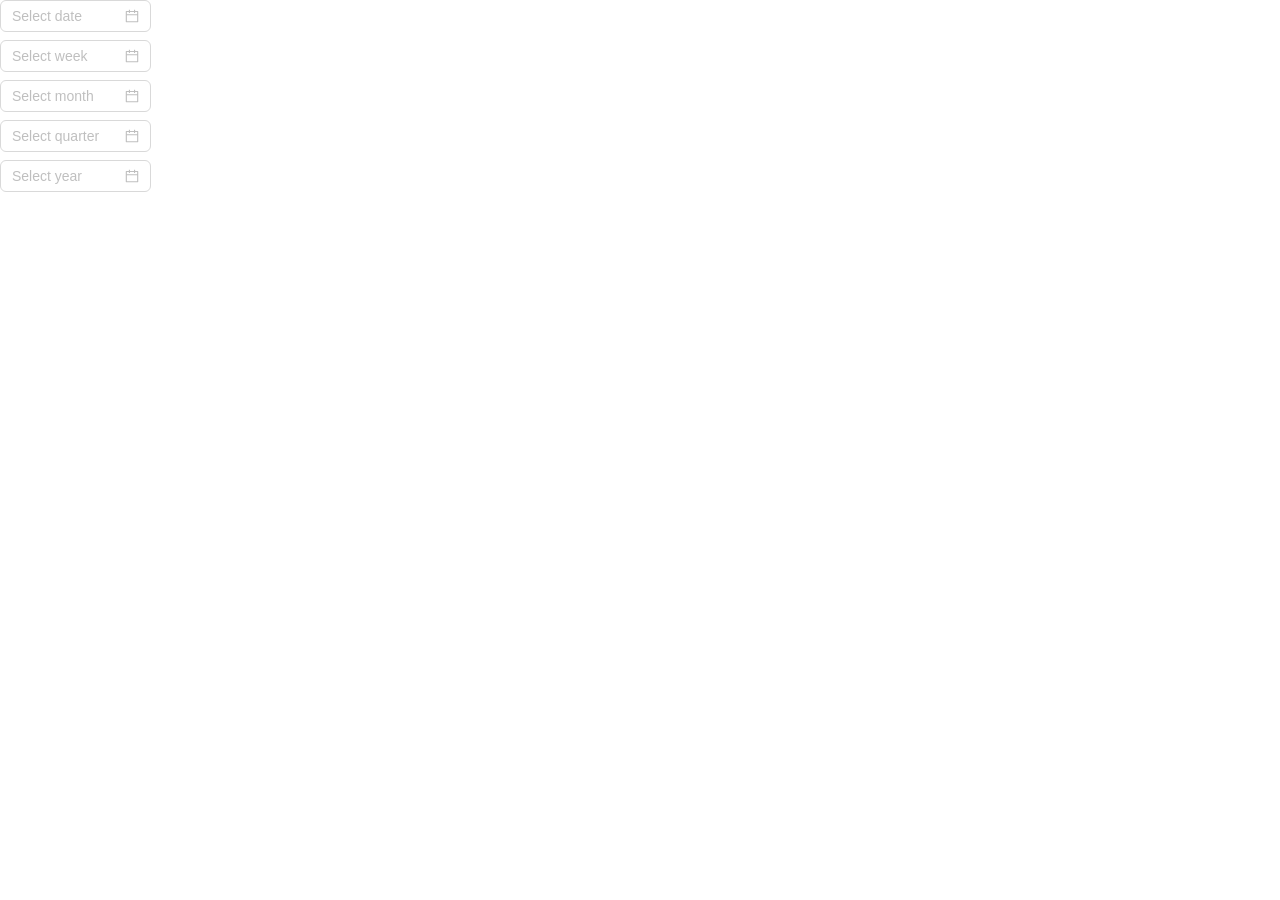
<file: react-vite-template/index.html>
<!DOCTYPE html>
<html lang="zh-cn">
    <head>
        <meta charset="UTF-8" />
        <link rel="icon" type="image/svg+xml" href="/react-vite-template/vite.svg" />
        <meta name="viewport" content="width=device-width, initial-scale=1.0, maximum-scale=1.0, user-scalable=0" />
        <title>Vite + React + TS</title>
      <script type="module" crossorigin src="/react-vite-template/assets/index-1df45824.js"></script>
      <link rel="stylesheet" href="/react-vite-template/assets/index-82c903e2.css">
      <script type="module">import.meta.url;import("_").catch(()=>1);async function* g(){};if(location.protocol!="file:"){window.__vite_is_modern_browser=true}</script>
      <script type="module">!function(){if(window.__vite_is_modern_browser)return;console.warn("vite: loading legacy chunks, syntax error above and the same error below should be ignored");var e=document.getElementById("vite-legacy-polyfill"),n=document.createElement("script");n.src=e.src,n.onload=function(){System.import(document.getElementById('vite-legacy-entry').getAttribute('data-src'))},document.body.appendChild(n)}();</script>
    </head>

    <body>
        <div id="app"></div>
        
      <script nomodule>!function(){var e=document,t=e.createElement("script");if(!("noModule"in t)&&"onbeforeload"in t){var n=!1;e.addEventListener("beforeload",(function(e){if(e.target===t)n=!0;else if(!e.target.hasAttribute("nomodule")||!n)return;e.preventDefault()}),!0),t.type="module",t.src=".",e.head.appendChild(t),t.remove()}}();</script>
      <script nomodule crossorigin id="vite-legacy-polyfill" src="/react-vite-template/assets/polyfills-legacy-3a605adf.js"></script>
      <script nomodule crossorigin id="vite-legacy-entry" data-src="/react-vite-template/assets/index-legacy-d4d777ad.js">System.import(document.getElementById('vite-legacy-entry').getAttribute('data-src'))</script>
    </body>
    <script>
        // 解决低版本安卓浏览器里报错 globalThis is not defined
        this.globalThis || (this.globalThis = this)
    </script>
</html>
</file>
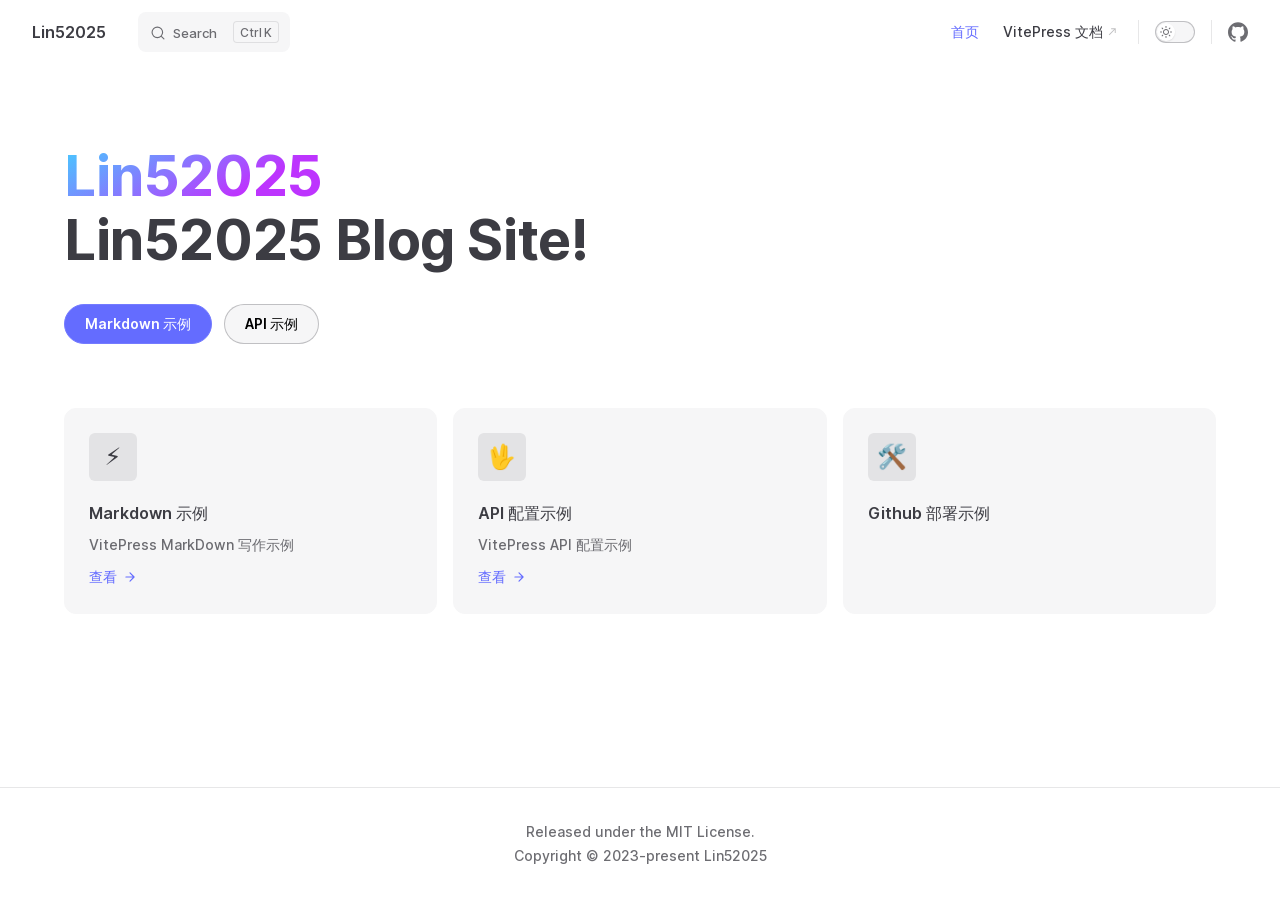
<file: vitepress/index.html>
<!DOCTYPE html>
<html lang="zh-CN" dir="ltr">
  <head>
    <meta charset="utf-8">
    <meta name="viewport" content="width=device-width,initial-scale=1">
    <title>Lin52025 | Lin52025</title>
    <meta name="description" content="Lin52025 Blog Site!">
    <link rel="preload stylesheet" href="/vitepress/assets/style.60c40e1f.css" as="style">
    <script type="module" src="/vitepress/assets/app.8406b510.js"></script>
    <link rel="preload" href="/vitepress/assets/inter-roman-latin.2ed14f66.woff2" as="font" type="font/woff2" crossorigin="">
  <link rel="modulepreload" href="/vitepress/assets/chunks/framework.716eacd7.js">
  <link rel="modulepreload" href="/vitepress/assets/chunks/theme.85854420.js">
  <link rel="modulepreload" href="/vitepress/assets/index.md.6f04a946.lean.js">
  <script id="check-dark-light">(()=>{const e=localStorage.getItem("vitepress-theme-appearance")||"auto",a=window.matchMedia("(prefers-color-scheme: dark)").matches;(!e||e==="auto"?a:e==="dark")&&document.documentElement.classList.add("dark")})();</script>
  </head>
  <body>
    <div id="app"><div class="Layout" data-v-1d113308><!--[--><!--]--><!--[--><span tabindex="-1" data-v-b1e5adb7></span><a href="#VPContent" class="VPSkipLink visually-hidden" data-v-b1e5adb7> Skip to content </a><!--]--><!----><header class="VPNav" data-v-1d113308 data-v-7c10a9e2><div class="VPNavBar" data-v-7c10a9e2 data-v-d474159f><div class="container" data-v-d474159f><div class="title" data-v-d474159f><div class="VPNavBarTitle" data-v-d474159f data-v-4b4b99f1><a class="title" href="/vitepress/" data-v-4b4b99f1><!--[--><!--]--><!----><!--[-->Lin52025<!--]--><!--[--><!--]--></a></div></div><div class="content" data-v-d474159f><div class="curtain" data-v-d474159f></div><div class="content-body" data-v-d474159f><!--[--><!--]--><div class="VPNavBarSearch search" style="--vp-meta-key:&#39;Meta&#39;;" data-v-d474159f><!--[--><!----><div id="local-search"><button type="button" class="DocSearch DocSearch-Button" aria-label="Search"><span class="DocSearch-Button-Container"><svg class="DocSearch-Search-Icon" width="20" height="20" viewBox="0 0 20 20" aria-label="search icon"><path d="M14.386 14.386l4.0877 4.0877-4.0877-4.0877c-2.9418 2.9419-7.7115 2.9419-10.6533 0-2.9419-2.9418-2.9419-7.7115 0-10.6533 2.9418-2.9419 7.7115-2.9419 10.6533 0 2.9419 2.9418 2.9419 7.7115 0 10.6533z" stroke="currentColor" fill="none" fill-rule="evenodd" stroke-linecap="round" stroke-linejoin="round"></path></svg><span class="DocSearch-Button-Placeholder">Search</span></span><span class="DocSearch-Button-Keys"><kbd class="DocSearch-Button-Key"></kbd><kbd class="DocSearch-Button-Key">K</kbd></span></button></div><!--]--></div><nav aria-labelledby="main-nav-aria-label" class="VPNavBarMenu menu" data-v-d474159f data-v-492ea56d><span id="main-nav-aria-label" class="visually-hidden" data-v-492ea56d>Main Navigation</span><!--[--><!--[--><a class="VPLink link VPNavBarMenuLink active" href="/vitepress/" tabindex="0" data-v-492ea56d data-v-42f218ec data-v-40bbea7a><!--[-->首页<!--]--><!----></a><!--]--><!--[--><a class="VPLink link VPNavBarMenuLink" href="https://vitepress.dev/" target="_blank" rel="noreferrer" tabindex="0" data-v-492ea56d data-v-42f218ec data-v-40bbea7a><!--[-->VitePress 文档<!--]--><svg xmlns="http://www.w3.org/2000/svg" aria-hidden="true" focusable="false" height="24px" viewbox="0 0 24 24" width="24px" class="icon" data-v-40bbea7a><path d="M0 0h24v24H0V0z" fill="none"></path><path d="M9 5v2h6.59L4 18.59 5.41 20 17 8.41V15h2V5H9z"></path></svg></a><!--]--><!--]--></nav><!----><div class="VPNavBarAppearance appearance" data-v-d474159f data-v-98566150><label title="toggle dark mode" data-v-98566150 data-v-12bb4a49><button class="VPSwitch VPSwitchAppearance" type="button" role="switch" aria-checked="false" data-v-12bb4a49 data-v-0832a754><span class="check" data-v-0832a754><span class="icon" data-v-0832a754><!--[--><svg xmlns="http://www.w3.org/2000/svg" aria-hidden="true" focusable="false" viewbox="0 0 24 24" class="sun" data-v-12bb4a49><path d="M12,18c-3.3,0-6-2.7-6-6s2.7-6,6-6s6,2.7,6,6S15.3,18,12,18zM12,8c-2.2,0-4,1.8-4,4c0,2.2,1.8,4,4,4c2.2,0,4-1.8,4-4C16,9.8,14.2,8,12,8z"></path><path d="M12,4c-0.6,0-1-0.4-1-1V1c0-0.6,0.4-1,1-1s1,0.4,1,1v2C13,3.6,12.6,4,12,4z"></path><path d="M12,24c-0.6,0-1-0.4-1-1v-2c0-0.6,0.4-1,1-1s1,0.4,1,1v2C13,23.6,12.6,24,12,24z"></path><path d="M5.6,6.6c-0.3,0-0.5-0.1-0.7-0.3L3.5,4.9c-0.4-0.4-0.4-1,0-1.4s1-0.4,1.4,0l1.4,1.4c0.4,0.4,0.4,1,0,1.4C6.2,6.5,5.9,6.6,5.6,6.6z"></path><path d="M19.8,20.8c-0.3,0-0.5-0.1-0.7-0.3l-1.4-1.4c-0.4-0.4-0.4-1,0-1.4s1-0.4,1.4,0l1.4,1.4c0.4,0.4,0.4,1,0,1.4C20.3,20.7,20,20.8,19.8,20.8z"></path><path d="M3,13H1c-0.6,0-1-0.4-1-1s0.4-1,1-1h2c0.6,0,1,0.4,1,1S3.6,13,3,13z"></path><path d="M23,13h-2c-0.6,0-1-0.4-1-1s0.4-1,1-1h2c0.6,0,1,0.4,1,1S23.6,13,23,13z"></path><path d="M4.2,20.8c-0.3,0-0.5-0.1-0.7-0.3c-0.4-0.4-0.4-1,0-1.4l1.4-1.4c0.4-0.4,1-0.4,1.4,0s0.4,1,0,1.4l-1.4,1.4C4.7,20.7,4.5,20.8,4.2,20.8z"></path><path d="M18.4,6.6c-0.3,0-0.5-0.1-0.7-0.3c-0.4-0.4-0.4-1,0-1.4l1.4-1.4c0.4-0.4,1-0.4,1.4,0s0.4,1,0,1.4l-1.4,1.4C18.9,6.5,18.6,6.6,18.4,6.6z"></path></svg><svg xmlns="http://www.w3.org/2000/svg" aria-hidden="true" focusable="false" viewbox="0 0 24 24" class="moon" data-v-12bb4a49><path d="M12.1,22c-0.3,0-0.6,0-0.9,0c-5.5-0.5-9.5-5.4-9-10.9c0.4-4.8,4.2-8.6,9-9c0.4,0,0.8,0.2,1,0.5c0.2,0.3,0.2,0.8-0.1,1.1c-2,2.7-1.4,6.4,1.3,8.4c2.1,1.6,5,1.6,7.1,0c0.3-0.2,0.7-0.3,1.1-0.1c0.3,0.2,0.5,0.6,0.5,1c-0.2,2.7-1.5,5.1-3.6,6.8C16.6,21.2,14.4,22,12.1,22zM9.3,4.4c-2.9,1-5,3.6-5.2,6.8c-0.4,4.4,2.8,8.3,7.2,8.7c2.1,0.2,4.2-0.4,5.8-1.8c1.1-0.9,1.9-2.1,2.4-3.4c-2.5,0.9-5.3,0.5-7.5-1.1C9.2,11.4,8.1,7.7,9.3,4.4z"></path></svg><!--]--></span></span></button></label></div><div class="VPSocialLinks VPNavBarSocialLinks social-links" data-v-d474159f data-v-164c457f data-v-5f80acc1><!--[--><a class="VPSocialLink" href="https://github.com/lin52025iq" aria-label="github" target="_blank" rel="noopener" data-v-5f80acc1 data-v-ac1ebd17><svg role="img" viewBox="0 0 24 24" xmlns="http://www.w3.org/2000/svg"><title>GitHub</title><path d="M12 .297c-6.63 0-12 5.373-12 12 0 5.303 3.438 9.8 8.205 11.385.6.113.82-.258.82-.577 0-.285-.01-1.04-.015-2.04-3.338.724-4.042-1.61-4.042-1.61C4.422 18.07 3.633 17.7 3.633 17.7c-1.087-.744.084-.729.084-.729 1.205.084 1.838 1.236 1.838 1.236 1.07 1.835 2.809 1.305 3.495.998.108-.776.417-1.305.76-1.605-2.665-.3-5.466-1.332-5.466-5.93 0-1.31.465-2.38 1.235-3.22-.135-.303-.54-1.523.105-3.176 0 0 1.005-.322 3.3 1.23.96-.267 1.98-.399 3-.405 1.02.006 2.04.138 3 .405 2.28-1.552 3.285-1.23 3.285-1.23.645 1.653.24 2.873.12 3.176.765.84 1.23 1.91 1.23 3.22 0 4.61-2.805 5.625-5.475 5.92.42.36.81 1.096.81 2.22 0 1.606-.015 2.896-.015 3.286 0 .315.21.69.825.57C20.565 22.092 24 17.592 24 12.297c0-6.627-5.373-12-12-12"/></svg></a><!--]--></div><div class="VPFlyout VPNavBarExtra extra" data-v-d474159f data-v-608cba8b data-v-e4ec5600><button type="button" class="button" aria-haspopup="true" aria-expanded="false" aria-label="extra navigation" data-v-e4ec5600><svg xmlns="http://www.w3.org/2000/svg" aria-hidden="true" focusable="false" viewbox="0 0 24 24" class="icon" data-v-e4ec5600><circle cx="12" cy="12" r="2"></circle><circle cx="19" cy="12" r="2"></circle><circle cx="5" cy="12" r="2"></circle></svg></button><div class="menu" data-v-e4ec5600><div class="VPMenu" data-v-e4ec5600 data-v-97491713><!----><!--[--><!--[--><!----><div class="group" data-v-608cba8b><div class="item appearance" data-v-608cba8b><p class="label" data-v-608cba8b>Appearance</p><div class="appearance-action" data-v-608cba8b><label title="toggle dark mode" data-v-608cba8b data-v-12bb4a49><button class="VPSwitch VPSwitchAppearance" type="button" role="switch" aria-checked="false" data-v-12bb4a49 data-v-0832a754><span class="check" data-v-0832a754><span class="icon" data-v-0832a754><!--[--><svg xmlns="http://www.w3.org/2000/svg" aria-hidden="true" focusable="false" viewbox="0 0 24 24" class="sun" data-v-12bb4a49><path d="M12,18c-3.3,0-6-2.7-6-6s2.7-6,6-6s6,2.7,6,6S15.3,18,12,18zM12,8c-2.2,0-4,1.8-4,4c0,2.2,1.8,4,4,4c2.2,0,4-1.8,4-4C16,9.8,14.2,8,12,8z"></path><path d="M12,4c-0.6,0-1-0.4-1-1V1c0-0.6,0.4-1,1-1s1,0.4,1,1v2C13,3.6,12.6,4,12,4z"></path><path d="M12,24c-0.6,0-1-0.4-1-1v-2c0-0.6,0.4-1,1-1s1,0.4,1,1v2C13,23.6,12.6,24,12,24z"></path><path d="M5.6,6.6c-0.3,0-0.5-0.1-0.7-0.3L3.5,4.9c-0.4-0.4-0.4-1,0-1.4s1-0.4,1.4,0l1.4,1.4c0.4,0.4,0.4,1,0,1.4C6.2,6.5,5.9,6.6,5.6,6.6z"></path><path d="M19.8,20.8c-0.3,0-0.5-0.1-0.7-0.3l-1.4-1.4c-0.4-0.4-0.4-1,0-1.4s1-0.4,1.4,0l1.4,1.4c0.4,0.4,0.4,1,0,1.4C20.3,20.7,20,20.8,19.8,20.8z"></path><path d="M3,13H1c-0.6,0-1-0.4-1-1s0.4-1,1-1h2c0.6,0,1,0.4,1,1S3.6,13,3,13z"></path><path d="M23,13h-2c-0.6,0-1-0.4-1-1s0.4-1,1-1h2c0.6,0,1,0.4,1,1S23.6,13,23,13z"></path><path d="M4.2,20.8c-0.3,0-0.5-0.1-0.7-0.3c-0.4-0.4-0.4-1,0-1.4l1.4-1.4c0.4-0.4,1-0.4,1.4,0s0.4,1,0,1.4l-1.4,1.4C4.7,20.7,4.5,20.8,4.2,20.8z"></path><path d="M18.4,6.6c-0.3,0-0.5-0.1-0.7-0.3c-0.4-0.4-0.4-1,0-1.4l1.4-1.4c0.4-0.4,1-0.4,1.4,0s0.4,1,0,1.4l-1.4,1.4C18.9,6.5,18.6,6.6,18.4,6.6z"></path></svg><svg xmlns="http://www.w3.org/2000/svg" aria-hidden="true" focusable="false" viewbox="0 0 24 24" class="moon" data-v-12bb4a49><path d="M12.1,22c-0.3,0-0.6,0-0.9,0c-5.5-0.5-9.5-5.4-9-10.9c0.4-4.8,4.2-8.6,9-9c0.4,0,0.8,0.2,1,0.5c0.2,0.3,0.2,0.8-0.1,1.1c-2,2.7-1.4,6.4,1.3,8.4c2.1,1.6,5,1.6,7.1,0c0.3-0.2,0.7-0.3,1.1-0.1c0.3,0.2,0.5,0.6,0.5,1c-0.2,2.7-1.5,5.1-3.6,6.8C16.6,21.2,14.4,22,12.1,22zM9.3,4.4c-2.9,1-5,3.6-5.2,6.8c-0.4,4.4,2.8,8.3,7.2,8.7c2.1,0.2,4.2-0.4,5.8-1.8c1.1-0.9,1.9-2.1,2.4-3.4c-2.5,0.9-5.3,0.5-7.5-1.1C9.2,11.4,8.1,7.7,9.3,4.4z"></path></svg><!--]--></span></span></button></label></div></div></div><div class="group" data-v-608cba8b><div class="item social-links" data-v-608cba8b><div class="VPSocialLinks social-links-list" data-v-608cba8b data-v-5f80acc1><!--[--><a class="VPSocialLink" href="https://github.com/lin52025iq" aria-label="github" target="_blank" rel="noopener" data-v-5f80acc1 data-v-ac1ebd17><svg role="img" viewBox="0 0 24 24" xmlns="http://www.w3.org/2000/svg"><title>GitHub</title><path d="M12 .297c-6.63 0-12 5.373-12 12 0 5.303 3.438 9.8 8.205 11.385.6.113.82-.258.82-.577 0-.285-.01-1.04-.015-2.04-3.338.724-4.042-1.61-4.042-1.61C4.422 18.07 3.633 17.7 3.633 17.7c-1.087-.744.084-.729.084-.729 1.205.084 1.838 1.236 1.838 1.236 1.07 1.835 2.809 1.305 3.495.998.108-.776.417-1.305.76-1.605-2.665-.3-5.466-1.332-5.466-5.93 0-1.31.465-2.38 1.235-3.22-.135-.303-.54-1.523.105-3.176 0 0 1.005-.322 3.3 1.23.96-.267 1.98-.399 3-.405 1.02.006 2.04.138 3 .405 2.28-1.552 3.285-1.23 3.285-1.23.645 1.653.24 2.873.12 3.176.765.84 1.23 1.91 1.23 3.22 0 4.61-2.805 5.625-5.475 5.92.42.36.81 1.096.81 2.22 0 1.606-.015 2.896-.015 3.286 0 .315.21.69.825.57C20.565 22.092 24 17.592 24 12.297c0-6.627-5.373-12-12-12"/></svg></a><!--]--></div></div></div><!--]--><!--]--></div></div></div><!--[--><!--]--><button type="button" class="VPNavBarHamburger hamburger" aria-label="mobile navigation" aria-expanded="false" aria-controls="VPNavScreen" data-v-d474159f data-v-5dea55bf><span class="container" data-v-5dea55bf><span class="top" data-v-5dea55bf></span><span class="middle" data-v-5dea55bf></span><span class="bottom" data-v-5dea55bf></span></span></button></div></div></div></div><!----></header><div class="VPLocalNav" data-v-1d113308 data-v-68fce447><!----><div class="VPLocalNavOutlineDropdown" style="--vp-vh:0px;" data-v-68fce447 data-v-7526cab1><button data-v-7526cab1>Return to top</button><!----></div></div><!----><div class="VPContent is-home" id="VPContent" data-v-1d113308 data-v-9d78bab4><div class="VPHome" data-v-9d78bab4 data-v-c3f834ca><!--[--><!--]--><div class="VPHero VPHomeHero" data-v-c3f834ca data-v-ef8a39f0><div class="container" data-v-ef8a39f0><div class="main" data-v-ef8a39f0><!--[--><h1 class="name" data-v-ef8a39f0><span class="clip" data-v-ef8a39f0>Lin52025</span></h1><p class="text" data-v-ef8a39f0>Lin52025 Blog Site!</p><!----><!--]--><div class="actions" data-v-ef8a39f0><!--[--><div class="action" data-v-ef8a39f0><a class="VPButton medium brand" href="/vitepress/example/markdown-examples" data-v-ef8a39f0 data-v-3b59a1dc>Markdown 示例</a></div><div class="action" data-v-ef8a39f0><a class="VPButton medium alt" href="/vitepress/example/api-examples" data-v-ef8a39f0 data-v-3b59a1dc>API 示例</a></div><!--]--></div></div><!----></div></div><!--[--><!--]--><!--[--><!--]--><div class="VPFeatures VPHomeFeatures" data-v-c3f834ca data-v-84141c71><div class="container" data-v-84141c71><div class="items" data-v-84141c71><!--[--><div class="grid-3 item" data-v-84141c71><a class="VPLink link VPFeature" href="/vitepress/example/markdown-examples" data-v-84141c71 data-v-13a88a6c data-v-40bbea7a><!--[--><article class="box" data-v-13a88a6c><div class="icon" data-v-13a88a6c>⚡️</div><h2 class="title" data-v-13a88a6c>Markdown 示例</h2><p class="details" data-v-13a88a6c>VitePress MarkDown 写作示例</p><div class="link-text" data-v-13a88a6c><p class="link-text-value" data-v-13a88a6c>查看 <svg xmlns="http://www.w3.org/2000/svg" viewbox="0 0 24 24" class="link-text-icon" data-v-13a88a6c><path d="M19.9,12.4c0.1-0.2,0.1-0.5,0-0.8c-0.1-0.1-0.1-0.2-0.2-0.3l-7-7c-0.4-0.4-1-0.4-1.4,0s-0.4,1,0,1.4l5.3,5.3H5c-0.6,0-1,0.4-1,1s0.4,1,1,1h11.6l-5.3,5.3c-0.4,0.4-0.4,1,0,1.4c0.2,0.2,0.5,0.3,0.7,0.3s0.5-0.1,0.7-0.3l7-7C19.8,12.6,19.9,12.5,19.9,12.4z"></path></svg></p></div></article><!--]--><!----></a></div><div class="grid-3 item" data-v-84141c71><a class="VPLink link VPFeature" href="/vitepress/example/api-examples" data-v-84141c71 data-v-13a88a6c data-v-40bbea7a><!--[--><article class="box" data-v-13a88a6c><div class="icon" data-v-13a88a6c>🖖</div><h2 class="title" data-v-13a88a6c>API 配置示例</h2><p class="details" data-v-13a88a6c>VitePress API 配置示例</p><div class="link-text" data-v-13a88a6c><p class="link-text-value" data-v-13a88a6c>查看 <svg xmlns="http://www.w3.org/2000/svg" viewbox="0 0 24 24" class="link-text-icon" data-v-13a88a6c><path d="M19.9,12.4c0.1-0.2,0.1-0.5,0-0.8c-0.1-0.1-0.1-0.2-0.2-0.3l-7-7c-0.4-0.4-1-0.4-1.4,0s-0.4,1,0,1.4l5.3,5.3H5c-0.6,0-1,0.4-1,1s0.4,1,1,1h11.6l-5.3,5.3c-0.4,0.4-0.4,1,0,1.4c0.2,0.2,0.5,0.3,0.7,0.3s0.5-0.1,0.7-0.3l7-7C19.8,12.6,19.9,12.5,19.9,12.4z"></path></svg></p></div></article><!--]--><!----></a></div><div class="grid-3 item" data-v-84141c71><a class="VPLink link VPFeature" href="/vitepress/git/github/deploy" data-v-84141c71 data-v-13a88a6c data-v-40bbea7a><!--[--><article class="box" data-v-13a88a6c><div class="icon" data-v-13a88a6c>🛠️</div><h2 class="title" data-v-13a88a6c>Github 部署示例</h2><!----><!----></article><!--]--><!----></a></div><!--]--></div></div></div><!--[--><!--]--><div style="position:relative;" data-v-c3f834ca><div></div></div></div></div><footer class="VPFooter" data-v-1d113308 data-v-c7eeb802><div class="container" data-v-c7eeb802><p class="message" data-v-c7eeb802>Released under the MIT License.</p><p class="copyright" data-v-c7eeb802>Copyright © 2023-present Lin52025</p></div></footer><!--[--><!--]--></div></div>
    <script>__VP_HASH_MAP__ = JSON.parse("{\"example_api-examples.md\":\"3dab5ca7\",\"front_notes.md\":\"3304ba35\",\"git_github_deploy.md\":\"db1b79ad\",\"git_github_external-repository-deploy.md\":\"a7eaef83\",\"index.md\":\"6f04a946\",\"notes_notes.md\":\"ecb5f337\",\"git_ssh_ssh-config.md\":\"9d3b9fa7\",\"python_conda.md\":\"7510d99c\",\"w3c_language_i18n.md\":\"caef4ea9\",\"example_markdown-examples.md\":\"0696618f\",\"rust_rust.md\":\"29d9d939\",\"example_component-demo.md\":\"98131380\",\"git_git-command.md\":\"4fe7bb0e\"}")
__VP_SITE_DATA__ = JSON.parse("{\"lang\":\"zh-CN\",\"dir\":\"ltr\",\"title\":\"Lin52025\",\"description\":\"Lin52025 Blog Site!\",\"base\":\"/vitepress/\",\"head\":[],\"appearance\":true,\"themeConfig\":{\"nav\":[{\"text\":\"首页\",\"link\":\"/\"},{\"text\":\"VitePress 文档\",\"link\":\"https://vitepress.dev/\"}],\"sidebar\":[{\"text\":\"VitePress 示例\",\"items\":[{\"text\":\"Markdown 示例\",\"link\":\"/example/markdown-examples\"},{\"text\":\"API 示例\",\"link\":\"/example/api-examples\"}]},{\"text\":\"Git\",\"items\":[{\"text\":\"Git 命令\",\"link\":\"/git/git-command\"},{\"text\":\"Github\",\"items\":[{\"text\":\"Github-Pages Deploy\",\"link\":\"/git/github/deploy\"},{\"text\":\"External Repository Deploy\",\"link\":\"/git/github/external-repository-deploy\"}]}]},{\"text\":\"W3c\",\"items\":[{\"text\":\"国际化\",\"link\":\"/w3c/language/i18n\"}]}],\"search\":{\"provider\":\"local\",\"options\":{\"locales\":{\"zh\":{\"translations\":{\"button\":{\"buttonText\":\"搜索文档\",\"buttonAriaLabel\":\"搜索文档\"},\"modal\":{\"noResultsText\":\"无法找到相关结果\",\"resetButtonTitle\":\"清除查询条件\",\"footer\":{\"selectText\":\"选择\",\"navigateText\":\"切换\"}}}}}}},\"editLink\":{\"pattern\":\"https://github.com/lin52025i/lin52025-vitepress/tree/master/docs/src/:path\",\"text\":\"在 GitHub 上编辑此页面\"},\"socialLinks\":[{\"icon\":\"github\",\"link\":\"https://github.com/lin52025iq\"}],\"footer\":{\"message\":\"Released under the MIT License.\",\"copyright\":\"Copyright © 2023-present Lin52025\"},\"docFooter\":{\"prev\":\"上一页\",\"next\":\"下一页\"},\"lastUpdatedText\":\"上次更新时间\"},\"locales\":{},\"scrollOffset\":90,\"cleanUrls\":true}")</script>
    
  </body>
</html>
</file>
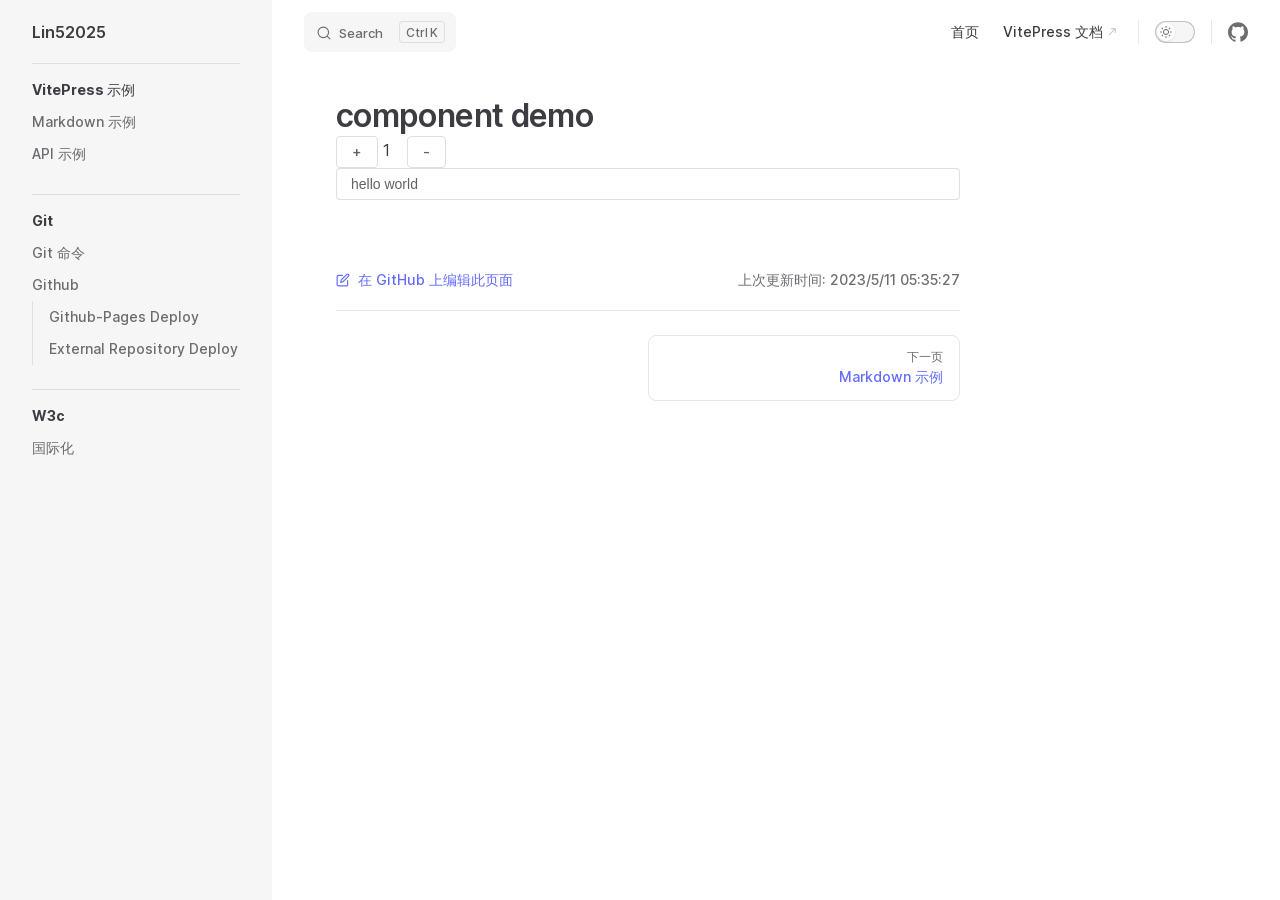
<file: vitepress/example/component-demo.html>
<!DOCTYPE html>
<html lang="zh-CN" dir="ltr">
  <head>
    <meta charset="utf-8">
    <meta name="viewport" content="width=device-width,initial-scale=1">
    <title>component demo | Lin52025</title>
    <meta name="description" content="Lin52025 Blog Site!">
    <link rel="preload stylesheet" href="/vitepress/assets/style.60c40e1f.css" as="style">
    <script type="module" src="/vitepress/assets/app.8406b510.js"></script>
    <link rel="preload" href="/vitepress/assets/inter-roman-latin.2ed14f66.woff2" as="font" type="font/woff2" crossorigin="">
  <link rel="modulepreload" href="/vitepress/assets/chunks/framework.716eacd7.js">
  <link rel="modulepreload" href="/vitepress/assets/chunks/theme.85854420.js">
  <link rel="modulepreload" href="/vitepress/assets/example_component-demo.md.98131380.lean.js">
  <script id="check-dark-light">(()=>{const e=localStorage.getItem("vitepress-theme-appearance")||"auto",a=window.matchMedia("(prefers-color-scheme: dark)").matches;(!e||e==="auto"?a:e==="dark")&&document.documentElement.classList.add("dark")})();</script>
  </head>
  <body>
    <div id="app"><div class="Layout" data-v-1d113308><!--[--><!--]--><!--[--><span tabindex="-1" data-v-b1e5adb7></span><a href="#VPContent" class="VPSkipLink visually-hidden" data-v-b1e5adb7> Skip to content </a><!--]--><!----><header class="VPNav" data-v-1d113308 data-v-7c10a9e2><div class="VPNavBar has-sidebar" data-v-7c10a9e2 data-v-d474159f><div class="container" data-v-d474159f><div class="title" data-v-d474159f><div class="VPNavBarTitle has-sidebar" data-v-d474159f data-v-4b4b99f1><a class="title" href="/vitepress/" data-v-4b4b99f1><!--[--><!--]--><!----><!--[-->Lin52025<!--]--><!--[--><!--]--></a></div></div><div class="content" data-v-d474159f><div class="curtain" data-v-d474159f></div><div class="content-body" data-v-d474159f><!--[--><!--]--><div class="VPNavBarSearch search" style="--vp-meta-key:&#39;Meta&#39;;" data-v-d474159f><!--[--><!----><div id="local-search"><button type="button" class="DocSearch DocSearch-Button" aria-label="Search"><span class="DocSearch-Button-Container"><svg class="DocSearch-Search-Icon" width="20" height="20" viewBox="0 0 20 20" aria-label="search icon"><path d="M14.386 14.386l4.0877 4.0877-4.0877-4.0877c-2.9418 2.9419-7.7115 2.9419-10.6533 0-2.9419-2.9418-2.9419-7.7115 0-10.6533 2.9418-2.9419 7.7115-2.9419 10.6533 0 2.9419 2.9418 2.9419 7.7115 0 10.6533z" stroke="currentColor" fill="none" fill-rule="evenodd" stroke-linecap="round" stroke-linejoin="round"></path></svg><span class="DocSearch-Button-Placeholder">Search</span></span><span class="DocSearch-Button-Keys"><kbd class="DocSearch-Button-Key"></kbd><kbd class="DocSearch-Button-Key">K</kbd></span></button></div><!--]--></div><nav aria-labelledby="main-nav-aria-label" class="VPNavBarMenu menu" data-v-d474159f data-v-492ea56d><span id="main-nav-aria-label" class="visually-hidden" data-v-492ea56d>Main Navigation</span><!--[--><!--[--><a class="VPLink link VPNavBarMenuLink" href="/vitepress/" tabindex="0" data-v-492ea56d data-v-42f218ec data-v-40bbea7a><!--[-->首页<!--]--><!----></a><!--]--><!--[--><a class="VPLink link VPNavBarMenuLink" href="https://vitepress.dev/" target="_blank" rel="noreferrer" tabindex="0" data-v-492ea56d data-v-42f218ec data-v-40bbea7a><!--[-->VitePress 文档<!--]--><svg xmlns="http://www.w3.org/2000/svg" aria-hidden="true" focusable="false" height="24px" viewbox="0 0 24 24" width="24px" class="icon" data-v-40bbea7a><path d="M0 0h24v24H0V0z" fill="none"></path><path d="M9 5v2h6.59L4 18.59 5.41 20 17 8.41V15h2V5H9z"></path></svg></a><!--]--><!--]--></nav><!----><div class="VPNavBarAppearance appearance" data-v-d474159f data-v-98566150><label title="toggle dark mode" data-v-98566150 data-v-12bb4a49><button class="VPSwitch VPSwitchAppearance" type="button" role="switch" aria-checked="false" data-v-12bb4a49 data-v-0832a754><span class="check" data-v-0832a754><span class="icon" data-v-0832a754><!--[--><svg xmlns="http://www.w3.org/2000/svg" aria-hidden="true" focusable="false" viewbox="0 0 24 24" class="sun" data-v-12bb4a49><path d="M12,18c-3.3,0-6-2.7-6-6s2.7-6,6-6s6,2.7,6,6S15.3,18,12,18zM12,8c-2.2,0-4,1.8-4,4c0,2.2,1.8,4,4,4c2.2,0,4-1.8,4-4C16,9.8,14.2,8,12,8z"></path><path d="M12,4c-0.6,0-1-0.4-1-1V1c0-0.6,0.4-1,1-1s1,0.4,1,1v2C13,3.6,12.6,4,12,4z"></path><path d="M12,24c-0.6,0-1-0.4-1-1v-2c0-0.6,0.4-1,1-1s1,0.4,1,1v2C13,23.6,12.6,24,12,24z"></path><path d="M5.6,6.6c-0.3,0-0.5-0.1-0.7-0.3L3.5,4.9c-0.4-0.4-0.4-1,0-1.4s1-0.4,1.4,0l1.4,1.4c0.4,0.4,0.4,1,0,1.4C6.2,6.5,5.9,6.6,5.6,6.6z"></path><path d="M19.8,20.8c-0.3,0-0.5-0.1-0.7-0.3l-1.4-1.4c-0.4-0.4-0.4-1,0-1.4s1-0.4,1.4,0l1.4,1.4c0.4,0.4,0.4,1,0,1.4C20.3,20.7,20,20.8,19.8,20.8z"></path><path d="M3,13H1c-0.6,0-1-0.4-1-1s0.4-1,1-1h2c0.6,0,1,0.4,1,1S3.6,13,3,13z"></path><path d="M23,13h-2c-0.6,0-1-0.4-1-1s0.4-1,1-1h2c0.6,0,1,0.4,1,1S23.6,13,23,13z"></path><path d="M4.2,20.8c-0.3,0-0.5-0.1-0.7-0.3c-0.4-0.4-0.4-1,0-1.4l1.4-1.4c0.4-0.4,1-0.4,1.4,0s0.4,1,0,1.4l-1.4,1.4C4.7,20.7,4.5,20.8,4.2,20.8z"></path><path d="M18.4,6.6c-0.3,0-0.5-0.1-0.7-0.3c-0.4-0.4-0.4-1,0-1.4l1.4-1.4c0.4-0.4,1-0.4,1.4,0s0.4,1,0,1.4l-1.4,1.4C18.9,6.5,18.6,6.6,18.4,6.6z"></path></svg><svg xmlns="http://www.w3.org/2000/svg" aria-hidden="true" focusable="false" viewbox="0 0 24 24" class="moon" data-v-12bb4a49><path d="M12.1,22c-0.3,0-0.6,0-0.9,0c-5.5-0.5-9.5-5.4-9-10.9c0.4-4.8,4.2-8.6,9-9c0.4,0,0.8,0.2,1,0.5c0.2,0.3,0.2,0.8-0.1,1.1c-2,2.7-1.4,6.4,1.3,8.4c2.1,1.6,5,1.6,7.1,0c0.3-0.2,0.7-0.3,1.1-0.1c0.3,0.2,0.5,0.6,0.5,1c-0.2,2.7-1.5,5.1-3.6,6.8C16.6,21.2,14.4,22,12.1,22zM9.3,4.4c-2.9,1-5,3.6-5.2,6.8c-0.4,4.4,2.8,8.3,7.2,8.7c2.1,0.2,4.2-0.4,5.8-1.8c1.1-0.9,1.9-2.1,2.4-3.4c-2.5,0.9-5.3,0.5-7.5-1.1C9.2,11.4,8.1,7.7,9.3,4.4z"></path></svg><!--]--></span></span></button></label></div><div class="VPSocialLinks VPNavBarSocialLinks social-links" data-v-d474159f data-v-164c457f data-v-5f80acc1><!--[--><a class="VPSocialLink" href="https://github.com/lin52025iq" aria-label="github" target="_blank" rel="noopener" data-v-5f80acc1 data-v-ac1ebd17><svg role="img" viewBox="0 0 24 24" xmlns="http://www.w3.org/2000/svg"><title>GitHub</title><path d="M12 .297c-6.63 0-12 5.373-12 12 0 5.303 3.438 9.8 8.205 11.385.6.113.82-.258.82-.577 0-.285-.01-1.04-.015-2.04-3.338.724-4.042-1.61-4.042-1.61C4.422 18.07 3.633 17.7 3.633 17.7c-1.087-.744.084-.729.084-.729 1.205.084 1.838 1.236 1.838 1.236 1.07 1.835 2.809 1.305 3.495.998.108-.776.417-1.305.76-1.605-2.665-.3-5.466-1.332-5.466-5.93 0-1.31.465-2.38 1.235-3.22-.135-.303-.54-1.523.105-3.176 0 0 1.005-.322 3.3 1.23.96-.267 1.98-.399 3-.405 1.02.006 2.04.138 3 .405 2.28-1.552 3.285-1.23 3.285-1.23.645 1.653.24 2.873.12 3.176.765.84 1.23 1.91 1.23 3.22 0 4.61-2.805 5.625-5.475 5.92.42.36.81 1.096.81 2.22 0 1.606-.015 2.896-.015 3.286 0 .315.21.69.825.57C20.565 22.092 24 17.592 24 12.297c0-6.627-5.373-12-12-12"/></svg></a><!--]--></div><div class="VPFlyout VPNavBarExtra extra" data-v-d474159f data-v-608cba8b data-v-e4ec5600><button type="button" class="button" aria-haspopup="true" aria-expanded="false" aria-label="extra navigation" data-v-e4ec5600><svg xmlns="http://www.w3.org/2000/svg" aria-hidden="true" focusable="false" viewbox="0 0 24 24" class="icon" data-v-e4ec5600><circle cx="12" cy="12" r="2"></circle><circle cx="19" cy="12" r="2"></circle><circle cx="5" cy="12" r="2"></circle></svg></button><div class="menu" data-v-e4ec5600><div class="VPMenu" data-v-e4ec5600 data-v-97491713><!----><!--[--><!--[--><!----><div class="group" data-v-608cba8b><div class="item appearance" data-v-608cba8b><p class="label" data-v-608cba8b>Appearance</p><div class="appearance-action" data-v-608cba8b><label title="toggle dark mode" data-v-608cba8b data-v-12bb4a49><button class="VPSwitch VPSwitchAppearance" type="button" role="switch" aria-checked="false" data-v-12bb4a49 data-v-0832a754><span class="check" data-v-0832a754><span class="icon" data-v-0832a754><!--[--><svg xmlns="http://www.w3.org/2000/svg" aria-hidden="true" focusable="false" viewbox="0 0 24 24" class="sun" data-v-12bb4a49><path d="M12,18c-3.3,0-6-2.7-6-6s2.7-6,6-6s6,2.7,6,6S15.3,18,12,18zM12,8c-2.2,0-4,1.8-4,4c0,2.2,1.8,4,4,4c2.2,0,4-1.8,4-4C16,9.8,14.2,8,12,8z"></path><path d="M12,4c-0.6,0-1-0.4-1-1V1c0-0.6,0.4-1,1-1s1,0.4,1,1v2C13,3.6,12.6,4,12,4z"></path><path d="M12,24c-0.6,0-1-0.4-1-1v-2c0-0.6,0.4-1,1-1s1,0.4,1,1v2C13,23.6,12.6,24,12,24z"></path><path d="M5.6,6.6c-0.3,0-0.5-0.1-0.7-0.3L3.5,4.9c-0.4-0.4-0.4-1,0-1.4s1-0.4,1.4,0l1.4,1.4c0.4,0.4,0.4,1,0,1.4C6.2,6.5,5.9,6.6,5.6,6.6z"></path><path d="M19.8,20.8c-0.3,0-0.5-0.1-0.7-0.3l-1.4-1.4c-0.4-0.4-0.4-1,0-1.4s1-0.4,1.4,0l1.4,1.4c0.4,0.4,0.4,1,0,1.4C20.3,20.7,20,20.8,19.8,20.8z"></path><path d="M3,13H1c-0.6,0-1-0.4-1-1s0.4-1,1-1h2c0.6,0,1,0.4,1,1S3.6,13,3,13z"></path><path d="M23,13h-2c-0.6,0-1-0.4-1-1s0.4-1,1-1h2c0.6,0,1,0.4,1,1S23.6,13,23,13z"></path><path d="M4.2,20.8c-0.3,0-0.5-0.1-0.7-0.3c-0.4-0.4-0.4-1,0-1.4l1.4-1.4c0.4-0.4,1-0.4,1.4,0s0.4,1,0,1.4l-1.4,1.4C4.7,20.7,4.5,20.8,4.2,20.8z"></path><path d="M18.4,6.6c-0.3,0-0.5-0.1-0.7-0.3c-0.4-0.4-0.4-1,0-1.4l1.4-1.4c0.4-0.4,1-0.4,1.4,0s0.4,1,0,1.4l-1.4,1.4C18.9,6.5,18.6,6.6,18.4,6.6z"></path></svg><svg xmlns="http://www.w3.org/2000/svg" aria-hidden="true" focusable="false" viewbox="0 0 24 24" class="moon" data-v-12bb4a49><path d="M12.1,22c-0.3,0-0.6,0-0.9,0c-5.5-0.5-9.5-5.4-9-10.9c0.4-4.8,4.2-8.6,9-9c0.4,0,0.8,0.2,1,0.5c0.2,0.3,0.2,0.8-0.1,1.1c-2,2.7-1.4,6.4,1.3,8.4c2.1,1.6,5,1.6,7.1,0c0.3-0.2,0.7-0.3,1.1-0.1c0.3,0.2,0.5,0.6,0.5,1c-0.2,2.7-1.5,5.1-3.6,6.8C16.6,21.2,14.4,22,12.1,22zM9.3,4.4c-2.9,1-5,3.6-5.2,6.8c-0.4,4.4,2.8,8.3,7.2,8.7c2.1,0.2,4.2-0.4,5.8-1.8c1.1-0.9,1.9-2.1,2.4-3.4c-2.5,0.9-5.3,0.5-7.5-1.1C9.2,11.4,8.1,7.7,9.3,4.4z"></path></svg><!--]--></span></span></button></label></div></div></div><div class="group" data-v-608cba8b><div class="item social-links" data-v-608cba8b><div class="VPSocialLinks social-links-list" data-v-608cba8b data-v-5f80acc1><!--[--><a class="VPSocialLink" href="https://github.com/lin52025iq" aria-label="github" target="_blank" rel="noopener" data-v-5f80acc1 data-v-ac1ebd17><svg role="img" viewBox="0 0 24 24" xmlns="http://www.w3.org/2000/svg"><title>GitHub</title><path d="M12 .297c-6.63 0-12 5.373-12 12 0 5.303 3.438 9.8 8.205 11.385.6.113.82-.258.82-.577 0-.285-.01-1.04-.015-2.04-3.338.724-4.042-1.61-4.042-1.61C4.422 18.07 3.633 17.7 3.633 17.7c-1.087-.744.084-.729.084-.729 1.205.084 1.838 1.236 1.838 1.236 1.07 1.835 2.809 1.305 3.495.998.108-.776.417-1.305.76-1.605-2.665-.3-5.466-1.332-5.466-5.93 0-1.31.465-2.38 1.235-3.22-.135-.303-.54-1.523.105-3.176 0 0 1.005-.322 3.3 1.23.96-.267 1.98-.399 3-.405 1.02.006 2.04.138 3 .405 2.28-1.552 3.285-1.23 3.285-1.23.645 1.653.24 2.873.12 3.176.765.84 1.23 1.91 1.23 3.22 0 4.61-2.805 5.625-5.475 5.92.42.36.81 1.096.81 2.22 0 1.606-.015 2.896-.015 3.286 0 .315.21.69.825.57C20.565 22.092 24 17.592 24 12.297c0-6.627-5.373-12-12-12"/></svg></a><!--]--></div></div></div><!--]--><!--]--></div></div></div><!--[--><!--]--><button type="button" class="VPNavBarHamburger hamburger" aria-label="mobile navigation" aria-expanded="false" aria-controls="VPNavScreen" data-v-d474159f data-v-5dea55bf><span class="container" data-v-5dea55bf><span class="top" data-v-5dea55bf></span><span class="middle" data-v-5dea55bf></span><span class="bottom" data-v-5dea55bf></span></span></button></div></div></div></div><!----></header><div class="VPLocalNav" data-v-1d113308 data-v-68fce447><button class="menu" aria-expanded="false" aria-controls="VPSidebarNav" data-v-68fce447><svg xmlns="http://www.w3.org/2000/svg" aria-hidden="true" focusable="false" viewbox="0 0 24 24" class="menu-icon" data-v-68fce447><path d="M17,11H3c-0.6,0-1-0.4-1-1s0.4-1,1-1h14c0.6,0,1,0.4,1,1S17.6,11,17,11z"></path><path d="M21,7H3C2.4,7,2,6.6,2,6s0.4-1,1-1h18c0.6,0,1,0.4,1,1S21.6,7,21,7z"></path><path d="M21,15H3c-0.6,0-1-0.4-1-1s0.4-1,1-1h18c0.6,0,1,0.4,1,1S21.6,15,21,15z"></path><path d="M17,19H3c-0.6,0-1-0.4-1-1s0.4-1,1-1h14c0.6,0,1,0.4,1,1S17.6,19,17,19z"></path></svg><span class="menu-text" data-v-68fce447>Menu</span></button><div class="VPLocalNavOutlineDropdown" style="--vp-vh:0px;" data-v-68fce447 data-v-7526cab1><button data-v-7526cab1>Return to top</button><!----></div></div><aside class="VPSidebar" data-v-1d113308 data-v-51eb5e05><div class="curtain" data-v-51eb5e05></div><nav class="nav" id="VPSidebarNav" aria-labelledby="sidebar-aria-label" tabindex="-1" data-v-51eb5e05><span class="visually-hidden" id="sidebar-aria-label" data-v-51eb5e05> Sidebar Navigation </span><!--[--><!--]--><!--[--><div class="group" data-v-51eb5e05><section class="VPSidebarItem level-0" data-v-51eb5e05 data-v-9a82e1d6><div class="item" role="button" tabindex="0" data-v-9a82e1d6><div class="indicator" data-v-9a82e1d6></div><h2 class="text" data-v-9a82e1d6>VitePress 示例</h2><!----></div><div class="items" data-v-9a82e1d6><!--[--><div class="VPSidebarItem level-1 is-link" data-v-9a82e1d6 data-v-9a82e1d6><div class="item" data-v-9a82e1d6><div class="indicator" data-v-9a82e1d6></div><a class="VPLink link link" href="/vitepress/example/markdown-examples" data-v-9a82e1d6 data-v-40bbea7a><!--[--><p class="text" data-v-9a82e1d6>Markdown 示例</p><!--]--><!----></a><!----></div><!----></div><div class="VPSidebarItem level-1 is-link" data-v-9a82e1d6 data-v-9a82e1d6><div class="item" data-v-9a82e1d6><div class="indicator" data-v-9a82e1d6></div><a class="VPLink link link" href="/vitepress/example/api-examples" data-v-9a82e1d6 data-v-40bbea7a><!--[--><p class="text" data-v-9a82e1d6>API 示例</p><!--]--><!----></a><!----></div><!----></div><!--]--></div></section></div><div class="group" data-v-51eb5e05><section class="VPSidebarItem level-0" data-v-51eb5e05 data-v-9a82e1d6><div class="item" role="button" tabindex="0" data-v-9a82e1d6><div class="indicator" data-v-9a82e1d6></div><h2 class="text" data-v-9a82e1d6>Git</h2><!----></div><div class="items" data-v-9a82e1d6><!--[--><div class="VPSidebarItem level-1 is-link" data-v-9a82e1d6 data-v-9a82e1d6><div class="item" data-v-9a82e1d6><div class="indicator" data-v-9a82e1d6></div><a class="VPLink link link" href="/vitepress/git/git-command" data-v-9a82e1d6 data-v-40bbea7a><!--[--><p class="text" data-v-9a82e1d6>Git 命令</p><!--]--><!----></a><!----></div><!----></div><section class="VPSidebarItem level-1" data-v-9a82e1d6 data-v-9a82e1d6><div class="item" role="button" tabindex="0" data-v-9a82e1d6><div class="indicator" data-v-9a82e1d6></div><h3 class="text" data-v-9a82e1d6>Github</h3><!----></div><div class="items" data-v-9a82e1d6><!--[--><div class="VPSidebarItem level-2 is-link" data-v-9a82e1d6 data-v-9a82e1d6><div class="item" data-v-9a82e1d6><div class="indicator" data-v-9a82e1d6></div><a class="VPLink link link" href="/vitepress/git/github/deploy" data-v-9a82e1d6 data-v-40bbea7a><!--[--><p class="text" data-v-9a82e1d6>Github-Pages Deploy</p><!--]--><!----></a><!----></div><!----></div><div class="VPSidebarItem level-2 is-link" data-v-9a82e1d6 data-v-9a82e1d6><div class="item" data-v-9a82e1d6><div class="indicator" data-v-9a82e1d6></div><a class="VPLink link link" href="/vitepress/git/github/external-repository-deploy" data-v-9a82e1d6 data-v-40bbea7a><!--[--><p class="text" data-v-9a82e1d6>External Repository Deploy</p><!--]--><!----></a><!----></div><!----></div><!--]--></div></section><!--]--></div></section></div><div class="group" data-v-51eb5e05><section class="VPSidebarItem level-0" data-v-51eb5e05 data-v-9a82e1d6><div class="item" role="button" tabindex="0" data-v-9a82e1d6><div class="indicator" data-v-9a82e1d6></div><h2 class="text" data-v-9a82e1d6>W3c</h2><!----></div><div class="items" data-v-9a82e1d6><!--[--><div class="VPSidebarItem level-1 is-link" data-v-9a82e1d6 data-v-9a82e1d6><div class="item" data-v-9a82e1d6><div class="indicator" data-v-9a82e1d6></div><a class="VPLink link link" href="/vitepress/w3c/language/i18n" data-v-9a82e1d6 data-v-40bbea7a><!--[--><p class="text" data-v-9a82e1d6>国际化</p><!--]--><!----></a><!----></div><!----></div><!--]--></div></section></div><!--]--><!--[--><!--]--></nav></aside><div class="VPContent has-sidebar" id="VPContent" data-v-1d113308 data-v-9d78bab4><div class="VPDoc has-sidebar has-aside" data-v-9d78bab4 data-v-39b3cdb2><!--[--><!--]--><div class="container" data-v-39b3cdb2><div class="aside" data-v-39b3cdb2><div class="aside-curtain" data-v-39b3cdb2></div><div class="aside-container" data-v-39b3cdb2><div class="aside-content" data-v-39b3cdb2><div class="VPDocAside" data-v-39b3cdb2 data-v-6d7b3c46><!--[--><!--]--><!--[--><!--]--><div class="VPDocAsideOutline" data-v-6d7b3c46 data-v-9bb6ddc9><div class="content" data-v-9bb6ddc9><div class="outline-marker" data-v-9bb6ddc9></div><div class="outline-title" data-v-9bb6ddc9>On this page</div><nav aria-labelledby="doc-outline-aria-label" data-v-9bb6ddc9><span class="visually-hidden" id="doc-outline-aria-label" data-v-9bb6ddc9> Table of Contents for current page </span><ul class="root" data-v-9bb6ddc9 data-v-c8abb991><!--[--><!--]--></ul></nav></div></div><!--[--><!--]--><div class="spacer" data-v-6d7b3c46></div><!--[--><!--]--><!----><!--[--><!--]--><!--[--><!--]--></div></div></div></div><div class="content" data-v-39b3cdb2><div class="content-container" data-v-39b3cdb2><!--[--><!--]--><!----><main class="main" data-v-39b3cdb2><div style="position:relative;" class="vp-doc _vitepress_example_component-demo" data-v-39b3cdb2><div><h1 id="component-demo" tabindex="-1">component demo <a class="header-anchor" href="#component-demo" aria-label="Permalink to &quot;component demo&quot;">​</a></h1><!--[--><div><button ariadisabled="false" type="button" class="el-button" style=""><!--v-if--><span class=""><!--[-->+<!--]--></span></button> 1 <button ariadisabled="false" type="button" class="el-button" style=""><!--v-if--><span class=""><!--[-->-<!--]--></span></button></div><div class="el-input" style=""><!-- input --><!--[--><!-- prepend slot --><!--v-if--><div class="el-input__wrapper"><!-- prefix slot --><!--v-if--><input class="el-input__inner" type="text" autocomplete="off" tabindex="0" style=""><!-- suffix slot --><!--v-if--></div><!-- append slot --><!--v-if--><!--]--></div><!--]--></div></div></main><footer class="VPDocFooter" data-v-39b3cdb2 data-v-10d8714f><!--[--><!--]--><div class="edit-info" data-v-10d8714f><div class="edit-link" data-v-10d8714f><a class="VPLink link edit-link-button" href="https://github.com/lin52025i/lin52025-vitepress/tree/master/docs/src/example/component-demo.md" target="_blank" rel="noreferrer" data-v-10d8714f data-v-40bbea7a><!--[--><svg xmlns="http://www.w3.org/2000/svg" viewbox="0 0 24 24" class="edit-link-icon" aria-label="edit icon" data-v-10d8714f><path d="M18,23H4c-1.7,0-3-1.3-3-3V6c0-1.7,1.3-3,3-3h7c0.6,0,1,0.4,1,1s-0.4,1-1,1H4C3.4,5,3,5.4,3,6v14c0,0.6,0.4,1,1,1h14c0.6,0,1-0.4,1-1v-7c0-0.6,0.4-1,1-1s1,0.4,1,1v7C21,21.7,19.7,23,18,23z"></path><path d="M8,17c-0.3,0-0.5-0.1-0.7-0.3C7,16.5,6.9,16.1,7,15.8l1-4c0-0.2,0.1-0.3,0.3-0.5l9.5-9.5c1.2-1.2,3.2-1.2,4.4,0c1.2,1.2,1.2,3.2,0,4.4l-9.5,9.5c-0.1,0.1-0.3,0.2-0.5,0.3l-4,1C8.2,17,8.1,17,8,17zM9.9,12.5l-0.5,2.1l2.1-0.5l9.3-9.3c0.4-0.4,0.4-1.1,0-1.6c-0.4-0.4-1.2-0.4-1.6,0l0,0L9.9,12.5z M18.5,2.5L18.5,2.5L18.5,2.5z"></path></svg> 在 GitHub 上编辑此页面<!--]--><!----></a></div><div class="last-updated" data-v-10d8714f><p class="VPLastUpdated" data-v-10d8714f data-v-f84fa165>上次更新时间: <time datetime="2023-05-11T05:35:27.000Z" data-v-f84fa165></time></p></div></div><div class="prev-next" data-v-10d8714f><div class="pager" data-v-10d8714f><!----></div><div class="pager" data-v-10d8714f><a class="pager-link next" href="/vitepress/example/markdown-examples" data-v-10d8714f><span class="desc" data-v-10d8714f>下一页</span><span class="title" data-v-10d8714f>Markdown 示例</span></a></div></div></footer><!--[--><!--]--></div></div></div><!--[--><!--]--></div></div><footer class="VPFooter has-sidebar" data-v-1d113308 data-v-c7eeb802><div class="container" data-v-c7eeb802><p class="message" data-v-c7eeb802>Released under the MIT License.</p><p class="copyright" data-v-c7eeb802>Copyright © 2023-present Lin52025</p></div></footer><!--[--><!--]--></div></div>
    <script>__VP_HASH_MAP__ = JSON.parse("{\"example_api-examples.md\":\"3dab5ca7\",\"front_notes.md\":\"3304ba35\",\"git_github_deploy.md\":\"db1b79ad\",\"git_github_external-repository-deploy.md\":\"a7eaef83\",\"index.md\":\"6f04a946\",\"notes_notes.md\":\"ecb5f337\",\"git_ssh_ssh-config.md\":\"9d3b9fa7\",\"python_conda.md\":\"7510d99c\",\"w3c_language_i18n.md\":\"caef4ea9\",\"example_markdown-examples.md\":\"0696618f\",\"rust_rust.md\":\"29d9d939\",\"example_component-demo.md\":\"98131380\",\"git_git-command.md\":\"4fe7bb0e\"}")
__VP_SITE_DATA__ = JSON.parse("{\"lang\":\"zh-CN\",\"dir\":\"ltr\",\"title\":\"Lin52025\",\"description\":\"Lin52025 Blog Site!\",\"base\":\"/vitepress/\",\"head\":[],\"appearance\":true,\"themeConfig\":{\"nav\":[{\"text\":\"首页\",\"link\":\"/\"},{\"text\":\"VitePress 文档\",\"link\":\"https://vitepress.dev/\"}],\"sidebar\":[{\"text\":\"VitePress 示例\",\"items\":[{\"text\":\"Markdown 示例\",\"link\":\"/example/markdown-examples\"},{\"text\":\"API 示例\",\"link\":\"/example/api-examples\"}]},{\"text\":\"Git\",\"items\":[{\"text\":\"Git 命令\",\"link\":\"/git/git-command\"},{\"text\":\"Github\",\"items\":[{\"text\":\"Github-Pages Deploy\",\"link\":\"/git/github/deploy\"},{\"text\":\"External Repository Deploy\",\"link\":\"/git/github/external-repository-deploy\"}]}]},{\"text\":\"W3c\",\"items\":[{\"text\":\"国际化\",\"link\":\"/w3c/language/i18n\"}]}],\"search\":{\"provider\":\"local\",\"options\":{\"locales\":{\"zh\":{\"translations\":{\"button\":{\"buttonText\":\"搜索文档\",\"buttonAriaLabel\":\"搜索文档\"},\"modal\":{\"noResultsText\":\"无法找到相关结果\",\"resetButtonTitle\":\"清除查询条件\",\"footer\":{\"selectText\":\"选择\",\"navigateText\":\"切换\"}}}}}}},\"editLink\":{\"pattern\":\"https://github.com/lin52025i/lin52025-vitepress/tree/master/docs/src/:path\",\"text\":\"在 GitHub 上编辑此页面\"},\"socialLinks\":[{\"icon\":\"github\",\"link\":\"https://github.com/lin52025iq\"}],\"footer\":{\"message\":\"Released under the MIT License.\",\"copyright\":\"Copyright © 2023-present Lin52025\"},\"docFooter\":{\"prev\":\"上一页\",\"next\":\"下一页\"},\"lastUpdatedText\":\"上次更新时间\"},\"locales\":{},\"scrollOffset\":90,\"cleanUrls\":true}")</script>
    
  </body>
</html>
</file>
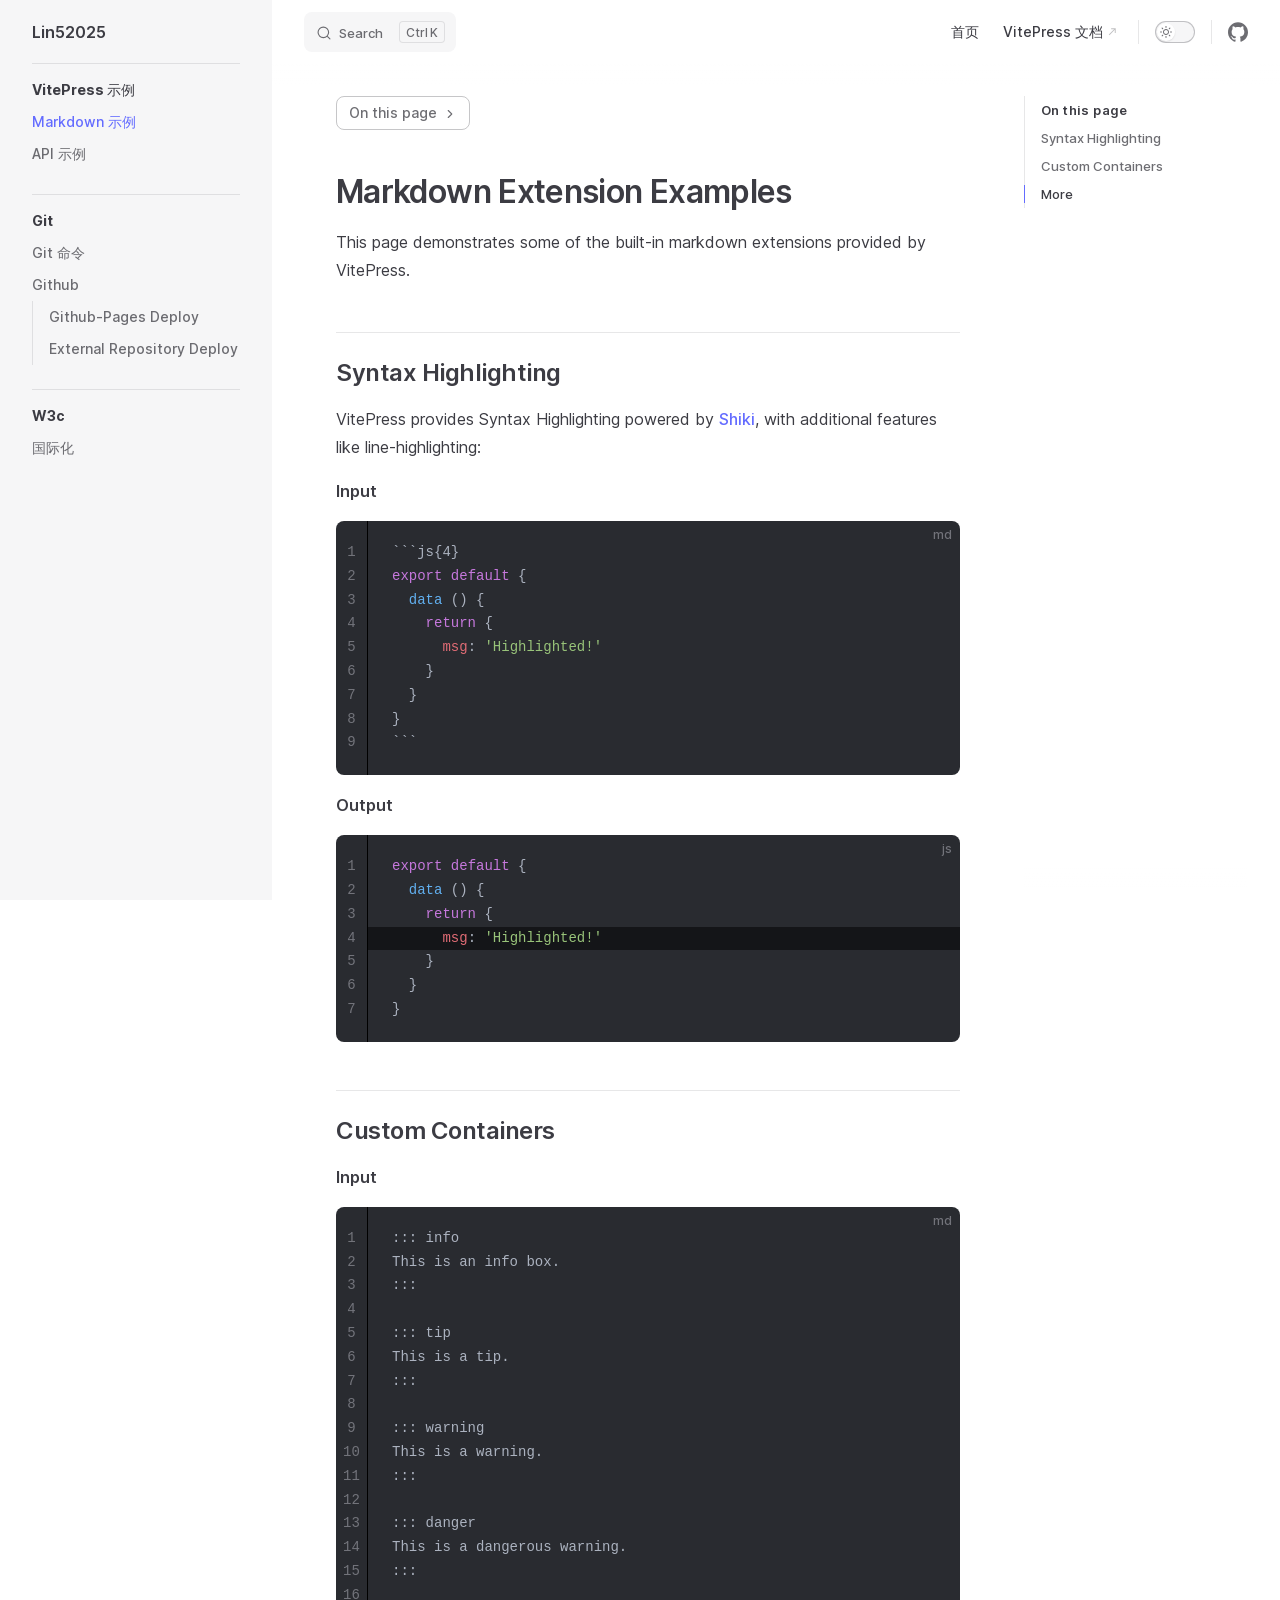
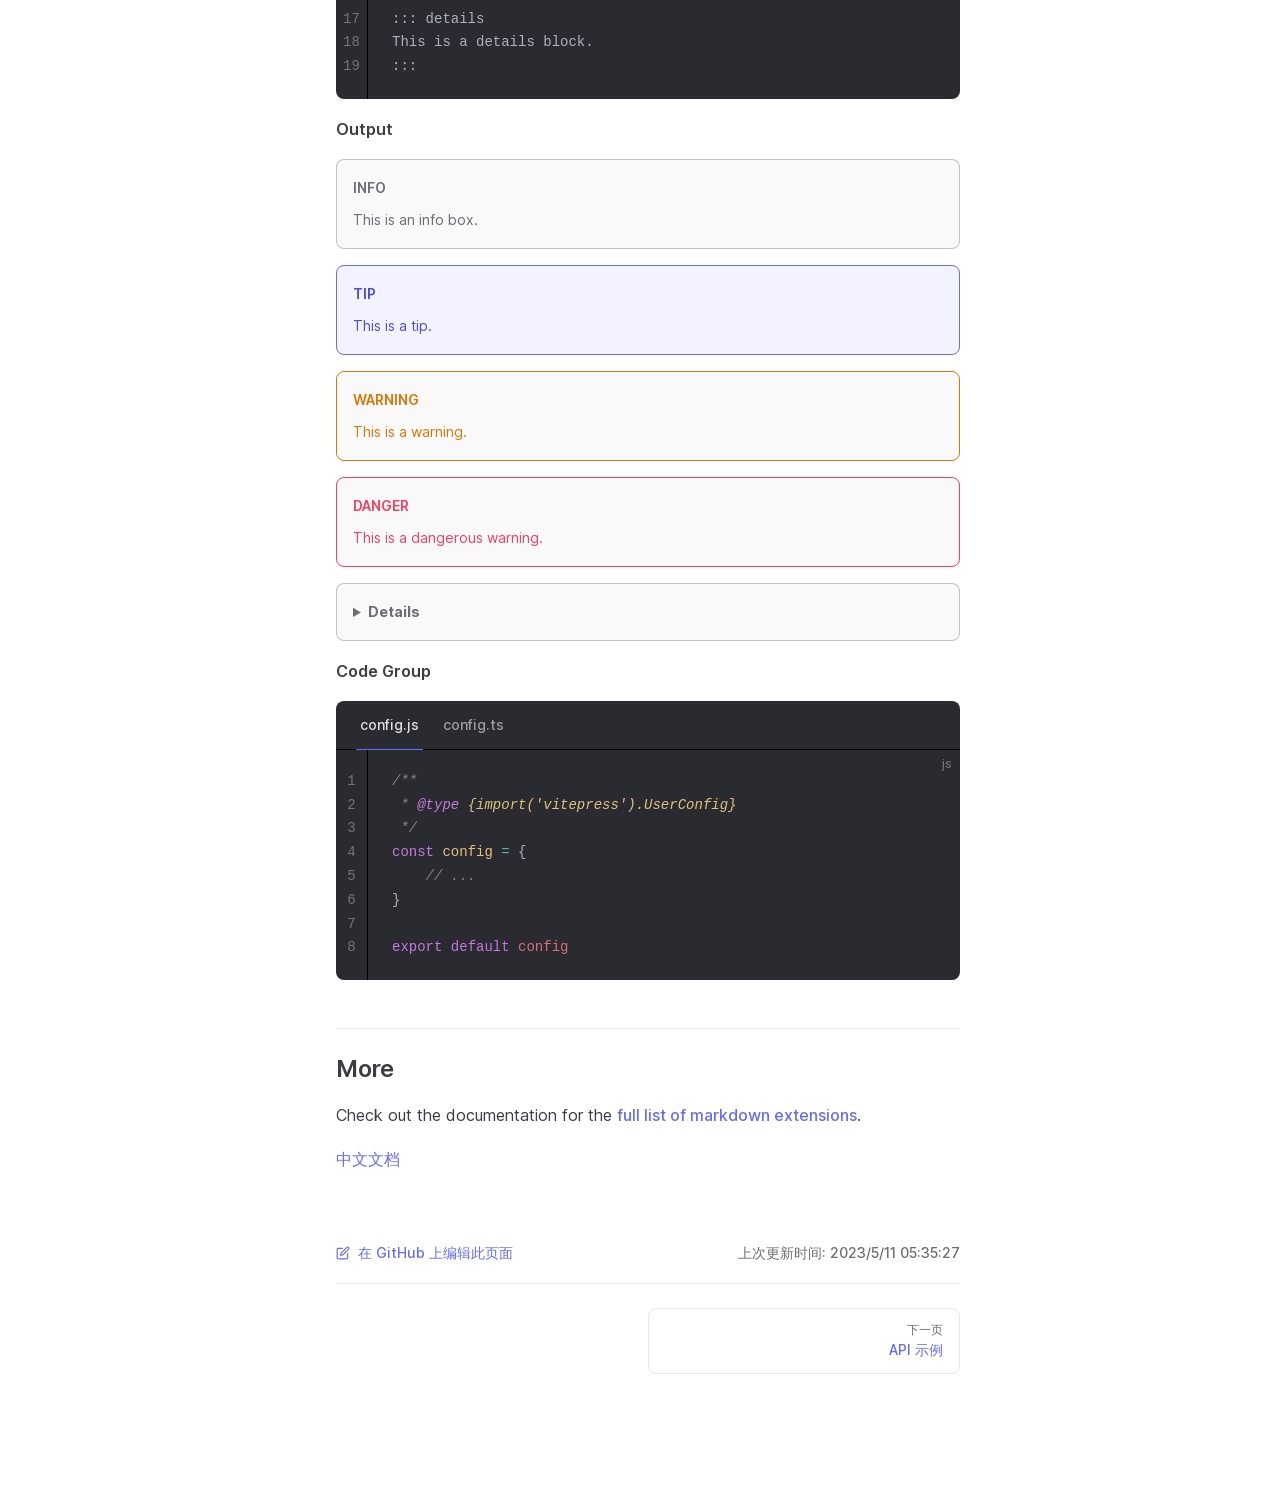
<file: vitepress/example/markdown-examples.html>
<!DOCTYPE html>
<html lang="zh-CN" dir="ltr">
  <head>
    <meta charset="utf-8">
    <meta name="viewport" content="width=device-width,initial-scale=1">
    <title>Markdown Extension Examples | Lin52025</title>
    <meta name="description" content="Lin52025 Blog Site!">
    <link rel="preload stylesheet" href="/vitepress/assets/style.60c40e1f.css" as="style">
    <script type="module" src="/vitepress/assets/app.8406b510.js"></script>
    <link rel="preload" href="/vitepress/assets/inter-roman-latin.2ed14f66.woff2" as="font" type="font/woff2" crossorigin="">
  <link rel="modulepreload" href="/vitepress/assets/chunks/framework.716eacd7.js">
  <link rel="modulepreload" href="/vitepress/assets/chunks/theme.85854420.js">
  <link rel="modulepreload" href="/vitepress/assets/example_markdown-examples.md.0696618f.lean.js">
  <script id="check-dark-light">(()=>{const e=localStorage.getItem("vitepress-theme-appearance")||"auto",a=window.matchMedia("(prefers-color-scheme: dark)").matches;(!e||e==="auto"?a:e==="dark")&&document.documentElement.classList.add("dark")})();</script>
  </head>
  <body>
    <div id="app"><div class="Layout" data-v-1d113308><!--[--><!--]--><!--[--><span tabindex="-1" data-v-b1e5adb7></span><a href="#VPContent" class="VPSkipLink visually-hidden" data-v-b1e5adb7> Skip to content </a><!--]--><!----><header class="VPNav" data-v-1d113308 data-v-7c10a9e2><div class="VPNavBar has-sidebar" data-v-7c10a9e2 data-v-d474159f><div class="container" data-v-d474159f><div class="title" data-v-d474159f><div class="VPNavBarTitle has-sidebar" data-v-d474159f data-v-4b4b99f1><a class="title" href="/vitepress/" data-v-4b4b99f1><!--[--><!--]--><!----><!--[-->Lin52025<!--]--><!--[--><!--]--></a></div></div><div class="content" data-v-d474159f><div class="curtain" data-v-d474159f></div><div class="content-body" data-v-d474159f><!--[--><!--]--><div class="VPNavBarSearch search" style="--vp-meta-key:&#39;Meta&#39;;" data-v-d474159f><!--[--><!----><div id="local-search"><button type="button" class="DocSearch DocSearch-Button" aria-label="Search"><span class="DocSearch-Button-Container"><svg class="DocSearch-Search-Icon" width="20" height="20" viewBox="0 0 20 20" aria-label="search icon"><path d="M14.386 14.386l4.0877 4.0877-4.0877-4.0877c-2.9418 2.9419-7.7115 2.9419-10.6533 0-2.9419-2.9418-2.9419-7.7115 0-10.6533 2.9418-2.9419 7.7115-2.9419 10.6533 0 2.9419 2.9418 2.9419 7.7115 0 10.6533z" stroke="currentColor" fill="none" fill-rule="evenodd" stroke-linecap="round" stroke-linejoin="round"></path></svg><span class="DocSearch-Button-Placeholder">Search</span></span><span class="DocSearch-Button-Keys"><kbd class="DocSearch-Button-Key"></kbd><kbd class="DocSearch-Button-Key">K</kbd></span></button></div><!--]--></div><nav aria-labelledby="main-nav-aria-label" class="VPNavBarMenu menu" data-v-d474159f data-v-492ea56d><span id="main-nav-aria-label" class="visually-hidden" data-v-492ea56d>Main Navigation</span><!--[--><!--[--><a class="VPLink link VPNavBarMenuLink" href="/vitepress/" tabindex="0" data-v-492ea56d data-v-42f218ec data-v-40bbea7a><!--[-->首页<!--]--><!----></a><!--]--><!--[--><a class="VPLink link VPNavBarMenuLink" href="https://vitepress.dev/" target="_blank" rel="noreferrer" tabindex="0" data-v-492ea56d data-v-42f218ec data-v-40bbea7a><!--[-->VitePress 文档<!--]--><svg xmlns="http://www.w3.org/2000/svg" aria-hidden="true" focusable="false" height="24px" viewbox="0 0 24 24" width="24px" class="icon" data-v-40bbea7a><path d="M0 0h24v24H0V0z" fill="none"></path><path d="M9 5v2h6.59L4 18.59 5.41 20 17 8.41V15h2V5H9z"></path></svg></a><!--]--><!--]--></nav><!----><div class="VPNavBarAppearance appearance" data-v-d474159f data-v-98566150><label title="toggle dark mode" data-v-98566150 data-v-12bb4a49><button class="VPSwitch VPSwitchAppearance" type="button" role="switch" aria-checked="false" data-v-12bb4a49 data-v-0832a754><span class="check" data-v-0832a754><span class="icon" data-v-0832a754><!--[--><svg xmlns="http://www.w3.org/2000/svg" aria-hidden="true" focusable="false" viewbox="0 0 24 24" class="sun" data-v-12bb4a49><path d="M12,18c-3.3,0-6-2.7-6-6s2.7-6,6-6s6,2.7,6,6S15.3,18,12,18zM12,8c-2.2,0-4,1.8-4,4c0,2.2,1.8,4,4,4c2.2,0,4-1.8,4-4C16,9.8,14.2,8,12,8z"></path><path d="M12,4c-0.6,0-1-0.4-1-1V1c0-0.6,0.4-1,1-1s1,0.4,1,1v2C13,3.6,12.6,4,12,4z"></path><path d="M12,24c-0.6,0-1-0.4-1-1v-2c0-0.6,0.4-1,1-1s1,0.4,1,1v2C13,23.6,12.6,24,12,24z"></path><path d="M5.6,6.6c-0.3,0-0.5-0.1-0.7-0.3L3.5,4.9c-0.4-0.4-0.4-1,0-1.4s1-0.4,1.4,0l1.4,1.4c0.4,0.4,0.4,1,0,1.4C6.2,6.5,5.9,6.6,5.6,6.6z"></path><path d="M19.8,20.8c-0.3,0-0.5-0.1-0.7-0.3l-1.4-1.4c-0.4-0.4-0.4-1,0-1.4s1-0.4,1.4,0l1.4,1.4c0.4,0.4,0.4,1,0,1.4C20.3,20.7,20,20.8,19.8,20.8z"></path><path d="M3,13H1c-0.6,0-1-0.4-1-1s0.4-1,1-1h2c0.6,0,1,0.4,1,1S3.6,13,3,13z"></path><path d="M23,13h-2c-0.6,0-1-0.4-1-1s0.4-1,1-1h2c0.6,0,1,0.4,1,1S23.6,13,23,13z"></path><path d="M4.2,20.8c-0.3,0-0.5-0.1-0.7-0.3c-0.4-0.4-0.4-1,0-1.4l1.4-1.4c0.4-0.4,1-0.4,1.4,0s0.4,1,0,1.4l-1.4,1.4C4.7,20.7,4.5,20.8,4.2,20.8z"></path><path d="M18.4,6.6c-0.3,0-0.5-0.1-0.7-0.3c-0.4-0.4-0.4-1,0-1.4l1.4-1.4c0.4-0.4,1-0.4,1.4,0s0.4,1,0,1.4l-1.4,1.4C18.9,6.5,18.6,6.6,18.4,6.6z"></path></svg><svg xmlns="http://www.w3.org/2000/svg" aria-hidden="true" focusable="false" viewbox="0 0 24 24" class="moon" data-v-12bb4a49><path d="M12.1,22c-0.3,0-0.6,0-0.9,0c-5.5-0.5-9.5-5.4-9-10.9c0.4-4.8,4.2-8.6,9-9c0.4,0,0.8,0.2,1,0.5c0.2,0.3,0.2,0.8-0.1,1.1c-2,2.7-1.4,6.4,1.3,8.4c2.1,1.6,5,1.6,7.1,0c0.3-0.2,0.7-0.3,1.1-0.1c0.3,0.2,0.5,0.6,0.5,1c-0.2,2.7-1.5,5.1-3.6,6.8C16.6,21.2,14.4,22,12.1,22zM9.3,4.4c-2.9,1-5,3.6-5.2,6.8c-0.4,4.4,2.8,8.3,7.2,8.7c2.1,0.2,4.2-0.4,5.8-1.8c1.1-0.9,1.9-2.1,2.4-3.4c-2.5,0.9-5.3,0.5-7.5-1.1C9.2,11.4,8.1,7.7,9.3,4.4z"></path></svg><!--]--></span></span></button></label></div><div class="VPSocialLinks VPNavBarSocialLinks social-links" data-v-d474159f data-v-164c457f data-v-5f80acc1><!--[--><a class="VPSocialLink" href="https://github.com/lin52025iq" aria-label="github" target="_blank" rel="noopener" data-v-5f80acc1 data-v-ac1ebd17><svg role="img" viewBox="0 0 24 24" xmlns="http://www.w3.org/2000/svg"><title>GitHub</title><path d="M12 .297c-6.63 0-12 5.373-12 12 0 5.303 3.438 9.8 8.205 11.385.6.113.82-.258.82-.577 0-.285-.01-1.04-.015-2.04-3.338.724-4.042-1.61-4.042-1.61C4.422 18.07 3.633 17.7 3.633 17.7c-1.087-.744.084-.729.084-.729 1.205.084 1.838 1.236 1.838 1.236 1.07 1.835 2.809 1.305 3.495.998.108-.776.417-1.305.76-1.605-2.665-.3-5.466-1.332-5.466-5.93 0-1.31.465-2.38 1.235-3.22-.135-.303-.54-1.523.105-3.176 0 0 1.005-.322 3.3 1.23.96-.267 1.98-.399 3-.405 1.02.006 2.04.138 3 .405 2.28-1.552 3.285-1.23 3.285-1.23.645 1.653.24 2.873.12 3.176.765.84 1.23 1.91 1.23 3.22 0 4.61-2.805 5.625-5.475 5.92.42.36.81 1.096.81 2.22 0 1.606-.015 2.896-.015 3.286 0 .315.21.69.825.57C20.565 22.092 24 17.592 24 12.297c0-6.627-5.373-12-12-12"/></svg></a><!--]--></div><div class="VPFlyout VPNavBarExtra extra" data-v-d474159f data-v-608cba8b data-v-e4ec5600><button type="button" class="button" aria-haspopup="true" aria-expanded="false" aria-label="extra navigation" data-v-e4ec5600><svg xmlns="http://www.w3.org/2000/svg" aria-hidden="true" focusable="false" viewbox="0 0 24 24" class="icon" data-v-e4ec5600><circle cx="12" cy="12" r="2"></circle><circle cx="19" cy="12" r="2"></circle><circle cx="5" cy="12" r="2"></circle></svg></button><div class="menu" data-v-e4ec5600><div class="VPMenu" data-v-e4ec5600 data-v-97491713><!----><!--[--><!--[--><!----><div class="group" data-v-608cba8b><div class="item appearance" data-v-608cba8b><p class="label" data-v-608cba8b>Appearance</p><div class="appearance-action" data-v-608cba8b><label title="toggle dark mode" data-v-608cba8b data-v-12bb4a49><button class="VPSwitch VPSwitchAppearance" type="button" role="switch" aria-checked="false" data-v-12bb4a49 data-v-0832a754><span class="check" data-v-0832a754><span class="icon" data-v-0832a754><!--[--><svg xmlns="http://www.w3.org/2000/svg" aria-hidden="true" focusable="false" viewbox="0 0 24 24" class="sun" data-v-12bb4a49><path d="M12,18c-3.3,0-6-2.7-6-6s2.7-6,6-6s6,2.7,6,6S15.3,18,12,18zM12,8c-2.2,0-4,1.8-4,4c0,2.2,1.8,4,4,4c2.2,0,4-1.8,4-4C16,9.8,14.2,8,12,8z"></path><path d="M12,4c-0.6,0-1-0.4-1-1V1c0-0.6,0.4-1,1-1s1,0.4,1,1v2C13,3.6,12.6,4,12,4z"></path><path d="M12,24c-0.6,0-1-0.4-1-1v-2c0-0.6,0.4-1,1-1s1,0.4,1,1v2C13,23.6,12.6,24,12,24z"></path><path d="M5.6,6.6c-0.3,0-0.5-0.1-0.7-0.3L3.5,4.9c-0.4-0.4-0.4-1,0-1.4s1-0.4,1.4,0l1.4,1.4c0.4,0.4,0.4,1,0,1.4C6.2,6.5,5.9,6.6,5.6,6.6z"></path><path d="M19.8,20.8c-0.3,0-0.5-0.1-0.7-0.3l-1.4-1.4c-0.4-0.4-0.4-1,0-1.4s1-0.4,1.4,0l1.4,1.4c0.4,0.4,0.4,1,0,1.4C20.3,20.7,20,20.8,19.8,20.8z"></path><path d="M3,13H1c-0.6,0-1-0.4-1-1s0.4-1,1-1h2c0.6,0,1,0.4,1,1S3.6,13,3,13z"></path><path d="M23,13h-2c-0.6,0-1-0.4-1-1s0.4-1,1-1h2c0.6,0,1,0.4,1,1S23.6,13,23,13z"></path><path d="M4.2,20.8c-0.3,0-0.5-0.1-0.7-0.3c-0.4-0.4-0.4-1,0-1.4l1.4-1.4c0.4-0.4,1-0.4,1.4,0s0.4,1,0,1.4l-1.4,1.4C4.7,20.7,4.5,20.8,4.2,20.8z"></path><path d="M18.4,6.6c-0.3,0-0.5-0.1-0.7-0.3c-0.4-0.4-0.4-1,0-1.4l1.4-1.4c0.4-0.4,1-0.4,1.4,0s0.4,1,0,1.4l-1.4,1.4C18.9,6.5,18.6,6.6,18.4,6.6z"></path></svg><svg xmlns="http://www.w3.org/2000/svg" aria-hidden="true" focusable="false" viewbox="0 0 24 24" class="moon" data-v-12bb4a49><path d="M12.1,22c-0.3,0-0.6,0-0.9,0c-5.5-0.5-9.5-5.4-9-10.9c0.4-4.8,4.2-8.6,9-9c0.4,0,0.8,0.2,1,0.5c0.2,0.3,0.2,0.8-0.1,1.1c-2,2.7-1.4,6.4,1.3,8.4c2.1,1.6,5,1.6,7.1,0c0.3-0.2,0.7-0.3,1.1-0.1c0.3,0.2,0.5,0.6,0.5,1c-0.2,2.7-1.5,5.1-3.6,6.8C16.6,21.2,14.4,22,12.1,22zM9.3,4.4c-2.9,1-5,3.6-5.2,6.8c-0.4,4.4,2.8,8.3,7.2,8.7c2.1,0.2,4.2-0.4,5.8-1.8c1.1-0.9,1.9-2.1,2.4-3.4c-2.5,0.9-5.3,0.5-7.5-1.1C9.2,11.4,8.1,7.7,9.3,4.4z"></path></svg><!--]--></span></span></button></label></div></div></div><div class="group" data-v-608cba8b><div class="item social-links" data-v-608cba8b><div class="VPSocialLinks social-links-list" data-v-608cba8b data-v-5f80acc1><!--[--><a class="VPSocialLink" href="https://github.com/lin52025iq" aria-label="github" target="_blank" rel="noopener" data-v-5f80acc1 data-v-ac1ebd17><svg role="img" viewBox="0 0 24 24" xmlns="http://www.w3.org/2000/svg"><title>GitHub</title><path d="M12 .297c-6.63 0-12 5.373-12 12 0 5.303 3.438 9.8 8.205 11.385.6.113.82-.258.82-.577 0-.285-.01-1.04-.015-2.04-3.338.724-4.042-1.61-4.042-1.61C4.422 18.07 3.633 17.7 3.633 17.7c-1.087-.744.084-.729.084-.729 1.205.084 1.838 1.236 1.838 1.236 1.07 1.835 2.809 1.305 3.495.998.108-.776.417-1.305.76-1.605-2.665-.3-5.466-1.332-5.466-5.93 0-1.31.465-2.38 1.235-3.22-.135-.303-.54-1.523.105-3.176 0 0 1.005-.322 3.3 1.23.96-.267 1.98-.399 3-.405 1.02.006 2.04.138 3 .405 2.28-1.552 3.285-1.23 3.285-1.23.645 1.653.24 2.873.12 3.176.765.84 1.23 1.91 1.23 3.22 0 4.61-2.805 5.625-5.475 5.92.42.36.81 1.096.81 2.22 0 1.606-.015 2.896-.015 3.286 0 .315.21.69.825.57C20.565 22.092 24 17.592 24 12.297c0-6.627-5.373-12-12-12"/></svg></a><!--]--></div></div></div><!--]--><!--]--></div></div></div><!--[--><!--]--><button type="button" class="VPNavBarHamburger hamburger" aria-label="mobile navigation" aria-expanded="false" aria-controls="VPNavScreen" data-v-d474159f data-v-5dea55bf><span class="container" data-v-5dea55bf><span class="top" data-v-5dea55bf></span><span class="middle" data-v-5dea55bf></span><span class="bottom" data-v-5dea55bf></span></span></button></div></div></div></div><!----></header><div class="VPLocalNav" data-v-1d113308 data-v-68fce447><button class="menu" aria-expanded="false" aria-controls="VPSidebarNav" data-v-68fce447><svg xmlns="http://www.w3.org/2000/svg" aria-hidden="true" focusable="false" viewbox="0 0 24 24" class="menu-icon" data-v-68fce447><path d="M17,11H3c-0.6,0-1-0.4-1-1s0.4-1,1-1h14c0.6,0,1,0.4,1,1S17.6,11,17,11z"></path><path d="M21,7H3C2.4,7,2,6.6,2,6s0.4-1,1-1h18c0.6,0,1,0.4,1,1S21.6,7,21,7z"></path><path d="M21,15H3c-0.6,0-1-0.4-1-1s0.4-1,1-1h18c0.6,0,1,0.4,1,1S21.6,15,21,15z"></path><path d="M17,19H3c-0.6,0-1-0.4-1-1s0.4-1,1-1h14c0.6,0,1,0.4,1,1S17.6,19,17,19z"></path></svg><span class="menu-text" data-v-68fce447>Menu</span></button><div class="VPLocalNavOutlineDropdown" style="--vp-vh:0px;" data-v-68fce447 data-v-7526cab1><button data-v-7526cab1>Return to top</button><!----></div></div><aside class="VPSidebar" data-v-1d113308 data-v-51eb5e05><div class="curtain" data-v-51eb5e05></div><nav class="nav" id="VPSidebarNav" aria-labelledby="sidebar-aria-label" tabindex="-1" data-v-51eb5e05><span class="visually-hidden" id="sidebar-aria-label" data-v-51eb5e05> Sidebar Navigation </span><!--[--><!--]--><!--[--><div class="group" data-v-51eb5e05><section class="VPSidebarItem level-0 has-active" data-v-51eb5e05 data-v-9a82e1d6><div class="item" role="button" tabindex="0" data-v-9a82e1d6><div class="indicator" data-v-9a82e1d6></div><h2 class="text" data-v-9a82e1d6>VitePress 示例</h2><!----></div><div class="items" data-v-9a82e1d6><!--[--><div class="VPSidebarItem level-1 is-link is-active has-active" data-v-9a82e1d6 data-v-9a82e1d6><div class="item" data-v-9a82e1d6><div class="indicator" data-v-9a82e1d6></div><a class="VPLink link link" href="/vitepress/example/markdown-examples" data-v-9a82e1d6 data-v-40bbea7a><!--[--><p class="text" data-v-9a82e1d6>Markdown 示例</p><!--]--><!----></a><!----></div><!----></div><div class="VPSidebarItem level-1 is-link" data-v-9a82e1d6 data-v-9a82e1d6><div class="item" data-v-9a82e1d6><div class="indicator" data-v-9a82e1d6></div><a class="VPLink link link" href="/vitepress/example/api-examples" data-v-9a82e1d6 data-v-40bbea7a><!--[--><p class="text" data-v-9a82e1d6>API 示例</p><!--]--><!----></a><!----></div><!----></div><!--]--></div></section></div><div class="group" data-v-51eb5e05><section class="VPSidebarItem level-0" data-v-51eb5e05 data-v-9a82e1d6><div class="item" role="button" tabindex="0" data-v-9a82e1d6><div class="indicator" data-v-9a82e1d6></div><h2 class="text" data-v-9a82e1d6>Git</h2><!----></div><div class="items" data-v-9a82e1d6><!--[--><div class="VPSidebarItem level-1 is-link" data-v-9a82e1d6 data-v-9a82e1d6><div class="item" data-v-9a82e1d6><div class="indicator" data-v-9a82e1d6></div><a class="VPLink link link" href="/vitepress/git/git-command" data-v-9a82e1d6 data-v-40bbea7a><!--[--><p class="text" data-v-9a82e1d6>Git 命令</p><!--]--><!----></a><!----></div><!----></div><section class="VPSidebarItem level-1" data-v-9a82e1d6 data-v-9a82e1d6><div class="item" role="button" tabindex="0" data-v-9a82e1d6><div class="indicator" data-v-9a82e1d6></div><h3 class="text" data-v-9a82e1d6>Github</h3><!----></div><div class="items" data-v-9a82e1d6><!--[--><div class="VPSidebarItem level-2 is-link" data-v-9a82e1d6 data-v-9a82e1d6><div class="item" data-v-9a82e1d6><div class="indicator" data-v-9a82e1d6></div><a class="VPLink link link" href="/vitepress/git/github/deploy" data-v-9a82e1d6 data-v-40bbea7a><!--[--><p class="text" data-v-9a82e1d6>Github-Pages Deploy</p><!--]--><!----></a><!----></div><!----></div><div class="VPSidebarItem level-2 is-link" data-v-9a82e1d6 data-v-9a82e1d6><div class="item" data-v-9a82e1d6><div class="indicator" data-v-9a82e1d6></div><a class="VPLink link link" href="/vitepress/git/github/external-repository-deploy" data-v-9a82e1d6 data-v-40bbea7a><!--[--><p class="text" data-v-9a82e1d6>External Repository Deploy</p><!--]--><!----></a><!----></div><!----></div><!--]--></div></section><!--]--></div></section></div><div class="group" data-v-51eb5e05><section class="VPSidebarItem level-0" data-v-51eb5e05 data-v-9a82e1d6><div class="item" role="button" tabindex="0" data-v-9a82e1d6><div class="indicator" data-v-9a82e1d6></div><h2 class="text" data-v-9a82e1d6>W3c</h2><!----></div><div class="items" data-v-9a82e1d6><!--[--><div class="VPSidebarItem level-1 is-link" data-v-9a82e1d6 data-v-9a82e1d6><div class="item" data-v-9a82e1d6><div class="indicator" data-v-9a82e1d6></div><a class="VPLink link link" href="/vitepress/w3c/language/i18n" data-v-9a82e1d6 data-v-40bbea7a><!--[--><p class="text" data-v-9a82e1d6>国际化</p><!--]--><!----></a><!----></div><!----></div><!--]--></div></section></div><!--]--><!--[--><!--]--></nav></aside><div class="VPContent has-sidebar" id="VPContent" data-v-1d113308 data-v-9d78bab4><div class="VPDoc has-sidebar has-aside" data-v-9d78bab4 data-v-39b3cdb2><!--[--><!--]--><div class="container" data-v-39b3cdb2><div class="aside" data-v-39b3cdb2><div class="aside-curtain" data-v-39b3cdb2></div><div class="aside-container" data-v-39b3cdb2><div class="aside-content" data-v-39b3cdb2><div class="VPDocAside" data-v-39b3cdb2 data-v-6d7b3c46><!--[--><!--]--><!--[--><!--]--><div class="VPDocAsideOutline" data-v-6d7b3c46 data-v-9bb6ddc9><div class="content" data-v-9bb6ddc9><div class="outline-marker" data-v-9bb6ddc9></div><div class="outline-title" data-v-9bb6ddc9>On this page</div><nav aria-labelledby="doc-outline-aria-label" data-v-9bb6ddc9><span class="visually-hidden" id="doc-outline-aria-label" data-v-9bb6ddc9> Table of Contents for current page </span><ul class="root" data-v-9bb6ddc9 data-v-c8abb991><!--[--><!--]--></ul></nav></div></div><!--[--><!--]--><div class="spacer" data-v-6d7b3c46></div><!--[--><!--]--><!----><!--[--><!--]--><!--[--><!--]--></div></div></div></div><div class="content" data-v-39b3cdb2><div class="content-container" data-v-39b3cdb2><!--[--><!--]--><!----><main class="main" data-v-39b3cdb2><div style="position:relative;" class="vp-doc _vitepress_example_markdown-examples" data-v-39b3cdb2><div><h1 id="markdown-extension-examples" tabindex="-1">Markdown Extension Examples <a class="header-anchor" href="#markdown-extension-examples" aria-label="Permalink to &quot;Markdown Extension Examples&quot;">​</a></h1><p>This page demonstrates some of the built-in markdown extensions provided by VitePress.</p><h2 id="syntax-highlighting" tabindex="-1">Syntax Highlighting <a class="header-anchor" href="#syntax-highlighting" aria-label="Permalink to &quot;Syntax Highlighting&quot;">​</a></h2><p>VitePress provides Syntax Highlighting powered by <a href="https://github.com/shikijs/shiki" target="_blank" rel="noreferrer">Shiki</a>, with additional features like line-highlighting:</p><p><strong>Input</strong></p><div class="language-md line-numbers-mode"><button title="Copy Code" class="copy"></button><span class="lang">md</span><pre class="shiki one-dark-pro"><code><span class="line"><span style="color:#ABB2BF;">```js{4}</span></span>
<span class="line"><span style="color:#C678DD;">export</span><span style="color:#ABB2BF;"> </span><span style="color:#C678DD;">default</span><span style="color:#ABB2BF;"> {</span></span>
<span class="line"><span style="color:#ABB2BF;">  </span><span style="color:#61AFEF;">data</span><span style="color:#ABB2BF;"> () {</span></span>
<span class="line"><span style="color:#ABB2BF;">    </span><span style="color:#C678DD;">return</span><span style="color:#ABB2BF;"> {</span></span>
<span class="line"><span style="color:#ABB2BF;">      </span><span style="color:#E06C75;">msg</span><span style="color:#ABB2BF;">: </span><span style="color:#98C379;">&#39;Highlighted!&#39;</span></span>
<span class="line"><span style="color:#ABB2BF;">    }</span></span>
<span class="line"><span style="color:#ABB2BF;">  }</span></span>
<span class="line"><span style="color:#ABB2BF;">}</span></span>
<span class="line"><span style="color:#ABB2BF;">```</span></span></code></pre><div class="line-numbers-wrapper" aria-hidden="true"><span class="line-number">1</span><br><span class="line-number">2</span><br><span class="line-number">3</span><br><span class="line-number">4</span><br><span class="line-number">5</span><br><span class="line-number">6</span><br><span class="line-number">7</span><br><span class="line-number">8</span><br><span class="line-number">9</span><br></div></div><p><strong>Output</strong></p><div class="language-js line-numbers-mode"><button title="Copy Code" class="copy"></button><span class="lang">js</span><pre class="shiki one-dark-pro has-highlighted-lines"><code><span class="line"><span style="color:#C678DD;">export</span><span style="color:#ABB2BF;"> </span><span style="color:#C678DD;">default</span><span style="color:#ABB2BF;"> {</span></span>
<span class="line"><span style="color:#ABB2BF;">  </span><span style="color:#61AFEF;">data</span><span style="color:#ABB2BF;"> () {</span></span>
<span class="line"><span style="color:#ABB2BF;">    </span><span style="color:#C678DD;">return</span><span style="color:#ABB2BF;"> {</span></span>
<span class="line highlighted"><span style="color:#ABB2BF;">      </span><span style="color:#E06C75;">msg</span><span style="color:#ABB2BF;">: </span><span style="color:#98C379;">&#39;Highlighted!&#39;</span></span>
<span class="line"><span style="color:#ABB2BF;">    }</span></span>
<span class="line"><span style="color:#ABB2BF;">  }</span></span>
<span class="line"><span style="color:#ABB2BF;">}</span></span></code></pre><div class="line-numbers-wrapper" aria-hidden="true"><span class="line-number">1</span><br><span class="line-number">2</span><br><span class="line-number">3</span><br><span class="line-number">4</span><br><span class="line-number">5</span><br><span class="line-number">6</span><br><span class="line-number">7</span><br></div></div><h2 id="custom-containers" tabindex="-1">Custom Containers <a class="header-anchor" href="#custom-containers" aria-label="Permalink to &quot;Custom Containers&quot;">​</a></h2><p><strong>Input</strong></p><div class="language-md line-numbers-mode"><button title="Copy Code" class="copy"></button><span class="lang">md</span><pre class="shiki one-dark-pro"><code><span class="line"><span style="color:#ABB2BF;">::: info</span></span>
<span class="line"><span style="color:#ABB2BF;">This is an info box.</span></span>
<span class="line"><span style="color:#ABB2BF;">:::</span></span>
<span class="line"></span>
<span class="line"><span style="color:#ABB2BF;">::: tip</span></span>
<span class="line"><span style="color:#ABB2BF;">This is a tip.</span></span>
<span class="line"><span style="color:#ABB2BF;">:::</span></span>
<span class="line"></span>
<span class="line"><span style="color:#ABB2BF;">::: warning</span></span>
<span class="line"><span style="color:#ABB2BF;">This is a warning.</span></span>
<span class="line"><span style="color:#ABB2BF;">:::</span></span>
<span class="line"></span>
<span class="line"><span style="color:#ABB2BF;">::: danger</span></span>
<span class="line"><span style="color:#ABB2BF;">This is a dangerous warning.</span></span>
<span class="line"><span style="color:#ABB2BF;">:::</span></span>
<span class="line"></span>
<span class="line"><span style="color:#ABB2BF;">::: details</span></span>
<span class="line"><span style="color:#ABB2BF;">This is a details block.</span></span>
<span class="line"><span style="color:#ABB2BF;">:::</span></span></code></pre><div class="line-numbers-wrapper" aria-hidden="true"><span class="line-number">1</span><br><span class="line-number">2</span><br><span class="line-number">3</span><br><span class="line-number">4</span><br><span class="line-number">5</span><br><span class="line-number">6</span><br><span class="line-number">7</span><br><span class="line-number">8</span><br><span class="line-number">9</span><br><span class="line-number">10</span><br><span class="line-number">11</span><br><span class="line-number">12</span><br><span class="line-number">13</span><br><span class="line-number">14</span><br><span class="line-number">15</span><br><span class="line-number">16</span><br><span class="line-number">17</span><br><span class="line-number">18</span><br><span class="line-number">19</span><br></div></div><p><strong>Output</strong></p><div class="info custom-block"><p class="custom-block-title">INFO</p><p>This is an info box.</p></div><div class="tip custom-block"><p class="custom-block-title">TIP</p><p>This is a tip.</p></div><div class="warning custom-block"><p class="custom-block-title">WARNING</p><p>This is a warning.</p></div><div class="danger custom-block"><p class="custom-block-title">DANGER</p><p>This is a dangerous warning.</p></div><details class="details custom-block"><summary>Details</summary><p>This is a details block.</p></details><p><strong>Code Group</strong></p><div class="vp-code-group"><div class="tabs"><input type="radio" name="group-uVv_5" id="tab-sW2l6Wv" checked="checked"><label for="tab-sW2l6Wv">config.js</label><input type="radio" name="group-uVv_5" id="tab-SzZS0W3"><label for="tab-SzZS0W3">config.ts</label></div><div class="blocks"><div class="language-js active line-numbers-mode"><button title="Copy Code" class="copy"></button><span class="lang">js</span><pre class="shiki one-dark-pro"><code><span class="line"><span style="color:#7F848E;font-style:italic;">/**</span></span>
<span class="line"><span style="color:#7F848E;font-style:italic;"> * </span><span style="color:#C678DD;font-style:italic;">@type</span><span style="color:#7F848E;font-style:italic;"> </span><span style="color:#E5C07B;font-style:italic;">{import(&#39;vitepress&#39;).UserConfig}</span></span>
<span class="line"><span style="color:#7F848E;font-style:italic;"> */</span></span>
<span class="line"><span style="color:#C678DD;">const</span><span style="color:#ABB2BF;"> </span><span style="color:#E5C07B;">config</span><span style="color:#ABB2BF;"> </span><span style="color:#56B6C2;">=</span><span style="color:#ABB2BF;"> {</span></span>
<span class="line"><span style="color:#ABB2BF;">    </span><span style="color:#7F848E;font-style:italic;">// ...</span></span>
<span class="line"><span style="color:#ABB2BF;">}</span></span>
<span class="line"></span>
<span class="line"><span style="color:#C678DD;">export</span><span style="color:#ABB2BF;"> </span><span style="color:#C678DD;">default</span><span style="color:#ABB2BF;"> </span><span style="color:#E06C75;">config</span></span></code></pre><div class="line-numbers-wrapper" aria-hidden="true"><span class="line-number">1</span><br><span class="line-number">2</span><br><span class="line-number">3</span><br><span class="line-number">4</span><br><span class="line-number">5</span><br><span class="line-number">6</span><br><span class="line-number">7</span><br><span class="line-number">8</span><br></div></div><div class="language-ts line-numbers-mode"><button title="Copy Code" class="copy"></button><span class="lang">ts</span><pre class="shiki one-dark-pro"><code><span class="line"><span style="color:#C678DD;">import</span><span style="color:#ABB2BF;"> </span><span style="color:#C678DD;">type</span><span style="color:#ABB2BF;"> { </span><span style="color:#E06C75;">UserConfig</span><span style="color:#ABB2BF;"> } </span><span style="color:#C678DD;">from</span><span style="color:#ABB2BF;"> </span><span style="color:#98C379;">&#39;vitepress&#39;</span></span>
<span class="line"></span>
<span class="line"><span style="color:#C678DD;">const</span><span style="color:#ABB2BF;"> </span><span style="color:#E5C07B;">config</span><span style="color:#ABB2BF;">: </span><span style="color:#E5C07B;">UserConfig</span><span style="color:#ABB2BF;"> </span><span style="color:#56B6C2;">=</span><span style="color:#ABB2BF;"> {</span></span>
<span class="line"><span style="color:#ABB2BF;">    </span><span style="color:#7F848E;font-style:italic;">// ...</span></span>
<span class="line"><span style="color:#ABB2BF;">}</span></span>
<span class="line"></span>
<span class="line"><span style="color:#C678DD;">export</span><span style="color:#ABB2BF;"> </span><span style="color:#C678DD;">default</span><span style="color:#ABB2BF;"> </span><span style="color:#E06C75;">config</span></span></code></pre><div class="line-numbers-wrapper" aria-hidden="true"><span class="line-number">1</span><br><span class="line-number">2</span><br><span class="line-number">3</span><br><span class="line-number">4</span><br><span class="line-number">5</span><br><span class="line-number">6</span><br><span class="line-number">7</span><br></div></div></div></div><h2 id="more" tabindex="-1">More <a class="header-anchor" href="#more" aria-label="Permalink to &quot;More&quot;">​</a></h2><p>Check out the documentation for the <a href="https://vitepress.dev/guide/markdown" target="_blank" rel="noreferrer">full list of markdown extensions</a>.</p><p><a href="https://process1024.github.io/vitepress/guide/markdown" target="_blank" rel="noreferrer">中文文档</a></p></div></div></main><footer class="VPDocFooter" data-v-39b3cdb2 data-v-10d8714f><!--[--><!--]--><div class="edit-info" data-v-10d8714f><div class="edit-link" data-v-10d8714f><a class="VPLink link edit-link-button" href="https://github.com/lin52025i/lin52025-vitepress/tree/master/docs/src/example/markdown-examples.md" target="_blank" rel="noreferrer" data-v-10d8714f data-v-40bbea7a><!--[--><svg xmlns="http://www.w3.org/2000/svg" viewbox="0 0 24 24" class="edit-link-icon" aria-label="edit icon" data-v-10d8714f><path d="M18,23H4c-1.7,0-3-1.3-3-3V6c0-1.7,1.3-3,3-3h7c0.6,0,1,0.4,1,1s-0.4,1-1,1H4C3.4,5,3,5.4,3,6v14c0,0.6,0.4,1,1,1h14c0.6,0,1-0.4,1-1v-7c0-0.6,0.4-1,1-1s1,0.4,1,1v7C21,21.7,19.7,23,18,23z"></path><path d="M8,17c-0.3,0-0.5-0.1-0.7-0.3C7,16.5,6.9,16.1,7,15.8l1-4c0-0.2,0.1-0.3,0.3-0.5l9.5-9.5c1.2-1.2,3.2-1.2,4.4,0c1.2,1.2,1.2,3.2,0,4.4l-9.5,9.5c-0.1,0.1-0.3,0.2-0.5,0.3l-4,1C8.2,17,8.1,17,8,17zM9.9,12.5l-0.5,2.1l2.1-0.5l9.3-9.3c0.4-0.4,0.4-1.1,0-1.6c-0.4-0.4-1.2-0.4-1.6,0l0,0L9.9,12.5z M18.5,2.5L18.5,2.5L18.5,2.5z"></path></svg> 在 GitHub 上编辑此页面<!--]--><!----></a></div><div class="last-updated" data-v-10d8714f><p class="VPLastUpdated" data-v-10d8714f data-v-f84fa165>上次更新时间: <time datetime="2023-05-11T05:35:27.000Z" data-v-f84fa165></time></p></div></div><div class="prev-next" data-v-10d8714f><div class="pager" data-v-10d8714f><!----></div><div class="pager" data-v-10d8714f><a class="pager-link next" href="/vitepress/example/api-examples" data-v-10d8714f><span class="desc" data-v-10d8714f>下一页</span><span class="title" data-v-10d8714f>API 示例</span></a></div></div></footer><!--[--><!--]--></div></div></div><!--[--><!--]--></div></div><footer class="VPFooter has-sidebar" data-v-1d113308 data-v-c7eeb802><div class="container" data-v-c7eeb802><p class="message" data-v-c7eeb802>Released under the MIT License.</p><p class="copyright" data-v-c7eeb802>Copyright © 2023-present Lin52025</p></div></footer><!--[--><!--]--></div></div>
    <script>__VP_HASH_MAP__ = JSON.parse("{\"example_api-examples.md\":\"3dab5ca7\",\"front_notes.md\":\"3304ba35\",\"git_github_deploy.md\":\"db1b79ad\",\"git_github_external-repository-deploy.md\":\"a7eaef83\",\"index.md\":\"6f04a946\",\"notes_notes.md\":\"ecb5f337\",\"git_ssh_ssh-config.md\":\"9d3b9fa7\",\"python_conda.md\":\"7510d99c\",\"w3c_language_i18n.md\":\"caef4ea9\",\"example_markdown-examples.md\":\"0696618f\",\"rust_rust.md\":\"29d9d939\",\"example_component-demo.md\":\"98131380\",\"git_git-command.md\":\"4fe7bb0e\"}")
__VP_SITE_DATA__ = JSON.parse("{\"lang\":\"zh-CN\",\"dir\":\"ltr\",\"title\":\"Lin52025\",\"description\":\"Lin52025 Blog Site!\",\"base\":\"/vitepress/\",\"head\":[],\"appearance\":true,\"themeConfig\":{\"nav\":[{\"text\":\"首页\",\"link\":\"/\"},{\"text\":\"VitePress 文档\",\"link\":\"https://vitepress.dev/\"}],\"sidebar\":[{\"text\":\"VitePress 示例\",\"items\":[{\"text\":\"Markdown 示例\",\"link\":\"/example/markdown-examples\"},{\"text\":\"API 示例\",\"link\":\"/example/api-examples\"}]},{\"text\":\"Git\",\"items\":[{\"text\":\"Git 命令\",\"link\":\"/git/git-command\"},{\"text\":\"Github\",\"items\":[{\"text\":\"Github-Pages Deploy\",\"link\":\"/git/github/deploy\"},{\"text\":\"External Repository Deploy\",\"link\":\"/git/github/external-repository-deploy\"}]}]},{\"text\":\"W3c\",\"items\":[{\"text\":\"国际化\",\"link\":\"/w3c/language/i18n\"}]}],\"search\":{\"provider\":\"local\",\"options\":{\"locales\":{\"zh\":{\"translations\":{\"button\":{\"buttonText\":\"搜索文档\",\"buttonAriaLabel\":\"搜索文档\"},\"modal\":{\"noResultsText\":\"无法找到相关结果\",\"resetButtonTitle\":\"清除查询条件\",\"footer\":{\"selectText\":\"选择\",\"navigateText\":\"切换\"}}}}}}},\"editLink\":{\"pattern\":\"https://github.com/lin52025i/lin52025-vitepress/tree/master/docs/src/:path\",\"text\":\"在 GitHub 上编辑此页面\"},\"socialLinks\":[{\"icon\":\"github\",\"link\":\"https://github.com/lin52025iq\"}],\"footer\":{\"message\":\"Released under the MIT License.\",\"copyright\":\"Copyright © 2023-present Lin52025\"},\"docFooter\":{\"prev\":\"上一页\",\"next\":\"下一页\"},\"lastUpdatedText\":\"上次更新时间\"},\"locales\":{},\"scrollOffset\":90,\"cleanUrls\":true}")</script>
    
  </body>
</html>
</file>
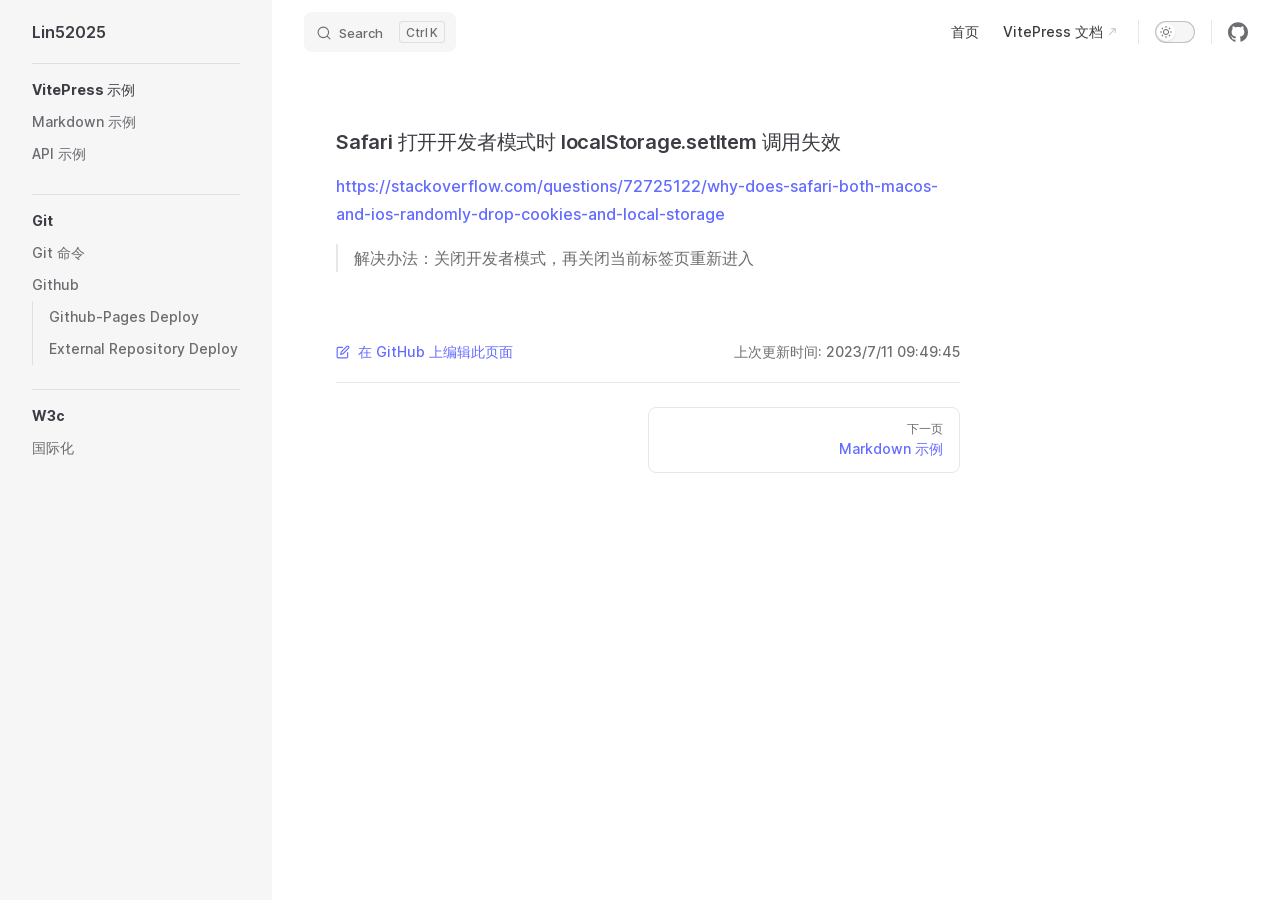
<file: vitepress/front/notes.html>
<!DOCTYPE html>
<html lang="zh-CN" dir="ltr">
  <head>
    <meta charset="utf-8">
    <meta name="viewport" content="width=device-width,initial-scale=1">
    <title>Lin52025 | Lin52025</title>
    <meta name="description" content="Lin52025 Blog Site!">
    <link rel="preload stylesheet" href="/vitepress/assets/style.60c40e1f.css" as="style">
    <script type="module" src="/vitepress/assets/app.8406b510.js"></script>
    <link rel="preload" href="/vitepress/assets/inter-roman-latin.2ed14f66.woff2" as="font" type="font/woff2" crossorigin="">
  <link rel="modulepreload" href="/vitepress/assets/chunks/framework.716eacd7.js">
  <link rel="modulepreload" href="/vitepress/assets/chunks/theme.85854420.js">
  <link rel="modulepreload" href="/vitepress/assets/front_notes.md.3304ba35.lean.js">
  <script id="check-dark-light">(()=>{const e=localStorage.getItem("vitepress-theme-appearance")||"auto",a=window.matchMedia("(prefers-color-scheme: dark)").matches;(!e||e==="auto"?a:e==="dark")&&document.documentElement.classList.add("dark")})();</script>
  </head>
  <body>
    <div id="app"><div class="Layout" data-v-1d113308><!--[--><!--]--><!--[--><span tabindex="-1" data-v-b1e5adb7></span><a href="#VPContent" class="VPSkipLink visually-hidden" data-v-b1e5adb7> Skip to content </a><!--]--><!----><header class="VPNav" data-v-1d113308 data-v-7c10a9e2><div class="VPNavBar has-sidebar" data-v-7c10a9e2 data-v-d474159f><div class="container" data-v-d474159f><div class="title" data-v-d474159f><div class="VPNavBarTitle has-sidebar" data-v-d474159f data-v-4b4b99f1><a class="title" href="/vitepress/" data-v-4b4b99f1><!--[--><!--]--><!----><!--[-->Lin52025<!--]--><!--[--><!--]--></a></div></div><div class="content" data-v-d474159f><div class="curtain" data-v-d474159f></div><div class="content-body" data-v-d474159f><!--[--><!--]--><div class="VPNavBarSearch search" style="--vp-meta-key:&#39;Meta&#39;;" data-v-d474159f><!--[--><!----><div id="local-search"><button type="button" class="DocSearch DocSearch-Button" aria-label="Search"><span class="DocSearch-Button-Container"><svg class="DocSearch-Search-Icon" width="20" height="20" viewBox="0 0 20 20" aria-label="search icon"><path d="M14.386 14.386l4.0877 4.0877-4.0877-4.0877c-2.9418 2.9419-7.7115 2.9419-10.6533 0-2.9419-2.9418-2.9419-7.7115 0-10.6533 2.9418-2.9419 7.7115-2.9419 10.6533 0 2.9419 2.9418 2.9419 7.7115 0 10.6533z" stroke="currentColor" fill="none" fill-rule="evenodd" stroke-linecap="round" stroke-linejoin="round"></path></svg><span class="DocSearch-Button-Placeholder">Search</span></span><span class="DocSearch-Button-Keys"><kbd class="DocSearch-Button-Key"></kbd><kbd class="DocSearch-Button-Key">K</kbd></span></button></div><!--]--></div><nav aria-labelledby="main-nav-aria-label" class="VPNavBarMenu menu" data-v-d474159f data-v-492ea56d><span id="main-nav-aria-label" class="visually-hidden" data-v-492ea56d>Main Navigation</span><!--[--><!--[--><a class="VPLink link VPNavBarMenuLink" href="/vitepress/" tabindex="0" data-v-492ea56d data-v-42f218ec data-v-40bbea7a><!--[-->首页<!--]--><!----></a><!--]--><!--[--><a class="VPLink link VPNavBarMenuLink" href="https://vitepress.dev/" target="_blank" rel="noreferrer" tabindex="0" data-v-492ea56d data-v-42f218ec data-v-40bbea7a><!--[-->VitePress 文档<!--]--><svg xmlns="http://www.w3.org/2000/svg" aria-hidden="true" focusable="false" height="24px" viewbox="0 0 24 24" width="24px" class="icon" data-v-40bbea7a><path d="M0 0h24v24H0V0z" fill="none"></path><path d="M9 5v2h6.59L4 18.59 5.41 20 17 8.41V15h2V5H9z"></path></svg></a><!--]--><!--]--></nav><!----><div class="VPNavBarAppearance appearance" data-v-d474159f data-v-98566150><label title="toggle dark mode" data-v-98566150 data-v-12bb4a49><button class="VPSwitch VPSwitchAppearance" type="button" role="switch" aria-checked="false" data-v-12bb4a49 data-v-0832a754><span class="check" data-v-0832a754><span class="icon" data-v-0832a754><!--[--><svg xmlns="http://www.w3.org/2000/svg" aria-hidden="true" focusable="false" viewbox="0 0 24 24" class="sun" data-v-12bb4a49><path d="M12,18c-3.3,0-6-2.7-6-6s2.7-6,6-6s6,2.7,6,6S15.3,18,12,18zM12,8c-2.2,0-4,1.8-4,4c0,2.2,1.8,4,4,4c2.2,0,4-1.8,4-4C16,9.8,14.2,8,12,8z"></path><path d="M12,4c-0.6,0-1-0.4-1-1V1c0-0.6,0.4-1,1-1s1,0.4,1,1v2C13,3.6,12.6,4,12,4z"></path><path d="M12,24c-0.6,0-1-0.4-1-1v-2c0-0.6,0.4-1,1-1s1,0.4,1,1v2C13,23.6,12.6,24,12,24z"></path><path d="M5.6,6.6c-0.3,0-0.5-0.1-0.7-0.3L3.5,4.9c-0.4-0.4-0.4-1,0-1.4s1-0.4,1.4,0l1.4,1.4c0.4,0.4,0.4,1,0,1.4C6.2,6.5,5.9,6.6,5.6,6.6z"></path><path d="M19.8,20.8c-0.3,0-0.5-0.1-0.7-0.3l-1.4-1.4c-0.4-0.4-0.4-1,0-1.4s1-0.4,1.4,0l1.4,1.4c0.4,0.4,0.4,1,0,1.4C20.3,20.7,20,20.8,19.8,20.8z"></path><path d="M3,13H1c-0.6,0-1-0.4-1-1s0.4-1,1-1h2c0.6,0,1,0.4,1,1S3.6,13,3,13z"></path><path d="M23,13h-2c-0.6,0-1-0.4-1-1s0.4-1,1-1h2c0.6,0,1,0.4,1,1S23.6,13,23,13z"></path><path d="M4.2,20.8c-0.3,0-0.5-0.1-0.7-0.3c-0.4-0.4-0.4-1,0-1.4l1.4-1.4c0.4-0.4,1-0.4,1.4,0s0.4,1,0,1.4l-1.4,1.4C4.7,20.7,4.5,20.8,4.2,20.8z"></path><path d="M18.4,6.6c-0.3,0-0.5-0.1-0.7-0.3c-0.4-0.4-0.4-1,0-1.4l1.4-1.4c0.4-0.4,1-0.4,1.4,0s0.4,1,0,1.4l-1.4,1.4C18.9,6.5,18.6,6.6,18.4,6.6z"></path></svg><svg xmlns="http://www.w3.org/2000/svg" aria-hidden="true" focusable="false" viewbox="0 0 24 24" class="moon" data-v-12bb4a49><path d="M12.1,22c-0.3,0-0.6,0-0.9,0c-5.5-0.5-9.5-5.4-9-10.9c0.4-4.8,4.2-8.6,9-9c0.4,0,0.8,0.2,1,0.5c0.2,0.3,0.2,0.8-0.1,1.1c-2,2.7-1.4,6.4,1.3,8.4c2.1,1.6,5,1.6,7.1,0c0.3-0.2,0.7-0.3,1.1-0.1c0.3,0.2,0.5,0.6,0.5,1c-0.2,2.7-1.5,5.1-3.6,6.8C16.6,21.2,14.4,22,12.1,22zM9.3,4.4c-2.9,1-5,3.6-5.2,6.8c-0.4,4.4,2.8,8.3,7.2,8.7c2.1,0.2,4.2-0.4,5.8-1.8c1.1-0.9,1.9-2.1,2.4-3.4c-2.5,0.9-5.3,0.5-7.5-1.1C9.2,11.4,8.1,7.7,9.3,4.4z"></path></svg><!--]--></span></span></button></label></div><div class="VPSocialLinks VPNavBarSocialLinks social-links" data-v-d474159f data-v-164c457f data-v-5f80acc1><!--[--><a class="VPSocialLink" href="https://github.com/lin52025iq" aria-label="github" target="_blank" rel="noopener" data-v-5f80acc1 data-v-ac1ebd17><svg role="img" viewBox="0 0 24 24" xmlns="http://www.w3.org/2000/svg"><title>GitHub</title><path d="M12 .297c-6.63 0-12 5.373-12 12 0 5.303 3.438 9.8 8.205 11.385.6.113.82-.258.82-.577 0-.285-.01-1.04-.015-2.04-3.338.724-4.042-1.61-4.042-1.61C4.422 18.07 3.633 17.7 3.633 17.7c-1.087-.744.084-.729.084-.729 1.205.084 1.838 1.236 1.838 1.236 1.07 1.835 2.809 1.305 3.495.998.108-.776.417-1.305.76-1.605-2.665-.3-5.466-1.332-5.466-5.93 0-1.31.465-2.38 1.235-3.22-.135-.303-.54-1.523.105-3.176 0 0 1.005-.322 3.3 1.23.96-.267 1.98-.399 3-.405 1.02.006 2.04.138 3 .405 2.28-1.552 3.285-1.23 3.285-1.23.645 1.653.24 2.873.12 3.176.765.84 1.23 1.91 1.23 3.22 0 4.61-2.805 5.625-5.475 5.92.42.36.81 1.096.81 2.22 0 1.606-.015 2.896-.015 3.286 0 .315.21.69.825.57C20.565 22.092 24 17.592 24 12.297c0-6.627-5.373-12-12-12"/></svg></a><!--]--></div><div class="VPFlyout VPNavBarExtra extra" data-v-d474159f data-v-608cba8b data-v-e4ec5600><button type="button" class="button" aria-haspopup="true" aria-expanded="false" aria-label="extra navigation" data-v-e4ec5600><svg xmlns="http://www.w3.org/2000/svg" aria-hidden="true" focusable="false" viewbox="0 0 24 24" class="icon" data-v-e4ec5600><circle cx="12" cy="12" r="2"></circle><circle cx="19" cy="12" r="2"></circle><circle cx="5" cy="12" r="2"></circle></svg></button><div class="menu" data-v-e4ec5600><div class="VPMenu" data-v-e4ec5600 data-v-97491713><!----><!--[--><!--[--><!----><div class="group" data-v-608cba8b><div class="item appearance" data-v-608cba8b><p class="label" data-v-608cba8b>Appearance</p><div class="appearance-action" data-v-608cba8b><label title="toggle dark mode" data-v-608cba8b data-v-12bb4a49><button class="VPSwitch VPSwitchAppearance" type="button" role="switch" aria-checked="false" data-v-12bb4a49 data-v-0832a754><span class="check" data-v-0832a754><span class="icon" data-v-0832a754><!--[--><svg xmlns="http://www.w3.org/2000/svg" aria-hidden="true" focusable="false" viewbox="0 0 24 24" class="sun" data-v-12bb4a49><path d="M12,18c-3.3,0-6-2.7-6-6s2.7-6,6-6s6,2.7,6,6S15.3,18,12,18zM12,8c-2.2,0-4,1.8-4,4c0,2.2,1.8,4,4,4c2.2,0,4-1.8,4-4C16,9.8,14.2,8,12,8z"></path><path d="M12,4c-0.6,0-1-0.4-1-1V1c0-0.6,0.4-1,1-1s1,0.4,1,1v2C13,3.6,12.6,4,12,4z"></path><path d="M12,24c-0.6,0-1-0.4-1-1v-2c0-0.6,0.4-1,1-1s1,0.4,1,1v2C13,23.6,12.6,24,12,24z"></path><path d="M5.6,6.6c-0.3,0-0.5-0.1-0.7-0.3L3.5,4.9c-0.4-0.4-0.4-1,0-1.4s1-0.4,1.4,0l1.4,1.4c0.4,0.4,0.4,1,0,1.4C6.2,6.5,5.9,6.6,5.6,6.6z"></path><path d="M19.8,20.8c-0.3,0-0.5-0.1-0.7-0.3l-1.4-1.4c-0.4-0.4-0.4-1,0-1.4s1-0.4,1.4,0l1.4,1.4c0.4,0.4,0.4,1,0,1.4C20.3,20.7,20,20.8,19.8,20.8z"></path><path d="M3,13H1c-0.6,0-1-0.4-1-1s0.4-1,1-1h2c0.6,0,1,0.4,1,1S3.6,13,3,13z"></path><path d="M23,13h-2c-0.6,0-1-0.4-1-1s0.4-1,1-1h2c0.6,0,1,0.4,1,1S23.6,13,23,13z"></path><path d="M4.2,20.8c-0.3,0-0.5-0.1-0.7-0.3c-0.4-0.4-0.4-1,0-1.4l1.4-1.4c0.4-0.4,1-0.4,1.4,0s0.4,1,0,1.4l-1.4,1.4C4.7,20.7,4.5,20.8,4.2,20.8z"></path><path d="M18.4,6.6c-0.3,0-0.5-0.1-0.7-0.3c-0.4-0.4-0.4-1,0-1.4l1.4-1.4c0.4-0.4,1-0.4,1.4,0s0.4,1,0,1.4l-1.4,1.4C18.9,6.5,18.6,6.6,18.4,6.6z"></path></svg><svg xmlns="http://www.w3.org/2000/svg" aria-hidden="true" focusable="false" viewbox="0 0 24 24" class="moon" data-v-12bb4a49><path d="M12.1,22c-0.3,0-0.6,0-0.9,0c-5.5-0.5-9.5-5.4-9-10.9c0.4-4.8,4.2-8.6,9-9c0.4,0,0.8,0.2,1,0.5c0.2,0.3,0.2,0.8-0.1,1.1c-2,2.7-1.4,6.4,1.3,8.4c2.1,1.6,5,1.6,7.1,0c0.3-0.2,0.7-0.3,1.1-0.1c0.3,0.2,0.5,0.6,0.5,1c-0.2,2.7-1.5,5.1-3.6,6.8C16.6,21.2,14.4,22,12.1,22zM9.3,4.4c-2.9,1-5,3.6-5.2,6.8c-0.4,4.4,2.8,8.3,7.2,8.7c2.1,0.2,4.2-0.4,5.8-1.8c1.1-0.9,1.9-2.1,2.4-3.4c-2.5,0.9-5.3,0.5-7.5-1.1C9.2,11.4,8.1,7.7,9.3,4.4z"></path></svg><!--]--></span></span></button></label></div></div></div><div class="group" data-v-608cba8b><div class="item social-links" data-v-608cba8b><div class="VPSocialLinks social-links-list" data-v-608cba8b data-v-5f80acc1><!--[--><a class="VPSocialLink" href="https://github.com/lin52025iq" aria-label="github" target="_blank" rel="noopener" data-v-5f80acc1 data-v-ac1ebd17><svg role="img" viewBox="0 0 24 24" xmlns="http://www.w3.org/2000/svg"><title>GitHub</title><path d="M12 .297c-6.63 0-12 5.373-12 12 0 5.303 3.438 9.8 8.205 11.385.6.113.82-.258.82-.577 0-.285-.01-1.04-.015-2.04-3.338.724-4.042-1.61-4.042-1.61C4.422 18.07 3.633 17.7 3.633 17.7c-1.087-.744.084-.729.084-.729 1.205.084 1.838 1.236 1.838 1.236 1.07 1.835 2.809 1.305 3.495.998.108-.776.417-1.305.76-1.605-2.665-.3-5.466-1.332-5.466-5.93 0-1.31.465-2.38 1.235-3.22-.135-.303-.54-1.523.105-3.176 0 0 1.005-.322 3.3 1.23.96-.267 1.98-.399 3-.405 1.02.006 2.04.138 3 .405 2.28-1.552 3.285-1.23 3.285-1.23.645 1.653.24 2.873.12 3.176.765.84 1.23 1.91 1.23 3.22 0 4.61-2.805 5.625-5.475 5.92.42.36.81 1.096.81 2.22 0 1.606-.015 2.896-.015 3.286 0 .315.21.69.825.57C20.565 22.092 24 17.592 24 12.297c0-6.627-5.373-12-12-12"/></svg></a><!--]--></div></div></div><!--]--><!--]--></div></div></div><!--[--><!--]--><button type="button" class="VPNavBarHamburger hamburger" aria-label="mobile navigation" aria-expanded="false" aria-controls="VPNavScreen" data-v-d474159f data-v-5dea55bf><span class="container" data-v-5dea55bf><span class="top" data-v-5dea55bf></span><span class="middle" data-v-5dea55bf></span><span class="bottom" data-v-5dea55bf></span></span></button></div></div></div></div><!----></header><div class="VPLocalNav" data-v-1d113308 data-v-68fce447><button class="menu" aria-expanded="false" aria-controls="VPSidebarNav" data-v-68fce447><svg xmlns="http://www.w3.org/2000/svg" aria-hidden="true" focusable="false" viewbox="0 0 24 24" class="menu-icon" data-v-68fce447><path d="M17,11H3c-0.6,0-1-0.4-1-1s0.4-1,1-1h14c0.6,0,1,0.4,1,1S17.6,11,17,11z"></path><path d="M21,7H3C2.4,7,2,6.6,2,6s0.4-1,1-1h18c0.6,0,1,0.4,1,1S21.6,7,21,7z"></path><path d="M21,15H3c-0.6,0-1-0.4-1-1s0.4-1,1-1h18c0.6,0,1,0.4,1,1S21.6,15,21,15z"></path><path d="M17,19H3c-0.6,0-1-0.4-1-1s0.4-1,1-1h14c0.6,0,1,0.4,1,1S17.6,19,17,19z"></path></svg><span class="menu-text" data-v-68fce447>Menu</span></button><div class="VPLocalNavOutlineDropdown" style="--vp-vh:0px;" data-v-68fce447 data-v-7526cab1><button data-v-7526cab1>Return to top</button><!----></div></div><aside class="VPSidebar" data-v-1d113308 data-v-51eb5e05><div class="curtain" data-v-51eb5e05></div><nav class="nav" id="VPSidebarNav" aria-labelledby="sidebar-aria-label" tabindex="-1" data-v-51eb5e05><span class="visually-hidden" id="sidebar-aria-label" data-v-51eb5e05> Sidebar Navigation </span><!--[--><!--]--><!--[--><div class="group" data-v-51eb5e05><section class="VPSidebarItem level-0" data-v-51eb5e05 data-v-9a82e1d6><div class="item" role="button" tabindex="0" data-v-9a82e1d6><div class="indicator" data-v-9a82e1d6></div><h2 class="text" data-v-9a82e1d6>VitePress 示例</h2><!----></div><div class="items" data-v-9a82e1d6><!--[--><div class="VPSidebarItem level-1 is-link" data-v-9a82e1d6 data-v-9a82e1d6><div class="item" data-v-9a82e1d6><div class="indicator" data-v-9a82e1d6></div><a class="VPLink link link" href="/vitepress/example/markdown-examples" data-v-9a82e1d6 data-v-40bbea7a><!--[--><p class="text" data-v-9a82e1d6>Markdown 示例</p><!--]--><!----></a><!----></div><!----></div><div class="VPSidebarItem level-1 is-link" data-v-9a82e1d6 data-v-9a82e1d6><div class="item" data-v-9a82e1d6><div class="indicator" data-v-9a82e1d6></div><a class="VPLink link link" href="/vitepress/example/api-examples" data-v-9a82e1d6 data-v-40bbea7a><!--[--><p class="text" data-v-9a82e1d6>API 示例</p><!--]--><!----></a><!----></div><!----></div><!--]--></div></section></div><div class="group" data-v-51eb5e05><section class="VPSidebarItem level-0" data-v-51eb5e05 data-v-9a82e1d6><div class="item" role="button" tabindex="0" data-v-9a82e1d6><div class="indicator" data-v-9a82e1d6></div><h2 class="text" data-v-9a82e1d6>Git</h2><!----></div><div class="items" data-v-9a82e1d6><!--[--><div class="VPSidebarItem level-1 is-link" data-v-9a82e1d6 data-v-9a82e1d6><div class="item" data-v-9a82e1d6><div class="indicator" data-v-9a82e1d6></div><a class="VPLink link link" href="/vitepress/git/git-command" data-v-9a82e1d6 data-v-40bbea7a><!--[--><p class="text" data-v-9a82e1d6>Git 命令</p><!--]--><!----></a><!----></div><!----></div><section class="VPSidebarItem level-1" data-v-9a82e1d6 data-v-9a82e1d6><div class="item" role="button" tabindex="0" data-v-9a82e1d6><div class="indicator" data-v-9a82e1d6></div><h3 class="text" data-v-9a82e1d6>Github</h3><!----></div><div class="items" data-v-9a82e1d6><!--[--><div class="VPSidebarItem level-2 is-link" data-v-9a82e1d6 data-v-9a82e1d6><div class="item" data-v-9a82e1d6><div class="indicator" data-v-9a82e1d6></div><a class="VPLink link link" href="/vitepress/git/github/deploy" data-v-9a82e1d6 data-v-40bbea7a><!--[--><p class="text" data-v-9a82e1d6>Github-Pages Deploy</p><!--]--><!----></a><!----></div><!----></div><div class="VPSidebarItem level-2 is-link" data-v-9a82e1d6 data-v-9a82e1d6><div class="item" data-v-9a82e1d6><div class="indicator" data-v-9a82e1d6></div><a class="VPLink link link" href="/vitepress/git/github/external-repository-deploy" data-v-9a82e1d6 data-v-40bbea7a><!--[--><p class="text" data-v-9a82e1d6>External Repository Deploy</p><!--]--><!----></a><!----></div><!----></div><!--]--></div></section><!--]--></div></section></div><div class="group" data-v-51eb5e05><section class="VPSidebarItem level-0" data-v-51eb5e05 data-v-9a82e1d6><div class="item" role="button" tabindex="0" data-v-9a82e1d6><div class="indicator" data-v-9a82e1d6></div><h2 class="text" data-v-9a82e1d6>W3c</h2><!----></div><div class="items" data-v-9a82e1d6><!--[--><div class="VPSidebarItem level-1 is-link" data-v-9a82e1d6 data-v-9a82e1d6><div class="item" data-v-9a82e1d6><div class="indicator" data-v-9a82e1d6></div><a class="VPLink link link" href="/vitepress/w3c/language/i18n" data-v-9a82e1d6 data-v-40bbea7a><!--[--><p class="text" data-v-9a82e1d6>国际化</p><!--]--><!----></a><!----></div><!----></div><!--]--></div></section></div><!--]--><!--[--><!--]--></nav></aside><div class="VPContent has-sidebar" id="VPContent" data-v-1d113308 data-v-9d78bab4><div class="VPDoc has-sidebar has-aside" data-v-9d78bab4 data-v-39b3cdb2><!--[--><!--]--><div class="container" data-v-39b3cdb2><div class="aside" data-v-39b3cdb2><div class="aside-curtain" data-v-39b3cdb2></div><div class="aside-container" data-v-39b3cdb2><div class="aside-content" data-v-39b3cdb2><div class="VPDocAside" data-v-39b3cdb2 data-v-6d7b3c46><!--[--><!--]--><!--[--><!--]--><div class="VPDocAsideOutline" data-v-6d7b3c46 data-v-9bb6ddc9><div class="content" data-v-9bb6ddc9><div class="outline-marker" data-v-9bb6ddc9></div><div class="outline-title" data-v-9bb6ddc9>On this page</div><nav aria-labelledby="doc-outline-aria-label" data-v-9bb6ddc9><span class="visually-hidden" id="doc-outline-aria-label" data-v-9bb6ddc9> Table of Contents for current page </span><ul class="root" data-v-9bb6ddc9 data-v-c8abb991><!--[--><!--]--></ul></nav></div></div><!--[--><!--]--><div class="spacer" data-v-6d7b3c46></div><!--[--><!--]--><!----><!--[--><!--]--><!--[--><!--]--></div></div></div></div><div class="content" data-v-39b3cdb2><div class="content-container" data-v-39b3cdb2><!--[--><!--]--><!----><main class="main" data-v-39b3cdb2><div style="position:relative;" class="vp-doc _vitepress_front_notes" data-v-39b3cdb2><div><h3 id="safari-打开开发者模式时-localstorage-setitem-调用失效" tabindex="-1">Safari 打开开发者模式时 localStorage.setItem 调用失效 <a class="header-anchor" href="#safari-打开开发者模式时-localstorage-setitem-调用失效" aria-label="Permalink to &quot;Safari 打开开发者模式时 localStorage.setItem 调用失效&quot;">​</a></h3><p><a href="https://stackoverflow.com/questions/72725122/why-does-safari-both-macos-and-ios-randomly-drop-cookies-and-local-storage" target="_blank" rel="noreferrer">https://stackoverflow.com/questions/72725122/why-does-safari-both-macos-and-ios-randomly-drop-cookies-and-local-storage</a></p><blockquote><p>解决办法：关闭开发者模式，再关闭当前标签页重新进入</p></blockquote></div></div></main><footer class="VPDocFooter" data-v-39b3cdb2 data-v-10d8714f><!--[--><!--]--><div class="edit-info" data-v-10d8714f><div class="edit-link" data-v-10d8714f><a class="VPLink link edit-link-button" href="https://github.com/lin52025i/lin52025-vitepress/tree/master/docs/src/front/notes.md" target="_blank" rel="noreferrer" data-v-10d8714f data-v-40bbea7a><!--[--><svg xmlns="http://www.w3.org/2000/svg" viewbox="0 0 24 24" class="edit-link-icon" aria-label="edit icon" data-v-10d8714f><path d="M18,23H4c-1.7,0-3-1.3-3-3V6c0-1.7,1.3-3,3-3h7c0.6,0,1,0.4,1,1s-0.4,1-1,1H4C3.4,5,3,5.4,3,6v14c0,0.6,0.4,1,1,1h14c0.6,0,1-0.4,1-1v-7c0-0.6,0.4-1,1-1s1,0.4,1,1v7C21,21.7,19.7,23,18,23z"></path><path d="M8,17c-0.3,0-0.5-0.1-0.7-0.3C7,16.5,6.9,16.1,7,15.8l1-4c0-0.2,0.1-0.3,0.3-0.5l9.5-9.5c1.2-1.2,3.2-1.2,4.4,0c1.2,1.2,1.2,3.2,0,4.4l-9.5,9.5c-0.1,0.1-0.3,0.2-0.5,0.3l-4,1C8.2,17,8.1,17,8,17zM9.9,12.5l-0.5,2.1l2.1-0.5l9.3-9.3c0.4-0.4,0.4-1.1,0-1.6c-0.4-0.4-1.2-0.4-1.6,0l0,0L9.9,12.5z M18.5,2.5L18.5,2.5L18.5,2.5z"></path></svg> 在 GitHub 上编辑此页面<!--]--><!----></a></div><div class="last-updated" data-v-10d8714f><p class="VPLastUpdated" data-v-10d8714f data-v-f84fa165>上次更新时间: <time datetime="2023-07-11T09:49:45.000Z" data-v-f84fa165></time></p></div></div><div class="prev-next" data-v-10d8714f><div class="pager" data-v-10d8714f><!----></div><div class="pager" data-v-10d8714f><a class="pager-link next" href="/vitepress/example/markdown-examples" data-v-10d8714f><span class="desc" data-v-10d8714f>下一页</span><span class="title" data-v-10d8714f>Markdown 示例</span></a></div></div></footer><!--[--><!--]--></div></div></div><!--[--><!--]--></div></div><footer class="VPFooter has-sidebar" data-v-1d113308 data-v-c7eeb802><div class="container" data-v-c7eeb802><p class="message" data-v-c7eeb802>Released under the MIT License.</p><p class="copyright" data-v-c7eeb802>Copyright © 2023-present Lin52025</p></div></footer><!--[--><!--]--></div></div>
    <script>__VP_HASH_MAP__ = JSON.parse("{\"example_api-examples.md\":\"3dab5ca7\",\"front_notes.md\":\"3304ba35\",\"git_github_deploy.md\":\"db1b79ad\",\"git_github_external-repository-deploy.md\":\"a7eaef83\",\"index.md\":\"6f04a946\",\"notes_notes.md\":\"ecb5f337\",\"git_ssh_ssh-config.md\":\"9d3b9fa7\",\"python_conda.md\":\"7510d99c\",\"w3c_language_i18n.md\":\"caef4ea9\",\"example_markdown-examples.md\":\"0696618f\",\"rust_rust.md\":\"29d9d939\",\"example_component-demo.md\":\"98131380\",\"git_git-command.md\":\"4fe7bb0e\"}")
__VP_SITE_DATA__ = JSON.parse("{\"lang\":\"zh-CN\",\"dir\":\"ltr\",\"title\":\"Lin52025\",\"description\":\"Lin52025 Blog Site!\",\"base\":\"/vitepress/\",\"head\":[],\"appearance\":true,\"themeConfig\":{\"nav\":[{\"text\":\"首页\",\"link\":\"/\"},{\"text\":\"VitePress 文档\",\"link\":\"https://vitepress.dev/\"}],\"sidebar\":[{\"text\":\"VitePress 示例\",\"items\":[{\"text\":\"Markdown 示例\",\"link\":\"/example/markdown-examples\"},{\"text\":\"API 示例\",\"link\":\"/example/api-examples\"}]},{\"text\":\"Git\",\"items\":[{\"text\":\"Git 命令\",\"link\":\"/git/git-command\"},{\"text\":\"Github\",\"items\":[{\"text\":\"Github-Pages Deploy\",\"link\":\"/git/github/deploy\"},{\"text\":\"External Repository Deploy\",\"link\":\"/git/github/external-repository-deploy\"}]}]},{\"text\":\"W3c\",\"items\":[{\"text\":\"国际化\",\"link\":\"/w3c/language/i18n\"}]}],\"search\":{\"provider\":\"local\",\"options\":{\"locales\":{\"zh\":{\"translations\":{\"button\":{\"buttonText\":\"搜索文档\",\"buttonAriaLabel\":\"搜索文档\"},\"modal\":{\"noResultsText\":\"无法找到相关结果\",\"resetButtonTitle\":\"清除查询条件\",\"footer\":{\"selectText\":\"选择\",\"navigateText\":\"切换\"}}}}}}},\"editLink\":{\"pattern\":\"https://github.com/lin52025i/lin52025-vitepress/tree/master/docs/src/:path\",\"text\":\"在 GitHub 上编辑此页面\"},\"socialLinks\":[{\"icon\":\"github\",\"link\":\"https://github.com/lin52025iq\"}],\"footer\":{\"message\":\"Released under the MIT License.\",\"copyright\":\"Copyright © 2023-present Lin52025\"},\"docFooter\":{\"prev\":\"上一页\",\"next\":\"下一页\"},\"lastUpdatedText\":\"上次更新时间\"},\"locales\":{},\"scrollOffset\":90,\"cleanUrls\":true}")</script>
    
  </body>
</html>
</file>
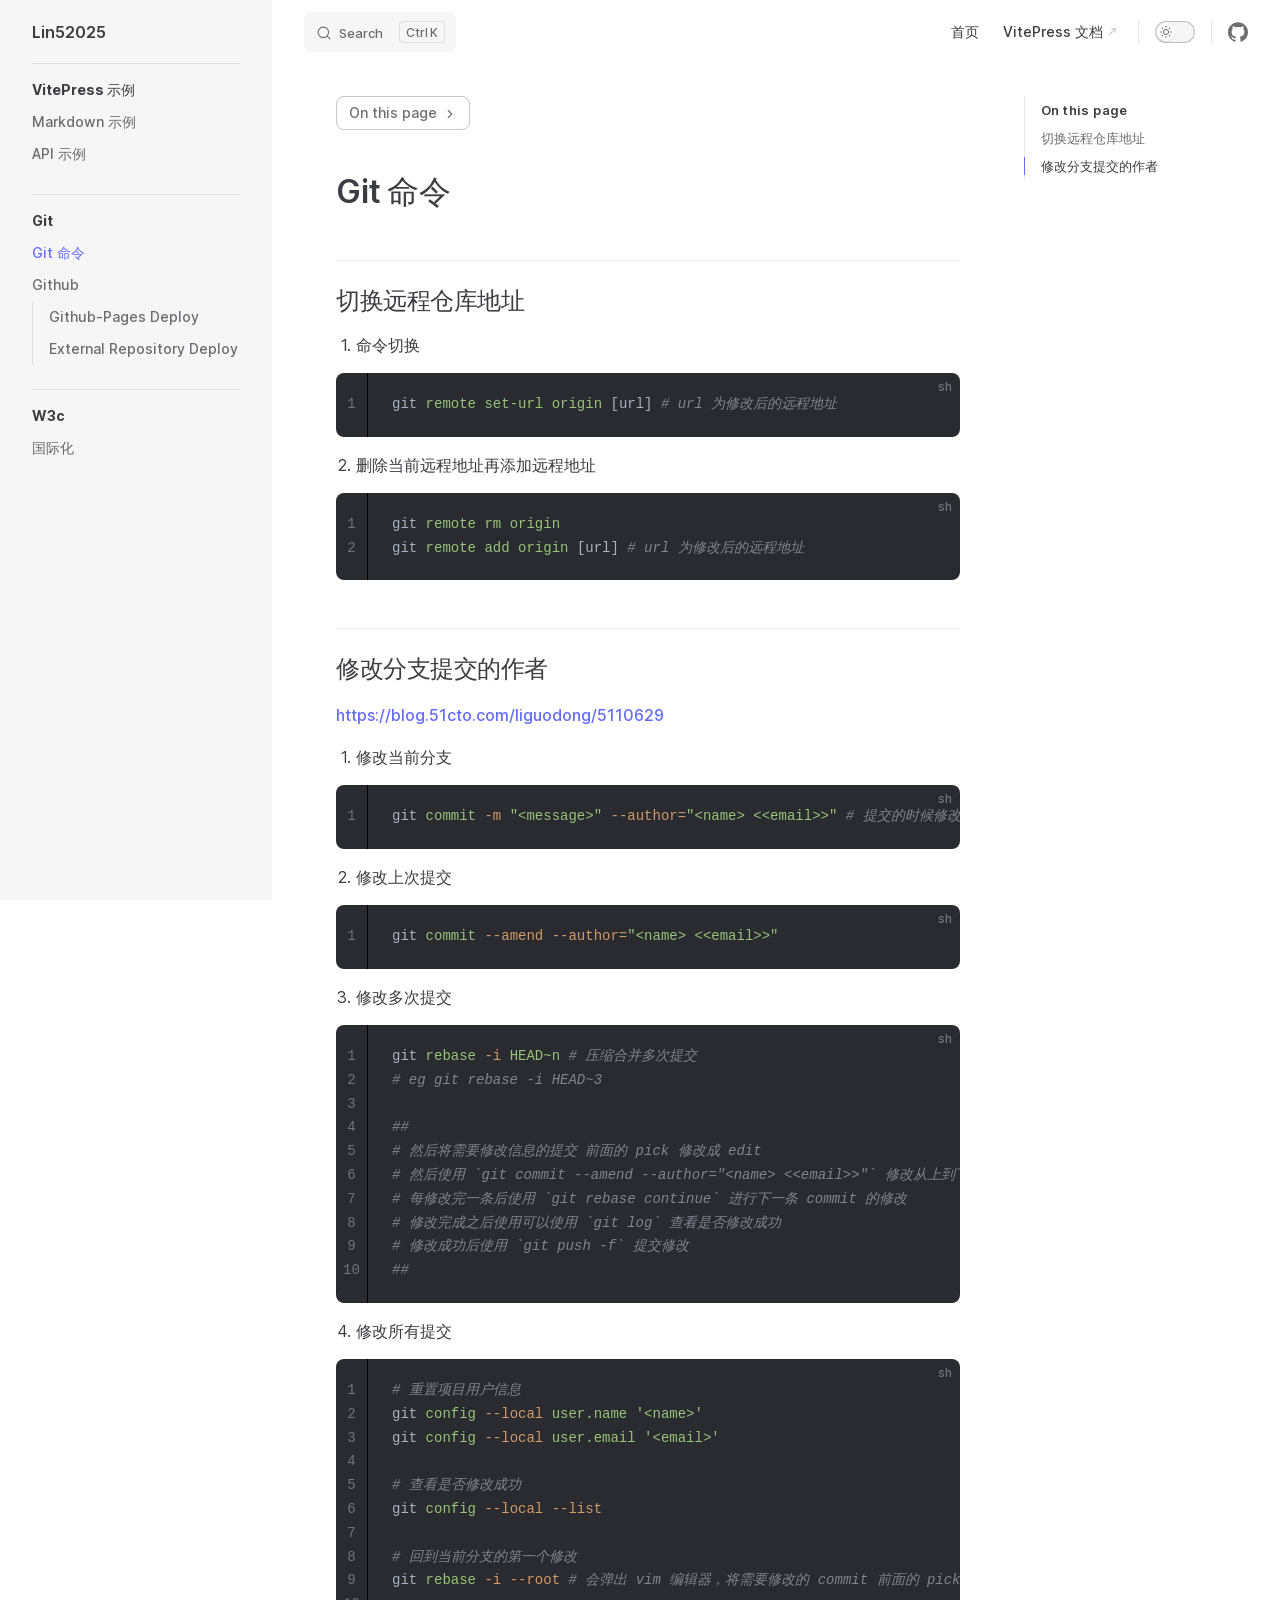
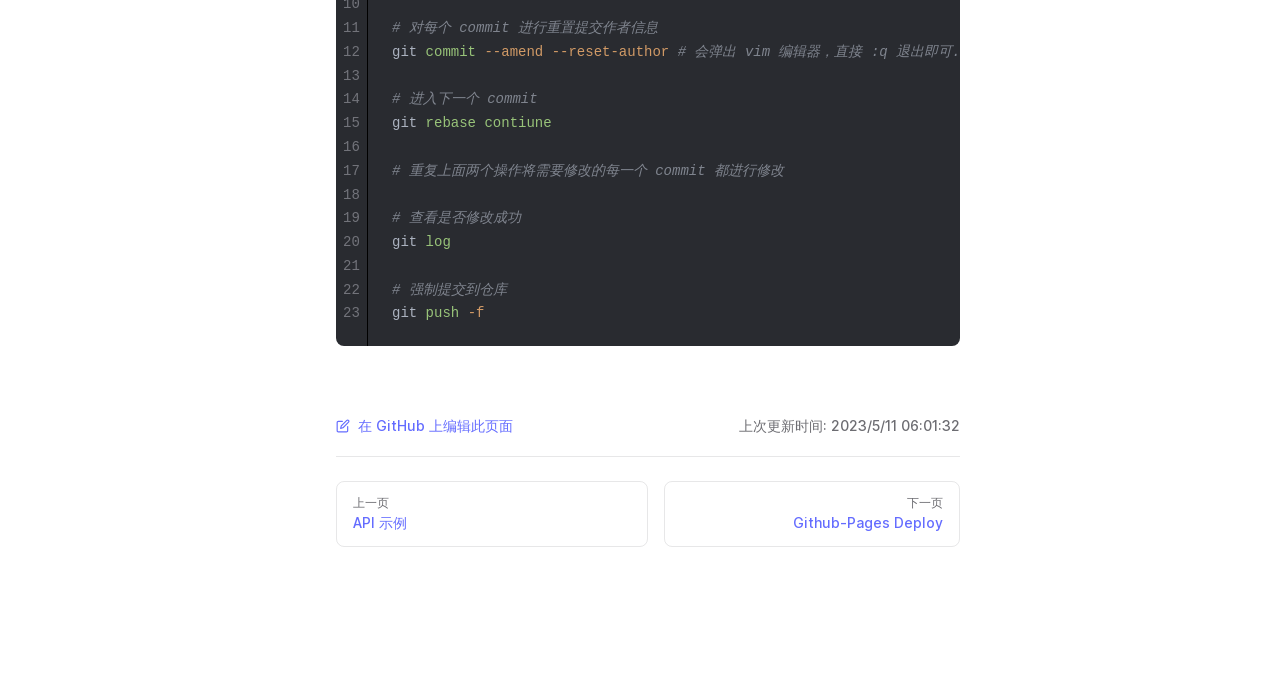
<file: vitepress/git/git-command.html>
<!DOCTYPE html>
<html lang="zh-CN" dir="ltr">
  <head>
    <meta charset="utf-8">
    <meta name="viewport" content="width=device-width,initial-scale=1">
    <title>Git 命令 | Lin52025</title>
    <meta name="description" content="Lin52025 Blog Site!">
    <link rel="preload stylesheet" href="/vitepress/assets/style.60c40e1f.css" as="style">
    <script type="module" src="/vitepress/assets/app.8406b510.js"></script>
    <link rel="preload" href="/vitepress/assets/inter-roman-latin.2ed14f66.woff2" as="font" type="font/woff2" crossorigin="">
  <link rel="modulepreload" href="/vitepress/assets/chunks/framework.716eacd7.js">
  <link rel="modulepreload" href="/vitepress/assets/chunks/theme.85854420.js">
  <link rel="modulepreload" href="/vitepress/assets/git_git-command.md.4fe7bb0e.lean.js">
  <script id="check-dark-light">(()=>{const e=localStorage.getItem("vitepress-theme-appearance")||"auto",a=window.matchMedia("(prefers-color-scheme: dark)").matches;(!e||e==="auto"?a:e==="dark")&&document.documentElement.classList.add("dark")})();</script>
  </head>
  <body>
    <div id="app"><div class="Layout" data-v-1d113308><!--[--><!--]--><!--[--><span tabindex="-1" data-v-b1e5adb7></span><a href="#VPContent" class="VPSkipLink visually-hidden" data-v-b1e5adb7> Skip to content </a><!--]--><!----><header class="VPNav" data-v-1d113308 data-v-7c10a9e2><div class="VPNavBar has-sidebar" data-v-7c10a9e2 data-v-d474159f><div class="container" data-v-d474159f><div class="title" data-v-d474159f><div class="VPNavBarTitle has-sidebar" data-v-d474159f data-v-4b4b99f1><a class="title" href="/vitepress/" data-v-4b4b99f1><!--[--><!--]--><!----><!--[-->Lin52025<!--]--><!--[--><!--]--></a></div></div><div class="content" data-v-d474159f><div class="curtain" data-v-d474159f></div><div class="content-body" data-v-d474159f><!--[--><!--]--><div class="VPNavBarSearch search" style="--vp-meta-key:&#39;Meta&#39;;" data-v-d474159f><!--[--><!----><div id="local-search"><button type="button" class="DocSearch DocSearch-Button" aria-label="Search"><span class="DocSearch-Button-Container"><svg class="DocSearch-Search-Icon" width="20" height="20" viewBox="0 0 20 20" aria-label="search icon"><path d="M14.386 14.386l4.0877 4.0877-4.0877-4.0877c-2.9418 2.9419-7.7115 2.9419-10.6533 0-2.9419-2.9418-2.9419-7.7115 0-10.6533 2.9418-2.9419 7.7115-2.9419 10.6533 0 2.9419 2.9418 2.9419 7.7115 0 10.6533z" stroke="currentColor" fill="none" fill-rule="evenodd" stroke-linecap="round" stroke-linejoin="round"></path></svg><span class="DocSearch-Button-Placeholder">Search</span></span><span class="DocSearch-Button-Keys"><kbd class="DocSearch-Button-Key"></kbd><kbd class="DocSearch-Button-Key">K</kbd></span></button></div><!--]--></div><nav aria-labelledby="main-nav-aria-label" class="VPNavBarMenu menu" data-v-d474159f data-v-492ea56d><span id="main-nav-aria-label" class="visually-hidden" data-v-492ea56d>Main Navigation</span><!--[--><!--[--><a class="VPLink link VPNavBarMenuLink" href="/vitepress/" tabindex="0" data-v-492ea56d data-v-42f218ec data-v-40bbea7a><!--[-->首页<!--]--><!----></a><!--]--><!--[--><a class="VPLink link VPNavBarMenuLink" href="https://vitepress.dev/" target="_blank" rel="noreferrer" tabindex="0" data-v-492ea56d data-v-42f218ec data-v-40bbea7a><!--[-->VitePress 文档<!--]--><svg xmlns="http://www.w3.org/2000/svg" aria-hidden="true" focusable="false" height="24px" viewbox="0 0 24 24" width="24px" class="icon" data-v-40bbea7a><path d="M0 0h24v24H0V0z" fill="none"></path><path d="M9 5v2h6.59L4 18.59 5.41 20 17 8.41V15h2V5H9z"></path></svg></a><!--]--><!--]--></nav><!----><div class="VPNavBarAppearance appearance" data-v-d474159f data-v-98566150><label title="toggle dark mode" data-v-98566150 data-v-12bb4a49><button class="VPSwitch VPSwitchAppearance" type="button" role="switch" aria-checked="false" data-v-12bb4a49 data-v-0832a754><span class="check" data-v-0832a754><span class="icon" data-v-0832a754><!--[--><svg xmlns="http://www.w3.org/2000/svg" aria-hidden="true" focusable="false" viewbox="0 0 24 24" class="sun" data-v-12bb4a49><path d="M12,18c-3.3,0-6-2.7-6-6s2.7-6,6-6s6,2.7,6,6S15.3,18,12,18zM12,8c-2.2,0-4,1.8-4,4c0,2.2,1.8,4,4,4c2.2,0,4-1.8,4-4C16,9.8,14.2,8,12,8z"></path><path d="M12,4c-0.6,0-1-0.4-1-1V1c0-0.6,0.4-1,1-1s1,0.4,1,1v2C13,3.6,12.6,4,12,4z"></path><path d="M12,24c-0.6,0-1-0.4-1-1v-2c0-0.6,0.4-1,1-1s1,0.4,1,1v2C13,23.6,12.6,24,12,24z"></path><path d="M5.6,6.6c-0.3,0-0.5-0.1-0.7-0.3L3.5,4.9c-0.4-0.4-0.4-1,0-1.4s1-0.4,1.4,0l1.4,1.4c0.4,0.4,0.4,1,0,1.4C6.2,6.5,5.9,6.6,5.6,6.6z"></path><path d="M19.8,20.8c-0.3,0-0.5-0.1-0.7-0.3l-1.4-1.4c-0.4-0.4-0.4-1,0-1.4s1-0.4,1.4,0l1.4,1.4c0.4,0.4,0.4,1,0,1.4C20.3,20.7,20,20.8,19.8,20.8z"></path><path d="M3,13H1c-0.6,0-1-0.4-1-1s0.4-1,1-1h2c0.6,0,1,0.4,1,1S3.6,13,3,13z"></path><path d="M23,13h-2c-0.6,0-1-0.4-1-1s0.4-1,1-1h2c0.6,0,1,0.4,1,1S23.6,13,23,13z"></path><path d="M4.2,20.8c-0.3,0-0.5-0.1-0.7-0.3c-0.4-0.4-0.4-1,0-1.4l1.4-1.4c0.4-0.4,1-0.4,1.4,0s0.4,1,0,1.4l-1.4,1.4C4.7,20.7,4.5,20.8,4.2,20.8z"></path><path d="M18.4,6.6c-0.3,0-0.5-0.1-0.7-0.3c-0.4-0.4-0.4-1,0-1.4l1.4-1.4c0.4-0.4,1-0.4,1.4,0s0.4,1,0,1.4l-1.4,1.4C18.9,6.5,18.6,6.6,18.4,6.6z"></path></svg><svg xmlns="http://www.w3.org/2000/svg" aria-hidden="true" focusable="false" viewbox="0 0 24 24" class="moon" data-v-12bb4a49><path d="M12.1,22c-0.3,0-0.6,0-0.9,0c-5.5-0.5-9.5-5.4-9-10.9c0.4-4.8,4.2-8.6,9-9c0.4,0,0.8,0.2,1,0.5c0.2,0.3,0.2,0.8-0.1,1.1c-2,2.7-1.4,6.4,1.3,8.4c2.1,1.6,5,1.6,7.1,0c0.3-0.2,0.7-0.3,1.1-0.1c0.3,0.2,0.5,0.6,0.5,1c-0.2,2.7-1.5,5.1-3.6,6.8C16.6,21.2,14.4,22,12.1,22zM9.3,4.4c-2.9,1-5,3.6-5.2,6.8c-0.4,4.4,2.8,8.3,7.2,8.7c2.1,0.2,4.2-0.4,5.8-1.8c1.1-0.9,1.9-2.1,2.4-3.4c-2.5,0.9-5.3,0.5-7.5-1.1C9.2,11.4,8.1,7.7,9.3,4.4z"></path></svg><!--]--></span></span></button></label></div><div class="VPSocialLinks VPNavBarSocialLinks social-links" data-v-d474159f data-v-164c457f data-v-5f80acc1><!--[--><a class="VPSocialLink" href="https://github.com/lin52025iq" aria-label="github" target="_blank" rel="noopener" data-v-5f80acc1 data-v-ac1ebd17><svg role="img" viewBox="0 0 24 24" xmlns="http://www.w3.org/2000/svg"><title>GitHub</title><path d="M12 .297c-6.63 0-12 5.373-12 12 0 5.303 3.438 9.8 8.205 11.385.6.113.82-.258.82-.577 0-.285-.01-1.04-.015-2.04-3.338.724-4.042-1.61-4.042-1.61C4.422 18.07 3.633 17.7 3.633 17.7c-1.087-.744.084-.729.084-.729 1.205.084 1.838 1.236 1.838 1.236 1.07 1.835 2.809 1.305 3.495.998.108-.776.417-1.305.76-1.605-2.665-.3-5.466-1.332-5.466-5.93 0-1.31.465-2.38 1.235-3.22-.135-.303-.54-1.523.105-3.176 0 0 1.005-.322 3.3 1.23.96-.267 1.98-.399 3-.405 1.02.006 2.04.138 3 .405 2.28-1.552 3.285-1.23 3.285-1.23.645 1.653.24 2.873.12 3.176.765.84 1.23 1.91 1.23 3.22 0 4.61-2.805 5.625-5.475 5.92.42.36.81 1.096.81 2.22 0 1.606-.015 2.896-.015 3.286 0 .315.21.69.825.57C20.565 22.092 24 17.592 24 12.297c0-6.627-5.373-12-12-12"/></svg></a><!--]--></div><div class="VPFlyout VPNavBarExtra extra" data-v-d474159f data-v-608cba8b data-v-e4ec5600><button type="button" class="button" aria-haspopup="true" aria-expanded="false" aria-label="extra navigation" data-v-e4ec5600><svg xmlns="http://www.w3.org/2000/svg" aria-hidden="true" focusable="false" viewbox="0 0 24 24" class="icon" data-v-e4ec5600><circle cx="12" cy="12" r="2"></circle><circle cx="19" cy="12" r="2"></circle><circle cx="5" cy="12" r="2"></circle></svg></button><div class="menu" data-v-e4ec5600><div class="VPMenu" data-v-e4ec5600 data-v-97491713><!----><!--[--><!--[--><!----><div class="group" data-v-608cba8b><div class="item appearance" data-v-608cba8b><p class="label" data-v-608cba8b>Appearance</p><div class="appearance-action" data-v-608cba8b><label title="toggle dark mode" data-v-608cba8b data-v-12bb4a49><button class="VPSwitch VPSwitchAppearance" type="button" role="switch" aria-checked="false" data-v-12bb4a49 data-v-0832a754><span class="check" data-v-0832a754><span class="icon" data-v-0832a754><!--[--><svg xmlns="http://www.w3.org/2000/svg" aria-hidden="true" focusable="false" viewbox="0 0 24 24" class="sun" data-v-12bb4a49><path d="M12,18c-3.3,0-6-2.7-6-6s2.7-6,6-6s6,2.7,6,6S15.3,18,12,18zM12,8c-2.2,0-4,1.8-4,4c0,2.2,1.8,4,4,4c2.2,0,4-1.8,4-4C16,9.8,14.2,8,12,8z"></path><path d="M12,4c-0.6,0-1-0.4-1-1V1c0-0.6,0.4-1,1-1s1,0.4,1,1v2C13,3.6,12.6,4,12,4z"></path><path d="M12,24c-0.6,0-1-0.4-1-1v-2c0-0.6,0.4-1,1-1s1,0.4,1,1v2C13,23.6,12.6,24,12,24z"></path><path d="M5.6,6.6c-0.3,0-0.5-0.1-0.7-0.3L3.5,4.9c-0.4-0.4-0.4-1,0-1.4s1-0.4,1.4,0l1.4,1.4c0.4,0.4,0.4,1,0,1.4C6.2,6.5,5.9,6.6,5.6,6.6z"></path><path d="M19.8,20.8c-0.3,0-0.5-0.1-0.7-0.3l-1.4-1.4c-0.4-0.4-0.4-1,0-1.4s1-0.4,1.4,0l1.4,1.4c0.4,0.4,0.4,1,0,1.4C20.3,20.7,20,20.8,19.8,20.8z"></path><path d="M3,13H1c-0.6,0-1-0.4-1-1s0.4-1,1-1h2c0.6,0,1,0.4,1,1S3.6,13,3,13z"></path><path d="M23,13h-2c-0.6,0-1-0.4-1-1s0.4-1,1-1h2c0.6,0,1,0.4,1,1S23.6,13,23,13z"></path><path d="M4.2,20.8c-0.3,0-0.5-0.1-0.7-0.3c-0.4-0.4-0.4-1,0-1.4l1.4-1.4c0.4-0.4,1-0.4,1.4,0s0.4,1,0,1.4l-1.4,1.4C4.7,20.7,4.5,20.8,4.2,20.8z"></path><path d="M18.4,6.6c-0.3,0-0.5-0.1-0.7-0.3c-0.4-0.4-0.4-1,0-1.4l1.4-1.4c0.4-0.4,1-0.4,1.4,0s0.4,1,0,1.4l-1.4,1.4C18.9,6.5,18.6,6.6,18.4,6.6z"></path></svg><svg xmlns="http://www.w3.org/2000/svg" aria-hidden="true" focusable="false" viewbox="0 0 24 24" class="moon" data-v-12bb4a49><path d="M12.1,22c-0.3,0-0.6,0-0.9,0c-5.5-0.5-9.5-5.4-9-10.9c0.4-4.8,4.2-8.6,9-9c0.4,0,0.8,0.2,1,0.5c0.2,0.3,0.2,0.8-0.1,1.1c-2,2.7-1.4,6.4,1.3,8.4c2.1,1.6,5,1.6,7.1,0c0.3-0.2,0.7-0.3,1.1-0.1c0.3,0.2,0.5,0.6,0.5,1c-0.2,2.7-1.5,5.1-3.6,6.8C16.6,21.2,14.4,22,12.1,22zM9.3,4.4c-2.9,1-5,3.6-5.2,6.8c-0.4,4.4,2.8,8.3,7.2,8.7c2.1,0.2,4.2-0.4,5.8-1.8c1.1-0.9,1.9-2.1,2.4-3.4c-2.5,0.9-5.3,0.5-7.5-1.1C9.2,11.4,8.1,7.7,9.3,4.4z"></path></svg><!--]--></span></span></button></label></div></div></div><div class="group" data-v-608cba8b><div class="item social-links" data-v-608cba8b><div class="VPSocialLinks social-links-list" data-v-608cba8b data-v-5f80acc1><!--[--><a class="VPSocialLink" href="https://github.com/lin52025iq" aria-label="github" target="_blank" rel="noopener" data-v-5f80acc1 data-v-ac1ebd17><svg role="img" viewBox="0 0 24 24" xmlns="http://www.w3.org/2000/svg"><title>GitHub</title><path d="M12 .297c-6.63 0-12 5.373-12 12 0 5.303 3.438 9.8 8.205 11.385.6.113.82-.258.82-.577 0-.285-.01-1.04-.015-2.04-3.338.724-4.042-1.61-4.042-1.61C4.422 18.07 3.633 17.7 3.633 17.7c-1.087-.744.084-.729.084-.729 1.205.084 1.838 1.236 1.838 1.236 1.07 1.835 2.809 1.305 3.495.998.108-.776.417-1.305.76-1.605-2.665-.3-5.466-1.332-5.466-5.93 0-1.31.465-2.38 1.235-3.22-.135-.303-.54-1.523.105-3.176 0 0 1.005-.322 3.3 1.23.96-.267 1.98-.399 3-.405 1.02.006 2.04.138 3 .405 2.28-1.552 3.285-1.23 3.285-1.23.645 1.653.24 2.873.12 3.176.765.84 1.23 1.91 1.23 3.22 0 4.61-2.805 5.625-5.475 5.92.42.36.81 1.096.81 2.22 0 1.606-.015 2.896-.015 3.286 0 .315.21.69.825.57C20.565 22.092 24 17.592 24 12.297c0-6.627-5.373-12-12-12"/></svg></a><!--]--></div></div></div><!--]--><!--]--></div></div></div><!--[--><!--]--><button type="button" class="VPNavBarHamburger hamburger" aria-label="mobile navigation" aria-expanded="false" aria-controls="VPNavScreen" data-v-d474159f data-v-5dea55bf><span class="container" data-v-5dea55bf><span class="top" data-v-5dea55bf></span><span class="middle" data-v-5dea55bf></span><span class="bottom" data-v-5dea55bf></span></span></button></div></div></div></div><!----></header><div class="VPLocalNav" data-v-1d113308 data-v-68fce447><button class="menu" aria-expanded="false" aria-controls="VPSidebarNav" data-v-68fce447><svg xmlns="http://www.w3.org/2000/svg" aria-hidden="true" focusable="false" viewbox="0 0 24 24" class="menu-icon" data-v-68fce447><path d="M17,11H3c-0.6,0-1-0.4-1-1s0.4-1,1-1h14c0.6,0,1,0.4,1,1S17.6,11,17,11z"></path><path d="M21,7H3C2.4,7,2,6.6,2,6s0.4-1,1-1h18c0.6,0,1,0.4,1,1S21.6,7,21,7z"></path><path d="M21,15H3c-0.6,0-1-0.4-1-1s0.4-1,1-1h18c0.6,0,1,0.4,1,1S21.6,15,21,15z"></path><path d="M17,19H3c-0.6,0-1-0.4-1-1s0.4-1,1-1h14c0.6,0,1,0.4,1,1S17.6,19,17,19z"></path></svg><span class="menu-text" data-v-68fce447>Menu</span></button><div class="VPLocalNavOutlineDropdown" style="--vp-vh:0px;" data-v-68fce447 data-v-7526cab1><button data-v-7526cab1>Return to top</button><!----></div></div><aside class="VPSidebar" data-v-1d113308 data-v-51eb5e05><div class="curtain" data-v-51eb5e05></div><nav class="nav" id="VPSidebarNav" aria-labelledby="sidebar-aria-label" tabindex="-1" data-v-51eb5e05><span class="visually-hidden" id="sidebar-aria-label" data-v-51eb5e05> Sidebar Navigation </span><!--[--><!--]--><!--[--><div class="group" data-v-51eb5e05><section class="VPSidebarItem level-0" data-v-51eb5e05 data-v-9a82e1d6><div class="item" role="button" tabindex="0" data-v-9a82e1d6><div class="indicator" data-v-9a82e1d6></div><h2 class="text" data-v-9a82e1d6>VitePress 示例</h2><!----></div><div class="items" data-v-9a82e1d6><!--[--><div class="VPSidebarItem level-1 is-link" data-v-9a82e1d6 data-v-9a82e1d6><div class="item" data-v-9a82e1d6><div class="indicator" data-v-9a82e1d6></div><a class="VPLink link link" href="/vitepress/example/markdown-examples" data-v-9a82e1d6 data-v-40bbea7a><!--[--><p class="text" data-v-9a82e1d6>Markdown 示例</p><!--]--><!----></a><!----></div><!----></div><div class="VPSidebarItem level-1 is-link" data-v-9a82e1d6 data-v-9a82e1d6><div class="item" data-v-9a82e1d6><div class="indicator" data-v-9a82e1d6></div><a class="VPLink link link" href="/vitepress/example/api-examples" data-v-9a82e1d6 data-v-40bbea7a><!--[--><p class="text" data-v-9a82e1d6>API 示例</p><!--]--><!----></a><!----></div><!----></div><!--]--></div></section></div><div class="group" data-v-51eb5e05><section class="VPSidebarItem level-0 has-active" data-v-51eb5e05 data-v-9a82e1d6><div class="item" role="button" tabindex="0" data-v-9a82e1d6><div class="indicator" data-v-9a82e1d6></div><h2 class="text" data-v-9a82e1d6>Git</h2><!----></div><div class="items" data-v-9a82e1d6><!--[--><div class="VPSidebarItem level-1 is-link is-active has-active" data-v-9a82e1d6 data-v-9a82e1d6><div class="item" data-v-9a82e1d6><div class="indicator" data-v-9a82e1d6></div><a class="VPLink link link" href="/vitepress/git/git-command" data-v-9a82e1d6 data-v-40bbea7a><!--[--><p class="text" data-v-9a82e1d6>Git 命令</p><!--]--><!----></a><!----></div><!----></div><section class="VPSidebarItem level-1" data-v-9a82e1d6 data-v-9a82e1d6><div class="item" role="button" tabindex="0" data-v-9a82e1d6><div class="indicator" data-v-9a82e1d6></div><h3 class="text" data-v-9a82e1d6>Github</h3><!----></div><div class="items" data-v-9a82e1d6><!--[--><div class="VPSidebarItem level-2 is-link" data-v-9a82e1d6 data-v-9a82e1d6><div class="item" data-v-9a82e1d6><div class="indicator" data-v-9a82e1d6></div><a class="VPLink link link" href="/vitepress/git/github/deploy" data-v-9a82e1d6 data-v-40bbea7a><!--[--><p class="text" data-v-9a82e1d6>Github-Pages Deploy</p><!--]--><!----></a><!----></div><!----></div><div class="VPSidebarItem level-2 is-link" data-v-9a82e1d6 data-v-9a82e1d6><div class="item" data-v-9a82e1d6><div class="indicator" data-v-9a82e1d6></div><a class="VPLink link link" href="/vitepress/git/github/external-repository-deploy" data-v-9a82e1d6 data-v-40bbea7a><!--[--><p class="text" data-v-9a82e1d6>External Repository Deploy</p><!--]--><!----></a><!----></div><!----></div><!--]--></div></section><!--]--></div></section></div><div class="group" data-v-51eb5e05><section class="VPSidebarItem level-0" data-v-51eb5e05 data-v-9a82e1d6><div class="item" role="button" tabindex="0" data-v-9a82e1d6><div class="indicator" data-v-9a82e1d6></div><h2 class="text" data-v-9a82e1d6>W3c</h2><!----></div><div class="items" data-v-9a82e1d6><!--[--><div class="VPSidebarItem level-1 is-link" data-v-9a82e1d6 data-v-9a82e1d6><div class="item" data-v-9a82e1d6><div class="indicator" data-v-9a82e1d6></div><a class="VPLink link link" href="/vitepress/w3c/language/i18n" data-v-9a82e1d6 data-v-40bbea7a><!--[--><p class="text" data-v-9a82e1d6>国际化</p><!--]--><!----></a><!----></div><!----></div><!--]--></div></section></div><!--]--><!--[--><!--]--></nav></aside><div class="VPContent has-sidebar" id="VPContent" data-v-1d113308 data-v-9d78bab4><div class="VPDoc has-sidebar has-aside" data-v-9d78bab4 data-v-39b3cdb2><!--[--><!--]--><div class="container" data-v-39b3cdb2><div class="aside" data-v-39b3cdb2><div class="aside-curtain" data-v-39b3cdb2></div><div class="aside-container" data-v-39b3cdb2><div class="aside-content" data-v-39b3cdb2><div class="VPDocAside" data-v-39b3cdb2 data-v-6d7b3c46><!--[--><!--]--><!--[--><!--]--><div class="VPDocAsideOutline" data-v-6d7b3c46 data-v-9bb6ddc9><div class="content" data-v-9bb6ddc9><div class="outline-marker" data-v-9bb6ddc9></div><div class="outline-title" data-v-9bb6ddc9>On this page</div><nav aria-labelledby="doc-outline-aria-label" data-v-9bb6ddc9><span class="visually-hidden" id="doc-outline-aria-label" data-v-9bb6ddc9> Table of Contents for current page </span><ul class="root" data-v-9bb6ddc9 data-v-c8abb991><!--[--><!--]--></ul></nav></div></div><!--[--><!--]--><div class="spacer" data-v-6d7b3c46></div><!--[--><!--]--><!----><!--[--><!--]--><!--[--><!--]--></div></div></div></div><div class="content" data-v-39b3cdb2><div class="content-container" data-v-39b3cdb2><!--[--><!--]--><!----><main class="main" data-v-39b3cdb2><div style="position:relative;" class="vp-doc _vitepress_git_git-command" data-v-39b3cdb2><div><h1 id="git-命令" tabindex="-1">Git 命令 <a class="header-anchor" href="#git-命令" aria-label="Permalink to &quot;Git 命令&quot;">​</a></h1><h2 id="切换远程仓库地址" tabindex="-1">切换远程仓库地址 <a class="header-anchor" href="#切换远程仓库地址" aria-label="Permalink to &quot;切换远程仓库地址&quot;">​</a></h2><ol><li>命令切换</li></ol><div class="language-sh line-numbers-mode"><button title="Copy Code" class="copy"></button><span class="lang">sh</span><pre class="shiki one-dark-pro"><code><span class="line"><span style="color:#ABB2BF;">git </span><span style="color:#98C379;">remote</span><span style="color:#ABB2BF;"> </span><span style="color:#98C379;">set-url</span><span style="color:#ABB2BF;"> </span><span style="color:#98C379;">origin</span><span style="color:#ABB2BF;"> [url] </span><span style="color:#7F848E;font-style:italic;"># url 为修改后的远程地址</span></span></code></pre><div class="line-numbers-wrapper" aria-hidden="true"><span class="line-number">1</span><br></div></div><ol start="2"><li>删除当前远程地址再添加远程地址</li></ol><div class="language-sh line-numbers-mode"><button title="Copy Code" class="copy"></button><span class="lang">sh</span><pre class="shiki one-dark-pro"><code><span class="line"><span style="color:#ABB2BF;">git </span><span style="color:#98C379;">remote</span><span style="color:#ABB2BF;"> </span><span style="color:#98C379;">rm</span><span style="color:#ABB2BF;"> </span><span style="color:#98C379;">origin</span></span>
<span class="line"><span style="color:#ABB2BF;">git </span><span style="color:#98C379;">remote</span><span style="color:#ABB2BF;"> </span><span style="color:#98C379;">add</span><span style="color:#ABB2BF;"> </span><span style="color:#98C379;">origin</span><span style="color:#ABB2BF;"> [url] </span><span style="color:#7F848E;font-style:italic;"># url 为修改后的远程地址</span></span></code></pre><div class="line-numbers-wrapper" aria-hidden="true"><span class="line-number">1</span><br><span class="line-number">2</span><br></div></div><h2 id="修改分支提交的作者" tabindex="-1">修改分支提交的作者 <a class="header-anchor" href="#修改分支提交的作者" aria-label="Permalink to &quot;修改分支提交的作者&quot;">​</a></h2><p><a href="https://blog.51cto.com/liguodong/5110629" target="_blank" rel="noreferrer">https://blog.51cto.com/liguodong/5110629</a></p><ol><li>修改当前分支</li></ol><div class="language-sh line-numbers-mode"><button title="Copy Code" class="copy"></button><span class="lang">sh</span><pre class="shiki one-dark-pro"><code><span class="line"><span style="color:#ABB2BF;">git </span><span style="color:#98C379;">commit</span><span style="color:#ABB2BF;"> </span><span style="color:#D19A66;">-m</span><span style="color:#ABB2BF;"> </span><span style="color:#98C379;">&quot;&lt;message&gt;&quot;</span><span style="color:#ABB2BF;"> </span><span style="color:#D19A66;">--author=</span><span style="color:#98C379;">&quot;&lt;name&gt; &lt;&lt;email&gt;&gt;&quot;</span><span style="color:#ABB2BF;"> </span><span style="color:#7F848E;font-style:italic;"># 提交的时候修改 提交作者</span></span></code></pre><div class="line-numbers-wrapper" aria-hidden="true"><span class="line-number">1</span><br></div></div><ol start="2"><li>修改上次提交</li></ol><div class="language-sh line-numbers-mode"><button title="Copy Code" class="copy"></button><span class="lang">sh</span><pre class="shiki one-dark-pro"><code><span class="line"><span style="color:#ABB2BF;">git </span><span style="color:#98C379;">commit</span><span style="color:#ABB2BF;"> </span><span style="color:#D19A66;">--amend</span><span style="color:#ABB2BF;"> </span><span style="color:#D19A66;">--author=</span><span style="color:#98C379;">&quot;&lt;name&gt; &lt;&lt;email&gt;&gt;&quot;</span></span></code></pre><div class="line-numbers-wrapper" aria-hidden="true"><span class="line-number">1</span><br></div></div><ol start="3"><li>修改多次提交</li></ol><div class="language-sh line-numbers-mode"><button title="Copy Code" class="copy"></button><span class="lang">sh</span><pre class="shiki one-dark-pro"><code><span class="line"><span style="color:#ABB2BF;">git </span><span style="color:#98C379;">rebase</span><span style="color:#ABB2BF;"> </span><span style="color:#D19A66;">-i</span><span style="color:#ABB2BF;"> </span><span style="color:#98C379;">HEAD~n</span><span style="color:#ABB2BF;"> </span><span style="color:#7F848E;font-style:italic;"># 压缩合并多次提交</span></span>
<span class="line"><span style="color:#7F848E;font-style:italic;"># eg git rebase -i HEAD~3</span></span>
<span class="line"></span>
<span class="line"><span style="color:#7F848E;font-style:italic;">##</span></span>
<span class="line"><span style="color:#7F848E;font-style:italic;"># 然后将需要修改信息的提交 前面的 pick 修改成 edit</span></span>
<span class="line"><span style="color:#7F848E;font-style:italic;"># 然后使用 `git commit --amend --author=&quot;&lt;name&gt; &lt;&lt;email&gt;&gt;&quot;` 修改从上到下每一条 commit 的信息</span></span>
<span class="line"><span style="color:#7F848E;font-style:italic;"># 每修改完一条后使用 `git rebase continue` 进行下一条 commit 的修改</span></span>
<span class="line"><span style="color:#7F848E;font-style:italic;"># 修改完成之后使用可以使用 `git log` 查看是否修改成功</span></span>
<span class="line"><span style="color:#7F848E;font-style:italic;"># 修改成功后使用 `git push -f` 提交修改</span></span>
<span class="line"><span style="color:#7F848E;font-style:italic;">##</span></span></code></pre><div class="line-numbers-wrapper" aria-hidden="true"><span class="line-number">1</span><br><span class="line-number">2</span><br><span class="line-number">3</span><br><span class="line-number">4</span><br><span class="line-number">5</span><br><span class="line-number">6</span><br><span class="line-number">7</span><br><span class="line-number">8</span><br><span class="line-number">9</span><br><span class="line-number">10</span><br></div></div><ol start="4"><li>修改所有提交</li></ol><div class="language-sh line-numbers-mode"><button title="Copy Code" class="copy"></button><span class="lang">sh</span><pre class="shiki one-dark-pro"><code><span class="line"><span style="color:#7F848E;font-style:italic;"># 重置项目用户信息</span></span>
<span class="line"><span style="color:#ABB2BF;">git </span><span style="color:#98C379;">config</span><span style="color:#ABB2BF;"> </span><span style="color:#D19A66;">--local</span><span style="color:#ABB2BF;"> </span><span style="color:#98C379;">user.name</span><span style="color:#ABB2BF;"> </span><span style="color:#98C379;">&#39;&lt;name&gt;&#39;</span></span>
<span class="line"><span style="color:#ABB2BF;">git </span><span style="color:#98C379;">config</span><span style="color:#ABB2BF;"> </span><span style="color:#D19A66;">--local</span><span style="color:#ABB2BF;"> </span><span style="color:#98C379;">user.email</span><span style="color:#ABB2BF;"> </span><span style="color:#98C379;">&#39;&lt;email&gt;&#39;</span></span>
<span class="line"></span>
<span class="line"><span style="color:#7F848E;font-style:italic;"># 查看是否修改成功</span></span>
<span class="line"><span style="color:#ABB2BF;">git </span><span style="color:#98C379;">config</span><span style="color:#ABB2BF;"> </span><span style="color:#D19A66;">--local</span><span style="color:#ABB2BF;"> </span><span style="color:#D19A66;">--list</span></span>
<span class="line"></span>
<span class="line"><span style="color:#7F848E;font-style:italic;"># 回到当前分支的第一个修改</span></span>
<span class="line"><span style="color:#ABB2BF;">git </span><span style="color:#98C379;">rebase</span><span style="color:#ABB2BF;"> </span><span style="color:#D19A66;">-i</span><span style="color:#ABB2BF;"> </span><span style="color:#D19A66;">--root</span><span style="color:#ABB2BF;"> </span><span style="color:#7F848E;font-style:italic;"># 会弹出 vim 编辑器，将需要修改的 commit 前面的 pick 改成 edit</span></span>
<span class="line"></span>
<span class="line"><span style="color:#7F848E;font-style:italic;"># 对每个 commit 进行重置提交作者信息</span></span>
<span class="line"><span style="color:#ABB2BF;">git </span><span style="color:#98C379;">commit</span><span style="color:#ABB2BF;"> </span><span style="color:#D19A66;">--amend</span><span style="color:#ABB2BF;"> </span><span style="color:#D19A66;">--reset-author</span><span style="color:#ABB2BF;"> </span><span style="color:#7F848E;font-style:italic;"># 会弹出 vim 编辑器，直接 :q 退出即可. 或者在后面添加 --no-edit 只重置提交作者信息</span></span>
<span class="line"></span>
<span class="line"><span style="color:#7F848E;font-style:italic;"># 进入下一个 commit</span></span>
<span class="line"><span style="color:#ABB2BF;">git </span><span style="color:#98C379;">rebase</span><span style="color:#ABB2BF;"> </span><span style="color:#98C379;">contiune</span></span>
<span class="line"></span>
<span class="line"><span style="color:#7F848E;font-style:italic;"># 重复上面两个操作将需要修改的每一个 commit 都进行修改</span></span>
<span class="line"></span>
<span class="line"><span style="color:#7F848E;font-style:italic;"># 查看是否修改成功</span></span>
<span class="line"><span style="color:#ABB2BF;">git </span><span style="color:#98C379;">log</span></span>
<span class="line"></span>
<span class="line"><span style="color:#7F848E;font-style:italic;"># 强制提交到仓库</span></span>
<span class="line"><span style="color:#ABB2BF;">git </span><span style="color:#98C379;">push</span><span style="color:#ABB2BF;"> </span><span style="color:#D19A66;">-f</span></span></code></pre><div class="line-numbers-wrapper" aria-hidden="true"><span class="line-number">1</span><br><span class="line-number">2</span><br><span class="line-number">3</span><br><span class="line-number">4</span><br><span class="line-number">5</span><br><span class="line-number">6</span><br><span class="line-number">7</span><br><span class="line-number">8</span><br><span class="line-number">9</span><br><span class="line-number">10</span><br><span class="line-number">11</span><br><span class="line-number">12</span><br><span class="line-number">13</span><br><span class="line-number">14</span><br><span class="line-number">15</span><br><span class="line-number">16</span><br><span class="line-number">17</span><br><span class="line-number">18</span><br><span class="line-number">19</span><br><span class="line-number">20</span><br><span class="line-number">21</span><br><span class="line-number">22</span><br><span class="line-number">23</span><br></div></div></div></div></main><footer class="VPDocFooter" data-v-39b3cdb2 data-v-10d8714f><!--[--><!--]--><div class="edit-info" data-v-10d8714f><div class="edit-link" data-v-10d8714f><a class="VPLink link edit-link-button" href="https://github.com/lin52025i/lin52025-vitepress/tree/master/docs/src/git/git-command.md" target="_blank" rel="noreferrer" data-v-10d8714f data-v-40bbea7a><!--[--><svg xmlns="http://www.w3.org/2000/svg" viewbox="0 0 24 24" class="edit-link-icon" aria-label="edit icon" data-v-10d8714f><path d="M18,23H4c-1.7,0-3-1.3-3-3V6c0-1.7,1.3-3,3-3h7c0.6,0,1,0.4,1,1s-0.4,1-1,1H4C3.4,5,3,5.4,3,6v14c0,0.6,0.4,1,1,1h14c0.6,0,1-0.4,1-1v-7c0-0.6,0.4-1,1-1s1,0.4,1,1v7C21,21.7,19.7,23,18,23z"></path><path d="M8,17c-0.3,0-0.5-0.1-0.7-0.3C7,16.5,6.9,16.1,7,15.8l1-4c0-0.2,0.1-0.3,0.3-0.5l9.5-9.5c1.2-1.2,3.2-1.2,4.4,0c1.2,1.2,1.2,3.2,0,4.4l-9.5,9.5c-0.1,0.1-0.3,0.2-0.5,0.3l-4,1C8.2,17,8.1,17,8,17zM9.9,12.5l-0.5,2.1l2.1-0.5l9.3-9.3c0.4-0.4,0.4-1.1,0-1.6c-0.4-0.4-1.2-0.4-1.6,0l0,0L9.9,12.5z M18.5,2.5L18.5,2.5L18.5,2.5z"></path></svg> 在 GitHub 上编辑此页面<!--]--><!----></a></div><div class="last-updated" data-v-10d8714f><p class="VPLastUpdated" data-v-10d8714f data-v-f84fa165>上次更新时间: <time datetime="2023-05-11T06:01:32.000Z" data-v-f84fa165></time></p></div></div><div class="prev-next" data-v-10d8714f><div class="pager" data-v-10d8714f><a class="pager-link prev" href="/vitepress/example/api-examples" data-v-10d8714f><span class="desc" data-v-10d8714f>上一页</span><span class="title" data-v-10d8714f>API 示例</span></a></div><div class="has-prev pager" data-v-10d8714f><a class="pager-link next" href="/vitepress/git/github/deploy" data-v-10d8714f><span class="desc" data-v-10d8714f>下一页</span><span class="title" data-v-10d8714f>Github-Pages Deploy</span></a></div></div></footer><!--[--><!--]--></div></div></div><!--[--><!--]--></div></div><footer class="VPFooter has-sidebar" data-v-1d113308 data-v-c7eeb802><div class="container" data-v-c7eeb802><p class="message" data-v-c7eeb802>Released under the MIT License.</p><p class="copyright" data-v-c7eeb802>Copyright © 2023-present Lin52025</p></div></footer><!--[--><!--]--></div></div>
    <script>__VP_HASH_MAP__ = JSON.parse("{\"example_api-examples.md\":\"3dab5ca7\",\"front_notes.md\":\"3304ba35\",\"git_github_deploy.md\":\"db1b79ad\",\"git_github_external-repository-deploy.md\":\"a7eaef83\",\"index.md\":\"6f04a946\",\"notes_notes.md\":\"ecb5f337\",\"git_ssh_ssh-config.md\":\"9d3b9fa7\",\"python_conda.md\":\"7510d99c\",\"w3c_language_i18n.md\":\"caef4ea9\",\"example_markdown-examples.md\":\"0696618f\",\"rust_rust.md\":\"29d9d939\",\"example_component-demo.md\":\"98131380\",\"git_git-command.md\":\"4fe7bb0e\"}")
__VP_SITE_DATA__ = JSON.parse("{\"lang\":\"zh-CN\",\"dir\":\"ltr\",\"title\":\"Lin52025\",\"description\":\"Lin52025 Blog Site!\",\"base\":\"/vitepress/\",\"head\":[],\"appearance\":true,\"themeConfig\":{\"nav\":[{\"text\":\"首页\",\"link\":\"/\"},{\"text\":\"VitePress 文档\",\"link\":\"https://vitepress.dev/\"}],\"sidebar\":[{\"text\":\"VitePress 示例\",\"items\":[{\"text\":\"Markdown 示例\",\"link\":\"/example/markdown-examples\"},{\"text\":\"API 示例\",\"link\":\"/example/api-examples\"}]},{\"text\":\"Git\",\"items\":[{\"text\":\"Git 命令\",\"link\":\"/git/git-command\"},{\"text\":\"Github\",\"items\":[{\"text\":\"Github-Pages Deploy\",\"link\":\"/git/github/deploy\"},{\"text\":\"External Repository Deploy\",\"link\":\"/git/github/external-repository-deploy\"}]}]},{\"text\":\"W3c\",\"items\":[{\"text\":\"国际化\",\"link\":\"/w3c/language/i18n\"}]}],\"search\":{\"provider\":\"local\",\"options\":{\"locales\":{\"zh\":{\"translations\":{\"button\":{\"buttonText\":\"搜索文档\",\"buttonAriaLabel\":\"搜索文档\"},\"modal\":{\"noResultsText\":\"无法找到相关结果\",\"resetButtonTitle\":\"清除查询条件\",\"footer\":{\"selectText\":\"选择\",\"navigateText\":\"切换\"}}}}}}},\"editLink\":{\"pattern\":\"https://github.com/lin52025i/lin52025-vitepress/tree/master/docs/src/:path\",\"text\":\"在 GitHub 上编辑此页面\"},\"socialLinks\":[{\"icon\":\"github\",\"link\":\"https://github.com/lin52025iq\"}],\"footer\":{\"message\":\"Released under the MIT License.\",\"copyright\":\"Copyright © 2023-present Lin52025\"},\"docFooter\":{\"prev\":\"上一页\",\"next\":\"下一页\"},\"lastUpdatedText\":\"上次更新时间\"},\"locales\":{},\"scrollOffset\":90,\"cleanUrls\":true}")</script>
    
  </body>
</html>
</file>
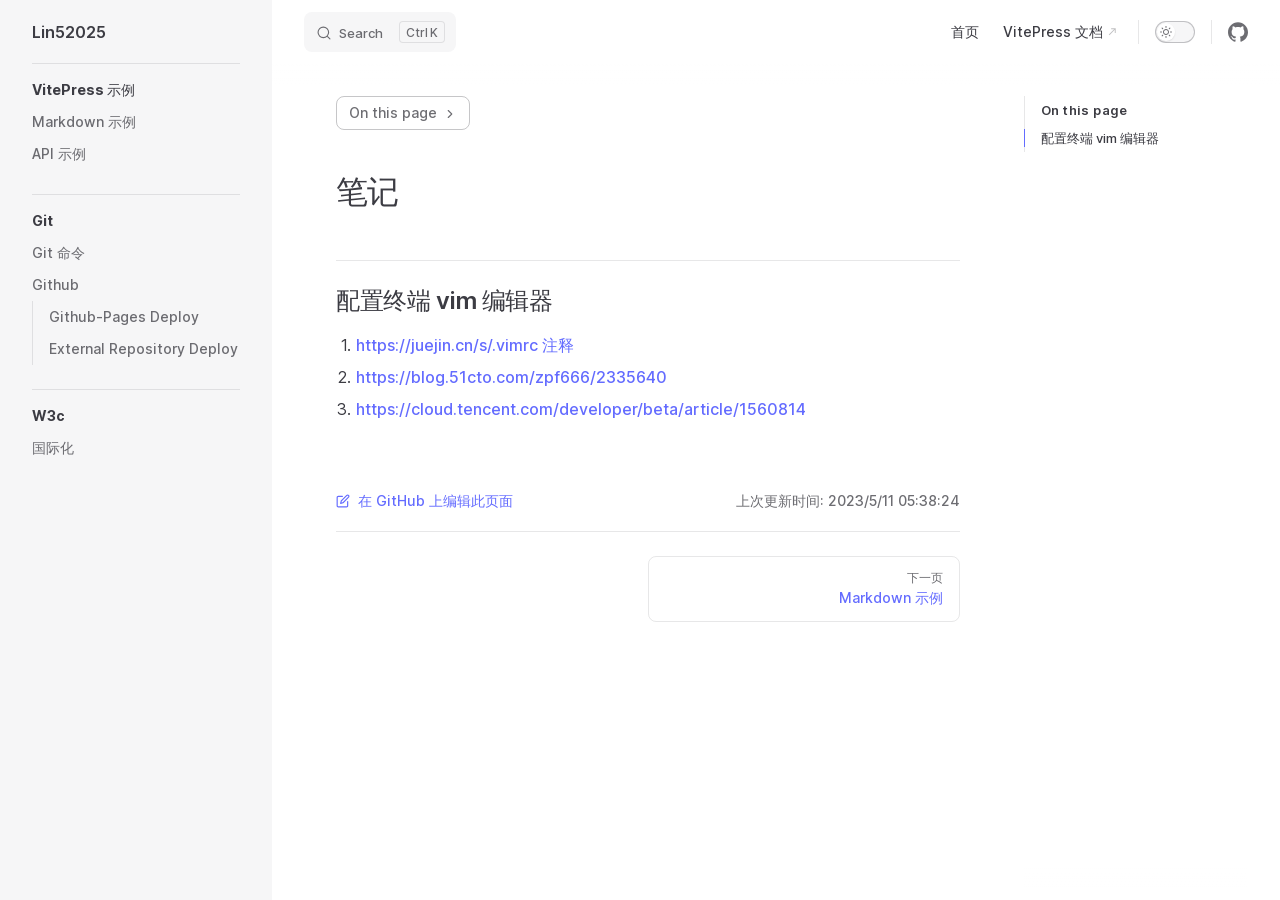
<file: vitepress/notes/notes.html>
<!DOCTYPE html>
<html lang="zh-CN" dir="ltr">
  <head>
    <meta charset="utf-8">
    <meta name="viewport" content="width=device-width,initial-scale=1">
    <title>笔记 | Lin52025</title>
    <meta name="description" content="Lin52025 Blog Site!">
    <link rel="preload stylesheet" href="/vitepress/assets/style.60c40e1f.css" as="style">
    <script type="module" src="/vitepress/assets/app.8406b510.js"></script>
    <link rel="preload" href="/vitepress/assets/inter-roman-latin.2ed14f66.woff2" as="font" type="font/woff2" crossorigin="">
  <link rel="modulepreload" href="/vitepress/assets/chunks/framework.716eacd7.js">
  <link rel="modulepreload" href="/vitepress/assets/chunks/theme.85854420.js">
  <link rel="modulepreload" href="/vitepress/assets/notes_notes.md.ecb5f337.lean.js">
  <script id="check-dark-light">(()=>{const e=localStorage.getItem("vitepress-theme-appearance")||"auto",a=window.matchMedia("(prefers-color-scheme: dark)").matches;(!e||e==="auto"?a:e==="dark")&&document.documentElement.classList.add("dark")})();</script>
  </head>
  <body>
    <div id="app"><div class="Layout" data-v-1d113308><!--[--><!--]--><!--[--><span tabindex="-1" data-v-b1e5adb7></span><a href="#VPContent" class="VPSkipLink visually-hidden" data-v-b1e5adb7> Skip to content </a><!--]--><!----><header class="VPNav" data-v-1d113308 data-v-7c10a9e2><div class="VPNavBar has-sidebar" data-v-7c10a9e2 data-v-d474159f><div class="container" data-v-d474159f><div class="title" data-v-d474159f><div class="VPNavBarTitle has-sidebar" data-v-d474159f data-v-4b4b99f1><a class="title" href="/vitepress/" data-v-4b4b99f1><!--[--><!--]--><!----><!--[-->Lin52025<!--]--><!--[--><!--]--></a></div></div><div class="content" data-v-d474159f><div class="curtain" data-v-d474159f></div><div class="content-body" data-v-d474159f><!--[--><!--]--><div class="VPNavBarSearch search" style="--vp-meta-key:&#39;Meta&#39;;" data-v-d474159f><!--[--><!----><div id="local-search"><button type="button" class="DocSearch DocSearch-Button" aria-label="Search"><span class="DocSearch-Button-Container"><svg class="DocSearch-Search-Icon" width="20" height="20" viewBox="0 0 20 20" aria-label="search icon"><path d="M14.386 14.386l4.0877 4.0877-4.0877-4.0877c-2.9418 2.9419-7.7115 2.9419-10.6533 0-2.9419-2.9418-2.9419-7.7115 0-10.6533 2.9418-2.9419 7.7115-2.9419 10.6533 0 2.9419 2.9418 2.9419 7.7115 0 10.6533z" stroke="currentColor" fill="none" fill-rule="evenodd" stroke-linecap="round" stroke-linejoin="round"></path></svg><span class="DocSearch-Button-Placeholder">Search</span></span><span class="DocSearch-Button-Keys"><kbd class="DocSearch-Button-Key"></kbd><kbd class="DocSearch-Button-Key">K</kbd></span></button></div><!--]--></div><nav aria-labelledby="main-nav-aria-label" class="VPNavBarMenu menu" data-v-d474159f data-v-492ea56d><span id="main-nav-aria-label" class="visually-hidden" data-v-492ea56d>Main Navigation</span><!--[--><!--[--><a class="VPLink link VPNavBarMenuLink" href="/vitepress/" tabindex="0" data-v-492ea56d data-v-42f218ec data-v-40bbea7a><!--[-->首页<!--]--><!----></a><!--]--><!--[--><a class="VPLink link VPNavBarMenuLink" href="https://vitepress.dev/" target="_blank" rel="noreferrer" tabindex="0" data-v-492ea56d data-v-42f218ec data-v-40bbea7a><!--[-->VitePress 文档<!--]--><svg xmlns="http://www.w3.org/2000/svg" aria-hidden="true" focusable="false" height="24px" viewbox="0 0 24 24" width="24px" class="icon" data-v-40bbea7a><path d="M0 0h24v24H0V0z" fill="none"></path><path d="M9 5v2h6.59L4 18.59 5.41 20 17 8.41V15h2V5H9z"></path></svg></a><!--]--><!--]--></nav><!----><div class="VPNavBarAppearance appearance" data-v-d474159f data-v-98566150><label title="toggle dark mode" data-v-98566150 data-v-12bb4a49><button class="VPSwitch VPSwitchAppearance" type="button" role="switch" aria-checked="false" data-v-12bb4a49 data-v-0832a754><span class="check" data-v-0832a754><span class="icon" data-v-0832a754><!--[--><svg xmlns="http://www.w3.org/2000/svg" aria-hidden="true" focusable="false" viewbox="0 0 24 24" class="sun" data-v-12bb4a49><path d="M12,18c-3.3,0-6-2.7-6-6s2.7-6,6-6s6,2.7,6,6S15.3,18,12,18zM12,8c-2.2,0-4,1.8-4,4c0,2.2,1.8,4,4,4c2.2,0,4-1.8,4-4C16,9.8,14.2,8,12,8z"></path><path d="M12,4c-0.6,0-1-0.4-1-1V1c0-0.6,0.4-1,1-1s1,0.4,1,1v2C13,3.6,12.6,4,12,4z"></path><path d="M12,24c-0.6,0-1-0.4-1-1v-2c0-0.6,0.4-1,1-1s1,0.4,1,1v2C13,23.6,12.6,24,12,24z"></path><path d="M5.6,6.6c-0.3,0-0.5-0.1-0.7-0.3L3.5,4.9c-0.4-0.4-0.4-1,0-1.4s1-0.4,1.4,0l1.4,1.4c0.4,0.4,0.4,1,0,1.4C6.2,6.5,5.9,6.6,5.6,6.6z"></path><path d="M19.8,20.8c-0.3,0-0.5-0.1-0.7-0.3l-1.4-1.4c-0.4-0.4-0.4-1,0-1.4s1-0.4,1.4,0l1.4,1.4c0.4,0.4,0.4,1,0,1.4C20.3,20.7,20,20.8,19.8,20.8z"></path><path d="M3,13H1c-0.6,0-1-0.4-1-1s0.4-1,1-1h2c0.6,0,1,0.4,1,1S3.6,13,3,13z"></path><path d="M23,13h-2c-0.6,0-1-0.4-1-1s0.4-1,1-1h2c0.6,0,1,0.4,1,1S23.6,13,23,13z"></path><path d="M4.2,20.8c-0.3,0-0.5-0.1-0.7-0.3c-0.4-0.4-0.4-1,0-1.4l1.4-1.4c0.4-0.4,1-0.4,1.4,0s0.4,1,0,1.4l-1.4,1.4C4.7,20.7,4.5,20.8,4.2,20.8z"></path><path d="M18.4,6.6c-0.3,0-0.5-0.1-0.7-0.3c-0.4-0.4-0.4-1,0-1.4l1.4-1.4c0.4-0.4,1-0.4,1.4,0s0.4,1,0,1.4l-1.4,1.4C18.9,6.5,18.6,6.6,18.4,6.6z"></path></svg><svg xmlns="http://www.w3.org/2000/svg" aria-hidden="true" focusable="false" viewbox="0 0 24 24" class="moon" data-v-12bb4a49><path d="M12.1,22c-0.3,0-0.6,0-0.9,0c-5.5-0.5-9.5-5.4-9-10.9c0.4-4.8,4.2-8.6,9-9c0.4,0,0.8,0.2,1,0.5c0.2,0.3,0.2,0.8-0.1,1.1c-2,2.7-1.4,6.4,1.3,8.4c2.1,1.6,5,1.6,7.1,0c0.3-0.2,0.7-0.3,1.1-0.1c0.3,0.2,0.5,0.6,0.5,1c-0.2,2.7-1.5,5.1-3.6,6.8C16.6,21.2,14.4,22,12.1,22zM9.3,4.4c-2.9,1-5,3.6-5.2,6.8c-0.4,4.4,2.8,8.3,7.2,8.7c2.1,0.2,4.2-0.4,5.8-1.8c1.1-0.9,1.9-2.1,2.4-3.4c-2.5,0.9-5.3,0.5-7.5-1.1C9.2,11.4,8.1,7.7,9.3,4.4z"></path></svg><!--]--></span></span></button></label></div><div class="VPSocialLinks VPNavBarSocialLinks social-links" data-v-d474159f data-v-164c457f data-v-5f80acc1><!--[--><a class="VPSocialLink" href="https://github.com/lin52025iq" aria-label="github" target="_blank" rel="noopener" data-v-5f80acc1 data-v-ac1ebd17><svg role="img" viewBox="0 0 24 24" xmlns="http://www.w3.org/2000/svg"><title>GitHub</title><path d="M12 .297c-6.63 0-12 5.373-12 12 0 5.303 3.438 9.8 8.205 11.385.6.113.82-.258.82-.577 0-.285-.01-1.04-.015-2.04-3.338.724-4.042-1.61-4.042-1.61C4.422 18.07 3.633 17.7 3.633 17.7c-1.087-.744.084-.729.084-.729 1.205.084 1.838 1.236 1.838 1.236 1.07 1.835 2.809 1.305 3.495.998.108-.776.417-1.305.76-1.605-2.665-.3-5.466-1.332-5.466-5.93 0-1.31.465-2.38 1.235-3.22-.135-.303-.54-1.523.105-3.176 0 0 1.005-.322 3.3 1.23.96-.267 1.98-.399 3-.405 1.02.006 2.04.138 3 .405 2.28-1.552 3.285-1.23 3.285-1.23.645 1.653.24 2.873.12 3.176.765.84 1.23 1.91 1.23 3.22 0 4.61-2.805 5.625-5.475 5.92.42.36.81 1.096.81 2.22 0 1.606-.015 2.896-.015 3.286 0 .315.21.69.825.57C20.565 22.092 24 17.592 24 12.297c0-6.627-5.373-12-12-12"/></svg></a><!--]--></div><div class="VPFlyout VPNavBarExtra extra" data-v-d474159f data-v-608cba8b data-v-e4ec5600><button type="button" class="button" aria-haspopup="true" aria-expanded="false" aria-label="extra navigation" data-v-e4ec5600><svg xmlns="http://www.w3.org/2000/svg" aria-hidden="true" focusable="false" viewbox="0 0 24 24" class="icon" data-v-e4ec5600><circle cx="12" cy="12" r="2"></circle><circle cx="19" cy="12" r="2"></circle><circle cx="5" cy="12" r="2"></circle></svg></button><div class="menu" data-v-e4ec5600><div class="VPMenu" data-v-e4ec5600 data-v-97491713><!----><!--[--><!--[--><!----><div class="group" data-v-608cba8b><div class="item appearance" data-v-608cba8b><p class="label" data-v-608cba8b>Appearance</p><div class="appearance-action" data-v-608cba8b><label title="toggle dark mode" data-v-608cba8b data-v-12bb4a49><button class="VPSwitch VPSwitchAppearance" type="button" role="switch" aria-checked="false" data-v-12bb4a49 data-v-0832a754><span class="check" data-v-0832a754><span class="icon" data-v-0832a754><!--[--><svg xmlns="http://www.w3.org/2000/svg" aria-hidden="true" focusable="false" viewbox="0 0 24 24" class="sun" data-v-12bb4a49><path d="M12,18c-3.3,0-6-2.7-6-6s2.7-6,6-6s6,2.7,6,6S15.3,18,12,18zM12,8c-2.2,0-4,1.8-4,4c0,2.2,1.8,4,4,4c2.2,0,4-1.8,4-4C16,9.8,14.2,8,12,8z"></path><path d="M12,4c-0.6,0-1-0.4-1-1V1c0-0.6,0.4-1,1-1s1,0.4,1,1v2C13,3.6,12.6,4,12,4z"></path><path d="M12,24c-0.6,0-1-0.4-1-1v-2c0-0.6,0.4-1,1-1s1,0.4,1,1v2C13,23.6,12.6,24,12,24z"></path><path d="M5.6,6.6c-0.3,0-0.5-0.1-0.7-0.3L3.5,4.9c-0.4-0.4-0.4-1,0-1.4s1-0.4,1.4,0l1.4,1.4c0.4,0.4,0.4,1,0,1.4C6.2,6.5,5.9,6.6,5.6,6.6z"></path><path d="M19.8,20.8c-0.3,0-0.5-0.1-0.7-0.3l-1.4-1.4c-0.4-0.4-0.4-1,0-1.4s1-0.4,1.4,0l1.4,1.4c0.4,0.4,0.4,1,0,1.4C20.3,20.7,20,20.8,19.8,20.8z"></path><path d="M3,13H1c-0.6,0-1-0.4-1-1s0.4-1,1-1h2c0.6,0,1,0.4,1,1S3.6,13,3,13z"></path><path d="M23,13h-2c-0.6,0-1-0.4-1-1s0.4-1,1-1h2c0.6,0,1,0.4,1,1S23.6,13,23,13z"></path><path d="M4.2,20.8c-0.3,0-0.5-0.1-0.7-0.3c-0.4-0.4-0.4-1,0-1.4l1.4-1.4c0.4-0.4,1-0.4,1.4,0s0.4,1,0,1.4l-1.4,1.4C4.7,20.7,4.5,20.8,4.2,20.8z"></path><path d="M18.4,6.6c-0.3,0-0.5-0.1-0.7-0.3c-0.4-0.4-0.4-1,0-1.4l1.4-1.4c0.4-0.4,1-0.4,1.4,0s0.4,1,0,1.4l-1.4,1.4C18.9,6.5,18.6,6.6,18.4,6.6z"></path></svg><svg xmlns="http://www.w3.org/2000/svg" aria-hidden="true" focusable="false" viewbox="0 0 24 24" class="moon" data-v-12bb4a49><path d="M12.1,22c-0.3,0-0.6,0-0.9,0c-5.5-0.5-9.5-5.4-9-10.9c0.4-4.8,4.2-8.6,9-9c0.4,0,0.8,0.2,1,0.5c0.2,0.3,0.2,0.8-0.1,1.1c-2,2.7-1.4,6.4,1.3,8.4c2.1,1.6,5,1.6,7.1,0c0.3-0.2,0.7-0.3,1.1-0.1c0.3,0.2,0.5,0.6,0.5,1c-0.2,2.7-1.5,5.1-3.6,6.8C16.6,21.2,14.4,22,12.1,22zM9.3,4.4c-2.9,1-5,3.6-5.2,6.8c-0.4,4.4,2.8,8.3,7.2,8.7c2.1,0.2,4.2-0.4,5.8-1.8c1.1-0.9,1.9-2.1,2.4-3.4c-2.5,0.9-5.3,0.5-7.5-1.1C9.2,11.4,8.1,7.7,9.3,4.4z"></path></svg><!--]--></span></span></button></label></div></div></div><div class="group" data-v-608cba8b><div class="item social-links" data-v-608cba8b><div class="VPSocialLinks social-links-list" data-v-608cba8b data-v-5f80acc1><!--[--><a class="VPSocialLink" href="https://github.com/lin52025iq" aria-label="github" target="_blank" rel="noopener" data-v-5f80acc1 data-v-ac1ebd17><svg role="img" viewBox="0 0 24 24" xmlns="http://www.w3.org/2000/svg"><title>GitHub</title><path d="M12 .297c-6.63 0-12 5.373-12 12 0 5.303 3.438 9.8 8.205 11.385.6.113.82-.258.82-.577 0-.285-.01-1.04-.015-2.04-3.338.724-4.042-1.61-4.042-1.61C4.422 18.07 3.633 17.7 3.633 17.7c-1.087-.744.084-.729.084-.729 1.205.084 1.838 1.236 1.838 1.236 1.07 1.835 2.809 1.305 3.495.998.108-.776.417-1.305.76-1.605-2.665-.3-5.466-1.332-5.466-5.93 0-1.31.465-2.38 1.235-3.22-.135-.303-.54-1.523.105-3.176 0 0 1.005-.322 3.3 1.23.96-.267 1.98-.399 3-.405 1.02.006 2.04.138 3 .405 2.28-1.552 3.285-1.23 3.285-1.23.645 1.653.24 2.873.12 3.176.765.84 1.23 1.91 1.23 3.22 0 4.61-2.805 5.625-5.475 5.92.42.36.81 1.096.81 2.22 0 1.606-.015 2.896-.015 3.286 0 .315.21.69.825.57C20.565 22.092 24 17.592 24 12.297c0-6.627-5.373-12-12-12"/></svg></a><!--]--></div></div></div><!--]--><!--]--></div></div></div><!--[--><!--]--><button type="button" class="VPNavBarHamburger hamburger" aria-label="mobile navigation" aria-expanded="false" aria-controls="VPNavScreen" data-v-d474159f data-v-5dea55bf><span class="container" data-v-5dea55bf><span class="top" data-v-5dea55bf></span><span class="middle" data-v-5dea55bf></span><span class="bottom" data-v-5dea55bf></span></span></button></div></div></div></div><!----></header><div class="VPLocalNav" data-v-1d113308 data-v-68fce447><button class="menu" aria-expanded="false" aria-controls="VPSidebarNav" data-v-68fce447><svg xmlns="http://www.w3.org/2000/svg" aria-hidden="true" focusable="false" viewbox="0 0 24 24" class="menu-icon" data-v-68fce447><path d="M17,11H3c-0.6,0-1-0.4-1-1s0.4-1,1-1h14c0.6,0,1,0.4,1,1S17.6,11,17,11z"></path><path d="M21,7H3C2.4,7,2,6.6,2,6s0.4-1,1-1h18c0.6,0,1,0.4,1,1S21.6,7,21,7z"></path><path d="M21,15H3c-0.6,0-1-0.4-1-1s0.4-1,1-1h18c0.6,0,1,0.4,1,1S21.6,15,21,15z"></path><path d="M17,19H3c-0.6,0-1-0.4-1-1s0.4-1,1-1h14c0.6,0,1,0.4,1,1S17.6,19,17,19z"></path></svg><span class="menu-text" data-v-68fce447>Menu</span></button><div class="VPLocalNavOutlineDropdown" style="--vp-vh:0px;" data-v-68fce447 data-v-7526cab1><button data-v-7526cab1>Return to top</button><!----></div></div><aside class="VPSidebar" data-v-1d113308 data-v-51eb5e05><div class="curtain" data-v-51eb5e05></div><nav class="nav" id="VPSidebarNav" aria-labelledby="sidebar-aria-label" tabindex="-1" data-v-51eb5e05><span class="visually-hidden" id="sidebar-aria-label" data-v-51eb5e05> Sidebar Navigation </span><!--[--><!--]--><!--[--><div class="group" data-v-51eb5e05><section class="VPSidebarItem level-0" data-v-51eb5e05 data-v-9a82e1d6><div class="item" role="button" tabindex="0" data-v-9a82e1d6><div class="indicator" data-v-9a82e1d6></div><h2 class="text" data-v-9a82e1d6>VitePress 示例</h2><!----></div><div class="items" data-v-9a82e1d6><!--[--><div class="VPSidebarItem level-1 is-link" data-v-9a82e1d6 data-v-9a82e1d6><div class="item" data-v-9a82e1d6><div class="indicator" data-v-9a82e1d6></div><a class="VPLink link link" href="/vitepress/example/markdown-examples" data-v-9a82e1d6 data-v-40bbea7a><!--[--><p class="text" data-v-9a82e1d6>Markdown 示例</p><!--]--><!----></a><!----></div><!----></div><div class="VPSidebarItem level-1 is-link" data-v-9a82e1d6 data-v-9a82e1d6><div class="item" data-v-9a82e1d6><div class="indicator" data-v-9a82e1d6></div><a class="VPLink link link" href="/vitepress/example/api-examples" data-v-9a82e1d6 data-v-40bbea7a><!--[--><p class="text" data-v-9a82e1d6>API 示例</p><!--]--><!----></a><!----></div><!----></div><!--]--></div></section></div><div class="group" data-v-51eb5e05><section class="VPSidebarItem level-0" data-v-51eb5e05 data-v-9a82e1d6><div class="item" role="button" tabindex="0" data-v-9a82e1d6><div class="indicator" data-v-9a82e1d6></div><h2 class="text" data-v-9a82e1d6>Git</h2><!----></div><div class="items" data-v-9a82e1d6><!--[--><div class="VPSidebarItem level-1 is-link" data-v-9a82e1d6 data-v-9a82e1d6><div class="item" data-v-9a82e1d6><div class="indicator" data-v-9a82e1d6></div><a class="VPLink link link" href="/vitepress/git/git-command" data-v-9a82e1d6 data-v-40bbea7a><!--[--><p class="text" data-v-9a82e1d6>Git 命令</p><!--]--><!----></a><!----></div><!----></div><section class="VPSidebarItem level-1" data-v-9a82e1d6 data-v-9a82e1d6><div class="item" role="button" tabindex="0" data-v-9a82e1d6><div class="indicator" data-v-9a82e1d6></div><h3 class="text" data-v-9a82e1d6>Github</h3><!----></div><div class="items" data-v-9a82e1d6><!--[--><div class="VPSidebarItem level-2 is-link" data-v-9a82e1d6 data-v-9a82e1d6><div class="item" data-v-9a82e1d6><div class="indicator" data-v-9a82e1d6></div><a class="VPLink link link" href="/vitepress/git/github/deploy" data-v-9a82e1d6 data-v-40bbea7a><!--[--><p class="text" data-v-9a82e1d6>Github-Pages Deploy</p><!--]--><!----></a><!----></div><!----></div><div class="VPSidebarItem level-2 is-link" data-v-9a82e1d6 data-v-9a82e1d6><div class="item" data-v-9a82e1d6><div class="indicator" data-v-9a82e1d6></div><a class="VPLink link link" href="/vitepress/git/github/external-repository-deploy" data-v-9a82e1d6 data-v-40bbea7a><!--[--><p class="text" data-v-9a82e1d6>External Repository Deploy</p><!--]--><!----></a><!----></div><!----></div><!--]--></div></section><!--]--></div></section></div><div class="group" data-v-51eb5e05><section class="VPSidebarItem level-0" data-v-51eb5e05 data-v-9a82e1d6><div class="item" role="button" tabindex="0" data-v-9a82e1d6><div class="indicator" data-v-9a82e1d6></div><h2 class="text" data-v-9a82e1d6>W3c</h2><!----></div><div class="items" data-v-9a82e1d6><!--[--><div class="VPSidebarItem level-1 is-link" data-v-9a82e1d6 data-v-9a82e1d6><div class="item" data-v-9a82e1d6><div class="indicator" data-v-9a82e1d6></div><a class="VPLink link link" href="/vitepress/w3c/language/i18n" data-v-9a82e1d6 data-v-40bbea7a><!--[--><p class="text" data-v-9a82e1d6>国际化</p><!--]--><!----></a><!----></div><!----></div><!--]--></div></section></div><!--]--><!--[--><!--]--></nav></aside><div class="VPContent has-sidebar" id="VPContent" data-v-1d113308 data-v-9d78bab4><div class="VPDoc has-sidebar has-aside" data-v-9d78bab4 data-v-39b3cdb2><!--[--><!--]--><div class="container" data-v-39b3cdb2><div class="aside" data-v-39b3cdb2><div class="aside-curtain" data-v-39b3cdb2></div><div class="aside-container" data-v-39b3cdb2><div class="aside-content" data-v-39b3cdb2><div class="VPDocAside" data-v-39b3cdb2 data-v-6d7b3c46><!--[--><!--]--><!--[--><!--]--><div class="VPDocAsideOutline" data-v-6d7b3c46 data-v-9bb6ddc9><div class="content" data-v-9bb6ddc9><div class="outline-marker" data-v-9bb6ddc9></div><div class="outline-title" data-v-9bb6ddc9>On this page</div><nav aria-labelledby="doc-outline-aria-label" data-v-9bb6ddc9><span class="visually-hidden" id="doc-outline-aria-label" data-v-9bb6ddc9> Table of Contents for current page </span><ul class="root" data-v-9bb6ddc9 data-v-c8abb991><!--[--><!--]--></ul></nav></div></div><!--[--><!--]--><div class="spacer" data-v-6d7b3c46></div><!--[--><!--]--><!----><!--[--><!--]--><!--[--><!--]--></div></div></div></div><div class="content" data-v-39b3cdb2><div class="content-container" data-v-39b3cdb2><!--[--><!--]--><!----><main class="main" data-v-39b3cdb2><div style="position:relative;" class="vp-doc _vitepress_notes_notes" data-v-39b3cdb2><div><h1 id="笔记" tabindex="-1">笔记 <a class="header-anchor" href="#笔记" aria-label="Permalink to &quot;笔记&quot;">​</a></h1><h2 id="配置终端-vim-编辑器" tabindex="-1">配置终端 vim 编辑器 <a class="header-anchor" href="#配置终端-vim-编辑器" aria-label="Permalink to &quot;配置终端 vim 编辑器&quot;">​</a></h2><ol><li><a href="https://juejin.cn/s/.vimrc%20%E6%B3%A8%E9%87%8A" target="_blank" rel="noreferrer">https://juejin.cn/s/.vimrc 注释</a></li><li><a href="https://blog.51cto.com/zpf666/2335640" target="_blank" rel="noreferrer">https://blog.51cto.com/zpf666/2335640</a></li><li><a href="https://cloud.tencent.com/developer/beta/article/1560814" target="_blank" rel="noreferrer">https://cloud.tencent.com/developer/beta/article/1560814</a></li></ol></div></div></main><footer class="VPDocFooter" data-v-39b3cdb2 data-v-10d8714f><!--[--><!--]--><div class="edit-info" data-v-10d8714f><div class="edit-link" data-v-10d8714f><a class="VPLink link edit-link-button" href="https://github.com/lin52025i/lin52025-vitepress/tree/master/docs/src/notes/notes.md" target="_blank" rel="noreferrer" data-v-10d8714f data-v-40bbea7a><!--[--><svg xmlns="http://www.w3.org/2000/svg" viewbox="0 0 24 24" class="edit-link-icon" aria-label="edit icon" data-v-10d8714f><path d="M18,23H4c-1.7,0-3-1.3-3-3V6c0-1.7,1.3-3,3-3h7c0.6,0,1,0.4,1,1s-0.4,1-1,1H4C3.4,5,3,5.4,3,6v14c0,0.6,0.4,1,1,1h14c0.6,0,1-0.4,1-1v-7c0-0.6,0.4-1,1-1s1,0.4,1,1v7C21,21.7,19.7,23,18,23z"></path><path d="M8,17c-0.3,0-0.5-0.1-0.7-0.3C7,16.5,6.9,16.1,7,15.8l1-4c0-0.2,0.1-0.3,0.3-0.5l9.5-9.5c1.2-1.2,3.2-1.2,4.4,0c1.2,1.2,1.2,3.2,0,4.4l-9.5,9.5c-0.1,0.1-0.3,0.2-0.5,0.3l-4,1C8.2,17,8.1,17,8,17zM9.9,12.5l-0.5,2.1l2.1-0.5l9.3-9.3c0.4-0.4,0.4-1.1,0-1.6c-0.4-0.4-1.2-0.4-1.6,0l0,0L9.9,12.5z M18.5,2.5L18.5,2.5L18.5,2.5z"></path></svg> 在 GitHub 上编辑此页面<!--]--><!----></a></div><div class="last-updated" data-v-10d8714f><p class="VPLastUpdated" data-v-10d8714f data-v-f84fa165>上次更新时间: <time datetime="2023-05-11T05:38:24.000Z" data-v-f84fa165></time></p></div></div><div class="prev-next" data-v-10d8714f><div class="pager" data-v-10d8714f><!----></div><div class="pager" data-v-10d8714f><a class="pager-link next" href="/vitepress/example/markdown-examples" data-v-10d8714f><span class="desc" data-v-10d8714f>下一页</span><span class="title" data-v-10d8714f>Markdown 示例</span></a></div></div></footer><!--[--><!--]--></div></div></div><!--[--><!--]--></div></div><footer class="VPFooter has-sidebar" data-v-1d113308 data-v-c7eeb802><div class="container" data-v-c7eeb802><p class="message" data-v-c7eeb802>Released under the MIT License.</p><p class="copyright" data-v-c7eeb802>Copyright © 2023-present Lin52025</p></div></footer><!--[--><!--]--></div></div>
    <script>__VP_HASH_MAP__ = JSON.parse("{\"example_api-examples.md\":\"3dab5ca7\",\"front_notes.md\":\"3304ba35\",\"git_github_deploy.md\":\"db1b79ad\",\"git_github_external-repository-deploy.md\":\"a7eaef83\",\"index.md\":\"6f04a946\",\"notes_notes.md\":\"ecb5f337\",\"git_ssh_ssh-config.md\":\"9d3b9fa7\",\"python_conda.md\":\"7510d99c\",\"w3c_language_i18n.md\":\"caef4ea9\",\"example_markdown-examples.md\":\"0696618f\",\"rust_rust.md\":\"29d9d939\",\"example_component-demo.md\":\"98131380\",\"git_git-command.md\":\"4fe7bb0e\"}")
__VP_SITE_DATA__ = JSON.parse("{\"lang\":\"zh-CN\",\"dir\":\"ltr\",\"title\":\"Lin52025\",\"description\":\"Lin52025 Blog Site!\",\"base\":\"/vitepress/\",\"head\":[],\"appearance\":true,\"themeConfig\":{\"nav\":[{\"text\":\"首页\",\"link\":\"/\"},{\"text\":\"VitePress 文档\",\"link\":\"https://vitepress.dev/\"}],\"sidebar\":[{\"text\":\"VitePress 示例\",\"items\":[{\"text\":\"Markdown 示例\",\"link\":\"/example/markdown-examples\"},{\"text\":\"API 示例\",\"link\":\"/example/api-examples\"}]},{\"text\":\"Git\",\"items\":[{\"text\":\"Git 命令\",\"link\":\"/git/git-command\"},{\"text\":\"Github\",\"items\":[{\"text\":\"Github-Pages Deploy\",\"link\":\"/git/github/deploy\"},{\"text\":\"External Repository Deploy\",\"link\":\"/git/github/external-repository-deploy\"}]}]},{\"text\":\"W3c\",\"items\":[{\"text\":\"国际化\",\"link\":\"/w3c/language/i18n\"}]}],\"search\":{\"provider\":\"local\",\"options\":{\"locales\":{\"zh\":{\"translations\":{\"button\":{\"buttonText\":\"搜索文档\",\"buttonAriaLabel\":\"搜索文档\"},\"modal\":{\"noResultsText\":\"无法找到相关结果\",\"resetButtonTitle\":\"清除查询条件\",\"footer\":{\"selectText\":\"选择\",\"navigateText\":\"切换\"}}}}}}},\"editLink\":{\"pattern\":\"https://github.com/lin52025i/lin52025-vitepress/tree/master/docs/src/:path\",\"text\":\"在 GitHub 上编辑此页面\"},\"socialLinks\":[{\"icon\":\"github\",\"link\":\"https://github.com/lin52025iq\"}],\"footer\":{\"message\":\"Released under the MIT License.\",\"copyright\":\"Copyright © 2023-present Lin52025\"},\"docFooter\":{\"prev\":\"上一页\",\"next\":\"下一页\"},\"lastUpdatedText\":\"上次更新时间\"},\"locales\":{},\"scrollOffset\":90,\"cleanUrls\":true}")</script>
    
  </body>
</html>
</file>
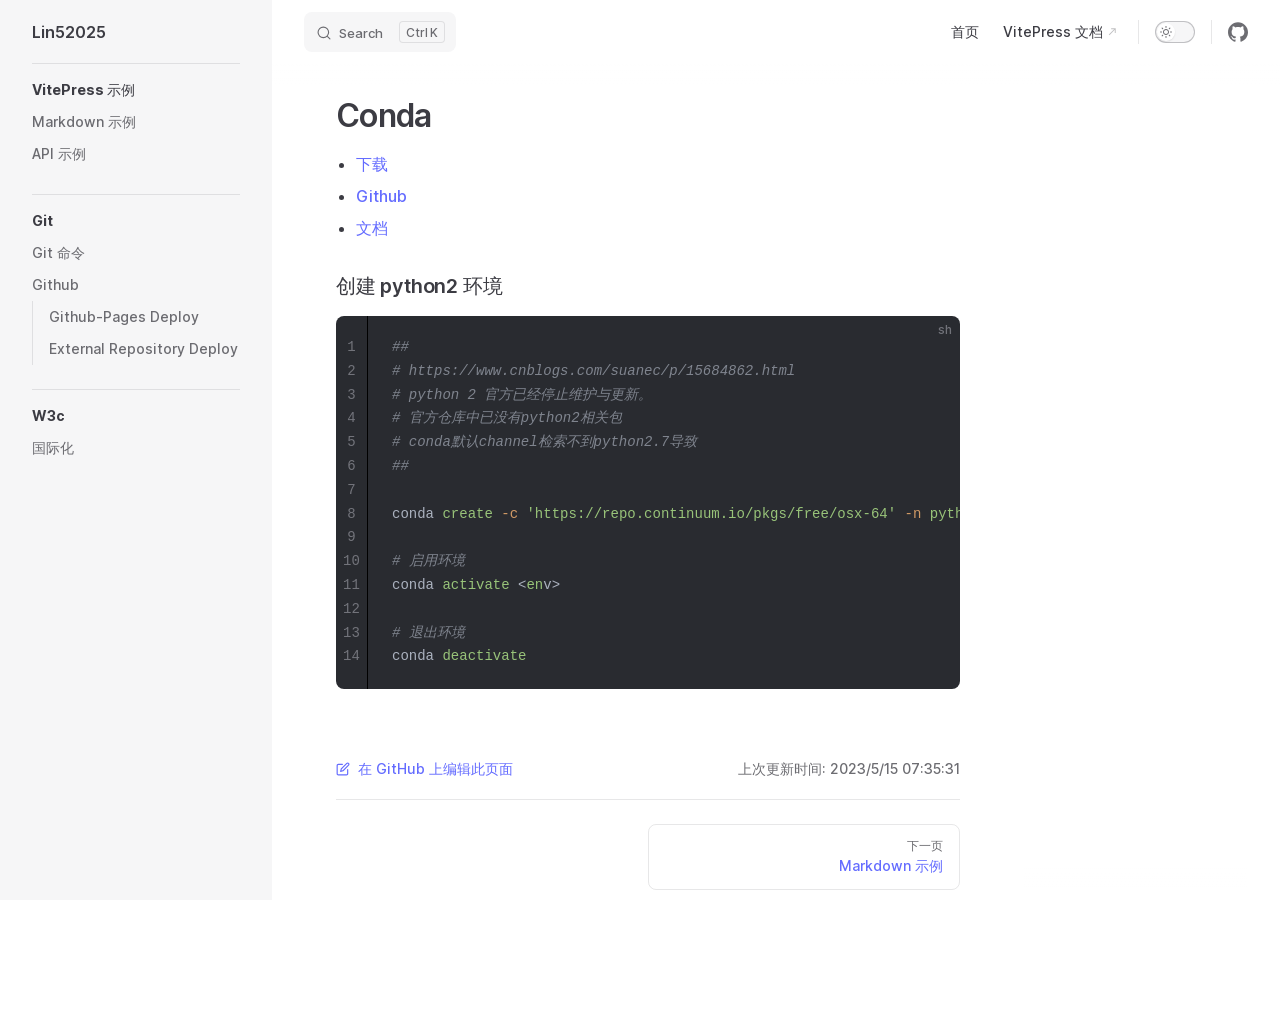
<file: vitepress/python/conda.html>
<!DOCTYPE html>
<html lang="zh-CN" dir="ltr">
  <head>
    <meta charset="utf-8">
    <meta name="viewport" content="width=device-width,initial-scale=1">
    <title>Conda | Lin52025</title>
    <meta name="description" content="Lin52025 Blog Site!">
    <link rel="preload stylesheet" href="/vitepress/assets/style.60c40e1f.css" as="style">
    <script type="module" src="/vitepress/assets/app.8406b510.js"></script>
    <link rel="preload" href="/vitepress/assets/inter-roman-latin.2ed14f66.woff2" as="font" type="font/woff2" crossorigin="">
  <link rel="modulepreload" href="/vitepress/assets/chunks/framework.716eacd7.js">
  <link rel="modulepreload" href="/vitepress/assets/chunks/theme.85854420.js">
  <link rel="modulepreload" href="/vitepress/assets/python_conda.md.7510d99c.lean.js">
  <script id="check-dark-light">(()=>{const e=localStorage.getItem("vitepress-theme-appearance")||"auto",a=window.matchMedia("(prefers-color-scheme: dark)").matches;(!e||e==="auto"?a:e==="dark")&&document.documentElement.classList.add("dark")})();</script>
  </head>
  <body>
    <div id="app"><div class="Layout" data-v-1d113308><!--[--><!--]--><!--[--><span tabindex="-1" data-v-b1e5adb7></span><a href="#VPContent" class="VPSkipLink visually-hidden" data-v-b1e5adb7> Skip to content </a><!--]--><!----><header class="VPNav" data-v-1d113308 data-v-7c10a9e2><div class="VPNavBar has-sidebar" data-v-7c10a9e2 data-v-d474159f><div class="container" data-v-d474159f><div class="title" data-v-d474159f><div class="VPNavBarTitle has-sidebar" data-v-d474159f data-v-4b4b99f1><a class="title" href="/vitepress/" data-v-4b4b99f1><!--[--><!--]--><!----><!--[-->Lin52025<!--]--><!--[--><!--]--></a></div></div><div class="content" data-v-d474159f><div class="curtain" data-v-d474159f></div><div class="content-body" data-v-d474159f><!--[--><!--]--><div class="VPNavBarSearch search" style="--vp-meta-key:&#39;Meta&#39;;" data-v-d474159f><!--[--><!----><div id="local-search"><button type="button" class="DocSearch DocSearch-Button" aria-label="Search"><span class="DocSearch-Button-Container"><svg class="DocSearch-Search-Icon" width="20" height="20" viewBox="0 0 20 20" aria-label="search icon"><path d="M14.386 14.386l4.0877 4.0877-4.0877-4.0877c-2.9418 2.9419-7.7115 2.9419-10.6533 0-2.9419-2.9418-2.9419-7.7115 0-10.6533 2.9418-2.9419 7.7115-2.9419 10.6533 0 2.9419 2.9418 2.9419 7.7115 0 10.6533z" stroke="currentColor" fill="none" fill-rule="evenodd" stroke-linecap="round" stroke-linejoin="round"></path></svg><span class="DocSearch-Button-Placeholder">Search</span></span><span class="DocSearch-Button-Keys"><kbd class="DocSearch-Button-Key"></kbd><kbd class="DocSearch-Button-Key">K</kbd></span></button></div><!--]--></div><nav aria-labelledby="main-nav-aria-label" class="VPNavBarMenu menu" data-v-d474159f data-v-492ea56d><span id="main-nav-aria-label" class="visually-hidden" data-v-492ea56d>Main Navigation</span><!--[--><!--[--><a class="VPLink link VPNavBarMenuLink" href="/vitepress/" tabindex="0" data-v-492ea56d data-v-42f218ec data-v-40bbea7a><!--[-->首页<!--]--><!----></a><!--]--><!--[--><a class="VPLink link VPNavBarMenuLink" href="https://vitepress.dev/" target="_blank" rel="noreferrer" tabindex="0" data-v-492ea56d data-v-42f218ec data-v-40bbea7a><!--[-->VitePress 文档<!--]--><svg xmlns="http://www.w3.org/2000/svg" aria-hidden="true" focusable="false" height="24px" viewbox="0 0 24 24" width="24px" class="icon" data-v-40bbea7a><path d="M0 0h24v24H0V0z" fill="none"></path><path d="M9 5v2h6.59L4 18.59 5.41 20 17 8.41V15h2V5H9z"></path></svg></a><!--]--><!--]--></nav><!----><div class="VPNavBarAppearance appearance" data-v-d474159f data-v-98566150><label title="toggle dark mode" data-v-98566150 data-v-12bb4a49><button class="VPSwitch VPSwitchAppearance" type="button" role="switch" aria-checked="false" data-v-12bb4a49 data-v-0832a754><span class="check" data-v-0832a754><span class="icon" data-v-0832a754><!--[--><svg xmlns="http://www.w3.org/2000/svg" aria-hidden="true" focusable="false" viewbox="0 0 24 24" class="sun" data-v-12bb4a49><path d="M12,18c-3.3,0-6-2.7-6-6s2.7-6,6-6s6,2.7,6,6S15.3,18,12,18zM12,8c-2.2,0-4,1.8-4,4c0,2.2,1.8,4,4,4c2.2,0,4-1.8,4-4C16,9.8,14.2,8,12,8z"></path><path d="M12,4c-0.6,0-1-0.4-1-1V1c0-0.6,0.4-1,1-1s1,0.4,1,1v2C13,3.6,12.6,4,12,4z"></path><path d="M12,24c-0.6,0-1-0.4-1-1v-2c0-0.6,0.4-1,1-1s1,0.4,1,1v2C13,23.6,12.6,24,12,24z"></path><path d="M5.6,6.6c-0.3,0-0.5-0.1-0.7-0.3L3.5,4.9c-0.4-0.4-0.4-1,0-1.4s1-0.4,1.4,0l1.4,1.4c0.4,0.4,0.4,1,0,1.4C6.2,6.5,5.9,6.6,5.6,6.6z"></path><path d="M19.8,20.8c-0.3,0-0.5-0.1-0.7-0.3l-1.4-1.4c-0.4-0.4-0.4-1,0-1.4s1-0.4,1.4,0l1.4,1.4c0.4,0.4,0.4,1,0,1.4C20.3,20.7,20,20.8,19.8,20.8z"></path><path d="M3,13H1c-0.6,0-1-0.4-1-1s0.4-1,1-1h2c0.6,0,1,0.4,1,1S3.6,13,3,13z"></path><path d="M23,13h-2c-0.6,0-1-0.4-1-1s0.4-1,1-1h2c0.6,0,1,0.4,1,1S23.6,13,23,13z"></path><path d="M4.2,20.8c-0.3,0-0.5-0.1-0.7-0.3c-0.4-0.4-0.4-1,0-1.4l1.4-1.4c0.4-0.4,1-0.4,1.4,0s0.4,1,0,1.4l-1.4,1.4C4.7,20.7,4.5,20.8,4.2,20.8z"></path><path d="M18.4,6.6c-0.3,0-0.5-0.1-0.7-0.3c-0.4-0.4-0.4-1,0-1.4l1.4-1.4c0.4-0.4,1-0.4,1.4,0s0.4,1,0,1.4l-1.4,1.4C18.9,6.5,18.6,6.6,18.4,6.6z"></path></svg><svg xmlns="http://www.w3.org/2000/svg" aria-hidden="true" focusable="false" viewbox="0 0 24 24" class="moon" data-v-12bb4a49><path d="M12.1,22c-0.3,0-0.6,0-0.9,0c-5.5-0.5-9.5-5.4-9-10.9c0.4-4.8,4.2-8.6,9-9c0.4,0,0.8,0.2,1,0.5c0.2,0.3,0.2,0.8-0.1,1.1c-2,2.7-1.4,6.4,1.3,8.4c2.1,1.6,5,1.6,7.1,0c0.3-0.2,0.7-0.3,1.1-0.1c0.3,0.2,0.5,0.6,0.5,1c-0.2,2.7-1.5,5.1-3.6,6.8C16.6,21.2,14.4,22,12.1,22zM9.3,4.4c-2.9,1-5,3.6-5.2,6.8c-0.4,4.4,2.8,8.3,7.2,8.7c2.1,0.2,4.2-0.4,5.8-1.8c1.1-0.9,1.9-2.1,2.4-3.4c-2.5,0.9-5.3,0.5-7.5-1.1C9.2,11.4,8.1,7.7,9.3,4.4z"></path></svg><!--]--></span></span></button></label></div><div class="VPSocialLinks VPNavBarSocialLinks social-links" data-v-d474159f data-v-164c457f data-v-5f80acc1><!--[--><a class="VPSocialLink" href="https://github.com/lin52025iq" aria-label="github" target="_blank" rel="noopener" data-v-5f80acc1 data-v-ac1ebd17><svg role="img" viewBox="0 0 24 24" xmlns="http://www.w3.org/2000/svg"><title>GitHub</title><path d="M12 .297c-6.63 0-12 5.373-12 12 0 5.303 3.438 9.8 8.205 11.385.6.113.82-.258.82-.577 0-.285-.01-1.04-.015-2.04-3.338.724-4.042-1.61-4.042-1.61C4.422 18.07 3.633 17.7 3.633 17.7c-1.087-.744.084-.729.084-.729 1.205.084 1.838 1.236 1.838 1.236 1.07 1.835 2.809 1.305 3.495.998.108-.776.417-1.305.76-1.605-2.665-.3-5.466-1.332-5.466-5.93 0-1.31.465-2.38 1.235-3.22-.135-.303-.54-1.523.105-3.176 0 0 1.005-.322 3.3 1.23.96-.267 1.98-.399 3-.405 1.02.006 2.04.138 3 .405 2.28-1.552 3.285-1.23 3.285-1.23.645 1.653.24 2.873.12 3.176.765.84 1.23 1.91 1.23 3.22 0 4.61-2.805 5.625-5.475 5.92.42.36.81 1.096.81 2.22 0 1.606-.015 2.896-.015 3.286 0 .315.21.69.825.57C20.565 22.092 24 17.592 24 12.297c0-6.627-5.373-12-12-12"/></svg></a><!--]--></div><div class="VPFlyout VPNavBarExtra extra" data-v-d474159f data-v-608cba8b data-v-e4ec5600><button type="button" class="button" aria-haspopup="true" aria-expanded="false" aria-label="extra navigation" data-v-e4ec5600><svg xmlns="http://www.w3.org/2000/svg" aria-hidden="true" focusable="false" viewbox="0 0 24 24" class="icon" data-v-e4ec5600><circle cx="12" cy="12" r="2"></circle><circle cx="19" cy="12" r="2"></circle><circle cx="5" cy="12" r="2"></circle></svg></button><div class="menu" data-v-e4ec5600><div class="VPMenu" data-v-e4ec5600 data-v-97491713><!----><!--[--><!--[--><!----><div class="group" data-v-608cba8b><div class="item appearance" data-v-608cba8b><p class="label" data-v-608cba8b>Appearance</p><div class="appearance-action" data-v-608cba8b><label title="toggle dark mode" data-v-608cba8b data-v-12bb4a49><button class="VPSwitch VPSwitchAppearance" type="button" role="switch" aria-checked="false" data-v-12bb4a49 data-v-0832a754><span class="check" data-v-0832a754><span class="icon" data-v-0832a754><!--[--><svg xmlns="http://www.w3.org/2000/svg" aria-hidden="true" focusable="false" viewbox="0 0 24 24" class="sun" data-v-12bb4a49><path d="M12,18c-3.3,0-6-2.7-6-6s2.7-6,6-6s6,2.7,6,6S15.3,18,12,18zM12,8c-2.2,0-4,1.8-4,4c0,2.2,1.8,4,4,4c2.2,0,4-1.8,4-4C16,9.8,14.2,8,12,8z"></path><path d="M12,4c-0.6,0-1-0.4-1-1V1c0-0.6,0.4-1,1-1s1,0.4,1,1v2C13,3.6,12.6,4,12,4z"></path><path d="M12,24c-0.6,0-1-0.4-1-1v-2c0-0.6,0.4-1,1-1s1,0.4,1,1v2C13,23.6,12.6,24,12,24z"></path><path d="M5.6,6.6c-0.3,0-0.5-0.1-0.7-0.3L3.5,4.9c-0.4-0.4-0.4-1,0-1.4s1-0.4,1.4,0l1.4,1.4c0.4,0.4,0.4,1,0,1.4C6.2,6.5,5.9,6.6,5.6,6.6z"></path><path d="M19.8,20.8c-0.3,0-0.5-0.1-0.7-0.3l-1.4-1.4c-0.4-0.4-0.4-1,0-1.4s1-0.4,1.4,0l1.4,1.4c0.4,0.4,0.4,1,0,1.4C20.3,20.7,20,20.8,19.8,20.8z"></path><path d="M3,13H1c-0.6,0-1-0.4-1-1s0.4-1,1-1h2c0.6,0,1,0.4,1,1S3.6,13,3,13z"></path><path d="M23,13h-2c-0.6,0-1-0.4-1-1s0.4-1,1-1h2c0.6,0,1,0.4,1,1S23.6,13,23,13z"></path><path d="M4.2,20.8c-0.3,0-0.5-0.1-0.7-0.3c-0.4-0.4-0.4-1,0-1.4l1.4-1.4c0.4-0.4,1-0.4,1.4,0s0.4,1,0,1.4l-1.4,1.4C4.7,20.7,4.5,20.8,4.2,20.8z"></path><path d="M18.4,6.6c-0.3,0-0.5-0.1-0.7-0.3c-0.4-0.4-0.4-1,0-1.4l1.4-1.4c0.4-0.4,1-0.4,1.4,0s0.4,1,0,1.4l-1.4,1.4C18.9,6.5,18.6,6.6,18.4,6.6z"></path></svg><svg xmlns="http://www.w3.org/2000/svg" aria-hidden="true" focusable="false" viewbox="0 0 24 24" class="moon" data-v-12bb4a49><path d="M12.1,22c-0.3,0-0.6,0-0.9,0c-5.5-0.5-9.5-5.4-9-10.9c0.4-4.8,4.2-8.6,9-9c0.4,0,0.8,0.2,1,0.5c0.2,0.3,0.2,0.8-0.1,1.1c-2,2.7-1.4,6.4,1.3,8.4c2.1,1.6,5,1.6,7.1,0c0.3-0.2,0.7-0.3,1.1-0.1c0.3,0.2,0.5,0.6,0.5,1c-0.2,2.7-1.5,5.1-3.6,6.8C16.6,21.2,14.4,22,12.1,22zM9.3,4.4c-2.9,1-5,3.6-5.2,6.8c-0.4,4.4,2.8,8.3,7.2,8.7c2.1,0.2,4.2-0.4,5.8-1.8c1.1-0.9,1.9-2.1,2.4-3.4c-2.5,0.9-5.3,0.5-7.5-1.1C9.2,11.4,8.1,7.7,9.3,4.4z"></path></svg><!--]--></span></span></button></label></div></div></div><div class="group" data-v-608cba8b><div class="item social-links" data-v-608cba8b><div class="VPSocialLinks social-links-list" data-v-608cba8b data-v-5f80acc1><!--[--><a class="VPSocialLink" href="https://github.com/lin52025iq" aria-label="github" target="_blank" rel="noopener" data-v-5f80acc1 data-v-ac1ebd17><svg role="img" viewBox="0 0 24 24" xmlns="http://www.w3.org/2000/svg"><title>GitHub</title><path d="M12 .297c-6.63 0-12 5.373-12 12 0 5.303 3.438 9.8 8.205 11.385.6.113.82-.258.82-.577 0-.285-.01-1.04-.015-2.04-3.338.724-4.042-1.61-4.042-1.61C4.422 18.07 3.633 17.7 3.633 17.7c-1.087-.744.084-.729.084-.729 1.205.084 1.838 1.236 1.838 1.236 1.07 1.835 2.809 1.305 3.495.998.108-.776.417-1.305.76-1.605-2.665-.3-5.466-1.332-5.466-5.93 0-1.31.465-2.38 1.235-3.22-.135-.303-.54-1.523.105-3.176 0 0 1.005-.322 3.3 1.23.96-.267 1.98-.399 3-.405 1.02.006 2.04.138 3 .405 2.28-1.552 3.285-1.23 3.285-1.23.645 1.653.24 2.873.12 3.176.765.84 1.23 1.91 1.23 3.22 0 4.61-2.805 5.625-5.475 5.92.42.36.81 1.096.81 2.22 0 1.606-.015 2.896-.015 3.286 0 .315.21.69.825.57C20.565 22.092 24 17.592 24 12.297c0-6.627-5.373-12-12-12"/></svg></a><!--]--></div></div></div><!--]--><!--]--></div></div></div><!--[--><!--]--><button type="button" class="VPNavBarHamburger hamburger" aria-label="mobile navigation" aria-expanded="false" aria-controls="VPNavScreen" data-v-d474159f data-v-5dea55bf><span class="container" data-v-5dea55bf><span class="top" data-v-5dea55bf></span><span class="middle" data-v-5dea55bf></span><span class="bottom" data-v-5dea55bf></span></span></button></div></div></div></div><!----></header><div class="VPLocalNav" data-v-1d113308 data-v-68fce447><button class="menu" aria-expanded="false" aria-controls="VPSidebarNav" data-v-68fce447><svg xmlns="http://www.w3.org/2000/svg" aria-hidden="true" focusable="false" viewbox="0 0 24 24" class="menu-icon" data-v-68fce447><path d="M17,11H3c-0.6,0-1-0.4-1-1s0.4-1,1-1h14c0.6,0,1,0.4,1,1S17.6,11,17,11z"></path><path d="M21,7H3C2.4,7,2,6.6,2,6s0.4-1,1-1h18c0.6,0,1,0.4,1,1S21.6,7,21,7z"></path><path d="M21,15H3c-0.6,0-1-0.4-1-1s0.4-1,1-1h18c0.6,0,1,0.4,1,1S21.6,15,21,15z"></path><path d="M17,19H3c-0.6,0-1-0.4-1-1s0.4-1,1-1h14c0.6,0,1,0.4,1,1S17.6,19,17,19z"></path></svg><span class="menu-text" data-v-68fce447>Menu</span></button><div class="VPLocalNavOutlineDropdown" style="--vp-vh:0px;" data-v-68fce447 data-v-7526cab1><button data-v-7526cab1>Return to top</button><!----></div></div><aside class="VPSidebar" data-v-1d113308 data-v-51eb5e05><div class="curtain" data-v-51eb5e05></div><nav class="nav" id="VPSidebarNav" aria-labelledby="sidebar-aria-label" tabindex="-1" data-v-51eb5e05><span class="visually-hidden" id="sidebar-aria-label" data-v-51eb5e05> Sidebar Navigation </span><!--[--><!--]--><!--[--><div class="group" data-v-51eb5e05><section class="VPSidebarItem level-0" data-v-51eb5e05 data-v-9a82e1d6><div class="item" role="button" tabindex="0" data-v-9a82e1d6><div class="indicator" data-v-9a82e1d6></div><h2 class="text" data-v-9a82e1d6>VitePress 示例</h2><!----></div><div class="items" data-v-9a82e1d6><!--[--><div class="VPSidebarItem level-1 is-link" data-v-9a82e1d6 data-v-9a82e1d6><div class="item" data-v-9a82e1d6><div class="indicator" data-v-9a82e1d6></div><a class="VPLink link link" href="/vitepress/example/markdown-examples" data-v-9a82e1d6 data-v-40bbea7a><!--[--><p class="text" data-v-9a82e1d6>Markdown 示例</p><!--]--><!----></a><!----></div><!----></div><div class="VPSidebarItem level-1 is-link" data-v-9a82e1d6 data-v-9a82e1d6><div class="item" data-v-9a82e1d6><div class="indicator" data-v-9a82e1d6></div><a class="VPLink link link" href="/vitepress/example/api-examples" data-v-9a82e1d6 data-v-40bbea7a><!--[--><p class="text" data-v-9a82e1d6>API 示例</p><!--]--><!----></a><!----></div><!----></div><!--]--></div></section></div><div class="group" data-v-51eb5e05><section class="VPSidebarItem level-0" data-v-51eb5e05 data-v-9a82e1d6><div class="item" role="button" tabindex="0" data-v-9a82e1d6><div class="indicator" data-v-9a82e1d6></div><h2 class="text" data-v-9a82e1d6>Git</h2><!----></div><div class="items" data-v-9a82e1d6><!--[--><div class="VPSidebarItem level-1 is-link" data-v-9a82e1d6 data-v-9a82e1d6><div class="item" data-v-9a82e1d6><div class="indicator" data-v-9a82e1d6></div><a class="VPLink link link" href="/vitepress/git/git-command" data-v-9a82e1d6 data-v-40bbea7a><!--[--><p class="text" data-v-9a82e1d6>Git 命令</p><!--]--><!----></a><!----></div><!----></div><section class="VPSidebarItem level-1" data-v-9a82e1d6 data-v-9a82e1d6><div class="item" role="button" tabindex="0" data-v-9a82e1d6><div class="indicator" data-v-9a82e1d6></div><h3 class="text" data-v-9a82e1d6>Github</h3><!----></div><div class="items" data-v-9a82e1d6><!--[--><div class="VPSidebarItem level-2 is-link" data-v-9a82e1d6 data-v-9a82e1d6><div class="item" data-v-9a82e1d6><div class="indicator" data-v-9a82e1d6></div><a class="VPLink link link" href="/vitepress/git/github/deploy" data-v-9a82e1d6 data-v-40bbea7a><!--[--><p class="text" data-v-9a82e1d6>Github-Pages Deploy</p><!--]--><!----></a><!----></div><!----></div><div class="VPSidebarItem level-2 is-link" data-v-9a82e1d6 data-v-9a82e1d6><div class="item" data-v-9a82e1d6><div class="indicator" data-v-9a82e1d6></div><a class="VPLink link link" href="/vitepress/git/github/external-repository-deploy" data-v-9a82e1d6 data-v-40bbea7a><!--[--><p class="text" data-v-9a82e1d6>External Repository Deploy</p><!--]--><!----></a><!----></div><!----></div><!--]--></div></section><!--]--></div></section></div><div class="group" data-v-51eb5e05><section class="VPSidebarItem level-0" data-v-51eb5e05 data-v-9a82e1d6><div class="item" role="button" tabindex="0" data-v-9a82e1d6><div class="indicator" data-v-9a82e1d6></div><h2 class="text" data-v-9a82e1d6>W3c</h2><!----></div><div class="items" data-v-9a82e1d6><!--[--><div class="VPSidebarItem level-1 is-link" data-v-9a82e1d6 data-v-9a82e1d6><div class="item" data-v-9a82e1d6><div class="indicator" data-v-9a82e1d6></div><a class="VPLink link link" href="/vitepress/w3c/language/i18n" data-v-9a82e1d6 data-v-40bbea7a><!--[--><p class="text" data-v-9a82e1d6>国际化</p><!--]--><!----></a><!----></div><!----></div><!--]--></div></section></div><!--]--><!--[--><!--]--></nav></aside><div class="VPContent has-sidebar" id="VPContent" data-v-1d113308 data-v-9d78bab4><div class="VPDoc has-sidebar has-aside" data-v-9d78bab4 data-v-39b3cdb2><!--[--><!--]--><div class="container" data-v-39b3cdb2><div class="aside" data-v-39b3cdb2><div class="aside-curtain" data-v-39b3cdb2></div><div class="aside-container" data-v-39b3cdb2><div class="aside-content" data-v-39b3cdb2><div class="VPDocAside" data-v-39b3cdb2 data-v-6d7b3c46><!--[--><!--]--><!--[--><!--]--><div class="VPDocAsideOutline" data-v-6d7b3c46 data-v-9bb6ddc9><div class="content" data-v-9bb6ddc9><div class="outline-marker" data-v-9bb6ddc9></div><div class="outline-title" data-v-9bb6ddc9>On this page</div><nav aria-labelledby="doc-outline-aria-label" data-v-9bb6ddc9><span class="visually-hidden" id="doc-outline-aria-label" data-v-9bb6ddc9> Table of Contents for current page </span><ul class="root" data-v-9bb6ddc9 data-v-c8abb991><!--[--><!--]--></ul></nav></div></div><!--[--><!--]--><div class="spacer" data-v-6d7b3c46></div><!--[--><!--]--><!----><!--[--><!--]--><!--[--><!--]--></div></div></div></div><div class="content" data-v-39b3cdb2><div class="content-container" data-v-39b3cdb2><!--[--><!--]--><!----><main class="main" data-v-39b3cdb2><div style="position:relative;" class="vp-doc _vitepress_python_conda" data-v-39b3cdb2><div><h1 id="conda" tabindex="-1">Conda <a class="header-anchor" href="#conda" aria-label="Permalink to &quot;Conda&quot;">​</a></h1><ul><li><a href="https://github.com/conda-forge/miniforge" target="_blank" rel="noreferrer">下载</a></li><li><a href="https://github.com/conda/conda" target="_blank" rel="noreferrer">Github</a></li><li><a href="https://docs.conda.io/projects/conda/en/latest/" target="_blank" rel="noreferrer">文档</a></li></ul><h3 id="创建-python2-环境" tabindex="-1">创建 <strong>python2</strong> 环境 <a class="header-anchor" href="#创建-python2-环境" aria-label="Permalink to &quot;创建 **python2** 环境&quot;">​</a></h3><div class="language-sh line-numbers-mode"><button title="Copy Code" class="copy"></button><span class="lang">sh</span><pre class="shiki one-dark-pro"><code><span class="line"><span style="color:#7F848E;font-style:italic;">##</span></span>
<span class="line"><span style="color:#7F848E;font-style:italic;"># https://www.cnblogs.com/suanec/p/15684862.html</span></span>
<span class="line"><span style="color:#7F848E;font-style:italic;"># python 2 官方已经停止维护与更新。</span></span>
<span class="line"><span style="color:#7F848E;font-style:italic;"># 官方仓库中已没有python2相关包</span></span>
<span class="line"><span style="color:#7F848E;font-style:italic;"># conda默认channel检索不到python2.7导致</span></span>
<span class="line"><span style="color:#7F848E;font-style:italic;">##</span></span>
<span class="line"></span>
<span class="line"><span style="color:#ABB2BF;">conda </span><span style="color:#98C379;">create</span><span style="color:#ABB2BF;"> </span><span style="color:#D19A66;">-c</span><span style="color:#ABB2BF;"> </span><span style="color:#98C379;">&#39;https://repo.continuum.io/pkgs/free/osx-64&#39;</span><span style="color:#ABB2BF;"> </span><span style="color:#D19A66;">-n</span><span style="color:#ABB2BF;"> </span><span style="color:#98C379;">python2</span><span style="color:#ABB2BF;"> </span><span style="color:#98C379;">python=</span><span style="color:#D19A66;">2.7</span></span>
<span class="line"></span>
<span class="line"><span style="color:#7F848E;font-style:italic;"># 启用环境</span></span>
<span class="line"><span style="color:#ABB2BF;">conda </span><span style="color:#98C379;">activate</span><span style="color:#ABB2BF;"> &lt;</span><span style="color:#98C379;">en</span><span style="color:#ABB2BF;">v&gt;</span></span>
<span class="line"></span>
<span class="line"><span style="color:#7F848E;font-style:italic;"># 退出环境</span></span>
<span class="line"><span style="color:#ABB2BF;">conda </span><span style="color:#98C379;">deactivate</span></span></code></pre><div class="line-numbers-wrapper" aria-hidden="true"><span class="line-number">1</span><br><span class="line-number">2</span><br><span class="line-number">3</span><br><span class="line-number">4</span><br><span class="line-number">5</span><br><span class="line-number">6</span><br><span class="line-number">7</span><br><span class="line-number">8</span><br><span class="line-number">9</span><br><span class="line-number">10</span><br><span class="line-number">11</span><br><span class="line-number">12</span><br><span class="line-number">13</span><br><span class="line-number">14</span><br></div></div></div></div></main><footer class="VPDocFooter" data-v-39b3cdb2 data-v-10d8714f><!--[--><!--]--><div class="edit-info" data-v-10d8714f><div class="edit-link" data-v-10d8714f><a class="VPLink link edit-link-button" href="https://github.com/lin52025i/lin52025-vitepress/tree/master/docs/src/python/conda.md" target="_blank" rel="noreferrer" data-v-10d8714f data-v-40bbea7a><!--[--><svg xmlns="http://www.w3.org/2000/svg" viewbox="0 0 24 24" class="edit-link-icon" aria-label="edit icon" data-v-10d8714f><path d="M18,23H4c-1.7,0-3-1.3-3-3V6c0-1.7,1.3-3,3-3h7c0.6,0,1,0.4,1,1s-0.4,1-1,1H4C3.4,5,3,5.4,3,6v14c0,0.6,0.4,1,1,1h14c0.6,0,1-0.4,1-1v-7c0-0.6,0.4-1,1-1s1,0.4,1,1v7C21,21.7,19.7,23,18,23z"></path><path d="M8,17c-0.3,0-0.5-0.1-0.7-0.3C7,16.5,6.9,16.1,7,15.8l1-4c0-0.2,0.1-0.3,0.3-0.5l9.5-9.5c1.2-1.2,3.2-1.2,4.4,0c1.2,1.2,1.2,3.2,0,4.4l-9.5,9.5c-0.1,0.1-0.3,0.2-0.5,0.3l-4,1C8.2,17,8.1,17,8,17zM9.9,12.5l-0.5,2.1l2.1-0.5l9.3-9.3c0.4-0.4,0.4-1.1,0-1.6c-0.4-0.4-1.2-0.4-1.6,0l0,0L9.9,12.5z M18.5,2.5L18.5,2.5L18.5,2.5z"></path></svg> 在 GitHub 上编辑此页面<!--]--><!----></a></div><div class="last-updated" data-v-10d8714f><p class="VPLastUpdated" data-v-10d8714f data-v-f84fa165>上次更新时间: <time datetime="2023-05-15T07:35:31.000Z" data-v-f84fa165></time></p></div></div><div class="prev-next" data-v-10d8714f><div class="pager" data-v-10d8714f><!----></div><div class="pager" data-v-10d8714f><a class="pager-link next" href="/vitepress/example/markdown-examples" data-v-10d8714f><span class="desc" data-v-10d8714f>下一页</span><span class="title" data-v-10d8714f>Markdown 示例</span></a></div></div></footer><!--[--><!--]--></div></div></div><!--[--><!--]--></div></div><footer class="VPFooter has-sidebar" data-v-1d113308 data-v-c7eeb802><div class="container" data-v-c7eeb802><p class="message" data-v-c7eeb802>Released under the MIT License.</p><p class="copyright" data-v-c7eeb802>Copyright © 2023-present Lin52025</p></div></footer><!--[--><!--]--></div></div>
    <script>__VP_HASH_MAP__ = JSON.parse("{\"example_api-examples.md\":\"3dab5ca7\",\"front_notes.md\":\"3304ba35\",\"git_github_deploy.md\":\"db1b79ad\",\"git_github_external-repository-deploy.md\":\"a7eaef83\",\"index.md\":\"6f04a946\",\"notes_notes.md\":\"ecb5f337\",\"git_ssh_ssh-config.md\":\"9d3b9fa7\",\"python_conda.md\":\"7510d99c\",\"w3c_language_i18n.md\":\"caef4ea9\",\"example_markdown-examples.md\":\"0696618f\",\"rust_rust.md\":\"29d9d939\",\"example_component-demo.md\":\"98131380\",\"git_git-command.md\":\"4fe7bb0e\"}")
__VP_SITE_DATA__ = JSON.parse("{\"lang\":\"zh-CN\",\"dir\":\"ltr\",\"title\":\"Lin52025\",\"description\":\"Lin52025 Blog Site!\",\"base\":\"/vitepress/\",\"head\":[],\"appearance\":true,\"themeConfig\":{\"nav\":[{\"text\":\"首页\",\"link\":\"/\"},{\"text\":\"VitePress 文档\",\"link\":\"https://vitepress.dev/\"}],\"sidebar\":[{\"text\":\"VitePress 示例\",\"items\":[{\"text\":\"Markdown 示例\",\"link\":\"/example/markdown-examples\"},{\"text\":\"API 示例\",\"link\":\"/example/api-examples\"}]},{\"text\":\"Git\",\"items\":[{\"text\":\"Git 命令\",\"link\":\"/git/git-command\"},{\"text\":\"Github\",\"items\":[{\"text\":\"Github-Pages Deploy\",\"link\":\"/git/github/deploy\"},{\"text\":\"External Repository Deploy\",\"link\":\"/git/github/external-repository-deploy\"}]}]},{\"text\":\"W3c\",\"items\":[{\"text\":\"国际化\",\"link\":\"/w3c/language/i18n\"}]}],\"search\":{\"provider\":\"local\",\"options\":{\"locales\":{\"zh\":{\"translations\":{\"button\":{\"buttonText\":\"搜索文档\",\"buttonAriaLabel\":\"搜索文档\"},\"modal\":{\"noResultsText\":\"无法找到相关结果\",\"resetButtonTitle\":\"清除查询条件\",\"footer\":{\"selectText\":\"选择\",\"navigateText\":\"切换\"}}}}}}},\"editLink\":{\"pattern\":\"https://github.com/lin52025i/lin52025-vitepress/tree/master/docs/src/:path\",\"text\":\"在 GitHub 上编辑此页面\"},\"socialLinks\":[{\"icon\":\"github\",\"link\":\"https://github.com/lin52025iq\"}],\"footer\":{\"message\":\"Released under the MIT License.\",\"copyright\":\"Copyright © 2023-present Lin52025\"},\"docFooter\":{\"prev\":\"上一页\",\"next\":\"下一页\"},\"lastUpdatedText\":\"上次更新时间\"},\"locales\":{},\"scrollOffset\":90,\"cleanUrls\":true}")</script>
    
  </body>
</html>
</file>
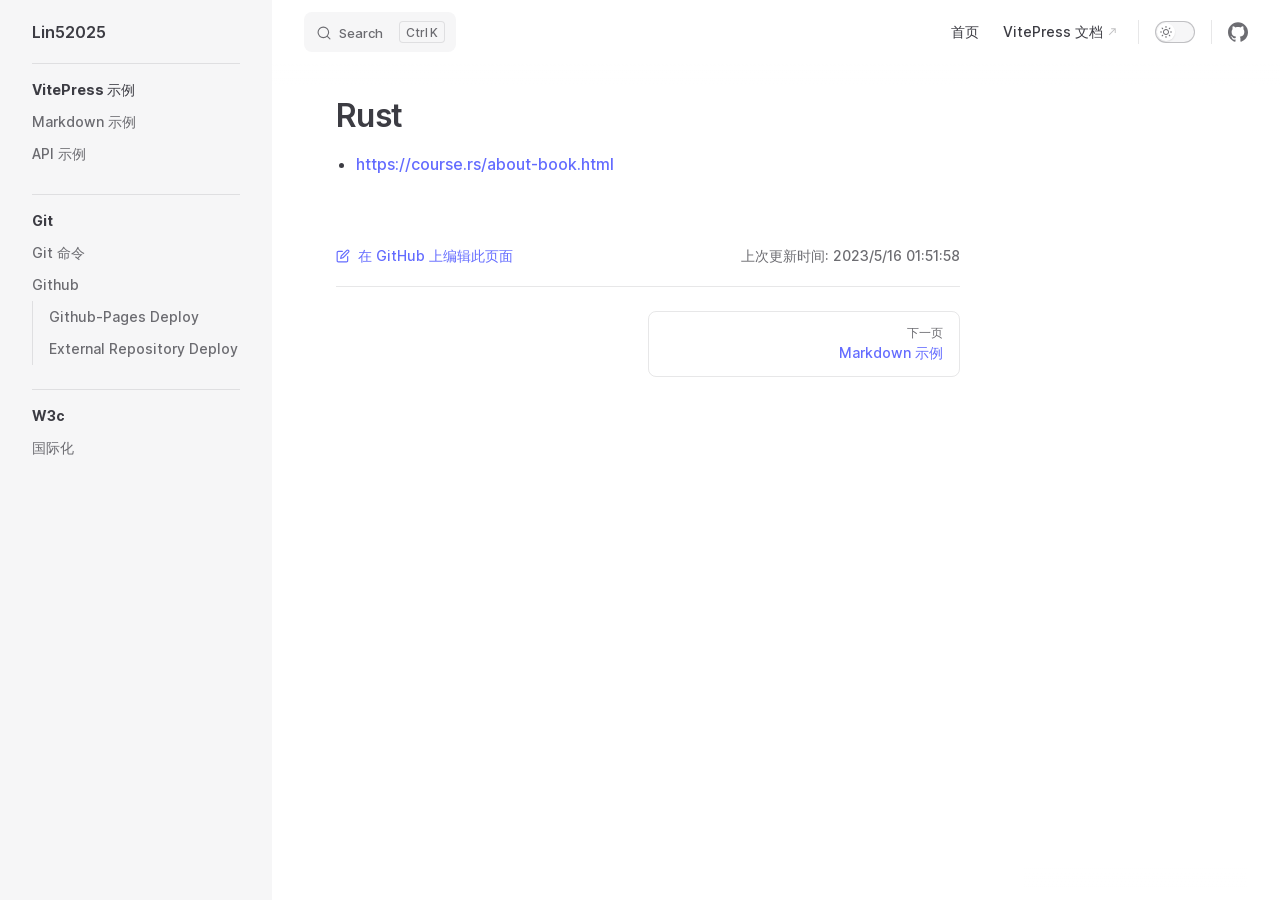
<file: vitepress/rust/rust.html>
<!DOCTYPE html>
<html lang="zh-CN" dir="ltr">
  <head>
    <meta charset="utf-8">
    <meta name="viewport" content="width=device-width,initial-scale=1">
    <title>Rust | Lin52025</title>
    <meta name="description" content="Lin52025 Blog Site!">
    <link rel="preload stylesheet" href="/vitepress/assets/style.60c40e1f.css" as="style">
    <script type="module" src="/vitepress/assets/app.8406b510.js"></script>
    <link rel="preload" href="/vitepress/assets/inter-roman-latin.2ed14f66.woff2" as="font" type="font/woff2" crossorigin="">
  <link rel="modulepreload" href="/vitepress/assets/chunks/framework.716eacd7.js">
  <link rel="modulepreload" href="/vitepress/assets/chunks/theme.85854420.js">
  <link rel="modulepreload" href="/vitepress/assets/rust_rust.md.29d9d939.lean.js">
  <script id="check-dark-light">(()=>{const e=localStorage.getItem("vitepress-theme-appearance")||"auto",a=window.matchMedia("(prefers-color-scheme: dark)").matches;(!e||e==="auto"?a:e==="dark")&&document.documentElement.classList.add("dark")})();</script>
  </head>
  <body>
    <div id="app"><div class="Layout" data-v-1d113308><!--[--><!--]--><!--[--><span tabindex="-1" data-v-b1e5adb7></span><a href="#VPContent" class="VPSkipLink visually-hidden" data-v-b1e5adb7> Skip to content </a><!--]--><!----><header class="VPNav" data-v-1d113308 data-v-7c10a9e2><div class="VPNavBar has-sidebar" data-v-7c10a9e2 data-v-d474159f><div class="container" data-v-d474159f><div class="title" data-v-d474159f><div class="VPNavBarTitle has-sidebar" data-v-d474159f data-v-4b4b99f1><a class="title" href="/vitepress/" data-v-4b4b99f1><!--[--><!--]--><!----><!--[-->Lin52025<!--]--><!--[--><!--]--></a></div></div><div class="content" data-v-d474159f><div class="curtain" data-v-d474159f></div><div class="content-body" data-v-d474159f><!--[--><!--]--><div class="VPNavBarSearch search" style="--vp-meta-key:&#39;Meta&#39;;" data-v-d474159f><!--[--><!----><div id="local-search"><button type="button" class="DocSearch DocSearch-Button" aria-label="Search"><span class="DocSearch-Button-Container"><svg class="DocSearch-Search-Icon" width="20" height="20" viewBox="0 0 20 20" aria-label="search icon"><path d="M14.386 14.386l4.0877 4.0877-4.0877-4.0877c-2.9418 2.9419-7.7115 2.9419-10.6533 0-2.9419-2.9418-2.9419-7.7115 0-10.6533 2.9418-2.9419 7.7115-2.9419 10.6533 0 2.9419 2.9418 2.9419 7.7115 0 10.6533z" stroke="currentColor" fill="none" fill-rule="evenodd" stroke-linecap="round" stroke-linejoin="round"></path></svg><span class="DocSearch-Button-Placeholder">Search</span></span><span class="DocSearch-Button-Keys"><kbd class="DocSearch-Button-Key"></kbd><kbd class="DocSearch-Button-Key">K</kbd></span></button></div><!--]--></div><nav aria-labelledby="main-nav-aria-label" class="VPNavBarMenu menu" data-v-d474159f data-v-492ea56d><span id="main-nav-aria-label" class="visually-hidden" data-v-492ea56d>Main Navigation</span><!--[--><!--[--><a class="VPLink link VPNavBarMenuLink" href="/vitepress/" tabindex="0" data-v-492ea56d data-v-42f218ec data-v-40bbea7a><!--[-->首页<!--]--><!----></a><!--]--><!--[--><a class="VPLink link VPNavBarMenuLink" href="https://vitepress.dev/" target="_blank" rel="noreferrer" tabindex="0" data-v-492ea56d data-v-42f218ec data-v-40bbea7a><!--[-->VitePress 文档<!--]--><svg xmlns="http://www.w3.org/2000/svg" aria-hidden="true" focusable="false" height="24px" viewbox="0 0 24 24" width="24px" class="icon" data-v-40bbea7a><path d="M0 0h24v24H0V0z" fill="none"></path><path d="M9 5v2h6.59L4 18.59 5.41 20 17 8.41V15h2V5H9z"></path></svg></a><!--]--><!--]--></nav><!----><div class="VPNavBarAppearance appearance" data-v-d474159f data-v-98566150><label title="toggle dark mode" data-v-98566150 data-v-12bb4a49><button class="VPSwitch VPSwitchAppearance" type="button" role="switch" aria-checked="false" data-v-12bb4a49 data-v-0832a754><span class="check" data-v-0832a754><span class="icon" data-v-0832a754><!--[--><svg xmlns="http://www.w3.org/2000/svg" aria-hidden="true" focusable="false" viewbox="0 0 24 24" class="sun" data-v-12bb4a49><path d="M12,18c-3.3,0-6-2.7-6-6s2.7-6,6-6s6,2.7,6,6S15.3,18,12,18zM12,8c-2.2,0-4,1.8-4,4c0,2.2,1.8,4,4,4c2.2,0,4-1.8,4-4C16,9.8,14.2,8,12,8z"></path><path d="M12,4c-0.6,0-1-0.4-1-1V1c0-0.6,0.4-1,1-1s1,0.4,1,1v2C13,3.6,12.6,4,12,4z"></path><path d="M12,24c-0.6,0-1-0.4-1-1v-2c0-0.6,0.4-1,1-1s1,0.4,1,1v2C13,23.6,12.6,24,12,24z"></path><path d="M5.6,6.6c-0.3,0-0.5-0.1-0.7-0.3L3.5,4.9c-0.4-0.4-0.4-1,0-1.4s1-0.4,1.4,0l1.4,1.4c0.4,0.4,0.4,1,0,1.4C6.2,6.5,5.9,6.6,5.6,6.6z"></path><path d="M19.8,20.8c-0.3,0-0.5-0.1-0.7-0.3l-1.4-1.4c-0.4-0.4-0.4-1,0-1.4s1-0.4,1.4,0l1.4,1.4c0.4,0.4,0.4,1,0,1.4C20.3,20.7,20,20.8,19.8,20.8z"></path><path d="M3,13H1c-0.6,0-1-0.4-1-1s0.4-1,1-1h2c0.6,0,1,0.4,1,1S3.6,13,3,13z"></path><path d="M23,13h-2c-0.6,0-1-0.4-1-1s0.4-1,1-1h2c0.6,0,1,0.4,1,1S23.6,13,23,13z"></path><path d="M4.2,20.8c-0.3,0-0.5-0.1-0.7-0.3c-0.4-0.4-0.4-1,0-1.4l1.4-1.4c0.4-0.4,1-0.4,1.4,0s0.4,1,0,1.4l-1.4,1.4C4.7,20.7,4.5,20.8,4.2,20.8z"></path><path d="M18.4,6.6c-0.3,0-0.5-0.1-0.7-0.3c-0.4-0.4-0.4-1,0-1.4l1.4-1.4c0.4-0.4,1-0.4,1.4,0s0.4,1,0,1.4l-1.4,1.4C18.9,6.5,18.6,6.6,18.4,6.6z"></path></svg><svg xmlns="http://www.w3.org/2000/svg" aria-hidden="true" focusable="false" viewbox="0 0 24 24" class="moon" data-v-12bb4a49><path d="M12.1,22c-0.3,0-0.6,0-0.9,0c-5.5-0.5-9.5-5.4-9-10.9c0.4-4.8,4.2-8.6,9-9c0.4,0,0.8,0.2,1,0.5c0.2,0.3,0.2,0.8-0.1,1.1c-2,2.7-1.4,6.4,1.3,8.4c2.1,1.6,5,1.6,7.1,0c0.3-0.2,0.7-0.3,1.1-0.1c0.3,0.2,0.5,0.6,0.5,1c-0.2,2.7-1.5,5.1-3.6,6.8C16.6,21.2,14.4,22,12.1,22zM9.3,4.4c-2.9,1-5,3.6-5.2,6.8c-0.4,4.4,2.8,8.3,7.2,8.7c2.1,0.2,4.2-0.4,5.8-1.8c1.1-0.9,1.9-2.1,2.4-3.4c-2.5,0.9-5.3,0.5-7.5-1.1C9.2,11.4,8.1,7.7,9.3,4.4z"></path></svg><!--]--></span></span></button></label></div><div class="VPSocialLinks VPNavBarSocialLinks social-links" data-v-d474159f data-v-164c457f data-v-5f80acc1><!--[--><a class="VPSocialLink" href="https://github.com/lin52025iq" aria-label="github" target="_blank" rel="noopener" data-v-5f80acc1 data-v-ac1ebd17><svg role="img" viewBox="0 0 24 24" xmlns="http://www.w3.org/2000/svg"><title>GitHub</title><path d="M12 .297c-6.63 0-12 5.373-12 12 0 5.303 3.438 9.8 8.205 11.385.6.113.82-.258.82-.577 0-.285-.01-1.04-.015-2.04-3.338.724-4.042-1.61-4.042-1.61C4.422 18.07 3.633 17.7 3.633 17.7c-1.087-.744.084-.729.084-.729 1.205.084 1.838 1.236 1.838 1.236 1.07 1.835 2.809 1.305 3.495.998.108-.776.417-1.305.76-1.605-2.665-.3-5.466-1.332-5.466-5.93 0-1.31.465-2.38 1.235-3.22-.135-.303-.54-1.523.105-3.176 0 0 1.005-.322 3.3 1.23.96-.267 1.98-.399 3-.405 1.02.006 2.04.138 3 .405 2.28-1.552 3.285-1.23 3.285-1.23.645 1.653.24 2.873.12 3.176.765.84 1.23 1.91 1.23 3.22 0 4.61-2.805 5.625-5.475 5.92.42.36.81 1.096.81 2.22 0 1.606-.015 2.896-.015 3.286 0 .315.21.69.825.57C20.565 22.092 24 17.592 24 12.297c0-6.627-5.373-12-12-12"/></svg></a><!--]--></div><div class="VPFlyout VPNavBarExtra extra" data-v-d474159f data-v-608cba8b data-v-e4ec5600><button type="button" class="button" aria-haspopup="true" aria-expanded="false" aria-label="extra navigation" data-v-e4ec5600><svg xmlns="http://www.w3.org/2000/svg" aria-hidden="true" focusable="false" viewbox="0 0 24 24" class="icon" data-v-e4ec5600><circle cx="12" cy="12" r="2"></circle><circle cx="19" cy="12" r="2"></circle><circle cx="5" cy="12" r="2"></circle></svg></button><div class="menu" data-v-e4ec5600><div class="VPMenu" data-v-e4ec5600 data-v-97491713><!----><!--[--><!--[--><!----><div class="group" data-v-608cba8b><div class="item appearance" data-v-608cba8b><p class="label" data-v-608cba8b>Appearance</p><div class="appearance-action" data-v-608cba8b><label title="toggle dark mode" data-v-608cba8b data-v-12bb4a49><button class="VPSwitch VPSwitchAppearance" type="button" role="switch" aria-checked="false" data-v-12bb4a49 data-v-0832a754><span class="check" data-v-0832a754><span class="icon" data-v-0832a754><!--[--><svg xmlns="http://www.w3.org/2000/svg" aria-hidden="true" focusable="false" viewbox="0 0 24 24" class="sun" data-v-12bb4a49><path d="M12,18c-3.3,0-6-2.7-6-6s2.7-6,6-6s6,2.7,6,6S15.3,18,12,18zM12,8c-2.2,0-4,1.8-4,4c0,2.2,1.8,4,4,4c2.2,0,4-1.8,4-4C16,9.8,14.2,8,12,8z"></path><path d="M12,4c-0.6,0-1-0.4-1-1V1c0-0.6,0.4-1,1-1s1,0.4,1,1v2C13,3.6,12.6,4,12,4z"></path><path d="M12,24c-0.6,0-1-0.4-1-1v-2c0-0.6,0.4-1,1-1s1,0.4,1,1v2C13,23.6,12.6,24,12,24z"></path><path d="M5.6,6.6c-0.3,0-0.5-0.1-0.7-0.3L3.5,4.9c-0.4-0.4-0.4-1,0-1.4s1-0.4,1.4,0l1.4,1.4c0.4,0.4,0.4,1,0,1.4C6.2,6.5,5.9,6.6,5.6,6.6z"></path><path d="M19.8,20.8c-0.3,0-0.5-0.1-0.7-0.3l-1.4-1.4c-0.4-0.4-0.4-1,0-1.4s1-0.4,1.4,0l1.4,1.4c0.4,0.4,0.4,1,0,1.4C20.3,20.7,20,20.8,19.8,20.8z"></path><path d="M3,13H1c-0.6,0-1-0.4-1-1s0.4-1,1-1h2c0.6,0,1,0.4,1,1S3.6,13,3,13z"></path><path d="M23,13h-2c-0.6,0-1-0.4-1-1s0.4-1,1-1h2c0.6,0,1,0.4,1,1S23.6,13,23,13z"></path><path d="M4.2,20.8c-0.3,0-0.5-0.1-0.7-0.3c-0.4-0.4-0.4-1,0-1.4l1.4-1.4c0.4-0.4,1-0.4,1.4,0s0.4,1,0,1.4l-1.4,1.4C4.7,20.7,4.5,20.8,4.2,20.8z"></path><path d="M18.4,6.6c-0.3,0-0.5-0.1-0.7-0.3c-0.4-0.4-0.4-1,0-1.4l1.4-1.4c0.4-0.4,1-0.4,1.4,0s0.4,1,0,1.4l-1.4,1.4C18.9,6.5,18.6,6.6,18.4,6.6z"></path></svg><svg xmlns="http://www.w3.org/2000/svg" aria-hidden="true" focusable="false" viewbox="0 0 24 24" class="moon" data-v-12bb4a49><path d="M12.1,22c-0.3,0-0.6,0-0.9,0c-5.5-0.5-9.5-5.4-9-10.9c0.4-4.8,4.2-8.6,9-9c0.4,0,0.8,0.2,1,0.5c0.2,0.3,0.2,0.8-0.1,1.1c-2,2.7-1.4,6.4,1.3,8.4c2.1,1.6,5,1.6,7.1,0c0.3-0.2,0.7-0.3,1.1-0.1c0.3,0.2,0.5,0.6,0.5,1c-0.2,2.7-1.5,5.1-3.6,6.8C16.6,21.2,14.4,22,12.1,22zM9.3,4.4c-2.9,1-5,3.6-5.2,6.8c-0.4,4.4,2.8,8.3,7.2,8.7c2.1,0.2,4.2-0.4,5.8-1.8c1.1-0.9,1.9-2.1,2.4-3.4c-2.5,0.9-5.3,0.5-7.5-1.1C9.2,11.4,8.1,7.7,9.3,4.4z"></path></svg><!--]--></span></span></button></label></div></div></div><div class="group" data-v-608cba8b><div class="item social-links" data-v-608cba8b><div class="VPSocialLinks social-links-list" data-v-608cba8b data-v-5f80acc1><!--[--><a class="VPSocialLink" href="https://github.com/lin52025iq" aria-label="github" target="_blank" rel="noopener" data-v-5f80acc1 data-v-ac1ebd17><svg role="img" viewBox="0 0 24 24" xmlns="http://www.w3.org/2000/svg"><title>GitHub</title><path d="M12 .297c-6.63 0-12 5.373-12 12 0 5.303 3.438 9.8 8.205 11.385.6.113.82-.258.82-.577 0-.285-.01-1.04-.015-2.04-3.338.724-4.042-1.61-4.042-1.61C4.422 18.07 3.633 17.7 3.633 17.7c-1.087-.744.084-.729.084-.729 1.205.084 1.838 1.236 1.838 1.236 1.07 1.835 2.809 1.305 3.495.998.108-.776.417-1.305.76-1.605-2.665-.3-5.466-1.332-5.466-5.93 0-1.31.465-2.38 1.235-3.22-.135-.303-.54-1.523.105-3.176 0 0 1.005-.322 3.3 1.23.96-.267 1.98-.399 3-.405 1.02.006 2.04.138 3 .405 2.28-1.552 3.285-1.23 3.285-1.23.645 1.653.24 2.873.12 3.176.765.84 1.23 1.91 1.23 3.22 0 4.61-2.805 5.625-5.475 5.92.42.36.81 1.096.81 2.22 0 1.606-.015 2.896-.015 3.286 0 .315.21.69.825.57C20.565 22.092 24 17.592 24 12.297c0-6.627-5.373-12-12-12"/></svg></a><!--]--></div></div></div><!--]--><!--]--></div></div></div><!--[--><!--]--><button type="button" class="VPNavBarHamburger hamburger" aria-label="mobile navigation" aria-expanded="false" aria-controls="VPNavScreen" data-v-d474159f data-v-5dea55bf><span class="container" data-v-5dea55bf><span class="top" data-v-5dea55bf></span><span class="middle" data-v-5dea55bf></span><span class="bottom" data-v-5dea55bf></span></span></button></div></div></div></div><!----></header><div class="VPLocalNav" data-v-1d113308 data-v-68fce447><button class="menu" aria-expanded="false" aria-controls="VPSidebarNav" data-v-68fce447><svg xmlns="http://www.w3.org/2000/svg" aria-hidden="true" focusable="false" viewbox="0 0 24 24" class="menu-icon" data-v-68fce447><path d="M17,11H3c-0.6,0-1-0.4-1-1s0.4-1,1-1h14c0.6,0,1,0.4,1,1S17.6,11,17,11z"></path><path d="M21,7H3C2.4,7,2,6.6,2,6s0.4-1,1-1h18c0.6,0,1,0.4,1,1S21.6,7,21,7z"></path><path d="M21,15H3c-0.6,0-1-0.4-1-1s0.4-1,1-1h18c0.6,0,1,0.4,1,1S21.6,15,21,15z"></path><path d="M17,19H3c-0.6,0-1-0.4-1-1s0.4-1,1-1h14c0.6,0,1,0.4,1,1S17.6,19,17,19z"></path></svg><span class="menu-text" data-v-68fce447>Menu</span></button><div class="VPLocalNavOutlineDropdown" style="--vp-vh:0px;" data-v-68fce447 data-v-7526cab1><button data-v-7526cab1>Return to top</button><!----></div></div><aside class="VPSidebar" data-v-1d113308 data-v-51eb5e05><div class="curtain" data-v-51eb5e05></div><nav class="nav" id="VPSidebarNav" aria-labelledby="sidebar-aria-label" tabindex="-1" data-v-51eb5e05><span class="visually-hidden" id="sidebar-aria-label" data-v-51eb5e05> Sidebar Navigation </span><!--[--><!--]--><!--[--><div class="group" data-v-51eb5e05><section class="VPSidebarItem level-0" data-v-51eb5e05 data-v-9a82e1d6><div class="item" role="button" tabindex="0" data-v-9a82e1d6><div class="indicator" data-v-9a82e1d6></div><h2 class="text" data-v-9a82e1d6>VitePress 示例</h2><!----></div><div class="items" data-v-9a82e1d6><!--[--><div class="VPSidebarItem level-1 is-link" data-v-9a82e1d6 data-v-9a82e1d6><div class="item" data-v-9a82e1d6><div class="indicator" data-v-9a82e1d6></div><a class="VPLink link link" href="/vitepress/example/markdown-examples" data-v-9a82e1d6 data-v-40bbea7a><!--[--><p class="text" data-v-9a82e1d6>Markdown 示例</p><!--]--><!----></a><!----></div><!----></div><div class="VPSidebarItem level-1 is-link" data-v-9a82e1d6 data-v-9a82e1d6><div class="item" data-v-9a82e1d6><div class="indicator" data-v-9a82e1d6></div><a class="VPLink link link" href="/vitepress/example/api-examples" data-v-9a82e1d6 data-v-40bbea7a><!--[--><p class="text" data-v-9a82e1d6>API 示例</p><!--]--><!----></a><!----></div><!----></div><!--]--></div></section></div><div class="group" data-v-51eb5e05><section class="VPSidebarItem level-0" data-v-51eb5e05 data-v-9a82e1d6><div class="item" role="button" tabindex="0" data-v-9a82e1d6><div class="indicator" data-v-9a82e1d6></div><h2 class="text" data-v-9a82e1d6>Git</h2><!----></div><div class="items" data-v-9a82e1d6><!--[--><div class="VPSidebarItem level-1 is-link" data-v-9a82e1d6 data-v-9a82e1d6><div class="item" data-v-9a82e1d6><div class="indicator" data-v-9a82e1d6></div><a class="VPLink link link" href="/vitepress/git/git-command" data-v-9a82e1d6 data-v-40bbea7a><!--[--><p class="text" data-v-9a82e1d6>Git 命令</p><!--]--><!----></a><!----></div><!----></div><section class="VPSidebarItem level-1" data-v-9a82e1d6 data-v-9a82e1d6><div class="item" role="button" tabindex="0" data-v-9a82e1d6><div class="indicator" data-v-9a82e1d6></div><h3 class="text" data-v-9a82e1d6>Github</h3><!----></div><div class="items" data-v-9a82e1d6><!--[--><div class="VPSidebarItem level-2 is-link" data-v-9a82e1d6 data-v-9a82e1d6><div class="item" data-v-9a82e1d6><div class="indicator" data-v-9a82e1d6></div><a class="VPLink link link" href="/vitepress/git/github/deploy" data-v-9a82e1d6 data-v-40bbea7a><!--[--><p class="text" data-v-9a82e1d6>Github-Pages Deploy</p><!--]--><!----></a><!----></div><!----></div><div class="VPSidebarItem level-2 is-link" data-v-9a82e1d6 data-v-9a82e1d6><div class="item" data-v-9a82e1d6><div class="indicator" data-v-9a82e1d6></div><a class="VPLink link link" href="/vitepress/git/github/external-repository-deploy" data-v-9a82e1d6 data-v-40bbea7a><!--[--><p class="text" data-v-9a82e1d6>External Repository Deploy</p><!--]--><!----></a><!----></div><!----></div><!--]--></div></section><!--]--></div></section></div><div class="group" data-v-51eb5e05><section class="VPSidebarItem level-0" data-v-51eb5e05 data-v-9a82e1d6><div class="item" role="button" tabindex="0" data-v-9a82e1d6><div class="indicator" data-v-9a82e1d6></div><h2 class="text" data-v-9a82e1d6>W3c</h2><!----></div><div class="items" data-v-9a82e1d6><!--[--><div class="VPSidebarItem level-1 is-link" data-v-9a82e1d6 data-v-9a82e1d6><div class="item" data-v-9a82e1d6><div class="indicator" data-v-9a82e1d6></div><a class="VPLink link link" href="/vitepress/w3c/language/i18n" data-v-9a82e1d6 data-v-40bbea7a><!--[--><p class="text" data-v-9a82e1d6>国际化</p><!--]--><!----></a><!----></div><!----></div><!--]--></div></section></div><!--]--><!--[--><!--]--></nav></aside><div class="VPContent has-sidebar" id="VPContent" data-v-1d113308 data-v-9d78bab4><div class="VPDoc has-sidebar has-aside" data-v-9d78bab4 data-v-39b3cdb2><!--[--><!--]--><div class="container" data-v-39b3cdb2><div class="aside" data-v-39b3cdb2><div class="aside-curtain" data-v-39b3cdb2></div><div class="aside-container" data-v-39b3cdb2><div class="aside-content" data-v-39b3cdb2><div class="VPDocAside" data-v-39b3cdb2 data-v-6d7b3c46><!--[--><!--]--><!--[--><!--]--><div class="VPDocAsideOutline" data-v-6d7b3c46 data-v-9bb6ddc9><div class="content" data-v-9bb6ddc9><div class="outline-marker" data-v-9bb6ddc9></div><div class="outline-title" data-v-9bb6ddc9>On this page</div><nav aria-labelledby="doc-outline-aria-label" data-v-9bb6ddc9><span class="visually-hidden" id="doc-outline-aria-label" data-v-9bb6ddc9> Table of Contents for current page </span><ul class="root" data-v-9bb6ddc9 data-v-c8abb991><!--[--><!--]--></ul></nav></div></div><!--[--><!--]--><div class="spacer" data-v-6d7b3c46></div><!--[--><!--]--><!----><!--[--><!--]--><!--[--><!--]--></div></div></div></div><div class="content" data-v-39b3cdb2><div class="content-container" data-v-39b3cdb2><!--[--><!--]--><!----><main class="main" data-v-39b3cdb2><div style="position:relative;" class="vp-doc _vitepress_rust_rust" data-v-39b3cdb2><div><h1 id="rust" tabindex="-1">Rust <a class="header-anchor" href="#rust" aria-label="Permalink to &quot;Rust&quot;">​</a></h1><ul><li><a href="https://course.rs/about-book.html" target="_blank" rel="noreferrer">https://course.rs/about-book.html</a></li></ul></div></div></main><footer class="VPDocFooter" data-v-39b3cdb2 data-v-10d8714f><!--[--><!--]--><div class="edit-info" data-v-10d8714f><div class="edit-link" data-v-10d8714f><a class="VPLink link edit-link-button" href="https://github.com/lin52025i/lin52025-vitepress/tree/master/docs/src/rust/rust.md" target="_blank" rel="noreferrer" data-v-10d8714f data-v-40bbea7a><!--[--><svg xmlns="http://www.w3.org/2000/svg" viewbox="0 0 24 24" class="edit-link-icon" aria-label="edit icon" data-v-10d8714f><path d="M18,23H4c-1.7,0-3-1.3-3-3V6c0-1.7,1.3-3,3-3h7c0.6,0,1,0.4,1,1s-0.4,1-1,1H4C3.4,5,3,5.4,3,6v14c0,0.6,0.4,1,1,1h14c0.6,0,1-0.4,1-1v-7c0-0.6,0.4-1,1-1s1,0.4,1,1v7C21,21.7,19.7,23,18,23z"></path><path d="M8,17c-0.3,0-0.5-0.1-0.7-0.3C7,16.5,6.9,16.1,7,15.8l1-4c0-0.2,0.1-0.3,0.3-0.5l9.5-9.5c1.2-1.2,3.2-1.2,4.4,0c1.2,1.2,1.2,3.2,0,4.4l-9.5,9.5c-0.1,0.1-0.3,0.2-0.5,0.3l-4,1C8.2,17,8.1,17,8,17zM9.9,12.5l-0.5,2.1l2.1-0.5l9.3-9.3c0.4-0.4,0.4-1.1,0-1.6c-0.4-0.4-1.2-0.4-1.6,0l0,0L9.9,12.5z M18.5,2.5L18.5,2.5L18.5,2.5z"></path></svg> 在 GitHub 上编辑此页面<!--]--><!----></a></div><div class="last-updated" data-v-10d8714f><p class="VPLastUpdated" data-v-10d8714f data-v-f84fa165>上次更新时间: <time datetime="2023-05-16T01:51:58.000Z" data-v-f84fa165></time></p></div></div><div class="prev-next" data-v-10d8714f><div class="pager" data-v-10d8714f><!----></div><div class="pager" data-v-10d8714f><a class="pager-link next" href="/vitepress/example/markdown-examples" data-v-10d8714f><span class="desc" data-v-10d8714f>下一页</span><span class="title" data-v-10d8714f>Markdown 示例</span></a></div></div></footer><!--[--><!--]--></div></div></div><!--[--><!--]--></div></div><footer class="VPFooter has-sidebar" data-v-1d113308 data-v-c7eeb802><div class="container" data-v-c7eeb802><p class="message" data-v-c7eeb802>Released under the MIT License.</p><p class="copyright" data-v-c7eeb802>Copyright © 2023-present Lin52025</p></div></footer><!--[--><!--]--></div></div>
    <script>__VP_HASH_MAP__ = JSON.parse("{\"example_api-examples.md\":\"3dab5ca7\",\"front_notes.md\":\"3304ba35\",\"git_github_deploy.md\":\"db1b79ad\",\"git_github_external-repository-deploy.md\":\"a7eaef83\",\"index.md\":\"6f04a946\",\"notes_notes.md\":\"ecb5f337\",\"git_ssh_ssh-config.md\":\"9d3b9fa7\",\"python_conda.md\":\"7510d99c\",\"w3c_language_i18n.md\":\"caef4ea9\",\"example_markdown-examples.md\":\"0696618f\",\"rust_rust.md\":\"29d9d939\",\"example_component-demo.md\":\"98131380\",\"git_git-command.md\":\"4fe7bb0e\"}")
__VP_SITE_DATA__ = JSON.parse("{\"lang\":\"zh-CN\",\"dir\":\"ltr\",\"title\":\"Lin52025\",\"description\":\"Lin52025 Blog Site!\",\"base\":\"/vitepress/\",\"head\":[],\"appearance\":true,\"themeConfig\":{\"nav\":[{\"text\":\"首页\",\"link\":\"/\"},{\"text\":\"VitePress 文档\",\"link\":\"https://vitepress.dev/\"}],\"sidebar\":[{\"text\":\"VitePress 示例\",\"items\":[{\"text\":\"Markdown 示例\",\"link\":\"/example/markdown-examples\"},{\"text\":\"API 示例\",\"link\":\"/example/api-examples\"}]},{\"text\":\"Git\",\"items\":[{\"text\":\"Git 命令\",\"link\":\"/git/git-command\"},{\"text\":\"Github\",\"items\":[{\"text\":\"Github-Pages Deploy\",\"link\":\"/git/github/deploy\"},{\"text\":\"External Repository Deploy\",\"link\":\"/git/github/external-repository-deploy\"}]}]},{\"text\":\"W3c\",\"items\":[{\"text\":\"国际化\",\"link\":\"/w3c/language/i18n\"}]}],\"search\":{\"provider\":\"local\",\"options\":{\"locales\":{\"zh\":{\"translations\":{\"button\":{\"buttonText\":\"搜索文档\",\"buttonAriaLabel\":\"搜索文档\"},\"modal\":{\"noResultsText\":\"无法找到相关结果\",\"resetButtonTitle\":\"清除查询条件\",\"footer\":{\"selectText\":\"选择\",\"navigateText\":\"切换\"}}}}}}},\"editLink\":{\"pattern\":\"https://github.com/lin52025i/lin52025-vitepress/tree/master/docs/src/:path\",\"text\":\"在 GitHub 上编辑此页面\"},\"socialLinks\":[{\"icon\":\"github\",\"link\":\"https://github.com/lin52025iq\"}],\"footer\":{\"message\":\"Released under the MIT License.\",\"copyright\":\"Copyright © 2023-present Lin52025\"},\"docFooter\":{\"prev\":\"上一页\",\"next\":\"下一页\"},\"lastUpdatedText\":\"上次更新时间\"},\"locales\":{},\"scrollOffset\":90,\"cleanUrls\":true}")</script>
    
  </body>
</html>
</file>
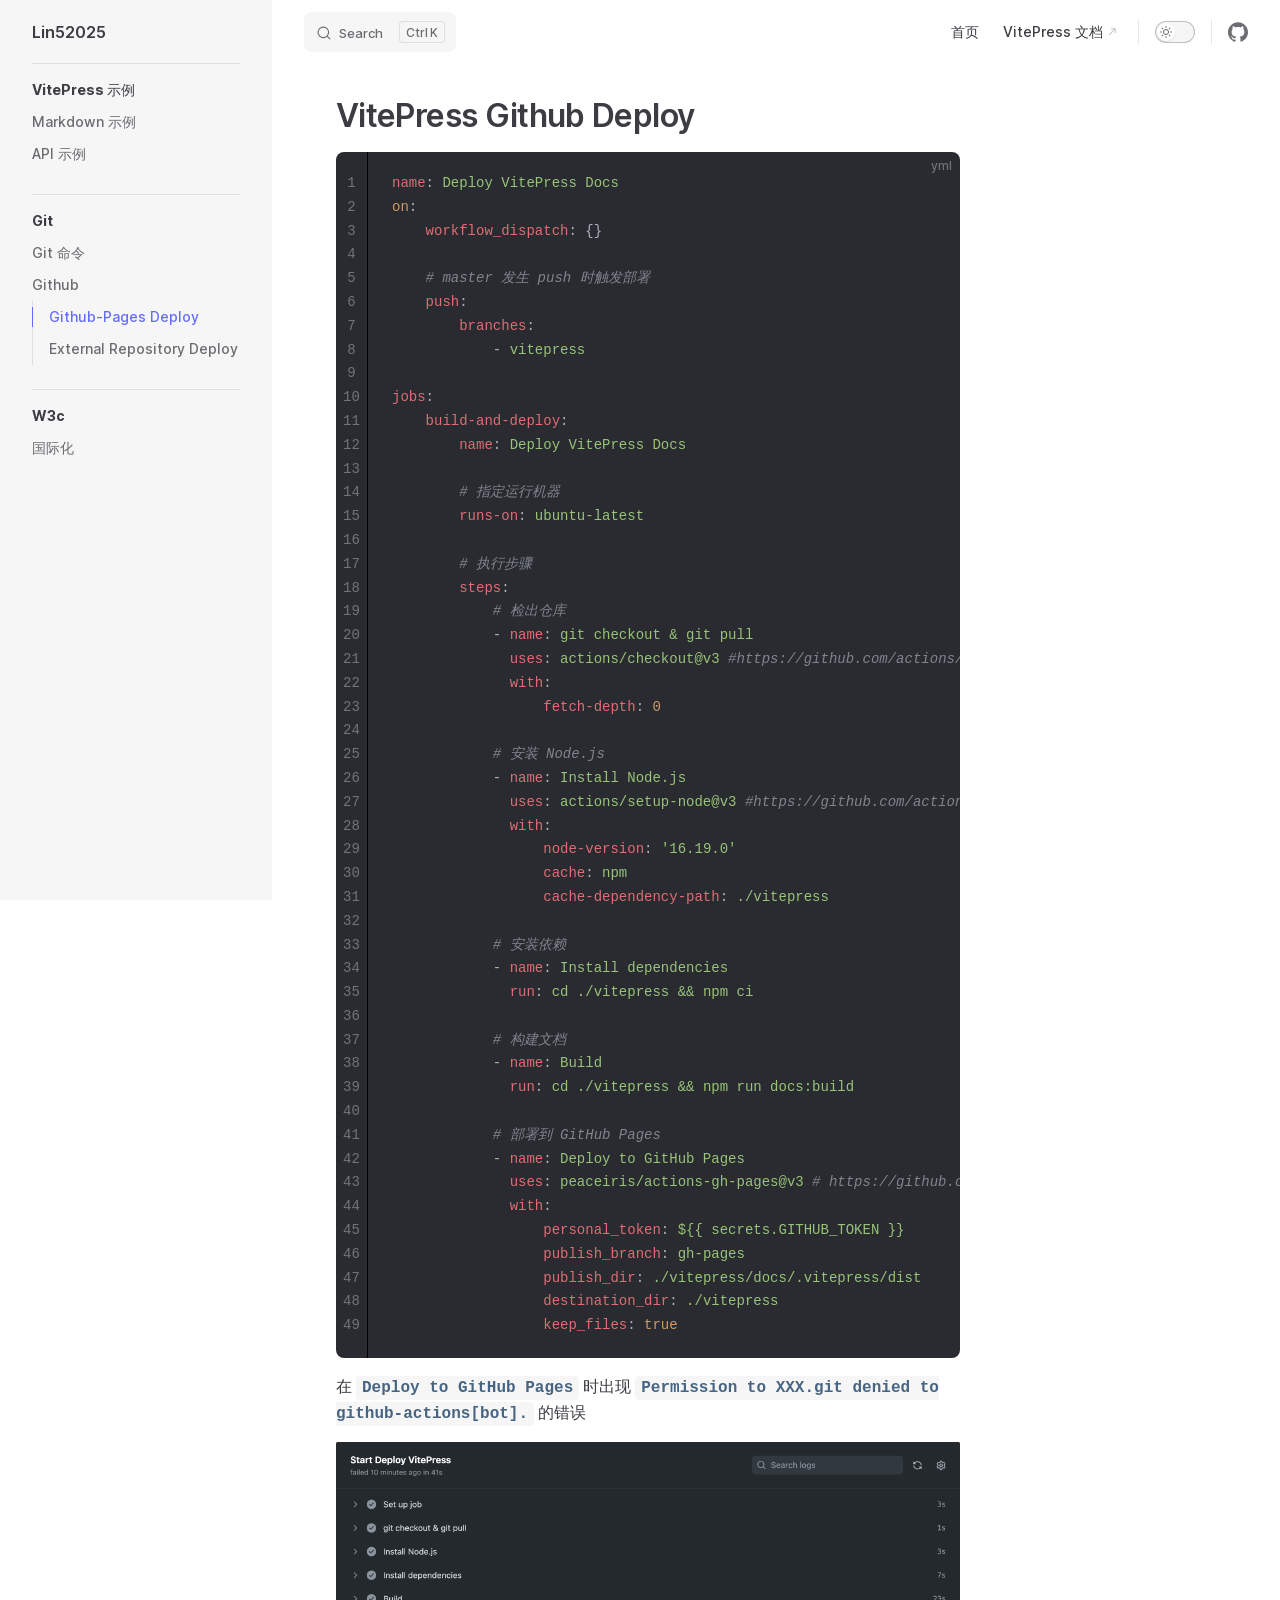
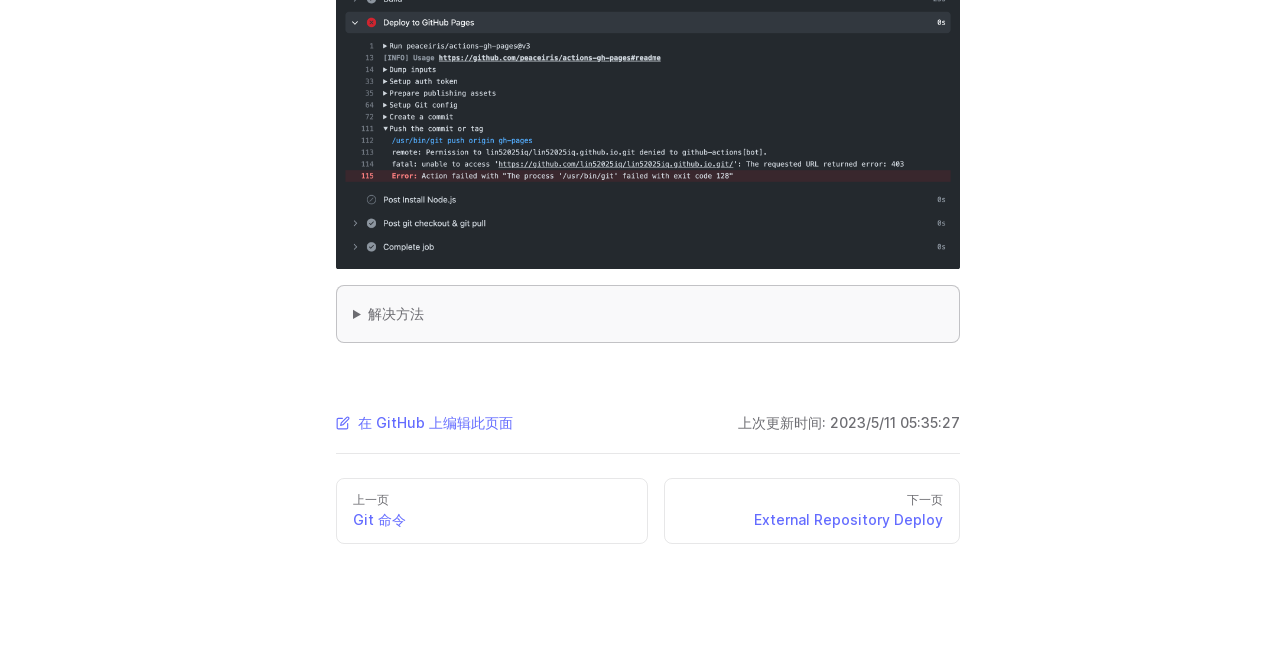
<file: vitepress/git/github/deploy.html>
<!DOCTYPE html>
<html lang="zh-CN" dir="ltr">
  <head>
    <meta charset="utf-8">
    <meta name="viewport" content="width=device-width,initial-scale=1">
    <title>VitePress Github Deploy | Lin52025</title>
    <meta name="description" content="Lin52025 Blog Site!">
    <link rel="preload stylesheet" href="/vitepress/assets/style.60c40e1f.css" as="style">
    <script type="module" src="/vitepress/assets/app.8406b510.js"></script>
    <link rel="preload" href="/vitepress/assets/inter-roman-latin.2ed14f66.woff2" as="font" type="font/woff2" crossorigin="">
  <link rel="modulepreload" href="/vitepress/assets/chunks/framework.716eacd7.js">
  <link rel="modulepreload" href="/vitepress/assets/chunks/theme.85854420.js">
  <link rel="modulepreload" href="/vitepress/assets/git_github_deploy.md.db1b79ad.lean.js">
  <script id="check-dark-light">(()=>{const e=localStorage.getItem("vitepress-theme-appearance")||"auto",a=window.matchMedia("(prefers-color-scheme: dark)").matches;(!e||e==="auto"?a:e==="dark")&&document.documentElement.classList.add("dark")})();</script>
  </head>
  <body>
    <div id="app"><div class="Layout" data-v-1d113308><!--[--><!--]--><!--[--><span tabindex="-1" data-v-b1e5adb7></span><a href="#VPContent" class="VPSkipLink visually-hidden" data-v-b1e5adb7> Skip to content </a><!--]--><!----><header class="VPNav" data-v-1d113308 data-v-7c10a9e2><div class="VPNavBar has-sidebar" data-v-7c10a9e2 data-v-d474159f><div class="container" data-v-d474159f><div class="title" data-v-d474159f><div class="VPNavBarTitle has-sidebar" data-v-d474159f data-v-4b4b99f1><a class="title" href="/vitepress/" data-v-4b4b99f1><!--[--><!--]--><!----><!--[-->Lin52025<!--]--><!--[--><!--]--></a></div></div><div class="content" data-v-d474159f><div class="curtain" data-v-d474159f></div><div class="content-body" data-v-d474159f><!--[--><!--]--><div class="VPNavBarSearch search" style="--vp-meta-key:&#39;Meta&#39;;" data-v-d474159f><!--[--><!----><div id="local-search"><button type="button" class="DocSearch DocSearch-Button" aria-label="Search"><span class="DocSearch-Button-Container"><svg class="DocSearch-Search-Icon" width="20" height="20" viewBox="0 0 20 20" aria-label="search icon"><path d="M14.386 14.386l4.0877 4.0877-4.0877-4.0877c-2.9418 2.9419-7.7115 2.9419-10.6533 0-2.9419-2.9418-2.9419-7.7115 0-10.6533 2.9418-2.9419 7.7115-2.9419 10.6533 0 2.9419 2.9418 2.9419 7.7115 0 10.6533z" stroke="currentColor" fill="none" fill-rule="evenodd" stroke-linecap="round" stroke-linejoin="round"></path></svg><span class="DocSearch-Button-Placeholder">Search</span></span><span class="DocSearch-Button-Keys"><kbd class="DocSearch-Button-Key"></kbd><kbd class="DocSearch-Button-Key">K</kbd></span></button></div><!--]--></div><nav aria-labelledby="main-nav-aria-label" class="VPNavBarMenu menu" data-v-d474159f data-v-492ea56d><span id="main-nav-aria-label" class="visually-hidden" data-v-492ea56d>Main Navigation</span><!--[--><!--[--><a class="VPLink link VPNavBarMenuLink" href="/vitepress/" tabindex="0" data-v-492ea56d data-v-42f218ec data-v-40bbea7a><!--[-->首页<!--]--><!----></a><!--]--><!--[--><a class="VPLink link VPNavBarMenuLink" href="https://vitepress.dev/" target="_blank" rel="noreferrer" tabindex="0" data-v-492ea56d data-v-42f218ec data-v-40bbea7a><!--[-->VitePress 文档<!--]--><svg xmlns="http://www.w3.org/2000/svg" aria-hidden="true" focusable="false" height="24px" viewbox="0 0 24 24" width="24px" class="icon" data-v-40bbea7a><path d="M0 0h24v24H0V0z" fill="none"></path><path d="M9 5v2h6.59L4 18.59 5.41 20 17 8.41V15h2V5H9z"></path></svg></a><!--]--><!--]--></nav><!----><div class="VPNavBarAppearance appearance" data-v-d474159f data-v-98566150><label title="toggle dark mode" data-v-98566150 data-v-12bb4a49><button class="VPSwitch VPSwitchAppearance" type="button" role="switch" aria-checked="false" data-v-12bb4a49 data-v-0832a754><span class="check" data-v-0832a754><span class="icon" data-v-0832a754><!--[--><svg xmlns="http://www.w3.org/2000/svg" aria-hidden="true" focusable="false" viewbox="0 0 24 24" class="sun" data-v-12bb4a49><path d="M12,18c-3.3,0-6-2.7-6-6s2.7-6,6-6s6,2.7,6,6S15.3,18,12,18zM12,8c-2.2,0-4,1.8-4,4c0,2.2,1.8,4,4,4c2.2,0,4-1.8,4-4C16,9.8,14.2,8,12,8z"></path><path d="M12,4c-0.6,0-1-0.4-1-1V1c0-0.6,0.4-1,1-1s1,0.4,1,1v2C13,3.6,12.6,4,12,4z"></path><path d="M12,24c-0.6,0-1-0.4-1-1v-2c0-0.6,0.4-1,1-1s1,0.4,1,1v2C13,23.6,12.6,24,12,24z"></path><path d="M5.6,6.6c-0.3,0-0.5-0.1-0.7-0.3L3.5,4.9c-0.4-0.4-0.4-1,0-1.4s1-0.4,1.4,0l1.4,1.4c0.4,0.4,0.4,1,0,1.4C6.2,6.5,5.9,6.6,5.6,6.6z"></path><path d="M19.8,20.8c-0.3,0-0.5-0.1-0.7-0.3l-1.4-1.4c-0.4-0.4-0.4-1,0-1.4s1-0.4,1.4,0l1.4,1.4c0.4,0.4,0.4,1,0,1.4C20.3,20.7,20,20.8,19.8,20.8z"></path><path d="M3,13H1c-0.6,0-1-0.4-1-1s0.4-1,1-1h2c0.6,0,1,0.4,1,1S3.6,13,3,13z"></path><path d="M23,13h-2c-0.6,0-1-0.4-1-1s0.4-1,1-1h2c0.6,0,1,0.4,1,1S23.6,13,23,13z"></path><path d="M4.2,20.8c-0.3,0-0.5-0.1-0.7-0.3c-0.4-0.4-0.4-1,0-1.4l1.4-1.4c0.4-0.4,1-0.4,1.4,0s0.4,1,0,1.4l-1.4,1.4C4.7,20.7,4.5,20.8,4.2,20.8z"></path><path d="M18.4,6.6c-0.3,0-0.5-0.1-0.7-0.3c-0.4-0.4-0.4-1,0-1.4l1.4-1.4c0.4-0.4,1-0.4,1.4,0s0.4,1,0,1.4l-1.4,1.4C18.9,6.5,18.6,6.6,18.4,6.6z"></path></svg><svg xmlns="http://www.w3.org/2000/svg" aria-hidden="true" focusable="false" viewbox="0 0 24 24" class="moon" data-v-12bb4a49><path d="M12.1,22c-0.3,0-0.6,0-0.9,0c-5.5-0.5-9.5-5.4-9-10.9c0.4-4.8,4.2-8.6,9-9c0.4,0,0.8,0.2,1,0.5c0.2,0.3,0.2,0.8-0.1,1.1c-2,2.7-1.4,6.4,1.3,8.4c2.1,1.6,5,1.6,7.1,0c0.3-0.2,0.7-0.3,1.1-0.1c0.3,0.2,0.5,0.6,0.5,1c-0.2,2.7-1.5,5.1-3.6,6.8C16.6,21.2,14.4,22,12.1,22zM9.3,4.4c-2.9,1-5,3.6-5.2,6.8c-0.4,4.4,2.8,8.3,7.2,8.7c2.1,0.2,4.2-0.4,5.8-1.8c1.1-0.9,1.9-2.1,2.4-3.4c-2.5,0.9-5.3,0.5-7.5-1.1C9.2,11.4,8.1,7.7,9.3,4.4z"></path></svg><!--]--></span></span></button></label></div><div class="VPSocialLinks VPNavBarSocialLinks social-links" data-v-d474159f data-v-164c457f data-v-5f80acc1><!--[--><a class="VPSocialLink" href="https://github.com/lin52025iq" aria-label="github" target="_blank" rel="noopener" data-v-5f80acc1 data-v-ac1ebd17><svg role="img" viewBox="0 0 24 24" xmlns="http://www.w3.org/2000/svg"><title>GitHub</title><path d="M12 .297c-6.63 0-12 5.373-12 12 0 5.303 3.438 9.8 8.205 11.385.6.113.82-.258.82-.577 0-.285-.01-1.04-.015-2.04-3.338.724-4.042-1.61-4.042-1.61C4.422 18.07 3.633 17.7 3.633 17.7c-1.087-.744.084-.729.084-.729 1.205.084 1.838 1.236 1.838 1.236 1.07 1.835 2.809 1.305 3.495.998.108-.776.417-1.305.76-1.605-2.665-.3-5.466-1.332-5.466-5.93 0-1.31.465-2.38 1.235-3.22-.135-.303-.54-1.523.105-3.176 0 0 1.005-.322 3.3 1.23.96-.267 1.98-.399 3-.405 1.02.006 2.04.138 3 .405 2.28-1.552 3.285-1.23 3.285-1.23.645 1.653.24 2.873.12 3.176.765.84 1.23 1.91 1.23 3.22 0 4.61-2.805 5.625-5.475 5.92.42.36.81 1.096.81 2.22 0 1.606-.015 2.896-.015 3.286 0 .315.21.69.825.57C20.565 22.092 24 17.592 24 12.297c0-6.627-5.373-12-12-12"/></svg></a><!--]--></div><div class="VPFlyout VPNavBarExtra extra" data-v-d474159f data-v-608cba8b data-v-e4ec5600><button type="button" class="button" aria-haspopup="true" aria-expanded="false" aria-label="extra navigation" data-v-e4ec5600><svg xmlns="http://www.w3.org/2000/svg" aria-hidden="true" focusable="false" viewbox="0 0 24 24" class="icon" data-v-e4ec5600><circle cx="12" cy="12" r="2"></circle><circle cx="19" cy="12" r="2"></circle><circle cx="5" cy="12" r="2"></circle></svg></button><div class="menu" data-v-e4ec5600><div class="VPMenu" data-v-e4ec5600 data-v-97491713><!----><!--[--><!--[--><!----><div class="group" data-v-608cba8b><div class="item appearance" data-v-608cba8b><p class="label" data-v-608cba8b>Appearance</p><div class="appearance-action" data-v-608cba8b><label title="toggle dark mode" data-v-608cba8b data-v-12bb4a49><button class="VPSwitch VPSwitchAppearance" type="button" role="switch" aria-checked="false" data-v-12bb4a49 data-v-0832a754><span class="check" data-v-0832a754><span class="icon" data-v-0832a754><!--[--><svg xmlns="http://www.w3.org/2000/svg" aria-hidden="true" focusable="false" viewbox="0 0 24 24" class="sun" data-v-12bb4a49><path d="M12,18c-3.3,0-6-2.7-6-6s2.7-6,6-6s6,2.7,6,6S15.3,18,12,18zM12,8c-2.2,0-4,1.8-4,4c0,2.2,1.8,4,4,4c2.2,0,4-1.8,4-4C16,9.8,14.2,8,12,8z"></path><path d="M12,4c-0.6,0-1-0.4-1-1V1c0-0.6,0.4-1,1-1s1,0.4,1,1v2C13,3.6,12.6,4,12,4z"></path><path d="M12,24c-0.6,0-1-0.4-1-1v-2c0-0.6,0.4-1,1-1s1,0.4,1,1v2C13,23.6,12.6,24,12,24z"></path><path d="M5.6,6.6c-0.3,0-0.5-0.1-0.7-0.3L3.5,4.9c-0.4-0.4-0.4-1,0-1.4s1-0.4,1.4,0l1.4,1.4c0.4,0.4,0.4,1,0,1.4C6.2,6.5,5.9,6.6,5.6,6.6z"></path><path d="M19.8,20.8c-0.3,0-0.5-0.1-0.7-0.3l-1.4-1.4c-0.4-0.4-0.4-1,0-1.4s1-0.4,1.4,0l1.4,1.4c0.4,0.4,0.4,1,0,1.4C20.3,20.7,20,20.8,19.8,20.8z"></path><path d="M3,13H1c-0.6,0-1-0.4-1-1s0.4-1,1-1h2c0.6,0,1,0.4,1,1S3.6,13,3,13z"></path><path d="M23,13h-2c-0.6,0-1-0.4-1-1s0.4-1,1-1h2c0.6,0,1,0.4,1,1S23.6,13,23,13z"></path><path d="M4.2,20.8c-0.3,0-0.5-0.1-0.7-0.3c-0.4-0.4-0.4-1,0-1.4l1.4-1.4c0.4-0.4,1-0.4,1.4,0s0.4,1,0,1.4l-1.4,1.4C4.7,20.7,4.5,20.8,4.2,20.8z"></path><path d="M18.4,6.6c-0.3,0-0.5-0.1-0.7-0.3c-0.4-0.4-0.4-1,0-1.4l1.4-1.4c0.4-0.4,1-0.4,1.4,0s0.4,1,0,1.4l-1.4,1.4C18.9,6.5,18.6,6.6,18.4,6.6z"></path></svg><svg xmlns="http://www.w3.org/2000/svg" aria-hidden="true" focusable="false" viewbox="0 0 24 24" class="moon" data-v-12bb4a49><path d="M12.1,22c-0.3,0-0.6,0-0.9,0c-5.5-0.5-9.5-5.4-9-10.9c0.4-4.8,4.2-8.6,9-9c0.4,0,0.8,0.2,1,0.5c0.2,0.3,0.2,0.8-0.1,1.1c-2,2.7-1.4,6.4,1.3,8.4c2.1,1.6,5,1.6,7.1,0c0.3-0.2,0.7-0.3,1.1-0.1c0.3,0.2,0.5,0.6,0.5,1c-0.2,2.7-1.5,5.1-3.6,6.8C16.6,21.2,14.4,22,12.1,22zM9.3,4.4c-2.9,1-5,3.6-5.2,6.8c-0.4,4.4,2.8,8.3,7.2,8.7c2.1,0.2,4.2-0.4,5.8-1.8c1.1-0.9,1.9-2.1,2.4-3.4c-2.5,0.9-5.3,0.5-7.5-1.1C9.2,11.4,8.1,7.7,9.3,4.4z"></path></svg><!--]--></span></span></button></label></div></div></div><div class="group" data-v-608cba8b><div class="item social-links" data-v-608cba8b><div class="VPSocialLinks social-links-list" data-v-608cba8b data-v-5f80acc1><!--[--><a class="VPSocialLink" href="https://github.com/lin52025iq" aria-label="github" target="_blank" rel="noopener" data-v-5f80acc1 data-v-ac1ebd17><svg role="img" viewBox="0 0 24 24" xmlns="http://www.w3.org/2000/svg"><title>GitHub</title><path d="M12 .297c-6.63 0-12 5.373-12 12 0 5.303 3.438 9.8 8.205 11.385.6.113.82-.258.82-.577 0-.285-.01-1.04-.015-2.04-3.338.724-4.042-1.61-4.042-1.61C4.422 18.07 3.633 17.7 3.633 17.7c-1.087-.744.084-.729.084-.729 1.205.084 1.838 1.236 1.838 1.236 1.07 1.835 2.809 1.305 3.495.998.108-.776.417-1.305.76-1.605-2.665-.3-5.466-1.332-5.466-5.93 0-1.31.465-2.38 1.235-3.22-.135-.303-.54-1.523.105-3.176 0 0 1.005-.322 3.3 1.23.96-.267 1.98-.399 3-.405 1.02.006 2.04.138 3 .405 2.28-1.552 3.285-1.23 3.285-1.23.645 1.653.24 2.873.12 3.176.765.84 1.23 1.91 1.23 3.22 0 4.61-2.805 5.625-5.475 5.92.42.36.81 1.096.81 2.22 0 1.606-.015 2.896-.015 3.286 0 .315.21.69.825.57C20.565 22.092 24 17.592 24 12.297c0-6.627-5.373-12-12-12"/></svg></a><!--]--></div></div></div><!--]--><!--]--></div></div></div><!--[--><!--]--><button type="button" class="VPNavBarHamburger hamburger" aria-label="mobile navigation" aria-expanded="false" aria-controls="VPNavScreen" data-v-d474159f data-v-5dea55bf><span class="container" data-v-5dea55bf><span class="top" data-v-5dea55bf></span><span class="middle" data-v-5dea55bf></span><span class="bottom" data-v-5dea55bf></span></span></button></div></div></div></div><!----></header><div class="VPLocalNav" data-v-1d113308 data-v-68fce447><button class="menu" aria-expanded="false" aria-controls="VPSidebarNav" data-v-68fce447><svg xmlns="http://www.w3.org/2000/svg" aria-hidden="true" focusable="false" viewbox="0 0 24 24" class="menu-icon" data-v-68fce447><path d="M17,11H3c-0.6,0-1-0.4-1-1s0.4-1,1-1h14c0.6,0,1,0.4,1,1S17.6,11,17,11z"></path><path d="M21,7H3C2.4,7,2,6.6,2,6s0.4-1,1-1h18c0.6,0,1,0.4,1,1S21.6,7,21,7z"></path><path d="M21,15H3c-0.6,0-1-0.4-1-1s0.4-1,1-1h18c0.6,0,1,0.4,1,1S21.6,15,21,15z"></path><path d="M17,19H3c-0.6,0-1-0.4-1-1s0.4-1,1-1h14c0.6,0,1,0.4,1,1S17.6,19,17,19z"></path></svg><span class="menu-text" data-v-68fce447>Menu</span></button><div class="VPLocalNavOutlineDropdown" style="--vp-vh:0px;" data-v-68fce447 data-v-7526cab1><button data-v-7526cab1>Return to top</button><!----></div></div><aside class="VPSidebar" data-v-1d113308 data-v-51eb5e05><div class="curtain" data-v-51eb5e05></div><nav class="nav" id="VPSidebarNav" aria-labelledby="sidebar-aria-label" tabindex="-1" data-v-51eb5e05><span class="visually-hidden" id="sidebar-aria-label" data-v-51eb5e05> Sidebar Navigation </span><!--[--><!--]--><!--[--><div class="group" data-v-51eb5e05><section class="VPSidebarItem level-0" data-v-51eb5e05 data-v-9a82e1d6><div class="item" role="button" tabindex="0" data-v-9a82e1d6><div class="indicator" data-v-9a82e1d6></div><h2 class="text" data-v-9a82e1d6>VitePress 示例</h2><!----></div><div class="items" data-v-9a82e1d6><!--[--><div class="VPSidebarItem level-1 is-link" data-v-9a82e1d6 data-v-9a82e1d6><div class="item" data-v-9a82e1d6><div class="indicator" data-v-9a82e1d6></div><a class="VPLink link link" href="/vitepress/example/markdown-examples" data-v-9a82e1d6 data-v-40bbea7a><!--[--><p class="text" data-v-9a82e1d6>Markdown 示例</p><!--]--><!----></a><!----></div><!----></div><div class="VPSidebarItem level-1 is-link" data-v-9a82e1d6 data-v-9a82e1d6><div class="item" data-v-9a82e1d6><div class="indicator" data-v-9a82e1d6></div><a class="VPLink link link" href="/vitepress/example/api-examples" data-v-9a82e1d6 data-v-40bbea7a><!--[--><p class="text" data-v-9a82e1d6>API 示例</p><!--]--><!----></a><!----></div><!----></div><!--]--></div></section></div><div class="group" data-v-51eb5e05><section class="VPSidebarItem level-0 has-active" data-v-51eb5e05 data-v-9a82e1d6><div class="item" role="button" tabindex="0" data-v-9a82e1d6><div class="indicator" data-v-9a82e1d6></div><h2 class="text" data-v-9a82e1d6>Git</h2><!----></div><div class="items" data-v-9a82e1d6><!--[--><div class="VPSidebarItem level-1 is-link" data-v-9a82e1d6 data-v-9a82e1d6><div class="item" data-v-9a82e1d6><div class="indicator" data-v-9a82e1d6></div><a class="VPLink link link" href="/vitepress/git/git-command" data-v-9a82e1d6 data-v-40bbea7a><!--[--><p class="text" data-v-9a82e1d6>Git 命令</p><!--]--><!----></a><!----></div><!----></div><section class="VPSidebarItem level-1 has-active" data-v-9a82e1d6 data-v-9a82e1d6><div class="item" role="button" tabindex="0" data-v-9a82e1d6><div class="indicator" data-v-9a82e1d6></div><h3 class="text" data-v-9a82e1d6>Github</h3><!----></div><div class="items" data-v-9a82e1d6><!--[--><div class="VPSidebarItem level-2 is-link is-active has-active" data-v-9a82e1d6 data-v-9a82e1d6><div class="item" data-v-9a82e1d6><div class="indicator" data-v-9a82e1d6></div><a class="VPLink link link" href="/vitepress/git/github/deploy" data-v-9a82e1d6 data-v-40bbea7a><!--[--><p class="text" data-v-9a82e1d6>Github-Pages Deploy</p><!--]--><!----></a><!----></div><!----></div><div class="VPSidebarItem level-2 is-link" data-v-9a82e1d6 data-v-9a82e1d6><div class="item" data-v-9a82e1d6><div class="indicator" data-v-9a82e1d6></div><a class="VPLink link link" href="/vitepress/git/github/external-repository-deploy" data-v-9a82e1d6 data-v-40bbea7a><!--[--><p class="text" data-v-9a82e1d6>External Repository Deploy</p><!--]--><!----></a><!----></div><!----></div><!--]--></div></section><!--]--></div></section></div><div class="group" data-v-51eb5e05><section class="VPSidebarItem level-0" data-v-51eb5e05 data-v-9a82e1d6><div class="item" role="button" tabindex="0" data-v-9a82e1d6><div class="indicator" data-v-9a82e1d6></div><h2 class="text" data-v-9a82e1d6>W3c</h2><!----></div><div class="items" data-v-9a82e1d6><!--[--><div class="VPSidebarItem level-1 is-link" data-v-9a82e1d6 data-v-9a82e1d6><div class="item" data-v-9a82e1d6><div class="indicator" data-v-9a82e1d6></div><a class="VPLink link link" href="/vitepress/w3c/language/i18n" data-v-9a82e1d6 data-v-40bbea7a><!--[--><p class="text" data-v-9a82e1d6>国际化</p><!--]--><!----></a><!----></div><!----></div><!--]--></div></section></div><!--]--><!--[--><!--]--></nav></aside><div class="VPContent has-sidebar" id="VPContent" data-v-1d113308 data-v-9d78bab4><div class="VPDoc has-sidebar has-aside" data-v-9d78bab4 data-v-39b3cdb2><!--[--><!--]--><div class="container" data-v-39b3cdb2><div class="aside" data-v-39b3cdb2><div class="aside-curtain" data-v-39b3cdb2></div><div class="aside-container" data-v-39b3cdb2><div class="aside-content" data-v-39b3cdb2><div class="VPDocAside" data-v-39b3cdb2 data-v-6d7b3c46><!--[--><!--]--><!--[--><!--]--><div class="VPDocAsideOutline" data-v-6d7b3c46 data-v-9bb6ddc9><div class="content" data-v-9bb6ddc9><div class="outline-marker" data-v-9bb6ddc9></div><div class="outline-title" data-v-9bb6ddc9>On this page</div><nav aria-labelledby="doc-outline-aria-label" data-v-9bb6ddc9><span class="visually-hidden" id="doc-outline-aria-label" data-v-9bb6ddc9> Table of Contents for current page </span><ul class="root" data-v-9bb6ddc9 data-v-c8abb991><!--[--><!--]--></ul></nav></div></div><!--[--><!--]--><div class="spacer" data-v-6d7b3c46></div><!--[--><!--]--><!----><!--[--><!--]--><!--[--><!--]--></div></div></div></div><div class="content" data-v-39b3cdb2><div class="content-container" data-v-39b3cdb2><!--[--><!--]--><!----><main class="main" data-v-39b3cdb2><div style="position:relative;" class="vp-doc _vitepress_git_github_deploy" data-v-39b3cdb2><div><h1 id="vitepress-github-deploy" tabindex="-1">VitePress Github Deploy <a class="header-anchor" href="#vitepress-github-deploy" aria-label="Permalink to &quot;VitePress Github Deploy&quot;">​</a></h1><div class="language-yml line-numbers-mode"><button title="Copy Code" class="copy"></button><span class="lang">yml</span><pre class="shiki one-dark-pro"><code><span class="line"><span style="color:#E06C75;">name</span><span style="color:#ABB2BF;">: </span><span style="color:#98C379;">Deploy VitePress Docs</span></span>
<span class="line"><span style="color:#D19A66;">on</span><span style="color:#ABB2BF;">:</span></span>
<span class="line"><span style="color:#ABB2BF;">    </span><span style="color:#E06C75;">workflow_dispatch</span><span style="color:#ABB2BF;">: {}</span></span>
<span class="line"></span>
<span class="line"><span style="color:#ABB2BF;">    </span><span style="color:#7F848E;font-style:italic;"># master 发生 push 时触发部署</span></span>
<span class="line"><span style="color:#ABB2BF;">    </span><span style="color:#E06C75;">push</span><span style="color:#ABB2BF;">:</span></span>
<span class="line"><span style="color:#ABB2BF;">        </span><span style="color:#E06C75;">branches</span><span style="color:#ABB2BF;">:</span></span>
<span class="line"><span style="color:#ABB2BF;">            - </span><span style="color:#98C379;">vitepress</span></span>
<span class="line"></span>
<span class="line"><span style="color:#E06C75;">jobs</span><span style="color:#ABB2BF;">:</span></span>
<span class="line"><span style="color:#ABB2BF;">    </span><span style="color:#E06C75;">build-and-deploy</span><span style="color:#ABB2BF;">:</span></span>
<span class="line"><span style="color:#ABB2BF;">        </span><span style="color:#E06C75;">name</span><span style="color:#ABB2BF;">: </span><span style="color:#98C379;">Deploy VitePress Docs</span></span>
<span class="line"></span>
<span class="line"><span style="color:#ABB2BF;">        </span><span style="color:#7F848E;font-style:italic;"># 指定运行机器</span></span>
<span class="line"><span style="color:#ABB2BF;">        </span><span style="color:#E06C75;">runs-on</span><span style="color:#ABB2BF;">: </span><span style="color:#98C379;">ubuntu-latest</span></span>
<span class="line"></span>
<span class="line"><span style="color:#ABB2BF;">        </span><span style="color:#7F848E;font-style:italic;"># 执行步骤</span></span>
<span class="line"><span style="color:#ABB2BF;">        </span><span style="color:#E06C75;">steps</span><span style="color:#ABB2BF;">:</span></span>
<span class="line"><span style="color:#ABB2BF;">            </span><span style="color:#7F848E;font-style:italic;"># 检出仓库</span></span>
<span class="line"><span style="color:#ABB2BF;">            - </span><span style="color:#E06C75;">name</span><span style="color:#ABB2BF;">: </span><span style="color:#98C379;">git checkout &amp; git pull</span></span>
<span class="line"><span style="color:#ABB2BF;">              </span><span style="color:#E06C75;">uses</span><span style="color:#ABB2BF;">: </span><span style="color:#98C379;">actions/checkout@v3</span><span style="color:#ABB2BF;"> </span><span style="color:#7F848E;font-style:italic;">#https://github.com/actions/checkout</span></span>
<span class="line"><span style="color:#ABB2BF;">              </span><span style="color:#E06C75;">with</span><span style="color:#ABB2BF;">:</span></span>
<span class="line"><span style="color:#ABB2BF;">                  </span><span style="color:#E06C75;">fetch-depth</span><span style="color:#ABB2BF;">: </span><span style="color:#D19A66;">0</span></span>
<span class="line"></span>
<span class="line"><span style="color:#ABB2BF;">            </span><span style="color:#7F848E;font-style:italic;"># 安装 Node.js</span></span>
<span class="line"><span style="color:#ABB2BF;">            - </span><span style="color:#E06C75;">name</span><span style="color:#ABB2BF;">: </span><span style="color:#98C379;">Install Node.js</span></span>
<span class="line"><span style="color:#ABB2BF;">              </span><span style="color:#E06C75;">uses</span><span style="color:#ABB2BF;">: </span><span style="color:#98C379;">actions/setup-node@v3</span><span style="color:#ABB2BF;"> </span><span style="color:#7F848E;font-style:italic;">#https://github.com/actions/setup-node</span></span>
<span class="line"><span style="color:#ABB2BF;">              </span><span style="color:#E06C75;">with</span><span style="color:#ABB2BF;">:</span></span>
<span class="line"><span style="color:#ABB2BF;">                  </span><span style="color:#E06C75;">node-version</span><span style="color:#ABB2BF;">: </span><span style="color:#98C379;">&#39;16.19.0&#39;</span></span>
<span class="line"><span style="color:#ABB2BF;">                  </span><span style="color:#E06C75;">cache</span><span style="color:#ABB2BF;">: </span><span style="color:#98C379;">npm</span></span>
<span class="line"><span style="color:#ABB2BF;">                  </span><span style="color:#E06C75;">cache-dependency-path</span><span style="color:#ABB2BF;">: </span><span style="color:#98C379;">./vitepress</span></span>
<span class="line"></span>
<span class="line"><span style="color:#ABB2BF;">            </span><span style="color:#7F848E;font-style:italic;"># 安装依赖</span></span>
<span class="line"><span style="color:#ABB2BF;">            - </span><span style="color:#E06C75;">name</span><span style="color:#ABB2BF;">: </span><span style="color:#98C379;">Install dependencies</span></span>
<span class="line"><span style="color:#ABB2BF;">              </span><span style="color:#E06C75;">run</span><span style="color:#ABB2BF;">: </span><span style="color:#98C379;">cd ./vitepress &amp;&amp; npm ci</span></span>
<span class="line"></span>
<span class="line"><span style="color:#ABB2BF;">            </span><span style="color:#7F848E;font-style:italic;"># 构建文档</span></span>
<span class="line"><span style="color:#ABB2BF;">            - </span><span style="color:#E06C75;">name</span><span style="color:#ABB2BF;">: </span><span style="color:#98C379;">Build</span></span>
<span class="line"><span style="color:#ABB2BF;">              </span><span style="color:#E06C75;">run</span><span style="color:#ABB2BF;">: </span><span style="color:#98C379;">cd ./vitepress &amp;&amp; npm run docs:build</span></span>
<span class="line"></span>
<span class="line"><span style="color:#ABB2BF;">            </span><span style="color:#7F848E;font-style:italic;"># 部署到 GitHub Pages</span></span>
<span class="line"><span style="color:#ABB2BF;">            - </span><span style="color:#E06C75;">name</span><span style="color:#ABB2BF;">: </span><span style="color:#98C379;">Deploy to GitHub Pages</span></span>
<span class="line"><span style="color:#ABB2BF;">              </span><span style="color:#E06C75;">uses</span><span style="color:#ABB2BF;">: </span><span style="color:#98C379;">peaceiris/actions-gh-pages@v3</span><span style="color:#ABB2BF;"> </span><span style="color:#7F848E;font-style:italic;"># https://github.com/peaceiris/actions-gh-pages</span></span>
<span class="line"><span style="color:#ABB2BF;">              </span><span style="color:#E06C75;">with</span><span style="color:#ABB2BF;">:</span></span>
<span class="line"><span style="color:#ABB2BF;">                  </span><span style="color:#E06C75;">personal_token</span><span style="color:#ABB2BF;">: </span><span style="color:#98C379;">${{ secrets.GITHUB_TOKEN }}</span></span>
<span class="line"><span style="color:#ABB2BF;">                  </span><span style="color:#E06C75;">publish_branch</span><span style="color:#ABB2BF;">: </span><span style="color:#98C379;">gh-pages</span></span>
<span class="line"><span style="color:#ABB2BF;">                  </span><span style="color:#E06C75;">publish_dir</span><span style="color:#ABB2BF;">: </span><span style="color:#98C379;">./vitepress/docs/.vitepress/dist</span></span>
<span class="line"><span style="color:#ABB2BF;">                  </span><span style="color:#E06C75;">destination_dir</span><span style="color:#ABB2BF;">: </span><span style="color:#98C379;">./vitepress</span></span>
<span class="line"><span style="color:#ABB2BF;">                  </span><span style="color:#E06C75;">keep_files</span><span style="color:#ABB2BF;">: </span><span style="color:#D19A66;">true</span></span></code></pre><div class="line-numbers-wrapper" aria-hidden="true"><span class="line-number">1</span><br><span class="line-number">2</span><br><span class="line-number">3</span><br><span class="line-number">4</span><br><span class="line-number">5</span><br><span class="line-number">6</span><br><span class="line-number">7</span><br><span class="line-number">8</span><br><span class="line-number">9</span><br><span class="line-number">10</span><br><span class="line-number">11</span><br><span class="line-number">12</span><br><span class="line-number">13</span><br><span class="line-number">14</span><br><span class="line-number">15</span><br><span class="line-number">16</span><br><span class="line-number">17</span><br><span class="line-number">18</span><br><span class="line-number">19</span><br><span class="line-number">20</span><br><span class="line-number">21</span><br><span class="line-number">22</span><br><span class="line-number">23</span><br><span class="line-number">24</span><br><span class="line-number">25</span><br><span class="line-number">26</span><br><span class="line-number">27</span><br><span class="line-number">28</span><br><span class="line-number">29</span><br><span class="line-number">30</span><br><span class="line-number">31</span><br><span class="line-number">32</span><br><span class="line-number">33</span><br><span class="line-number">34</span><br><span class="line-number">35</span><br><span class="line-number">36</span><br><span class="line-number">37</span><br><span class="line-number">38</span><br><span class="line-number">39</span><br><span class="line-number">40</span><br><span class="line-number">41</span><br><span class="line-number">42</span><br><span class="line-number">43</span><br><span class="line-number">44</span><br><span class="line-number">45</span><br><span class="line-number">46</span><br><span class="line-number">47</span><br><span class="line-number">48</span><br><span class="line-number">49</span><br></div></div><h4 id="在-deploy-to-github-pages-时出现-permission-to-xxx-git-denied-to-github-actions-bot-的错误" tabindex="-1">在 <code>Deploy to GitHub Pages</code> 时出现 <code>Permission to XXX.git denied to github-actions[bot].</code> 的错误 <a class="header-anchor" href="#在-deploy-to-github-pages-时出现-permission-to-xxx-git-denied-to-github-actions-bot-的错误" aria-label="Permalink to &quot;在 `Deploy to GitHub Pages` 时出现 `Permission to XXX.git denied to github-actions[bot].` 的错误&quot;">​</a></h4><p><img src="/vitepress/assets/deploy-error.7ca8b9f7.png" alt="deploy-error"></p><details class="details custom-block"><summary>解决方法</summary><p>在 github 当前项目的仓库中，进入 <code>Settings &gt; Actions &gt; General</code> 目录下</p><ol><li>将 <code>Workflow permissions</code> 下的 <code>default permissions granted</code> 设置为 <code>Read and write permissions</code></li><li>勾选 <code>Allow GitHub Actions to create and approve pull requests</code><img src="/vitepress/assets/settings-actions.df46c0ef.png" alt="Settings &gt; Actions &gt; General"></li></ol></details></div></div></main><footer class="VPDocFooter" data-v-39b3cdb2 data-v-10d8714f><!--[--><!--]--><div class="edit-info" data-v-10d8714f><div class="edit-link" data-v-10d8714f><a class="VPLink link edit-link-button" href="https://github.com/lin52025i/lin52025-vitepress/tree/master/docs/src/git/github/deploy.md" target="_blank" rel="noreferrer" data-v-10d8714f data-v-40bbea7a><!--[--><svg xmlns="http://www.w3.org/2000/svg" viewbox="0 0 24 24" class="edit-link-icon" aria-label="edit icon" data-v-10d8714f><path d="M18,23H4c-1.7,0-3-1.3-3-3V6c0-1.7,1.3-3,3-3h7c0.6,0,1,0.4,1,1s-0.4,1-1,1H4C3.4,5,3,5.4,3,6v14c0,0.6,0.4,1,1,1h14c0.6,0,1-0.4,1-1v-7c0-0.6,0.4-1,1-1s1,0.4,1,1v7C21,21.7,19.7,23,18,23z"></path><path d="M8,17c-0.3,0-0.5-0.1-0.7-0.3C7,16.5,6.9,16.1,7,15.8l1-4c0-0.2,0.1-0.3,0.3-0.5l9.5-9.5c1.2-1.2,3.2-1.2,4.4,0c1.2,1.2,1.2,3.2,0,4.4l-9.5,9.5c-0.1,0.1-0.3,0.2-0.5,0.3l-4,1C8.2,17,8.1,17,8,17zM9.9,12.5l-0.5,2.1l2.1-0.5l9.3-9.3c0.4-0.4,0.4-1.1,0-1.6c-0.4-0.4-1.2-0.4-1.6,0l0,0L9.9,12.5z M18.5,2.5L18.5,2.5L18.5,2.5z"></path></svg> 在 GitHub 上编辑此页面<!--]--><!----></a></div><div class="last-updated" data-v-10d8714f><p class="VPLastUpdated" data-v-10d8714f data-v-f84fa165>上次更新时间: <time datetime="2023-05-11T05:35:27.000Z" data-v-f84fa165></time></p></div></div><div class="prev-next" data-v-10d8714f><div class="pager" data-v-10d8714f><a class="pager-link prev" href="/vitepress/git/git-command" data-v-10d8714f><span class="desc" data-v-10d8714f>上一页</span><span class="title" data-v-10d8714f>Git 命令</span></a></div><div class="has-prev pager" data-v-10d8714f><a class="pager-link next" href="/vitepress/git/github/external-repository-deploy" data-v-10d8714f><span class="desc" data-v-10d8714f>下一页</span><span class="title" data-v-10d8714f>External Repository Deploy</span></a></div></div></footer><!--[--><!--]--></div></div></div><!--[--><!--]--></div></div><footer class="VPFooter has-sidebar" data-v-1d113308 data-v-c7eeb802><div class="container" data-v-c7eeb802><p class="message" data-v-c7eeb802>Released under the MIT License.</p><p class="copyright" data-v-c7eeb802>Copyright © 2023-present Lin52025</p></div></footer><!--[--><!--]--></div></div>
    <script>__VP_HASH_MAP__ = JSON.parse("{\"example_api-examples.md\":\"3dab5ca7\",\"front_notes.md\":\"3304ba35\",\"git_github_deploy.md\":\"db1b79ad\",\"git_github_external-repository-deploy.md\":\"a7eaef83\",\"index.md\":\"6f04a946\",\"notes_notes.md\":\"ecb5f337\",\"git_ssh_ssh-config.md\":\"9d3b9fa7\",\"python_conda.md\":\"7510d99c\",\"w3c_language_i18n.md\":\"caef4ea9\",\"example_markdown-examples.md\":\"0696618f\",\"rust_rust.md\":\"29d9d939\",\"example_component-demo.md\":\"98131380\",\"git_git-command.md\":\"4fe7bb0e\"}")
__VP_SITE_DATA__ = JSON.parse("{\"lang\":\"zh-CN\",\"dir\":\"ltr\",\"title\":\"Lin52025\",\"description\":\"Lin52025 Blog Site!\",\"base\":\"/vitepress/\",\"head\":[],\"appearance\":true,\"themeConfig\":{\"nav\":[{\"text\":\"首页\",\"link\":\"/\"},{\"text\":\"VitePress 文档\",\"link\":\"https://vitepress.dev/\"}],\"sidebar\":[{\"text\":\"VitePress 示例\",\"items\":[{\"text\":\"Markdown 示例\",\"link\":\"/example/markdown-examples\"},{\"text\":\"API 示例\",\"link\":\"/example/api-examples\"}]},{\"text\":\"Git\",\"items\":[{\"text\":\"Git 命令\",\"link\":\"/git/git-command\"},{\"text\":\"Github\",\"items\":[{\"text\":\"Github-Pages Deploy\",\"link\":\"/git/github/deploy\"},{\"text\":\"External Repository Deploy\",\"link\":\"/git/github/external-repository-deploy\"}]}]},{\"text\":\"W3c\",\"items\":[{\"text\":\"国际化\",\"link\":\"/w3c/language/i18n\"}]}],\"search\":{\"provider\":\"local\",\"options\":{\"locales\":{\"zh\":{\"translations\":{\"button\":{\"buttonText\":\"搜索文档\",\"buttonAriaLabel\":\"搜索文档\"},\"modal\":{\"noResultsText\":\"无法找到相关结果\",\"resetButtonTitle\":\"清除查询条件\",\"footer\":{\"selectText\":\"选择\",\"navigateText\":\"切换\"}}}}}}},\"editLink\":{\"pattern\":\"https://github.com/lin52025i/lin52025-vitepress/tree/master/docs/src/:path\",\"text\":\"在 GitHub 上编辑此页面\"},\"socialLinks\":[{\"icon\":\"github\",\"link\":\"https://github.com/lin52025iq\"}],\"footer\":{\"message\":\"Released under the MIT License.\",\"copyright\":\"Copyright © 2023-present Lin52025\"},\"docFooter\":{\"prev\":\"上一页\",\"next\":\"下一页\"},\"lastUpdatedText\":\"上次更新时间\"},\"locales\":{},\"scrollOffset\":90,\"cleanUrls\":true}")</script>
    
  </body>
</html>
</file>
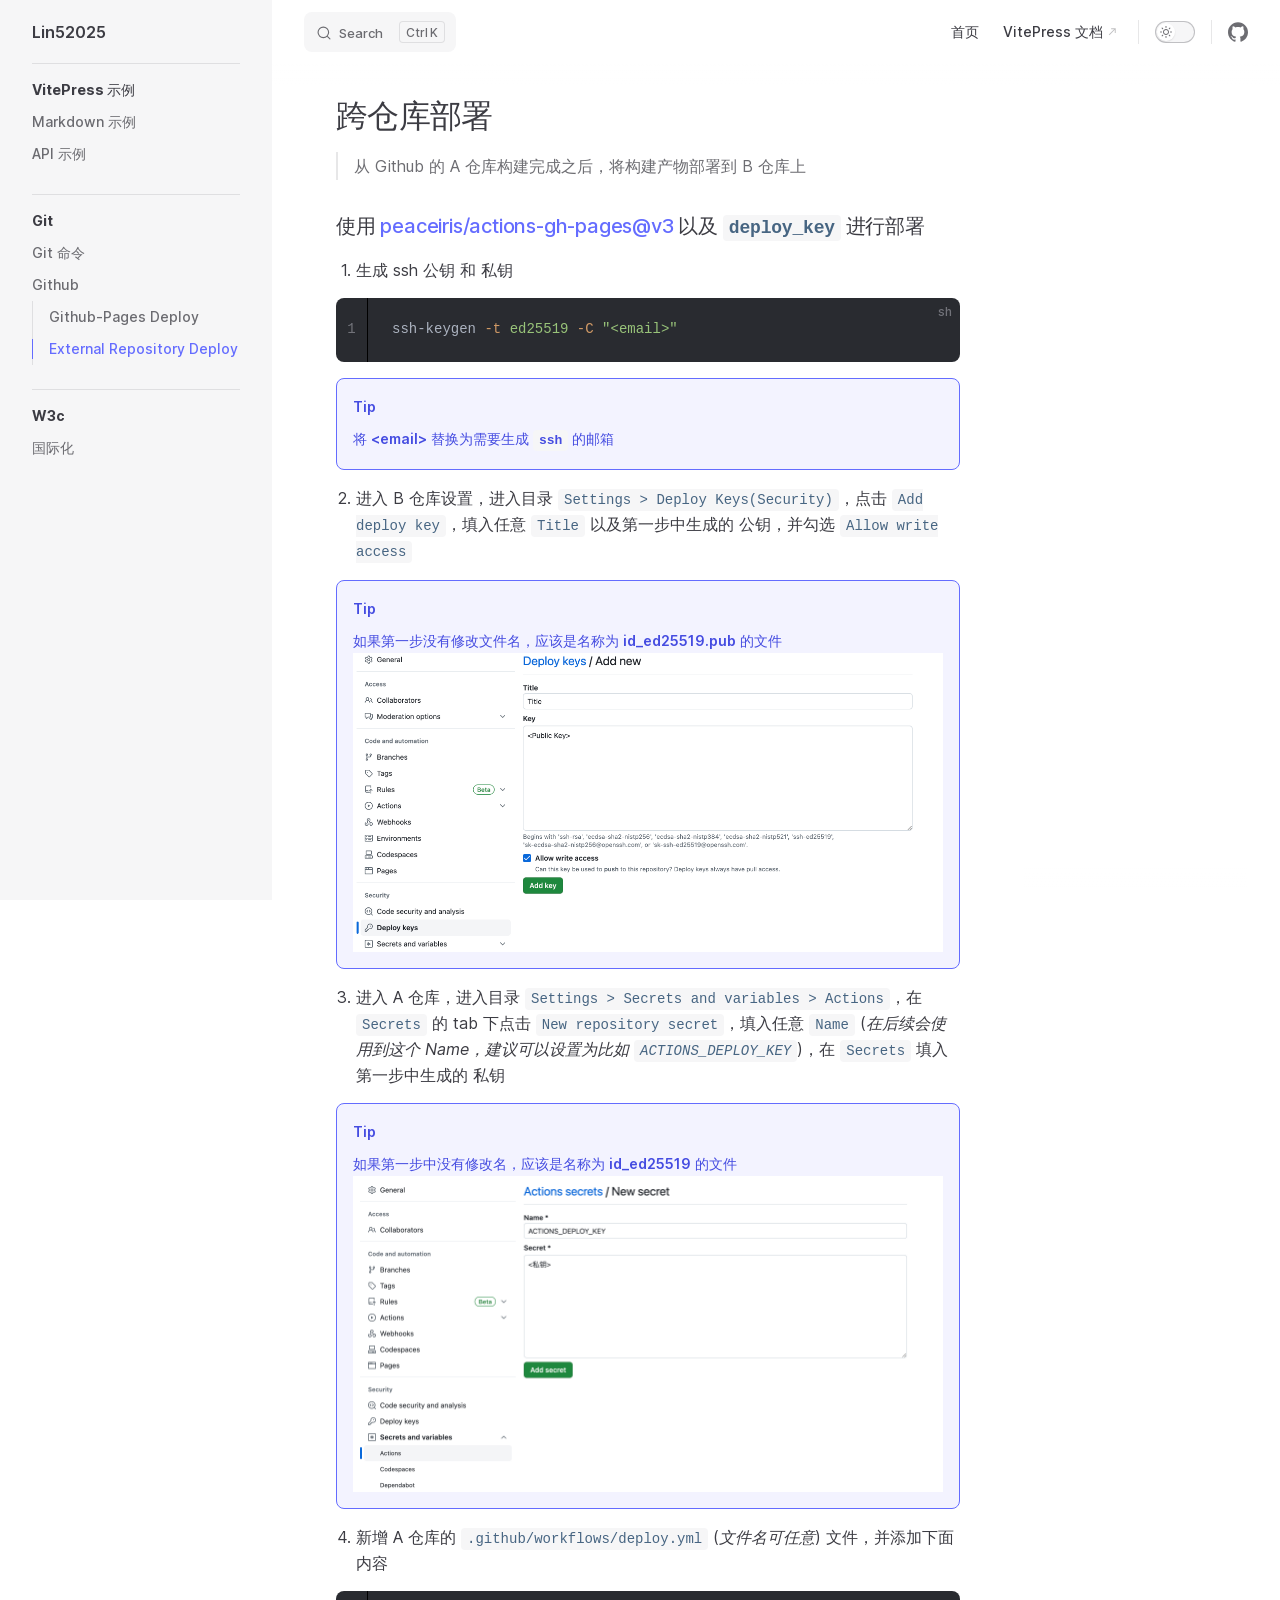
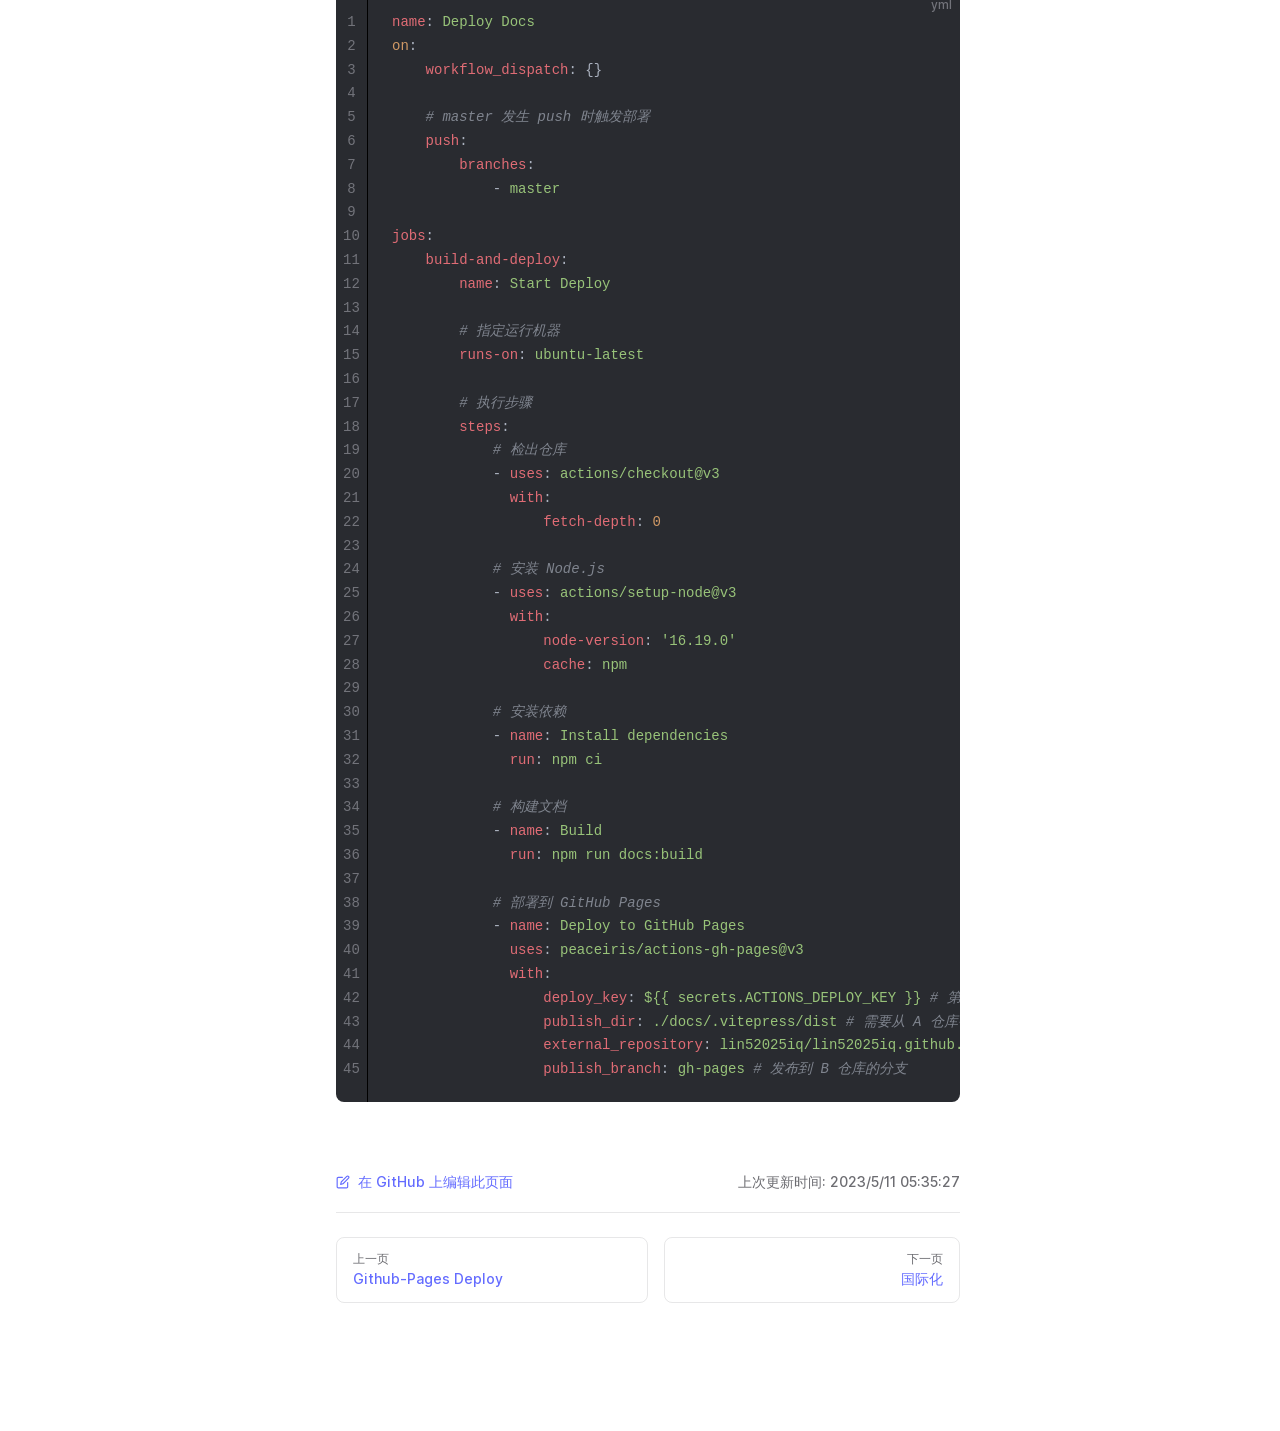
<file: vitepress/git/github/external-repository-deploy.html>
<!DOCTYPE html>
<html lang="zh-CN" dir="ltr">
  <head>
    <meta charset="utf-8">
    <meta name="viewport" content="width=device-width,initial-scale=1">
    <title>跨仓库部署 | Lin52025</title>
    <meta name="description" content="Lin52025 Blog Site!">
    <link rel="preload stylesheet" href="/vitepress/assets/style.60c40e1f.css" as="style">
    <script type="module" src="/vitepress/assets/app.8406b510.js"></script>
    <link rel="preload" href="/vitepress/assets/inter-roman-latin.2ed14f66.woff2" as="font" type="font/woff2" crossorigin="">
  <link rel="modulepreload" href="/vitepress/assets/chunks/framework.716eacd7.js">
  <link rel="modulepreload" href="/vitepress/assets/chunks/theme.85854420.js">
  <link rel="modulepreload" href="/vitepress/assets/git_github_external-repository-deploy.md.a7eaef83.lean.js">
  <script id="check-dark-light">(()=>{const e=localStorage.getItem("vitepress-theme-appearance")||"auto",a=window.matchMedia("(prefers-color-scheme: dark)").matches;(!e||e==="auto"?a:e==="dark")&&document.documentElement.classList.add("dark")})();</script>
  </head>
  <body>
    <div id="app"><div class="Layout" data-v-1d113308><!--[--><!--]--><!--[--><span tabindex="-1" data-v-b1e5adb7></span><a href="#VPContent" class="VPSkipLink visually-hidden" data-v-b1e5adb7> Skip to content </a><!--]--><!----><header class="VPNav" data-v-1d113308 data-v-7c10a9e2><div class="VPNavBar has-sidebar" data-v-7c10a9e2 data-v-d474159f><div class="container" data-v-d474159f><div class="title" data-v-d474159f><div class="VPNavBarTitle has-sidebar" data-v-d474159f data-v-4b4b99f1><a class="title" href="/vitepress/" data-v-4b4b99f1><!--[--><!--]--><!----><!--[-->Lin52025<!--]--><!--[--><!--]--></a></div></div><div class="content" data-v-d474159f><div class="curtain" data-v-d474159f></div><div class="content-body" data-v-d474159f><!--[--><!--]--><div class="VPNavBarSearch search" style="--vp-meta-key:&#39;Meta&#39;;" data-v-d474159f><!--[--><!----><div id="local-search"><button type="button" class="DocSearch DocSearch-Button" aria-label="Search"><span class="DocSearch-Button-Container"><svg class="DocSearch-Search-Icon" width="20" height="20" viewBox="0 0 20 20" aria-label="search icon"><path d="M14.386 14.386l4.0877 4.0877-4.0877-4.0877c-2.9418 2.9419-7.7115 2.9419-10.6533 0-2.9419-2.9418-2.9419-7.7115 0-10.6533 2.9418-2.9419 7.7115-2.9419 10.6533 0 2.9419 2.9418 2.9419 7.7115 0 10.6533z" stroke="currentColor" fill="none" fill-rule="evenodd" stroke-linecap="round" stroke-linejoin="round"></path></svg><span class="DocSearch-Button-Placeholder">Search</span></span><span class="DocSearch-Button-Keys"><kbd class="DocSearch-Button-Key"></kbd><kbd class="DocSearch-Button-Key">K</kbd></span></button></div><!--]--></div><nav aria-labelledby="main-nav-aria-label" class="VPNavBarMenu menu" data-v-d474159f data-v-492ea56d><span id="main-nav-aria-label" class="visually-hidden" data-v-492ea56d>Main Navigation</span><!--[--><!--[--><a class="VPLink link VPNavBarMenuLink" href="/vitepress/" tabindex="0" data-v-492ea56d data-v-42f218ec data-v-40bbea7a><!--[-->首页<!--]--><!----></a><!--]--><!--[--><a class="VPLink link VPNavBarMenuLink" href="https://vitepress.dev/" target="_blank" rel="noreferrer" tabindex="0" data-v-492ea56d data-v-42f218ec data-v-40bbea7a><!--[-->VitePress 文档<!--]--><svg xmlns="http://www.w3.org/2000/svg" aria-hidden="true" focusable="false" height="24px" viewbox="0 0 24 24" width="24px" class="icon" data-v-40bbea7a><path d="M0 0h24v24H0V0z" fill="none"></path><path d="M9 5v2h6.59L4 18.59 5.41 20 17 8.41V15h2V5H9z"></path></svg></a><!--]--><!--]--></nav><!----><div class="VPNavBarAppearance appearance" data-v-d474159f data-v-98566150><label title="toggle dark mode" data-v-98566150 data-v-12bb4a49><button class="VPSwitch VPSwitchAppearance" type="button" role="switch" aria-checked="false" data-v-12bb4a49 data-v-0832a754><span class="check" data-v-0832a754><span class="icon" data-v-0832a754><!--[--><svg xmlns="http://www.w3.org/2000/svg" aria-hidden="true" focusable="false" viewbox="0 0 24 24" class="sun" data-v-12bb4a49><path d="M12,18c-3.3,0-6-2.7-6-6s2.7-6,6-6s6,2.7,6,6S15.3,18,12,18zM12,8c-2.2,0-4,1.8-4,4c0,2.2,1.8,4,4,4c2.2,0,4-1.8,4-4C16,9.8,14.2,8,12,8z"></path><path d="M12,4c-0.6,0-1-0.4-1-1V1c0-0.6,0.4-1,1-1s1,0.4,1,1v2C13,3.6,12.6,4,12,4z"></path><path d="M12,24c-0.6,0-1-0.4-1-1v-2c0-0.6,0.4-1,1-1s1,0.4,1,1v2C13,23.6,12.6,24,12,24z"></path><path d="M5.6,6.6c-0.3,0-0.5-0.1-0.7-0.3L3.5,4.9c-0.4-0.4-0.4-1,0-1.4s1-0.4,1.4,0l1.4,1.4c0.4,0.4,0.4,1,0,1.4C6.2,6.5,5.9,6.6,5.6,6.6z"></path><path d="M19.8,20.8c-0.3,0-0.5-0.1-0.7-0.3l-1.4-1.4c-0.4-0.4-0.4-1,0-1.4s1-0.4,1.4,0l1.4,1.4c0.4,0.4,0.4,1,0,1.4C20.3,20.7,20,20.8,19.8,20.8z"></path><path d="M3,13H1c-0.6,0-1-0.4-1-1s0.4-1,1-1h2c0.6,0,1,0.4,1,1S3.6,13,3,13z"></path><path d="M23,13h-2c-0.6,0-1-0.4-1-1s0.4-1,1-1h2c0.6,0,1,0.4,1,1S23.6,13,23,13z"></path><path d="M4.2,20.8c-0.3,0-0.5-0.1-0.7-0.3c-0.4-0.4-0.4-1,0-1.4l1.4-1.4c0.4-0.4,1-0.4,1.4,0s0.4,1,0,1.4l-1.4,1.4C4.7,20.7,4.5,20.8,4.2,20.8z"></path><path d="M18.4,6.6c-0.3,0-0.5-0.1-0.7-0.3c-0.4-0.4-0.4-1,0-1.4l1.4-1.4c0.4-0.4,1-0.4,1.4,0s0.4,1,0,1.4l-1.4,1.4C18.9,6.5,18.6,6.6,18.4,6.6z"></path></svg><svg xmlns="http://www.w3.org/2000/svg" aria-hidden="true" focusable="false" viewbox="0 0 24 24" class="moon" data-v-12bb4a49><path d="M12.1,22c-0.3,0-0.6,0-0.9,0c-5.5-0.5-9.5-5.4-9-10.9c0.4-4.8,4.2-8.6,9-9c0.4,0,0.8,0.2,1,0.5c0.2,0.3,0.2,0.8-0.1,1.1c-2,2.7-1.4,6.4,1.3,8.4c2.1,1.6,5,1.6,7.1,0c0.3-0.2,0.7-0.3,1.1-0.1c0.3,0.2,0.5,0.6,0.5,1c-0.2,2.7-1.5,5.1-3.6,6.8C16.6,21.2,14.4,22,12.1,22zM9.3,4.4c-2.9,1-5,3.6-5.2,6.8c-0.4,4.4,2.8,8.3,7.2,8.7c2.1,0.2,4.2-0.4,5.8-1.8c1.1-0.9,1.9-2.1,2.4-3.4c-2.5,0.9-5.3,0.5-7.5-1.1C9.2,11.4,8.1,7.7,9.3,4.4z"></path></svg><!--]--></span></span></button></label></div><div class="VPSocialLinks VPNavBarSocialLinks social-links" data-v-d474159f data-v-164c457f data-v-5f80acc1><!--[--><a class="VPSocialLink" href="https://github.com/lin52025iq" aria-label="github" target="_blank" rel="noopener" data-v-5f80acc1 data-v-ac1ebd17><svg role="img" viewBox="0 0 24 24" xmlns="http://www.w3.org/2000/svg"><title>GitHub</title><path d="M12 .297c-6.63 0-12 5.373-12 12 0 5.303 3.438 9.8 8.205 11.385.6.113.82-.258.82-.577 0-.285-.01-1.04-.015-2.04-3.338.724-4.042-1.61-4.042-1.61C4.422 18.07 3.633 17.7 3.633 17.7c-1.087-.744.084-.729.084-.729 1.205.084 1.838 1.236 1.838 1.236 1.07 1.835 2.809 1.305 3.495.998.108-.776.417-1.305.76-1.605-2.665-.3-5.466-1.332-5.466-5.93 0-1.31.465-2.38 1.235-3.22-.135-.303-.54-1.523.105-3.176 0 0 1.005-.322 3.3 1.23.96-.267 1.98-.399 3-.405 1.02.006 2.04.138 3 .405 2.28-1.552 3.285-1.23 3.285-1.23.645 1.653.24 2.873.12 3.176.765.84 1.23 1.91 1.23 3.22 0 4.61-2.805 5.625-5.475 5.92.42.36.81 1.096.81 2.22 0 1.606-.015 2.896-.015 3.286 0 .315.21.69.825.57C20.565 22.092 24 17.592 24 12.297c0-6.627-5.373-12-12-12"/></svg></a><!--]--></div><div class="VPFlyout VPNavBarExtra extra" data-v-d474159f data-v-608cba8b data-v-e4ec5600><button type="button" class="button" aria-haspopup="true" aria-expanded="false" aria-label="extra navigation" data-v-e4ec5600><svg xmlns="http://www.w3.org/2000/svg" aria-hidden="true" focusable="false" viewbox="0 0 24 24" class="icon" data-v-e4ec5600><circle cx="12" cy="12" r="2"></circle><circle cx="19" cy="12" r="2"></circle><circle cx="5" cy="12" r="2"></circle></svg></button><div class="menu" data-v-e4ec5600><div class="VPMenu" data-v-e4ec5600 data-v-97491713><!----><!--[--><!--[--><!----><div class="group" data-v-608cba8b><div class="item appearance" data-v-608cba8b><p class="label" data-v-608cba8b>Appearance</p><div class="appearance-action" data-v-608cba8b><label title="toggle dark mode" data-v-608cba8b data-v-12bb4a49><button class="VPSwitch VPSwitchAppearance" type="button" role="switch" aria-checked="false" data-v-12bb4a49 data-v-0832a754><span class="check" data-v-0832a754><span class="icon" data-v-0832a754><!--[--><svg xmlns="http://www.w3.org/2000/svg" aria-hidden="true" focusable="false" viewbox="0 0 24 24" class="sun" data-v-12bb4a49><path d="M12,18c-3.3,0-6-2.7-6-6s2.7-6,6-6s6,2.7,6,6S15.3,18,12,18zM12,8c-2.2,0-4,1.8-4,4c0,2.2,1.8,4,4,4c2.2,0,4-1.8,4-4C16,9.8,14.2,8,12,8z"></path><path d="M12,4c-0.6,0-1-0.4-1-1V1c0-0.6,0.4-1,1-1s1,0.4,1,1v2C13,3.6,12.6,4,12,4z"></path><path d="M12,24c-0.6,0-1-0.4-1-1v-2c0-0.6,0.4-1,1-1s1,0.4,1,1v2C13,23.6,12.6,24,12,24z"></path><path d="M5.6,6.6c-0.3,0-0.5-0.1-0.7-0.3L3.5,4.9c-0.4-0.4-0.4-1,0-1.4s1-0.4,1.4,0l1.4,1.4c0.4,0.4,0.4,1,0,1.4C6.2,6.5,5.9,6.6,5.6,6.6z"></path><path d="M19.8,20.8c-0.3,0-0.5-0.1-0.7-0.3l-1.4-1.4c-0.4-0.4-0.4-1,0-1.4s1-0.4,1.4,0l1.4,1.4c0.4,0.4,0.4,1,0,1.4C20.3,20.7,20,20.8,19.8,20.8z"></path><path d="M3,13H1c-0.6,0-1-0.4-1-1s0.4-1,1-1h2c0.6,0,1,0.4,1,1S3.6,13,3,13z"></path><path d="M23,13h-2c-0.6,0-1-0.4-1-1s0.4-1,1-1h2c0.6,0,1,0.4,1,1S23.6,13,23,13z"></path><path d="M4.2,20.8c-0.3,0-0.5-0.1-0.7-0.3c-0.4-0.4-0.4-1,0-1.4l1.4-1.4c0.4-0.4,1-0.4,1.4,0s0.4,1,0,1.4l-1.4,1.4C4.7,20.7,4.5,20.8,4.2,20.8z"></path><path d="M18.4,6.6c-0.3,0-0.5-0.1-0.7-0.3c-0.4-0.4-0.4-1,0-1.4l1.4-1.4c0.4-0.4,1-0.4,1.4,0s0.4,1,0,1.4l-1.4,1.4C18.9,6.5,18.6,6.6,18.4,6.6z"></path></svg><svg xmlns="http://www.w3.org/2000/svg" aria-hidden="true" focusable="false" viewbox="0 0 24 24" class="moon" data-v-12bb4a49><path d="M12.1,22c-0.3,0-0.6,0-0.9,0c-5.5-0.5-9.5-5.4-9-10.9c0.4-4.8,4.2-8.6,9-9c0.4,0,0.8,0.2,1,0.5c0.2,0.3,0.2,0.8-0.1,1.1c-2,2.7-1.4,6.4,1.3,8.4c2.1,1.6,5,1.6,7.1,0c0.3-0.2,0.7-0.3,1.1-0.1c0.3,0.2,0.5,0.6,0.5,1c-0.2,2.7-1.5,5.1-3.6,6.8C16.6,21.2,14.4,22,12.1,22zM9.3,4.4c-2.9,1-5,3.6-5.2,6.8c-0.4,4.4,2.8,8.3,7.2,8.7c2.1,0.2,4.2-0.4,5.8-1.8c1.1-0.9,1.9-2.1,2.4-3.4c-2.5,0.9-5.3,0.5-7.5-1.1C9.2,11.4,8.1,7.7,9.3,4.4z"></path></svg><!--]--></span></span></button></label></div></div></div><div class="group" data-v-608cba8b><div class="item social-links" data-v-608cba8b><div class="VPSocialLinks social-links-list" data-v-608cba8b data-v-5f80acc1><!--[--><a class="VPSocialLink" href="https://github.com/lin52025iq" aria-label="github" target="_blank" rel="noopener" data-v-5f80acc1 data-v-ac1ebd17><svg role="img" viewBox="0 0 24 24" xmlns="http://www.w3.org/2000/svg"><title>GitHub</title><path d="M12 .297c-6.63 0-12 5.373-12 12 0 5.303 3.438 9.8 8.205 11.385.6.113.82-.258.82-.577 0-.285-.01-1.04-.015-2.04-3.338.724-4.042-1.61-4.042-1.61C4.422 18.07 3.633 17.7 3.633 17.7c-1.087-.744.084-.729.084-.729 1.205.084 1.838 1.236 1.838 1.236 1.07 1.835 2.809 1.305 3.495.998.108-.776.417-1.305.76-1.605-2.665-.3-5.466-1.332-5.466-5.93 0-1.31.465-2.38 1.235-3.22-.135-.303-.54-1.523.105-3.176 0 0 1.005-.322 3.3 1.23.96-.267 1.98-.399 3-.405 1.02.006 2.04.138 3 .405 2.28-1.552 3.285-1.23 3.285-1.23.645 1.653.24 2.873.12 3.176.765.84 1.23 1.91 1.23 3.22 0 4.61-2.805 5.625-5.475 5.92.42.36.81 1.096.81 2.22 0 1.606-.015 2.896-.015 3.286 0 .315.21.69.825.57C20.565 22.092 24 17.592 24 12.297c0-6.627-5.373-12-12-12"/></svg></a><!--]--></div></div></div><!--]--><!--]--></div></div></div><!--[--><!--]--><button type="button" class="VPNavBarHamburger hamburger" aria-label="mobile navigation" aria-expanded="false" aria-controls="VPNavScreen" data-v-d474159f data-v-5dea55bf><span class="container" data-v-5dea55bf><span class="top" data-v-5dea55bf></span><span class="middle" data-v-5dea55bf></span><span class="bottom" data-v-5dea55bf></span></span></button></div></div></div></div><!----></header><div class="VPLocalNav" data-v-1d113308 data-v-68fce447><button class="menu" aria-expanded="false" aria-controls="VPSidebarNav" data-v-68fce447><svg xmlns="http://www.w3.org/2000/svg" aria-hidden="true" focusable="false" viewbox="0 0 24 24" class="menu-icon" data-v-68fce447><path d="M17,11H3c-0.6,0-1-0.4-1-1s0.4-1,1-1h14c0.6,0,1,0.4,1,1S17.6,11,17,11z"></path><path d="M21,7H3C2.4,7,2,6.6,2,6s0.4-1,1-1h18c0.6,0,1,0.4,1,1S21.6,7,21,7z"></path><path d="M21,15H3c-0.6,0-1-0.4-1-1s0.4-1,1-1h18c0.6,0,1,0.4,1,1S21.6,15,21,15z"></path><path d="M17,19H3c-0.6,0-1-0.4-1-1s0.4-1,1-1h14c0.6,0,1,0.4,1,1S17.6,19,17,19z"></path></svg><span class="menu-text" data-v-68fce447>Menu</span></button><div class="VPLocalNavOutlineDropdown" style="--vp-vh:0px;" data-v-68fce447 data-v-7526cab1><button data-v-7526cab1>Return to top</button><!----></div></div><aside class="VPSidebar" data-v-1d113308 data-v-51eb5e05><div class="curtain" data-v-51eb5e05></div><nav class="nav" id="VPSidebarNav" aria-labelledby="sidebar-aria-label" tabindex="-1" data-v-51eb5e05><span class="visually-hidden" id="sidebar-aria-label" data-v-51eb5e05> Sidebar Navigation </span><!--[--><!--]--><!--[--><div class="group" data-v-51eb5e05><section class="VPSidebarItem level-0" data-v-51eb5e05 data-v-9a82e1d6><div class="item" role="button" tabindex="0" data-v-9a82e1d6><div class="indicator" data-v-9a82e1d6></div><h2 class="text" data-v-9a82e1d6>VitePress 示例</h2><!----></div><div class="items" data-v-9a82e1d6><!--[--><div class="VPSidebarItem level-1 is-link" data-v-9a82e1d6 data-v-9a82e1d6><div class="item" data-v-9a82e1d6><div class="indicator" data-v-9a82e1d6></div><a class="VPLink link link" href="/vitepress/example/markdown-examples" data-v-9a82e1d6 data-v-40bbea7a><!--[--><p class="text" data-v-9a82e1d6>Markdown 示例</p><!--]--><!----></a><!----></div><!----></div><div class="VPSidebarItem level-1 is-link" data-v-9a82e1d6 data-v-9a82e1d6><div class="item" data-v-9a82e1d6><div class="indicator" data-v-9a82e1d6></div><a class="VPLink link link" href="/vitepress/example/api-examples" data-v-9a82e1d6 data-v-40bbea7a><!--[--><p class="text" data-v-9a82e1d6>API 示例</p><!--]--><!----></a><!----></div><!----></div><!--]--></div></section></div><div class="group" data-v-51eb5e05><section class="VPSidebarItem level-0 has-active" data-v-51eb5e05 data-v-9a82e1d6><div class="item" role="button" tabindex="0" data-v-9a82e1d6><div class="indicator" data-v-9a82e1d6></div><h2 class="text" data-v-9a82e1d6>Git</h2><!----></div><div class="items" data-v-9a82e1d6><!--[--><div class="VPSidebarItem level-1 is-link" data-v-9a82e1d6 data-v-9a82e1d6><div class="item" data-v-9a82e1d6><div class="indicator" data-v-9a82e1d6></div><a class="VPLink link link" href="/vitepress/git/git-command" data-v-9a82e1d6 data-v-40bbea7a><!--[--><p class="text" data-v-9a82e1d6>Git 命令</p><!--]--><!----></a><!----></div><!----></div><section class="VPSidebarItem level-1 has-active" data-v-9a82e1d6 data-v-9a82e1d6><div class="item" role="button" tabindex="0" data-v-9a82e1d6><div class="indicator" data-v-9a82e1d6></div><h3 class="text" data-v-9a82e1d6>Github</h3><!----></div><div class="items" data-v-9a82e1d6><!--[--><div class="VPSidebarItem level-2 is-link" data-v-9a82e1d6 data-v-9a82e1d6><div class="item" data-v-9a82e1d6><div class="indicator" data-v-9a82e1d6></div><a class="VPLink link link" href="/vitepress/git/github/deploy" data-v-9a82e1d6 data-v-40bbea7a><!--[--><p class="text" data-v-9a82e1d6>Github-Pages Deploy</p><!--]--><!----></a><!----></div><!----></div><div class="VPSidebarItem level-2 is-link is-active has-active" data-v-9a82e1d6 data-v-9a82e1d6><div class="item" data-v-9a82e1d6><div class="indicator" data-v-9a82e1d6></div><a class="VPLink link link" href="/vitepress/git/github/external-repository-deploy" data-v-9a82e1d6 data-v-40bbea7a><!--[--><p class="text" data-v-9a82e1d6>External Repository Deploy</p><!--]--><!----></a><!----></div><!----></div><!--]--></div></section><!--]--></div></section></div><div class="group" data-v-51eb5e05><section class="VPSidebarItem level-0" data-v-51eb5e05 data-v-9a82e1d6><div class="item" role="button" tabindex="0" data-v-9a82e1d6><div class="indicator" data-v-9a82e1d6></div><h2 class="text" data-v-9a82e1d6>W3c</h2><!----></div><div class="items" data-v-9a82e1d6><!--[--><div class="VPSidebarItem level-1 is-link" data-v-9a82e1d6 data-v-9a82e1d6><div class="item" data-v-9a82e1d6><div class="indicator" data-v-9a82e1d6></div><a class="VPLink link link" href="/vitepress/w3c/language/i18n" data-v-9a82e1d6 data-v-40bbea7a><!--[--><p class="text" data-v-9a82e1d6>国际化</p><!--]--><!----></a><!----></div><!----></div><!--]--></div></section></div><!--]--><!--[--><!--]--></nav></aside><div class="VPContent has-sidebar" id="VPContent" data-v-1d113308 data-v-9d78bab4><div class="VPDoc has-sidebar has-aside" data-v-9d78bab4 data-v-39b3cdb2><!--[--><!--]--><div class="container" data-v-39b3cdb2><div class="aside" data-v-39b3cdb2><div class="aside-curtain" data-v-39b3cdb2></div><div class="aside-container" data-v-39b3cdb2><div class="aside-content" data-v-39b3cdb2><div class="VPDocAside" data-v-39b3cdb2 data-v-6d7b3c46><!--[--><!--]--><!--[--><!--]--><div class="VPDocAsideOutline" data-v-6d7b3c46 data-v-9bb6ddc9><div class="content" data-v-9bb6ddc9><div class="outline-marker" data-v-9bb6ddc9></div><div class="outline-title" data-v-9bb6ddc9>On this page</div><nav aria-labelledby="doc-outline-aria-label" data-v-9bb6ddc9><span class="visually-hidden" id="doc-outline-aria-label" data-v-9bb6ddc9> Table of Contents for current page </span><ul class="root" data-v-9bb6ddc9 data-v-c8abb991><!--[--><!--]--></ul></nav></div></div><!--[--><!--]--><div class="spacer" data-v-6d7b3c46></div><!--[--><!--]--><!----><!--[--><!--]--><!--[--><!--]--></div></div></div></div><div class="content" data-v-39b3cdb2><div class="content-container" data-v-39b3cdb2><!--[--><!--]--><!----><main class="main" data-v-39b3cdb2><div style="position:relative;" class="vp-doc _vitepress_git_github_external-repository-deploy" data-v-39b3cdb2><div><h1 id="跨仓库部署" tabindex="-1">跨仓库部署 <a class="header-anchor" href="#跨仓库部署" aria-label="Permalink to &quot;跨仓库部署&quot;">​</a></h1><blockquote><p>从 Github 的 A 仓库构建完成之后，将构建产物部署到 B 仓库上</p></blockquote><h3 id="使用-peaceiris-actions-gh-pages-v3-以及-deploy-key-进行部署" tabindex="-1">使用 <a href="https://github.com/peaceiris/actions-gh-pages#%EF%B8%8F-create-ssh-deploy-key" target="_blank" rel="noreferrer">peaceiris/actions-gh-pages@v3</a> 以及 <code>deploy_key</code> 进行部署 <a class="header-anchor" href="#使用-peaceiris-actions-gh-pages-v3-以及-deploy-key-进行部署" aria-label="Permalink to &quot;使用 [peaceiris/actions-gh-pages@v3](https://github.com/peaceiris/actions-gh-pages#%EF%B8%8F-create-ssh-deploy-key) 以及 `deploy_key` 进行部署&quot;">​</a></h3><ol><li>生成 ssh <strong>公钥</strong> 和 <strong>私钥</strong></li></ol><div class="language-sh line-numbers-mode"><button title="Copy Code" class="copy"></button><span class="lang">sh</span><pre class="shiki one-dark-pro"><code><span class="line"><span style="color:#ABB2BF;">ssh-keygen </span><span style="color:#D19A66;">-t</span><span style="color:#ABB2BF;"> </span><span style="color:#98C379;">ed25519</span><span style="color:#ABB2BF;"> </span><span style="color:#D19A66;">-C</span><span style="color:#ABB2BF;"> </span><span style="color:#98C379;">&quot;&lt;email&gt;&quot;</span></span></code></pre><div class="line-numbers-wrapper" aria-hidden="true"><span class="line-number">1</span><br></div></div><div class="tip custom-block"><p class="custom-block-title">Tip</p><p>将 <strong>&lt;email&gt;</strong> 替换为需要生成 <code>ssh</code> 的邮箱</p></div><ol start="2"><li>进入 B 仓库设置，进入目录 <code>Settings &gt; Deploy Keys(Security)</code>，点击 <code>Add deploy key</code>，填入任意 <code>Title</code> 以及第一步中生成的 <strong>公钥</strong>，并勾选 <code>Allow write access</code></li></ol><div class="tip custom-block"><p class="custom-block-title">Tip</p><p>如果第一步没有修改文件名，应该是名称为 <strong>id_ed25519.pub</strong> 的文件 <img src="/vitepress/assets/deploy-keys.08a9f6cc.png" alt="deploy-keys"></p></div><ol start="3"><li>进入 A 仓库，进入目录 <code>Settings &gt; Secrets and variables &gt; Actions</code>，在 <code>Secrets</code> 的 tab 下点击 <code>New repository secret</code>，填入任意 <code>Name</code> (<em>在后续会使用到这个 Name，建议可以设置为比如 <code>ACTIONS_DEPLOY_KEY</code></em>)，在 <code>Secrets</code> 填入第一步中生成的 <strong>私钥</strong></li></ol><div class="tip custom-block"><p class="custom-block-title">Tip</p><p>如果第一步中没有修改名，应该是名称为 <strong>id_ed25519</strong> 的文件 <img src="/vitepress/assets/secrets-actions.888a3a8d.png" alt="secrets-actions"></p></div><ol start="4"><li>新增 A 仓库的 <code>.github/workflows/deploy.yml</code> (<em>文件名可任意</em>) 文件，并添加下面内容</li></ol><div class="language-yml line-numbers-mode"><button title="Copy Code" class="copy"></button><span class="lang">yml</span><pre class="shiki one-dark-pro"><code><span class="line"><span style="color:#E06C75;">name</span><span style="color:#ABB2BF;">: </span><span style="color:#98C379;">Deploy Docs</span></span>
<span class="line"><span style="color:#D19A66;">on</span><span style="color:#ABB2BF;">:</span></span>
<span class="line"><span style="color:#ABB2BF;">    </span><span style="color:#E06C75;">workflow_dispatch</span><span style="color:#ABB2BF;">: {}</span></span>
<span class="line"></span>
<span class="line"><span style="color:#ABB2BF;">    </span><span style="color:#7F848E;font-style:italic;"># master 发生 push 时触发部署</span></span>
<span class="line"><span style="color:#ABB2BF;">    </span><span style="color:#E06C75;">push</span><span style="color:#ABB2BF;">:</span></span>
<span class="line"><span style="color:#ABB2BF;">        </span><span style="color:#E06C75;">branches</span><span style="color:#ABB2BF;">:</span></span>
<span class="line"><span style="color:#ABB2BF;">            - </span><span style="color:#98C379;">master</span></span>
<span class="line"></span>
<span class="line"><span style="color:#E06C75;">jobs</span><span style="color:#ABB2BF;">:</span></span>
<span class="line"><span style="color:#ABB2BF;">    </span><span style="color:#E06C75;">build-and-deploy</span><span style="color:#ABB2BF;">:</span></span>
<span class="line"><span style="color:#ABB2BF;">        </span><span style="color:#E06C75;">name</span><span style="color:#ABB2BF;">: </span><span style="color:#98C379;">Start Deploy</span></span>
<span class="line"></span>
<span class="line"><span style="color:#ABB2BF;">        </span><span style="color:#7F848E;font-style:italic;"># 指定运行机器</span></span>
<span class="line"><span style="color:#ABB2BF;">        </span><span style="color:#E06C75;">runs-on</span><span style="color:#ABB2BF;">: </span><span style="color:#98C379;">ubuntu-latest</span></span>
<span class="line"></span>
<span class="line"><span style="color:#ABB2BF;">        </span><span style="color:#7F848E;font-style:italic;"># 执行步骤</span></span>
<span class="line"><span style="color:#ABB2BF;">        </span><span style="color:#E06C75;">steps</span><span style="color:#ABB2BF;">:</span></span>
<span class="line"><span style="color:#ABB2BF;">            </span><span style="color:#7F848E;font-style:italic;"># 检出仓库</span></span>
<span class="line"><span style="color:#ABB2BF;">            - </span><span style="color:#E06C75;">uses</span><span style="color:#ABB2BF;">: </span><span style="color:#98C379;">actions/checkout@v3</span></span>
<span class="line"><span style="color:#ABB2BF;">              </span><span style="color:#E06C75;">with</span><span style="color:#ABB2BF;">:</span></span>
<span class="line"><span style="color:#ABB2BF;">                  </span><span style="color:#E06C75;">fetch-depth</span><span style="color:#ABB2BF;">: </span><span style="color:#D19A66;">0</span></span>
<span class="line"></span>
<span class="line"><span style="color:#ABB2BF;">            </span><span style="color:#7F848E;font-style:italic;"># 安装 Node.js</span></span>
<span class="line"><span style="color:#ABB2BF;">            - </span><span style="color:#E06C75;">uses</span><span style="color:#ABB2BF;">: </span><span style="color:#98C379;">actions/setup-node@v3</span></span>
<span class="line"><span style="color:#ABB2BF;">              </span><span style="color:#E06C75;">with</span><span style="color:#ABB2BF;">:</span></span>
<span class="line"><span style="color:#ABB2BF;">                  </span><span style="color:#E06C75;">node-version</span><span style="color:#ABB2BF;">: </span><span style="color:#98C379;">&#39;16.19.0&#39;</span></span>
<span class="line"><span style="color:#ABB2BF;">                  </span><span style="color:#E06C75;">cache</span><span style="color:#ABB2BF;">: </span><span style="color:#98C379;">npm</span></span>
<span class="line"></span>
<span class="line"><span style="color:#ABB2BF;">            </span><span style="color:#7F848E;font-style:italic;"># 安装依赖</span></span>
<span class="line"><span style="color:#ABB2BF;">            - </span><span style="color:#E06C75;">name</span><span style="color:#ABB2BF;">: </span><span style="color:#98C379;">Install dependencies</span></span>
<span class="line"><span style="color:#ABB2BF;">              </span><span style="color:#E06C75;">run</span><span style="color:#ABB2BF;">: </span><span style="color:#98C379;">npm ci</span></span>
<span class="line"></span>
<span class="line"><span style="color:#ABB2BF;">            </span><span style="color:#7F848E;font-style:italic;"># 构建文档</span></span>
<span class="line"><span style="color:#ABB2BF;">            - </span><span style="color:#E06C75;">name</span><span style="color:#ABB2BF;">: </span><span style="color:#98C379;">Build</span></span>
<span class="line"><span style="color:#ABB2BF;">              </span><span style="color:#E06C75;">run</span><span style="color:#ABB2BF;">: </span><span style="color:#98C379;">npm run docs:build</span></span>
<span class="line"></span>
<span class="line"><span style="color:#ABB2BF;">            </span><span style="color:#7F848E;font-style:italic;"># 部署到 GitHub Pages</span></span>
<span class="line"><span style="color:#ABB2BF;">            - </span><span style="color:#E06C75;">name</span><span style="color:#ABB2BF;">: </span><span style="color:#98C379;">Deploy to GitHub Pages</span></span>
<span class="line"><span style="color:#ABB2BF;">              </span><span style="color:#E06C75;">uses</span><span style="color:#ABB2BF;">: </span><span style="color:#98C379;">peaceiris/actions-gh-pages@v3</span></span>
<span class="line"><span style="color:#ABB2BF;">              </span><span style="color:#E06C75;">with</span><span style="color:#ABB2BF;">:</span></span>
<span class="line"><span style="color:#ABB2BF;">                  </span><span style="color:#E06C75;">deploy_key</span><span style="color:#ABB2BF;">: </span><span style="color:#98C379;">${{ secrets.ACTIONS_DEPLOY_KEY }}</span><span style="color:#ABB2BF;"> </span><span style="color:#7F848E;font-style:italic;"># 第 3 步中填写的 Name</span></span>
<span class="line"><span style="color:#ABB2BF;">                  </span><span style="color:#E06C75;">publish_dir</span><span style="color:#ABB2BF;">: </span><span style="color:#98C379;">./docs/.vitepress/dist</span><span style="color:#ABB2BF;"> </span><span style="color:#7F848E;font-style:italic;"># 需要从 A 仓库中发布到 B 仓库的打包产物</span></span>
<span class="line"><span style="color:#ABB2BF;">                  </span><span style="color:#E06C75;">external_repository</span><span style="color:#ABB2BF;">: </span><span style="color:#98C379;">lin52025iq/lin52025iq.github.io</span><span style="color:#ABB2BF;"> </span><span style="color:#7F848E;font-style:italic;"># B 仓库的地址</span></span>
<span class="line"><span style="color:#ABB2BF;">                  </span><span style="color:#E06C75;">publish_branch</span><span style="color:#ABB2BF;">: </span><span style="color:#98C379;">gh-pages</span><span style="color:#ABB2BF;"> </span><span style="color:#7F848E;font-style:italic;"># 发布到 B 仓库的分支</span></span></code></pre><div class="line-numbers-wrapper" aria-hidden="true"><span class="line-number">1</span><br><span class="line-number">2</span><br><span class="line-number">3</span><br><span class="line-number">4</span><br><span class="line-number">5</span><br><span class="line-number">6</span><br><span class="line-number">7</span><br><span class="line-number">8</span><br><span class="line-number">9</span><br><span class="line-number">10</span><br><span class="line-number">11</span><br><span class="line-number">12</span><br><span class="line-number">13</span><br><span class="line-number">14</span><br><span class="line-number">15</span><br><span class="line-number">16</span><br><span class="line-number">17</span><br><span class="line-number">18</span><br><span class="line-number">19</span><br><span class="line-number">20</span><br><span class="line-number">21</span><br><span class="line-number">22</span><br><span class="line-number">23</span><br><span class="line-number">24</span><br><span class="line-number">25</span><br><span class="line-number">26</span><br><span class="line-number">27</span><br><span class="line-number">28</span><br><span class="line-number">29</span><br><span class="line-number">30</span><br><span class="line-number">31</span><br><span class="line-number">32</span><br><span class="line-number">33</span><br><span class="line-number">34</span><br><span class="line-number">35</span><br><span class="line-number">36</span><br><span class="line-number">37</span><br><span class="line-number">38</span><br><span class="line-number">39</span><br><span class="line-number">40</span><br><span class="line-number">41</span><br><span class="line-number">42</span><br><span class="line-number">43</span><br><span class="line-number">44</span><br><span class="line-number">45</span><br></div></div></div></div></main><footer class="VPDocFooter" data-v-39b3cdb2 data-v-10d8714f><!--[--><!--]--><div class="edit-info" data-v-10d8714f><div class="edit-link" data-v-10d8714f><a class="VPLink link edit-link-button" href="https://github.com/lin52025i/lin52025-vitepress/tree/master/docs/src/git/github/external-repository-deploy.md" target="_blank" rel="noreferrer" data-v-10d8714f data-v-40bbea7a><!--[--><svg xmlns="http://www.w3.org/2000/svg" viewbox="0 0 24 24" class="edit-link-icon" aria-label="edit icon" data-v-10d8714f><path d="M18,23H4c-1.7,0-3-1.3-3-3V6c0-1.7,1.3-3,3-3h7c0.6,0,1,0.4,1,1s-0.4,1-1,1H4C3.4,5,3,5.4,3,6v14c0,0.6,0.4,1,1,1h14c0.6,0,1-0.4,1-1v-7c0-0.6,0.4-1,1-1s1,0.4,1,1v7C21,21.7,19.7,23,18,23z"></path><path d="M8,17c-0.3,0-0.5-0.1-0.7-0.3C7,16.5,6.9,16.1,7,15.8l1-4c0-0.2,0.1-0.3,0.3-0.5l9.5-9.5c1.2-1.2,3.2-1.2,4.4,0c1.2,1.2,1.2,3.2,0,4.4l-9.5,9.5c-0.1,0.1-0.3,0.2-0.5,0.3l-4,1C8.2,17,8.1,17,8,17zM9.9,12.5l-0.5,2.1l2.1-0.5l9.3-9.3c0.4-0.4,0.4-1.1,0-1.6c-0.4-0.4-1.2-0.4-1.6,0l0,0L9.9,12.5z M18.5,2.5L18.5,2.5L18.5,2.5z"></path></svg> 在 GitHub 上编辑此页面<!--]--><!----></a></div><div class="last-updated" data-v-10d8714f><p class="VPLastUpdated" data-v-10d8714f data-v-f84fa165>上次更新时间: <time datetime="2023-05-11T05:35:27.000Z" data-v-f84fa165></time></p></div></div><div class="prev-next" data-v-10d8714f><div class="pager" data-v-10d8714f><a class="pager-link prev" href="/vitepress/git/github/deploy" data-v-10d8714f><span class="desc" data-v-10d8714f>上一页</span><span class="title" data-v-10d8714f>Github-Pages Deploy</span></a></div><div class="has-prev pager" data-v-10d8714f><a class="pager-link next" href="/vitepress/w3c/language/i18n" data-v-10d8714f><span class="desc" data-v-10d8714f>下一页</span><span class="title" data-v-10d8714f>国际化</span></a></div></div></footer><!--[--><!--]--></div></div></div><!--[--><!--]--></div></div><footer class="VPFooter has-sidebar" data-v-1d113308 data-v-c7eeb802><div class="container" data-v-c7eeb802><p class="message" data-v-c7eeb802>Released under the MIT License.</p><p class="copyright" data-v-c7eeb802>Copyright © 2023-present Lin52025</p></div></footer><!--[--><!--]--></div></div>
    <script>__VP_HASH_MAP__ = JSON.parse("{\"example_api-examples.md\":\"3dab5ca7\",\"front_notes.md\":\"3304ba35\",\"git_github_deploy.md\":\"db1b79ad\",\"git_github_external-repository-deploy.md\":\"a7eaef83\",\"index.md\":\"6f04a946\",\"notes_notes.md\":\"ecb5f337\",\"git_ssh_ssh-config.md\":\"9d3b9fa7\",\"python_conda.md\":\"7510d99c\",\"w3c_language_i18n.md\":\"caef4ea9\",\"example_markdown-examples.md\":\"0696618f\",\"rust_rust.md\":\"29d9d939\",\"example_component-demo.md\":\"98131380\",\"git_git-command.md\":\"4fe7bb0e\"}")
__VP_SITE_DATA__ = JSON.parse("{\"lang\":\"zh-CN\",\"dir\":\"ltr\",\"title\":\"Lin52025\",\"description\":\"Lin52025 Blog Site!\",\"base\":\"/vitepress/\",\"head\":[],\"appearance\":true,\"themeConfig\":{\"nav\":[{\"text\":\"首页\",\"link\":\"/\"},{\"text\":\"VitePress 文档\",\"link\":\"https://vitepress.dev/\"}],\"sidebar\":[{\"text\":\"VitePress 示例\",\"items\":[{\"text\":\"Markdown 示例\",\"link\":\"/example/markdown-examples\"},{\"text\":\"API 示例\",\"link\":\"/example/api-examples\"}]},{\"text\":\"Git\",\"items\":[{\"text\":\"Git 命令\",\"link\":\"/git/git-command\"},{\"text\":\"Github\",\"items\":[{\"text\":\"Github-Pages Deploy\",\"link\":\"/git/github/deploy\"},{\"text\":\"External Repository Deploy\",\"link\":\"/git/github/external-repository-deploy\"}]}]},{\"text\":\"W3c\",\"items\":[{\"text\":\"国际化\",\"link\":\"/w3c/language/i18n\"}]}],\"search\":{\"provider\":\"local\",\"options\":{\"locales\":{\"zh\":{\"translations\":{\"button\":{\"buttonText\":\"搜索文档\",\"buttonAriaLabel\":\"搜索文档\"},\"modal\":{\"noResultsText\":\"无法找到相关结果\",\"resetButtonTitle\":\"清除查询条件\",\"footer\":{\"selectText\":\"选择\",\"navigateText\":\"切换\"}}}}}}},\"editLink\":{\"pattern\":\"https://github.com/lin52025i/lin52025-vitepress/tree/master/docs/src/:path\",\"text\":\"在 GitHub 上编辑此页面\"},\"socialLinks\":[{\"icon\":\"github\",\"link\":\"https://github.com/lin52025iq\"}],\"footer\":{\"message\":\"Released under the MIT License.\",\"copyright\":\"Copyright © 2023-present Lin52025\"},\"docFooter\":{\"prev\":\"上一页\",\"next\":\"下一页\"},\"lastUpdatedText\":\"上次更新时间\"},\"locales\":{},\"scrollOffset\":90,\"cleanUrls\":true}")</script>
    
  </body>
</html>
</file>
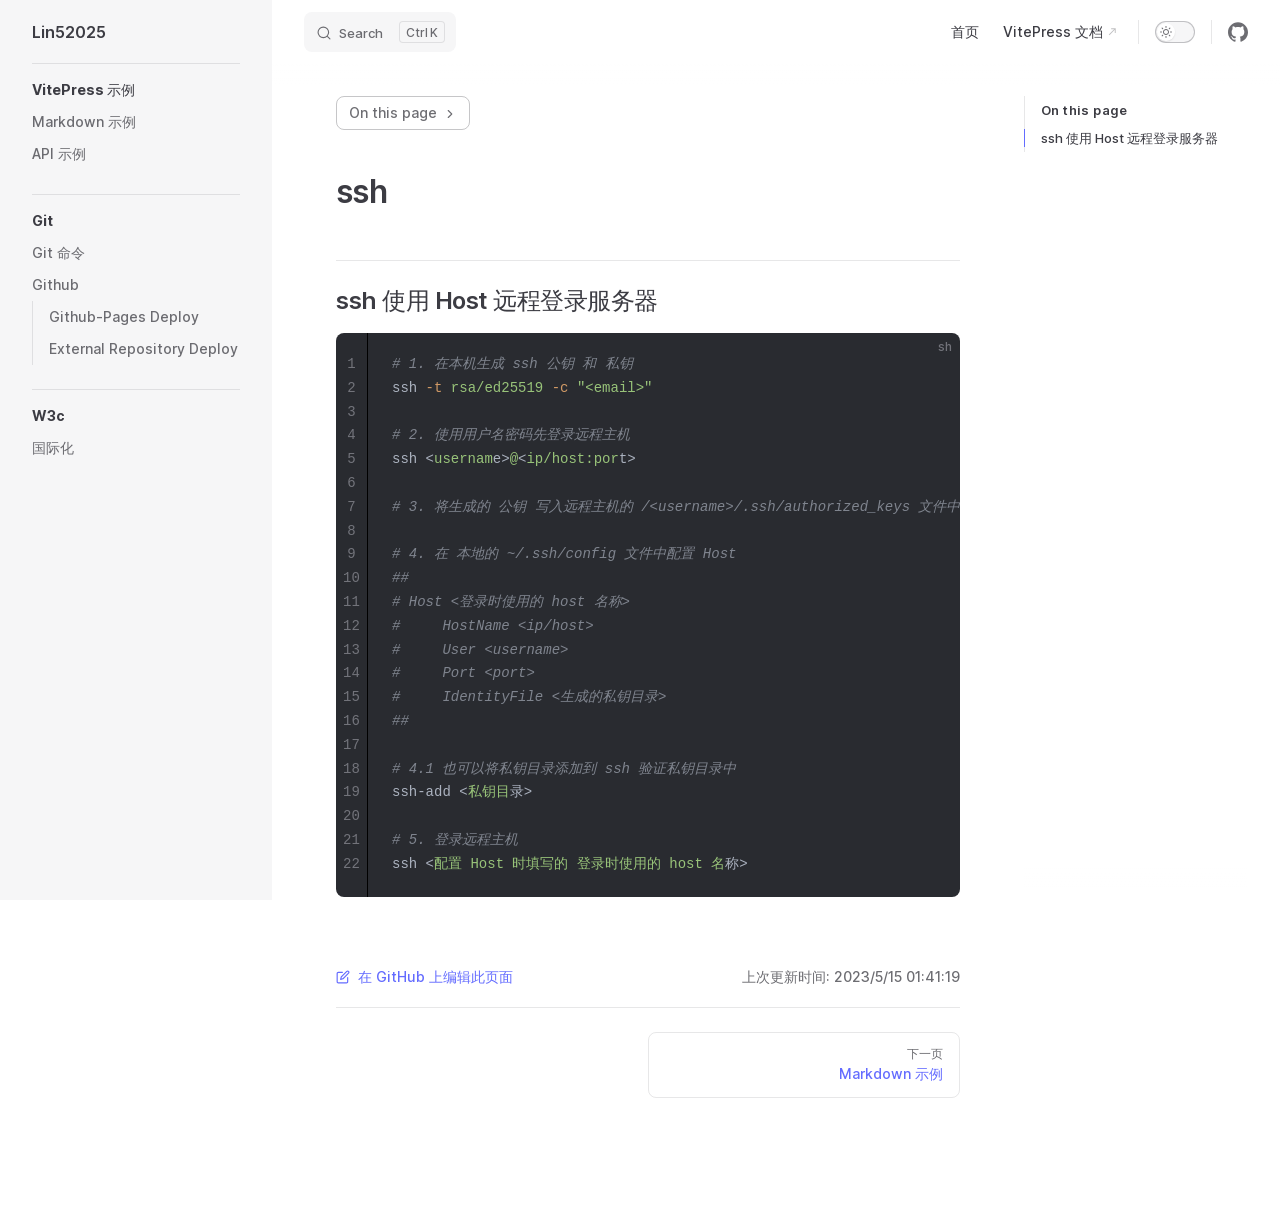
<file: vitepress/git/ssh/ssh-config.html>
<!DOCTYPE html>
<html lang="zh-CN" dir="ltr">
  <head>
    <meta charset="utf-8">
    <meta name="viewport" content="width=device-width,initial-scale=1">
    <title>ssh | Lin52025</title>
    <meta name="description" content="Lin52025 Blog Site!">
    <link rel="preload stylesheet" href="/vitepress/assets/style.60c40e1f.css" as="style">
    <script type="module" src="/vitepress/assets/app.8406b510.js"></script>
    <link rel="preload" href="/vitepress/assets/inter-roman-latin.2ed14f66.woff2" as="font" type="font/woff2" crossorigin="">
  <link rel="modulepreload" href="/vitepress/assets/chunks/framework.716eacd7.js">
  <link rel="modulepreload" href="/vitepress/assets/chunks/theme.85854420.js">
  <link rel="modulepreload" href="/vitepress/assets/git_ssh_ssh-config.md.9d3b9fa7.lean.js">
  <script id="check-dark-light">(()=>{const e=localStorage.getItem("vitepress-theme-appearance")||"auto",a=window.matchMedia("(prefers-color-scheme: dark)").matches;(!e||e==="auto"?a:e==="dark")&&document.documentElement.classList.add("dark")})();</script>
  </head>
  <body>
    <div id="app"><div class="Layout" data-v-1d113308><!--[--><!--]--><!--[--><span tabindex="-1" data-v-b1e5adb7></span><a href="#VPContent" class="VPSkipLink visually-hidden" data-v-b1e5adb7> Skip to content </a><!--]--><!----><header class="VPNav" data-v-1d113308 data-v-7c10a9e2><div class="VPNavBar has-sidebar" data-v-7c10a9e2 data-v-d474159f><div class="container" data-v-d474159f><div class="title" data-v-d474159f><div class="VPNavBarTitle has-sidebar" data-v-d474159f data-v-4b4b99f1><a class="title" href="/vitepress/" data-v-4b4b99f1><!--[--><!--]--><!----><!--[-->Lin52025<!--]--><!--[--><!--]--></a></div></div><div class="content" data-v-d474159f><div class="curtain" data-v-d474159f></div><div class="content-body" data-v-d474159f><!--[--><!--]--><div class="VPNavBarSearch search" style="--vp-meta-key:&#39;Meta&#39;;" data-v-d474159f><!--[--><!----><div id="local-search"><button type="button" class="DocSearch DocSearch-Button" aria-label="Search"><span class="DocSearch-Button-Container"><svg class="DocSearch-Search-Icon" width="20" height="20" viewBox="0 0 20 20" aria-label="search icon"><path d="M14.386 14.386l4.0877 4.0877-4.0877-4.0877c-2.9418 2.9419-7.7115 2.9419-10.6533 0-2.9419-2.9418-2.9419-7.7115 0-10.6533 2.9418-2.9419 7.7115-2.9419 10.6533 0 2.9419 2.9418 2.9419 7.7115 0 10.6533z" stroke="currentColor" fill="none" fill-rule="evenodd" stroke-linecap="round" stroke-linejoin="round"></path></svg><span class="DocSearch-Button-Placeholder">Search</span></span><span class="DocSearch-Button-Keys"><kbd class="DocSearch-Button-Key"></kbd><kbd class="DocSearch-Button-Key">K</kbd></span></button></div><!--]--></div><nav aria-labelledby="main-nav-aria-label" class="VPNavBarMenu menu" data-v-d474159f data-v-492ea56d><span id="main-nav-aria-label" class="visually-hidden" data-v-492ea56d>Main Navigation</span><!--[--><!--[--><a class="VPLink link VPNavBarMenuLink" href="/vitepress/" tabindex="0" data-v-492ea56d data-v-42f218ec data-v-40bbea7a><!--[-->首页<!--]--><!----></a><!--]--><!--[--><a class="VPLink link VPNavBarMenuLink" href="https://vitepress.dev/" target="_blank" rel="noreferrer" tabindex="0" data-v-492ea56d data-v-42f218ec data-v-40bbea7a><!--[-->VitePress 文档<!--]--><svg xmlns="http://www.w3.org/2000/svg" aria-hidden="true" focusable="false" height="24px" viewbox="0 0 24 24" width="24px" class="icon" data-v-40bbea7a><path d="M0 0h24v24H0V0z" fill="none"></path><path d="M9 5v2h6.59L4 18.59 5.41 20 17 8.41V15h2V5H9z"></path></svg></a><!--]--><!--]--></nav><!----><div class="VPNavBarAppearance appearance" data-v-d474159f data-v-98566150><label title="toggle dark mode" data-v-98566150 data-v-12bb4a49><button class="VPSwitch VPSwitchAppearance" type="button" role="switch" aria-checked="false" data-v-12bb4a49 data-v-0832a754><span class="check" data-v-0832a754><span class="icon" data-v-0832a754><!--[--><svg xmlns="http://www.w3.org/2000/svg" aria-hidden="true" focusable="false" viewbox="0 0 24 24" class="sun" data-v-12bb4a49><path d="M12,18c-3.3,0-6-2.7-6-6s2.7-6,6-6s6,2.7,6,6S15.3,18,12,18zM12,8c-2.2,0-4,1.8-4,4c0,2.2,1.8,4,4,4c2.2,0,4-1.8,4-4C16,9.8,14.2,8,12,8z"></path><path d="M12,4c-0.6,0-1-0.4-1-1V1c0-0.6,0.4-1,1-1s1,0.4,1,1v2C13,3.6,12.6,4,12,4z"></path><path d="M12,24c-0.6,0-1-0.4-1-1v-2c0-0.6,0.4-1,1-1s1,0.4,1,1v2C13,23.6,12.6,24,12,24z"></path><path d="M5.6,6.6c-0.3,0-0.5-0.1-0.7-0.3L3.5,4.9c-0.4-0.4-0.4-1,0-1.4s1-0.4,1.4,0l1.4,1.4c0.4,0.4,0.4,1,0,1.4C6.2,6.5,5.9,6.6,5.6,6.6z"></path><path d="M19.8,20.8c-0.3,0-0.5-0.1-0.7-0.3l-1.4-1.4c-0.4-0.4-0.4-1,0-1.4s1-0.4,1.4,0l1.4,1.4c0.4,0.4,0.4,1,0,1.4C20.3,20.7,20,20.8,19.8,20.8z"></path><path d="M3,13H1c-0.6,0-1-0.4-1-1s0.4-1,1-1h2c0.6,0,1,0.4,1,1S3.6,13,3,13z"></path><path d="M23,13h-2c-0.6,0-1-0.4-1-1s0.4-1,1-1h2c0.6,0,1,0.4,1,1S23.6,13,23,13z"></path><path d="M4.2,20.8c-0.3,0-0.5-0.1-0.7-0.3c-0.4-0.4-0.4-1,0-1.4l1.4-1.4c0.4-0.4,1-0.4,1.4,0s0.4,1,0,1.4l-1.4,1.4C4.7,20.7,4.5,20.8,4.2,20.8z"></path><path d="M18.4,6.6c-0.3,0-0.5-0.1-0.7-0.3c-0.4-0.4-0.4-1,0-1.4l1.4-1.4c0.4-0.4,1-0.4,1.4,0s0.4,1,0,1.4l-1.4,1.4C18.9,6.5,18.6,6.6,18.4,6.6z"></path></svg><svg xmlns="http://www.w3.org/2000/svg" aria-hidden="true" focusable="false" viewbox="0 0 24 24" class="moon" data-v-12bb4a49><path d="M12.1,22c-0.3,0-0.6,0-0.9,0c-5.5-0.5-9.5-5.4-9-10.9c0.4-4.8,4.2-8.6,9-9c0.4,0,0.8,0.2,1,0.5c0.2,0.3,0.2,0.8-0.1,1.1c-2,2.7-1.4,6.4,1.3,8.4c2.1,1.6,5,1.6,7.1,0c0.3-0.2,0.7-0.3,1.1-0.1c0.3,0.2,0.5,0.6,0.5,1c-0.2,2.7-1.5,5.1-3.6,6.8C16.6,21.2,14.4,22,12.1,22zM9.3,4.4c-2.9,1-5,3.6-5.2,6.8c-0.4,4.4,2.8,8.3,7.2,8.7c2.1,0.2,4.2-0.4,5.8-1.8c1.1-0.9,1.9-2.1,2.4-3.4c-2.5,0.9-5.3,0.5-7.5-1.1C9.2,11.4,8.1,7.7,9.3,4.4z"></path></svg><!--]--></span></span></button></label></div><div class="VPSocialLinks VPNavBarSocialLinks social-links" data-v-d474159f data-v-164c457f data-v-5f80acc1><!--[--><a class="VPSocialLink" href="https://github.com/lin52025iq" aria-label="github" target="_blank" rel="noopener" data-v-5f80acc1 data-v-ac1ebd17><svg role="img" viewBox="0 0 24 24" xmlns="http://www.w3.org/2000/svg"><title>GitHub</title><path d="M12 .297c-6.63 0-12 5.373-12 12 0 5.303 3.438 9.8 8.205 11.385.6.113.82-.258.82-.577 0-.285-.01-1.04-.015-2.04-3.338.724-4.042-1.61-4.042-1.61C4.422 18.07 3.633 17.7 3.633 17.7c-1.087-.744.084-.729.084-.729 1.205.084 1.838 1.236 1.838 1.236 1.07 1.835 2.809 1.305 3.495.998.108-.776.417-1.305.76-1.605-2.665-.3-5.466-1.332-5.466-5.93 0-1.31.465-2.38 1.235-3.22-.135-.303-.54-1.523.105-3.176 0 0 1.005-.322 3.3 1.23.96-.267 1.98-.399 3-.405 1.02.006 2.04.138 3 .405 2.28-1.552 3.285-1.23 3.285-1.23.645 1.653.24 2.873.12 3.176.765.84 1.23 1.91 1.23 3.22 0 4.61-2.805 5.625-5.475 5.92.42.36.81 1.096.81 2.22 0 1.606-.015 2.896-.015 3.286 0 .315.21.69.825.57C20.565 22.092 24 17.592 24 12.297c0-6.627-5.373-12-12-12"/></svg></a><!--]--></div><div class="VPFlyout VPNavBarExtra extra" data-v-d474159f data-v-608cba8b data-v-e4ec5600><button type="button" class="button" aria-haspopup="true" aria-expanded="false" aria-label="extra navigation" data-v-e4ec5600><svg xmlns="http://www.w3.org/2000/svg" aria-hidden="true" focusable="false" viewbox="0 0 24 24" class="icon" data-v-e4ec5600><circle cx="12" cy="12" r="2"></circle><circle cx="19" cy="12" r="2"></circle><circle cx="5" cy="12" r="2"></circle></svg></button><div class="menu" data-v-e4ec5600><div class="VPMenu" data-v-e4ec5600 data-v-97491713><!----><!--[--><!--[--><!----><div class="group" data-v-608cba8b><div class="item appearance" data-v-608cba8b><p class="label" data-v-608cba8b>Appearance</p><div class="appearance-action" data-v-608cba8b><label title="toggle dark mode" data-v-608cba8b data-v-12bb4a49><button class="VPSwitch VPSwitchAppearance" type="button" role="switch" aria-checked="false" data-v-12bb4a49 data-v-0832a754><span class="check" data-v-0832a754><span class="icon" data-v-0832a754><!--[--><svg xmlns="http://www.w3.org/2000/svg" aria-hidden="true" focusable="false" viewbox="0 0 24 24" class="sun" data-v-12bb4a49><path d="M12,18c-3.3,0-6-2.7-6-6s2.7-6,6-6s6,2.7,6,6S15.3,18,12,18zM12,8c-2.2,0-4,1.8-4,4c0,2.2,1.8,4,4,4c2.2,0,4-1.8,4-4C16,9.8,14.2,8,12,8z"></path><path d="M12,4c-0.6,0-1-0.4-1-1V1c0-0.6,0.4-1,1-1s1,0.4,1,1v2C13,3.6,12.6,4,12,4z"></path><path d="M12,24c-0.6,0-1-0.4-1-1v-2c0-0.6,0.4-1,1-1s1,0.4,1,1v2C13,23.6,12.6,24,12,24z"></path><path d="M5.6,6.6c-0.3,0-0.5-0.1-0.7-0.3L3.5,4.9c-0.4-0.4-0.4-1,0-1.4s1-0.4,1.4,0l1.4,1.4c0.4,0.4,0.4,1,0,1.4C6.2,6.5,5.9,6.6,5.6,6.6z"></path><path d="M19.8,20.8c-0.3,0-0.5-0.1-0.7-0.3l-1.4-1.4c-0.4-0.4-0.4-1,0-1.4s1-0.4,1.4,0l1.4,1.4c0.4,0.4,0.4,1,0,1.4C20.3,20.7,20,20.8,19.8,20.8z"></path><path d="M3,13H1c-0.6,0-1-0.4-1-1s0.4-1,1-1h2c0.6,0,1,0.4,1,1S3.6,13,3,13z"></path><path d="M23,13h-2c-0.6,0-1-0.4-1-1s0.4-1,1-1h2c0.6,0,1,0.4,1,1S23.6,13,23,13z"></path><path d="M4.2,20.8c-0.3,0-0.5-0.1-0.7-0.3c-0.4-0.4-0.4-1,0-1.4l1.4-1.4c0.4-0.4,1-0.4,1.4,0s0.4,1,0,1.4l-1.4,1.4C4.7,20.7,4.5,20.8,4.2,20.8z"></path><path d="M18.4,6.6c-0.3,0-0.5-0.1-0.7-0.3c-0.4-0.4-0.4-1,0-1.4l1.4-1.4c0.4-0.4,1-0.4,1.4,0s0.4,1,0,1.4l-1.4,1.4C18.9,6.5,18.6,6.6,18.4,6.6z"></path></svg><svg xmlns="http://www.w3.org/2000/svg" aria-hidden="true" focusable="false" viewbox="0 0 24 24" class="moon" data-v-12bb4a49><path d="M12.1,22c-0.3,0-0.6,0-0.9,0c-5.5-0.5-9.5-5.4-9-10.9c0.4-4.8,4.2-8.6,9-9c0.4,0,0.8,0.2,1,0.5c0.2,0.3,0.2,0.8-0.1,1.1c-2,2.7-1.4,6.4,1.3,8.4c2.1,1.6,5,1.6,7.1,0c0.3-0.2,0.7-0.3,1.1-0.1c0.3,0.2,0.5,0.6,0.5,1c-0.2,2.7-1.5,5.1-3.6,6.8C16.6,21.2,14.4,22,12.1,22zM9.3,4.4c-2.9,1-5,3.6-5.2,6.8c-0.4,4.4,2.8,8.3,7.2,8.7c2.1,0.2,4.2-0.4,5.8-1.8c1.1-0.9,1.9-2.1,2.4-3.4c-2.5,0.9-5.3,0.5-7.5-1.1C9.2,11.4,8.1,7.7,9.3,4.4z"></path></svg><!--]--></span></span></button></label></div></div></div><div class="group" data-v-608cba8b><div class="item social-links" data-v-608cba8b><div class="VPSocialLinks social-links-list" data-v-608cba8b data-v-5f80acc1><!--[--><a class="VPSocialLink" href="https://github.com/lin52025iq" aria-label="github" target="_blank" rel="noopener" data-v-5f80acc1 data-v-ac1ebd17><svg role="img" viewBox="0 0 24 24" xmlns="http://www.w3.org/2000/svg"><title>GitHub</title><path d="M12 .297c-6.63 0-12 5.373-12 12 0 5.303 3.438 9.8 8.205 11.385.6.113.82-.258.82-.577 0-.285-.01-1.04-.015-2.04-3.338.724-4.042-1.61-4.042-1.61C4.422 18.07 3.633 17.7 3.633 17.7c-1.087-.744.084-.729.084-.729 1.205.084 1.838 1.236 1.838 1.236 1.07 1.835 2.809 1.305 3.495.998.108-.776.417-1.305.76-1.605-2.665-.3-5.466-1.332-5.466-5.93 0-1.31.465-2.38 1.235-3.22-.135-.303-.54-1.523.105-3.176 0 0 1.005-.322 3.3 1.23.96-.267 1.98-.399 3-.405 1.02.006 2.04.138 3 .405 2.28-1.552 3.285-1.23 3.285-1.23.645 1.653.24 2.873.12 3.176.765.84 1.23 1.91 1.23 3.22 0 4.61-2.805 5.625-5.475 5.92.42.36.81 1.096.81 2.22 0 1.606-.015 2.896-.015 3.286 0 .315.21.69.825.57C20.565 22.092 24 17.592 24 12.297c0-6.627-5.373-12-12-12"/></svg></a><!--]--></div></div></div><!--]--><!--]--></div></div></div><!--[--><!--]--><button type="button" class="VPNavBarHamburger hamburger" aria-label="mobile navigation" aria-expanded="false" aria-controls="VPNavScreen" data-v-d474159f data-v-5dea55bf><span class="container" data-v-5dea55bf><span class="top" data-v-5dea55bf></span><span class="middle" data-v-5dea55bf></span><span class="bottom" data-v-5dea55bf></span></span></button></div></div></div></div><!----></header><div class="VPLocalNav" data-v-1d113308 data-v-68fce447><button class="menu" aria-expanded="false" aria-controls="VPSidebarNav" data-v-68fce447><svg xmlns="http://www.w3.org/2000/svg" aria-hidden="true" focusable="false" viewbox="0 0 24 24" class="menu-icon" data-v-68fce447><path d="M17,11H3c-0.6,0-1-0.4-1-1s0.4-1,1-1h14c0.6,0,1,0.4,1,1S17.6,11,17,11z"></path><path d="M21,7H3C2.4,7,2,6.6,2,6s0.4-1,1-1h18c0.6,0,1,0.4,1,1S21.6,7,21,7z"></path><path d="M21,15H3c-0.6,0-1-0.4-1-1s0.4-1,1-1h18c0.6,0,1,0.4,1,1S21.6,15,21,15z"></path><path d="M17,19H3c-0.6,0-1-0.4-1-1s0.4-1,1-1h14c0.6,0,1,0.4,1,1S17.6,19,17,19z"></path></svg><span class="menu-text" data-v-68fce447>Menu</span></button><div class="VPLocalNavOutlineDropdown" style="--vp-vh:0px;" data-v-68fce447 data-v-7526cab1><button data-v-7526cab1>Return to top</button><!----></div></div><aside class="VPSidebar" data-v-1d113308 data-v-51eb5e05><div class="curtain" data-v-51eb5e05></div><nav class="nav" id="VPSidebarNav" aria-labelledby="sidebar-aria-label" tabindex="-1" data-v-51eb5e05><span class="visually-hidden" id="sidebar-aria-label" data-v-51eb5e05> Sidebar Navigation </span><!--[--><!--]--><!--[--><div class="group" data-v-51eb5e05><section class="VPSidebarItem level-0" data-v-51eb5e05 data-v-9a82e1d6><div class="item" role="button" tabindex="0" data-v-9a82e1d6><div class="indicator" data-v-9a82e1d6></div><h2 class="text" data-v-9a82e1d6>VitePress 示例</h2><!----></div><div class="items" data-v-9a82e1d6><!--[--><div class="VPSidebarItem level-1 is-link" data-v-9a82e1d6 data-v-9a82e1d6><div class="item" data-v-9a82e1d6><div class="indicator" data-v-9a82e1d6></div><a class="VPLink link link" href="/vitepress/example/markdown-examples" data-v-9a82e1d6 data-v-40bbea7a><!--[--><p class="text" data-v-9a82e1d6>Markdown 示例</p><!--]--><!----></a><!----></div><!----></div><div class="VPSidebarItem level-1 is-link" data-v-9a82e1d6 data-v-9a82e1d6><div class="item" data-v-9a82e1d6><div class="indicator" data-v-9a82e1d6></div><a class="VPLink link link" href="/vitepress/example/api-examples" data-v-9a82e1d6 data-v-40bbea7a><!--[--><p class="text" data-v-9a82e1d6>API 示例</p><!--]--><!----></a><!----></div><!----></div><!--]--></div></section></div><div class="group" data-v-51eb5e05><section class="VPSidebarItem level-0" data-v-51eb5e05 data-v-9a82e1d6><div class="item" role="button" tabindex="0" data-v-9a82e1d6><div class="indicator" data-v-9a82e1d6></div><h2 class="text" data-v-9a82e1d6>Git</h2><!----></div><div class="items" data-v-9a82e1d6><!--[--><div class="VPSidebarItem level-1 is-link" data-v-9a82e1d6 data-v-9a82e1d6><div class="item" data-v-9a82e1d6><div class="indicator" data-v-9a82e1d6></div><a class="VPLink link link" href="/vitepress/git/git-command" data-v-9a82e1d6 data-v-40bbea7a><!--[--><p class="text" data-v-9a82e1d6>Git 命令</p><!--]--><!----></a><!----></div><!----></div><section class="VPSidebarItem level-1" data-v-9a82e1d6 data-v-9a82e1d6><div class="item" role="button" tabindex="0" data-v-9a82e1d6><div class="indicator" data-v-9a82e1d6></div><h3 class="text" data-v-9a82e1d6>Github</h3><!----></div><div class="items" data-v-9a82e1d6><!--[--><div class="VPSidebarItem level-2 is-link" data-v-9a82e1d6 data-v-9a82e1d6><div class="item" data-v-9a82e1d6><div class="indicator" data-v-9a82e1d6></div><a class="VPLink link link" href="/vitepress/git/github/deploy" data-v-9a82e1d6 data-v-40bbea7a><!--[--><p class="text" data-v-9a82e1d6>Github-Pages Deploy</p><!--]--><!----></a><!----></div><!----></div><div class="VPSidebarItem level-2 is-link" data-v-9a82e1d6 data-v-9a82e1d6><div class="item" data-v-9a82e1d6><div class="indicator" data-v-9a82e1d6></div><a class="VPLink link link" href="/vitepress/git/github/external-repository-deploy" data-v-9a82e1d6 data-v-40bbea7a><!--[--><p class="text" data-v-9a82e1d6>External Repository Deploy</p><!--]--><!----></a><!----></div><!----></div><!--]--></div></section><!--]--></div></section></div><div class="group" data-v-51eb5e05><section class="VPSidebarItem level-0" data-v-51eb5e05 data-v-9a82e1d6><div class="item" role="button" tabindex="0" data-v-9a82e1d6><div class="indicator" data-v-9a82e1d6></div><h2 class="text" data-v-9a82e1d6>W3c</h2><!----></div><div class="items" data-v-9a82e1d6><!--[--><div class="VPSidebarItem level-1 is-link" data-v-9a82e1d6 data-v-9a82e1d6><div class="item" data-v-9a82e1d6><div class="indicator" data-v-9a82e1d6></div><a class="VPLink link link" href="/vitepress/w3c/language/i18n" data-v-9a82e1d6 data-v-40bbea7a><!--[--><p class="text" data-v-9a82e1d6>国际化</p><!--]--><!----></a><!----></div><!----></div><!--]--></div></section></div><!--]--><!--[--><!--]--></nav></aside><div class="VPContent has-sidebar" id="VPContent" data-v-1d113308 data-v-9d78bab4><div class="VPDoc has-sidebar has-aside" data-v-9d78bab4 data-v-39b3cdb2><!--[--><!--]--><div class="container" data-v-39b3cdb2><div class="aside" data-v-39b3cdb2><div class="aside-curtain" data-v-39b3cdb2></div><div class="aside-container" data-v-39b3cdb2><div class="aside-content" data-v-39b3cdb2><div class="VPDocAside" data-v-39b3cdb2 data-v-6d7b3c46><!--[--><!--]--><!--[--><!--]--><div class="VPDocAsideOutline" data-v-6d7b3c46 data-v-9bb6ddc9><div class="content" data-v-9bb6ddc9><div class="outline-marker" data-v-9bb6ddc9></div><div class="outline-title" data-v-9bb6ddc9>On this page</div><nav aria-labelledby="doc-outline-aria-label" data-v-9bb6ddc9><span class="visually-hidden" id="doc-outline-aria-label" data-v-9bb6ddc9> Table of Contents for current page </span><ul class="root" data-v-9bb6ddc9 data-v-c8abb991><!--[--><!--]--></ul></nav></div></div><!--[--><!--]--><div class="spacer" data-v-6d7b3c46></div><!--[--><!--]--><!----><!--[--><!--]--><!--[--><!--]--></div></div></div></div><div class="content" data-v-39b3cdb2><div class="content-container" data-v-39b3cdb2><!--[--><!--]--><!----><main class="main" data-v-39b3cdb2><div style="position:relative;" class="vp-doc _vitepress_git_ssh_ssh-config" data-v-39b3cdb2><div><h1 id="ssh" tabindex="-1">ssh <a class="header-anchor" href="#ssh" aria-label="Permalink to &quot;ssh&quot;">​</a></h1><h2 id="ssh-使用-host-远程登录服务器" tabindex="-1">ssh 使用 Host 远程登录服务器 <a class="header-anchor" href="#ssh-使用-host-远程登录服务器" aria-label="Permalink to &quot;ssh 使用 Host 远程登录服务器&quot;">​</a></h2><div class="language-sh line-numbers-mode"><button title="Copy Code" class="copy"></button><span class="lang">sh</span><pre class="shiki one-dark-pro"><code><span class="line"><span style="color:#7F848E;font-style:italic;"># 1. 在本机生成 ssh 公钥 和 私钥</span></span>
<span class="line"><span style="color:#ABB2BF;">ssh </span><span style="color:#D19A66;">-t</span><span style="color:#ABB2BF;"> </span><span style="color:#98C379;">rsa/ed25519</span><span style="color:#ABB2BF;"> </span><span style="color:#D19A66;">-c</span><span style="color:#ABB2BF;"> </span><span style="color:#98C379;">&quot;&lt;email&gt;&quot;</span></span>
<span class="line"></span>
<span class="line"><span style="color:#7F848E;font-style:italic;"># 2. 使用用户名密码先登录远程主机</span></span>
<span class="line"><span style="color:#ABB2BF;">ssh &lt;</span><span style="color:#98C379;">usernam</span><span style="color:#ABB2BF;">e&gt;</span><span style="color:#98C379;">@</span><span style="color:#ABB2BF;">&lt;</span><span style="color:#98C379;">ip/host:por</span><span style="color:#ABB2BF;">t&gt;</span></span>
<span class="line"></span>
<span class="line"><span style="color:#7F848E;font-style:italic;"># 3. 将生成的 公钥 写入远程主机的 /&lt;username&gt;/.ssh/authorized_keys 文件中</span></span>
<span class="line"></span>
<span class="line"><span style="color:#7F848E;font-style:italic;"># 4. 在 本地的 ~/.ssh/config 文件中配置 Host</span></span>
<span class="line"><span style="color:#7F848E;font-style:italic;">##</span></span>
<span class="line"><span style="color:#7F848E;font-style:italic;"># Host &lt;登录时使用的 host 名称&gt;</span></span>
<span class="line"><span style="color:#7F848E;font-style:italic;">#     HostName &lt;ip/host&gt;</span></span>
<span class="line"><span style="color:#7F848E;font-style:italic;">#     User &lt;username&gt;</span></span>
<span class="line"><span style="color:#7F848E;font-style:italic;">#     Port &lt;port&gt;</span></span>
<span class="line"><span style="color:#7F848E;font-style:italic;">#     IdentityFile &lt;生成的私钥目录&gt;</span></span>
<span class="line"><span style="color:#7F848E;font-style:italic;">##</span></span>
<span class="line"></span>
<span class="line"><span style="color:#7F848E;font-style:italic;"># 4.1 也可以将私钥目录添加到 ssh 验证私钥目录中</span></span>
<span class="line"><span style="color:#ABB2BF;">ssh-add &lt;</span><span style="color:#98C379;">私钥目</span><span style="color:#ABB2BF;">录&gt;</span></span>
<span class="line"></span>
<span class="line"><span style="color:#7F848E;font-style:italic;"># 5. 登录远程主机</span></span>
<span class="line"><span style="color:#ABB2BF;">ssh &lt;</span><span style="color:#98C379;">配置</span><span style="color:#ABB2BF;"> </span><span style="color:#98C379;">Host</span><span style="color:#ABB2BF;"> </span><span style="color:#98C379;">时填写的</span><span style="color:#ABB2BF;"> </span><span style="color:#98C379;">登录时使用的</span><span style="color:#ABB2BF;"> </span><span style="color:#98C379;">host</span><span style="color:#ABB2BF;"> </span><span style="color:#98C379;">名</span><span style="color:#ABB2BF;">称&gt;</span></span></code></pre><div class="line-numbers-wrapper" aria-hidden="true"><span class="line-number">1</span><br><span class="line-number">2</span><br><span class="line-number">3</span><br><span class="line-number">4</span><br><span class="line-number">5</span><br><span class="line-number">6</span><br><span class="line-number">7</span><br><span class="line-number">8</span><br><span class="line-number">9</span><br><span class="line-number">10</span><br><span class="line-number">11</span><br><span class="line-number">12</span><br><span class="line-number">13</span><br><span class="line-number">14</span><br><span class="line-number">15</span><br><span class="line-number">16</span><br><span class="line-number">17</span><br><span class="line-number">18</span><br><span class="line-number">19</span><br><span class="line-number">20</span><br><span class="line-number">21</span><br><span class="line-number">22</span><br></div></div></div></div></main><footer class="VPDocFooter" data-v-39b3cdb2 data-v-10d8714f><!--[--><!--]--><div class="edit-info" data-v-10d8714f><div class="edit-link" data-v-10d8714f><a class="VPLink link edit-link-button" href="https://github.com/lin52025i/lin52025-vitepress/tree/master/docs/src/git/ssh/ssh-config.md" target="_blank" rel="noreferrer" data-v-10d8714f data-v-40bbea7a><!--[--><svg xmlns="http://www.w3.org/2000/svg" viewbox="0 0 24 24" class="edit-link-icon" aria-label="edit icon" data-v-10d8714f><path d="M18,23H4c-1.7,0-3-1.3-3-3V6c0-1.7,1.3-3,3-3h7c0.6,0,1,0.4,1,1s-0.4,1-1,1H4C3.4,5,3,5.4,3,6v14c0,0.6,0.4,1,1,1h14c0.6,0,1-0.4,1-1v-7c0-0.6,0.4-1,1-1s1,0.4,1,1v7C21,21.7,19.7,23,18,23z"></path><path d="M8,17c-0.3,0-0.5-0.1-0.7-0.3C7,16.5,6.9,16.1,7,15.8l1-4c0-0.2,0.1-0.3,0.3-0.5l9.5-9.5c1.2-1.2,3.2-1.2,4.4,0c1.2,1.2,1.2,3.2,0,4.4l-9.5,9.5c-0.1,0.1-0.3,0.2-0.5,0.3l-4,1C8.2,17,8.1,17,8,17zM9.9,12.5l-0.5,2.1l2.1-0.5l9.3-9.3c0.4-0.4,0.4-1.1,0-1.6c-0.4-0.4-1.2-0.4-1.6,0l0,0L9.9,12.5z M18.5,2.5L18.5,2.5L18.5,2.5z"></path></svg> 在 GitHub 上编辑此页面<!--]--><!----></a></div><div class="last-updated" data-v-10d8714f><p class="VPLastUpdated" data-v-10d8714f data-v-f84fa165>上次更新时间: <time datetime="2023-05-15T01:41:19.000Z" data-v-f84fa165></time></p></div></div><div class="prev-next" data-v-10d8714f><div class="pager" data-v-10d8714f><!----></div><div class="pager" data-v-10d8714f><a class="pager-link next" href="/vitepress/example/markdown-examples" data-v-10d8714f><span class="desc" data-v-10d8714f>下一页</span><span class="title" data-v-10d8714f>Markdown 示例</span></a></div></div></footer><!--[--><!--]--></div></div></div><!--[--><!--]--></div></div><footer class="VPFooter has-sidebar" data-v-1d113308 data-v-c7eeb802><div class="container" data-v-c7eeb802><p class="message" data-v-c7eeb802>Released under the MIT License.</p><p class="copyright" data-v-c7eeb802>Copyright © 2023-present Lin52025</p></div></footer><!--[--><!--]--></div></div>
    <script>__VP_HASH_MAP__ = JSON.parse("{\"example_api-examples.md\":\"3dab5ca7\",\"front_notes.md\":\"3304ba35\",\"git_github_deploy.md\":\"db1b79ad\",\"git_github_external-repository-deploy.md\":\"a7eaef83\",\"index.md\":\"6f04a946\",\"notes_notes.md\":\"ecb5f337\",\"git_ssh_ssh-config.md\":\"9d3b9fa7\",\"python_conda.md\":\"7510d99c\",\"w3c_language_i18n.md\":\"caef4ea9\",\"example_markdown-examples.md\":\"0696618f\",\"rust_rust.md\":\"29d9d939\",\"example_component-demo.md\":\"98131380\",\"git_git-command.md\":\"4fe7bb0e\"}")
__VP_SITE_DATA__ = JSON.parse("{\"lang\":\"zh-CN\",\"dir\":\"ltr\",\"title\":\"Lin52025\",\"description\":\"Lin52025 Blog Site!\",\"base\":\"/vitepress/\",\"head\":[],\"appearance\":true,\"themeConfig\":{\"nav\":[{\"text\":\"首页\",\"link\":\"/\"},{\"text\":\"VitePress 文档\",\"link\":\"https://vitepress.dev/\"}],\"sidebar\":[{\"text\":\"VitePress 示例\",\"items\":[{\"text\":\"Markdown 示例\",\"link\":\"/example/markdown-examples\"},{\"text\":\"API 示例\",\"link\":\"/example/api-examples\"}]},{\"text\":\"Git\",\"items\":[{\"text\":\"Git 命令\",\"link\":\"/git/git-command\"},{\"text\":\"Github\",\"items\":[{\"text\":\"Github-Pages Deploy\",\"link\":\"/git/github/deploy\"},{\"text\":\"External Repository Deploy\",\"link\":\"/git/github/external-repository-deploy\"}]}]},{\"text\":\"W3c\",\"items\":[{\"text\":\"国际化\",\"link\":\"/w3c/language/i18n\"}]}],\"search\":{\"provider\":\"local\",\"options\":{\"locales\":{\"zh\":{\"translations\":{\"button\":{\"buttonText\":\"搜索文档\",\"buttonAriaLabel\":\"搜索文档\"},\"modal\":{\"noResultsText\":\"无法找到相关结果\",\"resetButtonTitle\":\"清除查询条件\",\"footer\":{\"selectText\":\"选择\",\"navigateText\":\"切换\"}}}}}}},\"editLink\":{\"pattern\":\"https://github.com/lin52025i/lin52025-vitepress/tree/master/docs/src/:path\",\"text\":\"在 GitHub 上编辑此页面\"},\"socialLinks\":[{\"icon\":\"github\",\"link\":\"https://github.com/lin52025iq\"}],\"footer\":{\"message\":\"Released under the MIT License.\",\"copyright\":\"Copyright © 2023-present Lin52025\"},\"docFooter\":{\"prev\":\"上一页\",\"next\":\"下一页\"},\"lastUpdatedText\":\"上次更新时间\"},\"locales\":{},\"scrollOffset\":90,\"cleanUrls\":true}")</script>
    
  </body>
</html>
</file>
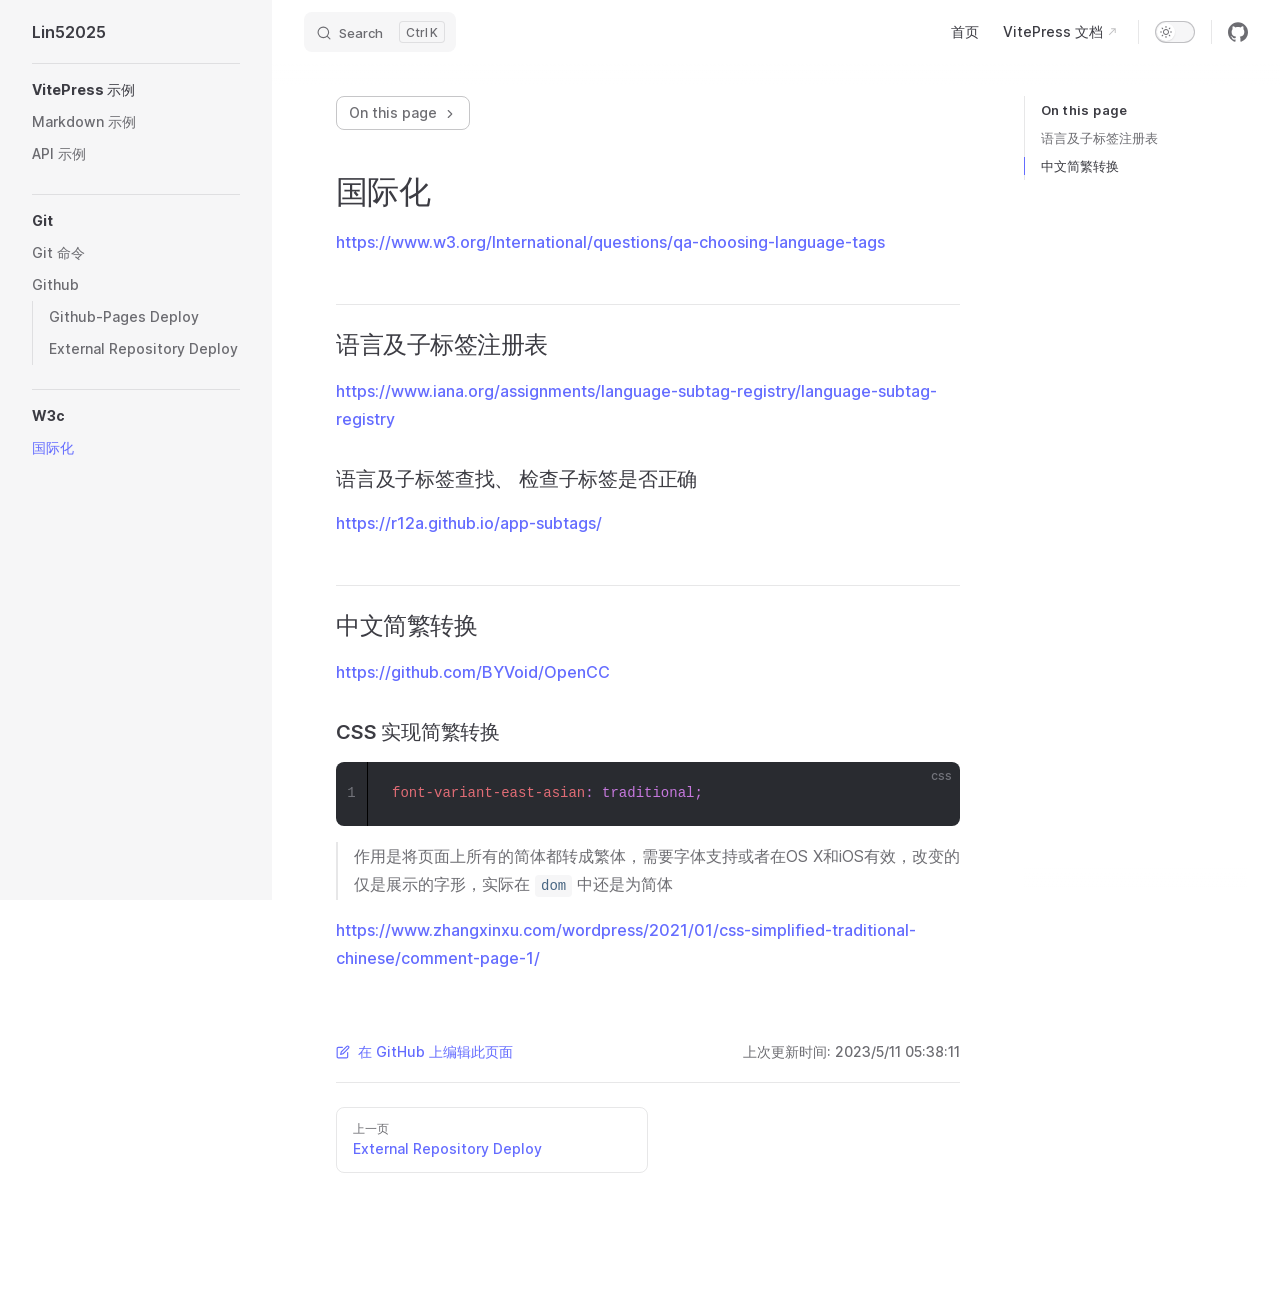
<file: vitepress/w3c/language/i18n.html>
<!DOCTYPE html>
<html lang="zh-CN" dir="ltr">
  <head>
    <meta charset="utf-8">
    <meta name="viewport" content="width=device-width,initial-scale=1">
    <title>国际化 | Lin52025</title>
    <meta name="description" content="Lin52025 Blog Site!">
    <link rel="preload stylesheet" href="/vitepress/assets/style.60c40e1f.css" as="style">
    <script type="module" src="/vitepress/assets/app.8406b510.js"></script>
    <link rel="preload" href="/vitepress/assets/inter-roman-latin.2ed14f66.woff2" as="font" type="font/woff2" crossorigin="">
  <link rel="modulepreload" href="/vitepress/assets/chunks/framework.716eacd7.js">
  <link rel="modulepreload" href="/vitepress/assets/chunks/theme.85854420.js">
  <link rel="modulepreload" href="/vitepress/assets/w3c_language_i18n.md.caef4ea9.lean.js">
  <script id="check-dark-light">(()=>{const e=localStorage.getItem("vitepress-theme-appearance")||"auto",a=window.matchMedia("(prefers-color-scheme: dark)").matches;(!e||e==="auto"?a:e==="dark")&&document.documentElement.classList.add("dark")})();</script>
  </head>
  <body>
    <div id="app"><div class="Layout" data-v-1d113308><!--[--><!--]--><!--[--><span tabindex="-1" data-v-b1e5adb7></span><a href="#VPContent" class="VPSkipLink visually-hidden" data-v-b1e5adb7> Skip to content </a><!--]--><!----><header class="VPNav" data-v-1d113308 data-v-7c10a9e2><div class="VPNavBar has-sidebar" data-v-7c10a9e2 data-v-d474159f><div class="container" data-v-d474159f><div class="title" data-v-d474159f><div class="VPNavBarTitle has-sidebar" data-v-d474159f data-v-4b4b99f1><a class="title" href="/vitepress/" data-v-4b4b99f1><!--[--><!--]--><!----><!--[-->Lin52025<!--]--><!--[--><!--]--></a></div></div><div class="content" data-v-d474159f><div class="curtain" data-v-d474159f></div><div class="content-body" data-v-d474159f><!--[--><!--]--><div class="VPNavBarSearch search" style="--vp-meta-key:&#39;Meta&#39;;" data-v-d474159f><!--[--><!----><div id="local-search"><button type="button" class="DocSearch DocSearch-Button" aria-label="Search"><span class="DocSearch-Button-Container"><svg class="DocSearch-Search-Icon" width="20" height="20" viewBox="0 0 20 20" aria-label="search icon"><path d="M14.386 14.386l4.0877 4.0877-4.0877-4.0877c-2.9418 2.9419-7.7115 2.9419-10.6533 0-2.9419-2.9418-2.9419-7.7115 0-10.6533 2.9418-2.9419 7.7115-2.9419 10.6533 0 2.9419 2.9418 2.9419 7.7115 0 10.6533z" stroke="currentColor" fill="none" fill-rule="evenodd" stroke-linecap="round" stroke-linejoin="round"></path></svg><span class="DocSearch-Button-Placeholder">Search</span></span><span class="DocSearch-Button-Keys"><kbd class="DocSearch-Button-Key"></kbd><kbd class="DocSearch-Button-Key">K</kbd></span></button></div><!--]--></div><nav aria-labelledby="main-nav-aria-label" class="VPNavBarMenu menu" data-v-d474159f data-v-492ea56d><span id="main-nav-aria-label" class="visually-hidden" data-v-492ea56d>Main Navigation</span><!--[--><!--[--><a class="VPLink link VPNavBarMenuLink" href="/vitepress/" tabindex="0" data-v-492ea56d data-v-42f218ec data-v-40bbea7a><!--[-->首页<!--]--><!----></a><!--]--><!--[--><a class="VPLink link VPNavBarMenuLink" href="https://vitepress.dev/" target="_blank" rel="noreferrer" tabindex="0" data-v-492ea56d data-v-42f218ec data-v-40bbea7a><!--[-->VitePress 文档<!--]--><svg xmlns="http://www.w3.org/2000/svg" aria-hidden="true" focusable="false" height="24px" viewbox="0 0 24 24" width="24px" class="icon" data-v-40bbea7a><path d="M0 0h24v24H0V0z" fill="none"></path><path d="M9 5v2h6.59L4 18.59 5.41 20 17 8.41V15h2V5H9z"></path></svg></a><!--]--><!--]--></nav><!----><div class="VPNavBarAppearance appearance" data-v-d474159f data-v-98566150><label title="toggle dark mode" data-v-98566150 data-v-12bb4a49><button class="VPSwitch VPSwitchAppearance" type="button" role="switch" aria-checked="false" data-v-12bb4a49 data-v-0832a754><span class="check" data-v-0832a754><span class="icon" data-v-0832a754><!--[--><svg xmlns="http://www.w3.org/2000/svg" aria-hidden="true" focusable="false" viewbox="0 0 24 24" class="sun" data-v-12bb4a49><path d="M12,18c-3.3,0-6-2.7-6-6s2.7-6,6-6s6,2.7,6,6S15.3,18,12,18zM12,8c-2.2,0-4,1.8-4,4c0,2.2,1.8,4,4,4c2.2,0,4-1.8,4-4C16,9.8,14.2,8,12,8z"></path><path d="M12,4c-0.6,0-1-0.4-1-1V1c0-0.6,0.4-1,1-1s1,0.4,1,1v2C13,3.6,12.6,4,12,4z"></path><path d="M12,24c-0.6,0-1-0.4-1-1v-2c0-0.6,0.4-1,1-1s1,0.4,1,1v2C13,23.6,12.6,24,12,24z"></path><path d="M5.6,6.6c-0.3,0-0.5-0.1-0.7-0.3L3.5,4.9c-0.4-0.4-0.4-1,0-1.4s1-0.4,1.4,0l1.4,1.4c0.4,0.4,0.4,1,0,1.4C6.2,6.5,5.9,6.6,5.6,6.6z"></path><path d="M19.8,20.8c-0.3,0-0.5-0.1-0.7-0.3l-1.4-1.4c-0.4-0.4-0.4-1,0-1.4s1-0.4,1.4,0l1.4,1.4c0.4,0.4,0.4,1,0,1.4C20.3,20.7,20,20.8,19.8,20.8z"></path><path d="M3,13H1c-0.6,0-1-0.4-1-1s0.4-1,1-1h2c0.6,0,1,0.4,1,1S3.6,13,3,13z"></path><path d="M23,13h-2c-0.6,0-1-0.4-1-1s0.4-1,1-1h2c0.6,0,1,0.4,1,1S23.6,13,23,13z"></path><path d="M4.2,20.8c-0.3,0-0.5-0.1-0.7-0.3c-0.4-0.4-0.4-1,0-1.4l1.4-1.4c0.4-0.4,1-0.4,1.4,0s0.4,1,0,1.4l-1.4,1.4C4.7,20.7,4.5,20.8,4.2,20.8z"></path><path d="M18.4,6.6c-0.3,0-0.5-0.1-0.7-0.3c-0.4-0.4-0.4-1,0-1.4l1.4-1.4c0.4-0.4,1-0.4,1.4,0s0.4,1,0,1.4l-1.4,1.4C18.9,6.5,18.6,6.6,18.4,6.6z"></path></svg><svg xmlns="http://www.w3.org/2000/svg" aria-hidden="true" focusable="false" viewbox="0 0 24 24" class="moon" data-v-12bb4a49><path d="M12.1,22c-0.3,0-0.6,0-0.9,0c-5.5-0.5-9.5-5.4-9-10.9c0.4-4.8,4.2-8.6,9-9c0.4,0,0.8,0.2,1,0.5c0.2,0.3,0.2,0.8-0.1,1.1c-2,2.7-1.4,6.4,1.3,8.4c2.1,1.6,5,1.6,7.1,0c0.3-0.2,0.7-0.3,1.1-0.1c0.3,0.2,0.5,0.6,0.5,1c-0.2,2.7-1.5,5.1-3.6,6.8C16.6,21.2,14.4,22,12.1,22zM9.3,4.4c-2.9,1-5,3.6-5.2,6.8c-0.4,4.4,2.8,8.3,7.2,8.7c2.1,0.2,4.2-0.4,5.8-1.8c1.1-0.9,1.9-2.1,2.4-3.4c-2.5,0.9-5.3,0.5-7.5-1.1C9.2,11.4,8.1,7.7,9.3,4.4z"></path></svg><!--]--></span></span></button></label></div><div class="VPSocialLinks VPNavBarSocialLinks social-links" data-v-d474159f data-v-164c457f data-v-5f80acc1><!--[--><a class="VPSocialLink" href="https://github.com/lin52025iq" aria-label="github" target="_blank" rel="noopener" data-v-5f80acc1 data-v-ac1ebd17><svg role="img" viewBox="0 0 24 24" xmlns="http://www.w3.org/2000/svg"><title>GitHub</title><path d="M12 .297c-6.63 0-12 5.373-12 12 0 5.303 3.438 9.8 8.205 11.385.6.113.82-.258.82-.577 0-.285-.01-1.04-.015-2.04-3.338.724-4.042-1.61-4.042-1.61C4.422 18.07 3.633 17.7 3.633 17.7c-1.087-.744.084-.729.084-.729 1.205.084 1.838 1.236 1.838 1.236 1.07 1.835 2.809 1.305 3.495.998.108-.776.417-1.305.76-1.605-2.665-.3-5.466-1.332-5.466-5.93 0-1.31.465-2.38 1.235-3.22-.135-.303-.54-1.523.105-3.176 0 0 1.005-.322 3.3 1.23.96-.267 1.98-.399 3-.405 1.02.006 2.04.138 3 .405 2.28-1.552 3.285-1.23 3.285-1.23.645 1.653.24 2.873.12 3.176.765.84 1.23 1.91 1.23 3.22 0 4.61-2.805 5.625-5.475 5.92.42.36.81 1.096.81 2.22 0 1.606-.015 2.896-.015 3.286 0 .315.21.69.825.57C20.565 22.092 24 17.592 24 12.297c0-6.627-5.373-12-12-12"/></svg></a><!--]--></div><div class="VPFlyout VPNavBarExtra extra" data-v-d474159f data-v-608cba8b data-v-e4ec5600><button type="button" class="button" aria-haspopup="true" aria-expanded="false" aria-label="extra navigation" data-v-e4ec5600><svg xmlns="http://www.w3.org/2000/svg" aria-hidden="true" focusable="false" viewbox="0 0 24 24" class="icon" data-v-e4ec5600><circle cx="12" cy="12" r="2"></circle><circle cx="19" cy="12" r="2"></circle><circle cx="5" cy="12" r="2"></circle></svg></button><div class="menu" data-v-e4ec5600><div class="VPMenu" data-v-e4ec5600 data-v-97491713><!----><!--[--><!--[--><!----><div class="group" data-v-608cba8b><div class="item appearance" data-v-608cba8b><p class="label" data-v-608cba8b>Appearance</p><div class="appearance-action" data-v-608cba8b><label title="toggle dark mode" data-v-608cba8b data-v-12bb4a49><button class="VPSwitch VPSwitchAppearance" type="button" role="switch" aria-checked="false" data-v-12bb4a49 data-v-0832a754><span class="check" data-v-0832a754><span class="icon" data-v-0832a754><!--[--><svg xmlns="http://www.w3.org/2000/svg" aria-hidden="true" focusable="false" viewbox="0 0 24 24" class="sun" data-v-12bb4a49><path d="M12,18c-3.3,0-6-2.7-6-6s2.7-6,6-6s6,2.7,6,6S15.3,18,12,18zM12,8c-2.2,0-4,1.8-4,4c0,2.2,1.8,4,4,4c2.2,0,4-1.8,4-4C16,9.8,14.2,8,12,8z"></path><path d="M12,4c-0.6,0-1-0.4-1-1V1c0-0.6,0.4-1,1-1s1,0.4,1,1v2C13,3.6,12.6,4,12,4z"></path><path d="M12,24c-0.6,0-1-0.4-1-1v-2c0-0.6,0.4-1,1-1s1,0.4,1,1v2C13,23.6,12.6,24,12,24z"></path><path d="M5.6,6.6c-0.3,0-0.5-0.1-0.7-0.3L3.5,4.9c-0.4-0.4-0.4-1,0-1.4s1-0.4,1.4,0l1.4,1.4c0.4,0.4,0.4,1,0,1.4C6.2,6.5,5.9,6.6,5.6,6.6z"></path><path d="M19.8,20.8c-0.3,0-0.5-0.1-0.7-0.3l-1.4-1.4c-0.4-0.4-0.4-1,0-1.4s1-0.4,1.4,0l1.4,1.4c0.4,0.4,0.4,1,0,1.4C20.3,20.7,20,20.8,19.8,20.8z"></path><path d="M3,13H1c-0.6,0-1-0.4-1-1s0.4-1,1-1h2c0.6,0,1,0.4,1,1S3.6,13,3,13z"></path><path d="M23,13h-2c-0.6,0-1-0.4-1-1s0.4-1,1-1h2c0.6,0,1,0.4,1,1S23.6,13,23,13z"></path><path d="M4.2,20.8c-0.3,0-0.5-0.1-0.7-0.3c-0.4-0.4-0.4-1,0-1.4l1.4-1.4c0.4-0.4,1-0.4,1.4,0s0.4,1,0,1.4l-1.4,1.4C4.7,20.7,4.5,20.8,4.2,20.8z"></path><path d="M18.4,6.6c-0.3,0-0.5-0.1-0.7-0.3c-0.4-0.4-0.4-1,0-1.4l1.4-1.4c0.4-0.4,1-0.4,1.4,0s0.4,1,0,1.4l-1.4,1.4C18.9,6.5,18.6,6.6,18.4,6.6z"></path></svg><svg xmlns="http://www.w3.org/2000/svg" aria-hidden="true" focusable="false" viewbox="0 0 24 24" class="moon" data-v-12bb4a49><path d="M12.1,22c-0.3,0-0.6,0-0.9,0c-5.5-0.5-9.5-5.4-9-10.9c0.4-4.8,4.2-8.6,9-9c0.4,0,0.8,0.2,1,0.5c0.2,0.3,0.2,0.8-0.1,1.1c-2,2.7-1.4,6.4,1.3,8.4c2.1,1.6,5,1.6,7.1,0c0.3-0.2,0.7-0.3,1.1-0.1c0.3,0.2,0.5,0.6,0.5,1c-0.2,2.7-1.5,5.1-3.6,6.8C16.6,21.2,14.4,22,12.1,22zM9.3,4.4c-2.9,1-5,3.6-5.2,6.8c-0.4,4.4,2.8,8.3,7.2,8.7c2.1,0.2,4.2-0.4,5.8-1.8c1.1-0.9,1.9-2.1,2.4-3.4c-2.5,0.9-5.3,0.5-7.5-1.1C9.2,11.4,8.1,7.7,9.3,4.4z"></path></svg><!--]--></span></span></button></label></div></div></div><div class="group" data-v-608cba8b><div class="item social-links" data-v-608cba8b><div class="VPSocialLinks social-links-list" data-v-608cba8b data-v-5f80acc1><!--[--><a class="VPSocialLink" href="https://github.com/lin52025iq" aria-label="github" target="_blank" rel="noopener" data-v-5f80acc1 data-v-ac1ebd17><svg role="img" viewBox="0 0 24 24" xmlns="http://www.w3.org/2000/svg"><title>GitHub</title><path d="M12 .297c-6.63 0-12 5.373-12 12 0 5.303 3.438 9.8 8.205 11.385.6.113.82-.258.82-.577 0-.285-.01-1.04-.015-2.04-3.338.724-4.042-1.61-4.042-1.61C4.422 18.07 3.633 17.7 3.633 17.7c-1.087-.744.084-.729.084-.729 1.205.084 1.838 1.236 1.838 1.236 1.07 1.835 2.809 1.305 3.495.998.108-.776.417-1.305.76-1.605-2.665-.3-5.466-1.332-5.466-5.93 0-1.31.465-2.38 1.235-3.22-.135-.303-.54-1.523.105-3.176 0 0 1.005-.322 3.3 1.23.96-.267 1.98-.399 3-.405 1.02.006 2.04.138 3 .405 2.28-1.552 3.285-1.23 3.285-1.23.645 1.653.24 2.873.12 3.176.765.84 1.23 1.91 1.23 3.22 0 4.61-2.805 5.625-5.475 5.92.42.36.81 1.096.81 2.22 0 1.606-.015 2.896-.015 3.286 0 .315.21.69.825.57C20.565 22.092 24 17.592 24 12.297c0-6.627-5.373-12-12-12"/></svg></a><!--]--></div></div></div><!--]--><!--]--></div></div></div><!--[--><!--]--><button type="button" class="VPNavBarHamburger hamburger" aria-label="mobile navigation" aria-expanded="false" aria-controls="VPNavScreen" data-v-d474159f data-v-5dea55bf><span class="container" data-v-5dea55bf><span class="top" data-v-5dea55bf></span><span class="middle" data-v-5dea55bf></span><span class="bottom" data-v-5dea55bf></span></span></button></div></div></div></div><!----></header><div class="VPLocalNav" data-v-1d113308 data-v-68fce447><button class="menu" aria-expanded="false" aria-controls="VPSidebarNav" data-v-68fce447><svg xmlns="http://www.w3.org/2000/svg" aria-hidden="true" focusable="false" viewbox="0 0 24 24" class="menu-icon" data-v-68fce447><path d="M17,11H3c-0.6,0-1-0.4-1-1s0.4-1,1-1h14c0.6,0,1,0.4,1,1S17.6,11,17,11z"></path><path d="M21,7H3C2.4,7,2,6.6,2,6s0.4-1,1-1h18c0.6,0,1,0.4,1,1S21.6,7,21,7z"></path><path d="M21,15H3c-0.6,0-1-0.4-1-1s0.4-1,1-1h18c0.6,0,1,0.4,1,1S21.6,15,21,15z"></path><path d="M17,19H3c-0.6,0-1-0.4-1-1s0.4-1,1-1h14c0.6,0,1,0.4,1,1S17.6,19,17,19z"></path></svg><span class="menu-text" data-v-68fce447>Menu</span></button><div class="VPLocalNavOutlineDropdown" style="--vp-vh:0px;" data-v-68fce447 data-v-7526cab1><button data-v-7526cab1>Return to top</button><!----></div></div><aside class="VPSidebar" data-v-1d113308 data-v-51eb5e05><div class="curtain" data-v-51eb5e05></div><nav class="nav" id="VPSidebarNav" aria-labelledby="sidebar-aria-label" tabindex="-1" data-v-51eb5e05><span class="visually-hidden" id="sidebar-aria-label" data-v-51eb5e05> Sidebar Navigation </span><!--[--><!--]--><!--[--><div class="group" data-v-51eb5e05><section class="VPSidebarItem level-0" data-v-51eb5e05 data-v-9a82e1d6><div class="item" role="button" tabindex="0" data-v-9a82e1d6><div class="indicator" data-v-9a82e1d6></div><h2 class="text" data-v-9a82e1d6>VitePress 示例</h2><!----></div><div class="items" data-v-9a82e1d6><!--[--><div class="VPSidebarItem level-1 is-link" data-v-9a82e1d6 data-v-9a82e1d6><div class="item" data-v-9a82e1d6><div class="indicator" data-v-9a82e1d6></div><a class="VPLink link link" href="/vitepress/example/markdown-examples" data-v-9a82e1d6 data-v-40bbea7a><!--[--><p class="text" data-v-9a82e1d6>Markdown 示例</p><!--]--><!----></a><!----></div><!----></div><div class="VPSidebarItem level-1 is-link" data-v-9a82e1d6 data-v-9a82e1d6><div class="item" data-v-9a82e1d6><div class="indicator" data-v-9a82e1d6></div><a class="VPLink link link" href="/vitepress/example/api-examples" data-v-9a82e1d6 data-v-40bbea7a><!--[--><p class="text" data-v-9a82e1d6>API 示例</p><!--]--><!----></a><!----></div><!----></div><!--]--></div></section></div><div class="group" data-v-51eb5e05><section class="VPSidebarItem level-0" data-v-51eb5e05 data-v-9a82e1d6><div class="item" role="button" tabindex="0" data-v-9a82e1d6><div class="indicator" data-v-9a82e1d6></div><h2 class="text" data-v-9a82e1d6>Git</h2><!----></div><div class="items" data-v-9a82e1d6><!--[--><div class="VPSidebarItem level-1 is-link" data-v-9a82e1d6 data-v-9a82e1d6><div class="item" data-v-9a82e1d6><div class="indicator" data-v-9a82e1d6></div><a class="VPLink link link" href="/vitepress/git/git-command" data-v-9a82e1d6 data-v-40bbea7a><!--[--><p class="text" data-v-9a82e1d6>Git 命令</p><!--]--><!----></a><!----></div><!----></div><section class="VPSidebarItem level-1" data-v-9a82e1d6 data-v-9a82e1d6><div class="item" role="button" tabindex="0" data-v-9a82e1d6><div class="indicator" data-v-9a82e1d6></div><h3 class="text" data-v-9a82e1d6>Github</h3><!----></div><div class="items" data-v-9a82e1d6><!--[--><div class="VPSidebarItem level-2 is-link" data-v-9a82e1d6 data-v-9a82e1d6><div class="item" data-v-9a82e1d6><div class="indicator" data-v-9a82e1d6></div><a class="VPLink link link" href="/vitepress/git/github/deploy" data-v-9a82e1d6 data-v-40bbea7a><!--[--><p class="text" data-v-9a82e1d6>Github-Pages Deploy</p><!--]--><!----></a><!----></div><!----></div><div class="VPSidebarItem level-2 is-link" data-v-9a82e1d6 data-v-9a82e1d6><div class="item" data-v-9a82e1d6><div class="indicator" data-v-9a82e1d6></div><a class="VPLink link link" href="/vitepress/git/github/external-repository-deploy" data-v-9a82e1d6 data-v-40bbea7a><!--[--><p class="text" data-v-9a82e1d6>External Repository Deploy</p><!--]--><!----></a><!----></div><!----></div><!--]--></div></section><!--]--></div></section></div><div class="group" data-v-51eb5e05><section class="VPSidebarItem level-0 has-active" data-v-51eb5e05 data-v-9a82e1d6><div class="item" role="button" tabindex="0" data-v-9a82e1d6><div class="indicator" data-v-9a82e1d6></div><h2 class="text" data-v-9a82e1d6>W3c</h2><!----></div><div class="items" data-v-9a82e1d6><!--[--><div class="VPSidebarItem level-1 is-link is-active has-active" data-v-9a82e1d6 data-v-9a82e1d6><div class="item" data-v-9a82e1d6><div class="indicator" data-v-9a82e1d6></div><a class="VPLink link link" href="/vitepress/w3c/language/i18n" data-v-9a82e1d6 data-v-40bbea7a><!--[--><p class="text" data-v-9a82e1d6>国际化</p><!--]--><!----></a><!----></div><!----></div><!--]--></div></section></div><!--]--><!--[--><!--]--></nav></aside><div class="VPContent has-sidebar" id="VPContent" data-v-1d113308 data-v-9d78bab4><div class="VPDoc has-sidebar has-aside" data-v-9d78bab4 data-v-39b3cdb2><!--[--><!--]--><div class="container" data-v-39b3cdb2><div class="aside" data-v-39b3cdb2><div class="aside-curtain" data-v-39b3cdb2></div><div class="aside-container" data-v-39b3cdb2><div class="aside-content" data-v-39b3cdb2><div class="VPDocAside" data-v-39b3cdb2 data-v-6d7b3c46><!--[--><!--]--><!--[--><!--]--><div class="VPDocAsideOutline" data-v-6d7b3c46 data-v-9bb6ddc9><div class="content" data-v-9bb6ddc9><div class="outline-marker" data-v-9bb6ddc9></div><div class="outline-title" data-v-9bb6ddc9>On this page</div><nav aria-labelledby="doc-outline-aria-label" data-v-9bb6ddc9><span class="visually-hidden" id="doc-outline-aria-label" data-v-9bb6ddc9> Table of Contents for current page </span><ul class="root" data-v-9bb6ddc9 data-v-c8abb991><!--[--><!--]--></ul></nav></div></div><!--[--><!--]--><div class="spacer" data-v-6d7b3c46></div><!--[--><!--]--><!----><!--[--><!--]--><!--[--><!--]--></div></div></div></div><div class="content" data-v-39b3cdb2><div class="content-container" data-v-39b3cdb2><!--[--><!--]--><!----><main class="main" data-v-39b3cdb2><div style="position:relative;" class="vp-doc _vitepress_w3c_language_i18n" data-v-39b3cdb2><div><h1 id="国际化" tabindex="-1">国际化 <a class="header-anchor" href="#国际化" aria-label="Permalink to &quot;国际化&quot;">​</a></h1><p><a href="https://www.w3.org/International/questions/qa-choosing-language-tags" target="_blank" rel="noreferrer">https://www.w3.org/International/questions/qa-choosing-language-tags</a></p><h2 id="语言及子标签注册表" tabindex="-1">语言及子标签注册表 <a class="header-anchor" href="#语言及子标签注册表" aria-label="Permalink to &quot;语言及子标签注册表&quot;">​</a></h2><p><a href="https://www.iana.org/assignments/language-subtag-registry/language-subtag-registry" target="_blank" rel="noreferrer">https://www.iana.org/assignments/language-subtag-registry/language-subtag-registry</a></p><h3 id="语言及子标签查找、-检查子标签是否正确" tabindex="-1">语言及子标签查找、 检查子标签是否正确 <a class="header-anchor" href="#语言及子标签查找、-检查子标签是否正确" aria-label="Permalink to &quot;语言及子标签查找、 检查子标签是否正确&quot;">​</a></h3><p><a href="https://r12a.github.io/app-subtags/" target="_blank" rel="noreferrer">https://r12a.github.io/app-subtags/</a></p><h2 id="中文简繁转换" tabindex="-1">中文简繁转换 <a class="header-anchor" href="#中文简繁转换" aria-label="Permalink to &quot;中文简繁转换&quot;">​</a></h2><p><a href="https://github.com/BYVoid/OpenCC" target="_blank" rel="noreferrer">https://github.com/BYVoid/OpenCC</a></p><h3 id="css-实现简繁转换" tabindex="-1">CSS 实现简繁转换 <a class="header-anchor" href="#css-实现简繁转换" aria-label="Permalink to &quot;CSS 实现简繁转换&quot;">​</a></h3><div class="language-css line-numbers-mode"><button title="Copy Code" class="copy"></button><span class="lang">css</span><pre class="shiki one-dark-pro"><code><span class="line"><span style="color:#E06C75;">font-variant-east-asian</span><span style="color:#C678DD;">: traditional;</span></span></code></pre><div class="line-numbers-wrapper" aria-hidden="true"><span class="line-number">1</span><br></div></div><blockquote><p>作用是将页面上所有的简体都转成繁体，需要字体支持或者在OS X和iOS有效，改变的仅是展示的字形，实际在 <code>dom</code> 中还是为简体</p></blockquote><p><a href="https://www.zhangxinxu.com/wordpress/2021/01/css-simplified-traditional-chinese/comment-page-1/" target="_blank" rel="noreferrer">https://www.zhangxinxu.com/wordpress/2021/01/css-simplified-traditional-chinese/comment-page-1/</a></p></div></div></main><footer class="VPDocFooter" data-v-39b3cdb2 data-v-10d8714f><!--[--><!--]--><div class="edit-info" data-v-10d8714f><div class="edit-link" data-v-10d8714f><a class="VPLink link edit-link-button" href="https://github.com/lin52025i/lin52025-vitepress/tree/master/docs/src/w3c/language/i18n.md" target="_blank" rel="noreferrer" data-v-10d8714f data-v-40bbea7a><!--[--><svg xmlns="http://www.w3.org/2000/svg" viewbox="0 0 24 24" class="edit-link-icon" aria-label="edit icon" data-v-10d8714f><path d="M18,23H4c-1.7,0-3-1.3-3-3V6c0-1.7,1.3-3,3-3h7c0.6,0,1,0.4,1,1s-0.4,1-1,1H4C3.4,5,3,5.4,3,6v14c0,0.6,0.4,1,1,1h14c0.6,0,1-0.4,1-1v-7c0-0.6,0.4-1,1-1s1,0.4,1,1v7C21,21.7,19.7,23,18,23z"></path><path d="M8,17c-0.3,0-0.5-0.1-0.7-0.3C7,16.5,6.9,16.1,7,15.8l1-4c0-0.2,0.1-0.3,0.3-0.5l9.5-9.5c1.2-1.2,3.2-1.2,4.4,0c1.2,1.2,1.2,3.2,0,4.4l-9.5,9.5c-0.1,0.1-0.3,0.2-0.5,0.3l-4,1C8.2,17,8.1,17,8,17zM9.9,12.5l-0.5,2.1l2.1-0.5l9.3-9.3c0.4-0.4,0.4-1.1,0-1.6c-0.4-0.4-1.2-0.4-1.6,0l0,0L9.9,12.5z M18.5,2.5L18.5,2.5L18.5,2.5z"></path></svg> 在 GitHub 上编辑此页面<!--]--><!----></a></div><div class="last-updated" data-v-10d8714f><p class="VPLastUpdated" data-v-10d8714f data-v-f84fa165>上次更新时间: <time datetime="2023-05-11T05:38:11.000Z" data-v-f84fa165></time></p></div></div><div class="prev-next" data-v-10d8714f><div class="pager" data-v-10d8714f><a class="pager-link prev" href="/vitepress/git/github/external-repository-deploy" data-v-10d8714f><span class="desc" data-v-10d8714f>上一页</span><span class="title" data-v-10d8714f>External Repository Deploy</span></a></div><div class="has-prev pager" data-v-10d8714f><!----></div></div></footer><!--[--><!--]--></div></div></div><!--[--><!--]--></div></div><footer class="VPFooter has-sidebar" data-v-1d113308 data-v-c7eeb802><div class="container" data-v-c7eeb802><p class="message" data-v-c7eeb802>Released under the MIT License.</p><p class="copyright" data-v-c7eeb802>Copyright © 2023-present Lin52025</p></div></footer><!--[--><!--]--></div></div>
    <script>__VP_HASH_MAP__ = JSON.parse("{\"example_api-examples.md\":\"3dab5ca7\",\"front_notes.md\":\"3304ba35\",\"git_github_deploy.md\":\"db1b79ad\",\"git_github_external-repository-deploy.md\":\"a7eaef83\",\"index.md\":\"6f04a946\",\"notes_notes.md\":\"ecb5f337\",\"git_ssh_ssh-config.md\":\"9d3b9fa7\",\"python_conda.md\":\"7510d99c\",\"w3c_language_i18n.md\":\"caef4ea9\",\"example_markdown-examples.md\":\"0696618f\",\"rust_rust.md\":\"29d9d939\",\"example_component-demo.md\":\"98131380\",\"git_git-command.md\":\"4fe7bb0e\"}")
__VP_SITE_DATA__ = JSON.parse("{\"lang\":\"zh-CN\",\"dir\":\"ltr\",\"title\":\"Lin52025\",\"description\":\"Lin52025 Blog Site!\",\"base\":\"/vitepress/\",\"head\":[],\"appearance\":true,\"themeConfig\":{\"nav\":[{\"text\":\"首页\",\"link\":\"/\"},{\"text\":\"VitePress 文档\",\"link\":\"https://vitepress.dev/\"}],\"sidebar\":[{\"text\":\"VitePress 示例\",\"items\":[{\"text\":\"Markdown 示例\",\"link\":\"/example/markdown-examples\"},{\"text\":\"API 示例\",\"link\":\"/example/api-examples\"}]},{\"text\":\"Git\",\"items\":[{\"text\":\"Git 命令\",\"link\":\"/git/git-command\"},{\"text\":\"Github\",\"items\":[{\"text\":\"Github-Pages Deploy\",\"link\":\"/git/github/deploy\"},{\"text\":\"External Repository Deploy\",\"link\":\"/git/github/external-repository-deploy\"}]}]},{\"text\":\"W3c\",\"items\":[{\"text\":\"国际化\",\"link\":\"/w3c/language/i18n\"}]}],\"search\":{\"provider\":\"local\",\"options\":{\"locales\":{\"zh\":{\"translations\":{\"button\":{\"buttonText\":\"搜索文档\",\"buttonAriaLabel\":\"搜索文档\"},\"modal\":{\"noResultsText\":\"无法找到相关结果\",\"resetButtonTitle\":\"清除查询条件\",\"footer\":{\"selectText\":\"选择\",\"navigateText\":\"切换\"}}}}}}},\"editLink\":{\"pattern\":\"https://github.com/lin52025i/lin52025-vitepress/tree/master/docs/src/:path\",\"text\":\"在 GitHub 上编辑此页面\"},\"socialLinks\":[{\"icon\":\"github\",\"link\":\"https://github.com/lin52025iq\"}],\"footer\":{\"message\":\"Released under the MIT License.\",\"copyright\":\"Copyright © 2023-present Lin52025\"},\"docFooter\":{\"prev\":\"上一页\",\"next\":\"下一页\"},\"lastUpdatedText\":\"上次更新时间\"},\"locales\":{},\"scrollOffset\":90,\"cleanUrls\":true}")</script>
    
  </body>
</html>
</file>
<file: react-vite-template/assets/index-82c903e2.css>
@charset "UTF-8";#app{width:100%;height:100%}/*! normalize.css v8.0.1 | MIT License | github.com/necolas/normalize.css */html{line-height:1.15;-webkit-text-size-adjust:100%}body{margin:0}main{display:block}h1{font-size:2em;margin:.67em 0}hr{box-sizing:content-box;height:0;overflow:visible}pre{font-family:monospace,monospace;font-size:1em}a{background-color:transparent}abbr[title]{border-bottom:none;text-decoration:underline;text-decoration:underline dotted}b,strong{font-weight:bolder}code,kbd,samp{font-family:monospace,monospace;font-size:1em}small{font-size:80%}sub,sup{font-size:75%;line-height:0;position:relative;vertical-align:baseline}sub{bottom:-.25em}sup{top:-.5em}img{border-style:none}button,input,optgroup,select,textarea{font-family:inherit;font-size:100%;line-height:1.15;margin:0}button,input{overflow:visible}button,select{text-transform:none}button,[type=button],[type=reset],[type=submit]{-webkit-appearance:button}button::-moz-focus-inner,[type=button]::-moz-focus-inner,[type=reset]::-moz-focus-inner,[type=submit]::-moz-focus-inner{border-style:none;padding:0}button:-moz-focusring,[type=button]:-moz-focusring,[type=reset]:-moz-focusring,[type=submit]:-moz-focusring{outline:.00694rem dotted ButtonText}fieldset{padding:.35em .75em .625em}legend{box-sizing:border-box;color:inherit;display:table;max-width:100%;padding:0;white-space:normal}progress{vertical-align:baseline}textarea{overflow:auto}[type=checkbox],[type=radio]{box-sizing:border-box;padding:0}[type=number]::-webkit-inner-spin-button,[type=number]::-webkit-outer-spin-button{height:auto}[type=search]{-webkit-appearance:textfield;outline-offset:-.01389rem}[type=search]::-webkit-search-decoration{-webkit-appearance:none}::-webkit-file-upload-button{-webkit-appearance:button;font:inherit}details{display:block}summary{display:list-item}template{display:none}[hidden]{display:none}:root{font-family:PingFang SC,Helvetica Neue,Helvetica,Hiragino Sans GB,Microsoft YaHei,微软雅黑,Arial,sans-serif;line-height:1.15;font-weight:400;font-synthesis:none;text-rendering:optimizeLegibility;-webkit-font-smoothing:antialiased;-moz-osx-font-smoothing:grayscale;-webkit-text-size-adjust:100%;box-sizing:border-box;overflow-x:overlay;overflow-y:auto}*,:before,:after{--un-rotate:0;--un-rotate-x:0;--un-rotate-y:0;--un-rotate-z:0;--un-scale-x:1;--un-scale-y:1;--un-scale-z:1;--un-skew-x:0;--un-skew-y:0;--un-translate-x:0;--un-translate-y:0;--un-translate-z:0;--un-pan-x: ;--un-pan-y: ;--un-pinch-zoom: ;--un-scroll-snap-strictness:proximity;--un-ordinal: ;--un-slashed-zero: ;--un-numeric-figure: ;--un-numeric-spacing: ;--un-numeric-fraction: ;--un-border-spacing-x:0;--un-border-spacing-y:0;--un-ring-offset-shadow:0 0 rgba(0,0,0,0);--un-ring-shadow:0 0 rgba(0,0,0,0);--un-shadow-inset: ;--un-shadow:0 0 rgba(0,0,0,0);--un-ring-inset: ;--un-ring-offset-width:0;--un-ring-offset-color:#fff;--un-ring-width:0;--un-ring-color:rgba(147,197,253,.5);--un-blur: ;--un-brightness: ;--un-contrast: ;--un-drop-shadow: ;--un-grayscale: ;--un-hue-rotate: ;--un-invert: ;--un-saturate: ;--un-sepia: ;--un-backdrop-blur: ;--un-backdrop-brightness: ;--un-backdrop-contrast: ;--un-backdrop-grayscale: ;--un-backdrop-hue-rotate: ;--un-backdrop-invert: ;--un-backdrop-opacity: ;--un-backdrop-saturate: ;--un-backdrop-sepia: }::backdrop{--un-rotate:0;--un-rotate-x:0;--un-rotate-y:0;--un-rotate-z:0;--un-scale-x:1;--un-scale-y:1;--un-scale-z:1;--un-skew-x:0;--un-skew-y:0;--un-translate-x:0;--un-translate-y:0;--un-translate-z:0;--un-pan-x: ;--un-pan-y: ;--un-pinch-zoom: ;--un-scroll-snap-strictness:proximity;--un-ordinal: ;--un-slashed-zero: ;--un-numeric-figure: ;--un-numeric-spacing: ;--un-numeric-fraction: ;--un-border-spacing-x:0;--un-border-spacing-y:0;--un-ring-offset-shadow:0 0 rgba(0,0,0,0);--un-ring-shadow:0 0 rgba(0,0,0,0);--un-shadow-inset: ;--un-shadow:0 0 rgba(0,0,0,0);--un-ring-inset: ;--un-ring-offset-width:0;--un-ring-offset-color:#fff;--un-ring-width:0;--un-ring-color:rgba(147,197,253,.5);--un-blur: ;--un-brightness: ;--un-contrast: ;--un-drop-shadow: ;--un-grayscale: ;--un-hue-rotate: ;--un-invert: ;--un-saturate: ;--un-sepia: ;--un-backdrop-blur: ;--un-backdrop-brightness: ;--un-backdrop-contrast: ;--un-backdrop-grayscale: ;--un-backdrop-hue-rotate: ;--un-backdrop-invert: ;--un-backdrop-opacity: ;--un-backdrop-saturate: ;--un-backdrop-sepia: }
</file>
